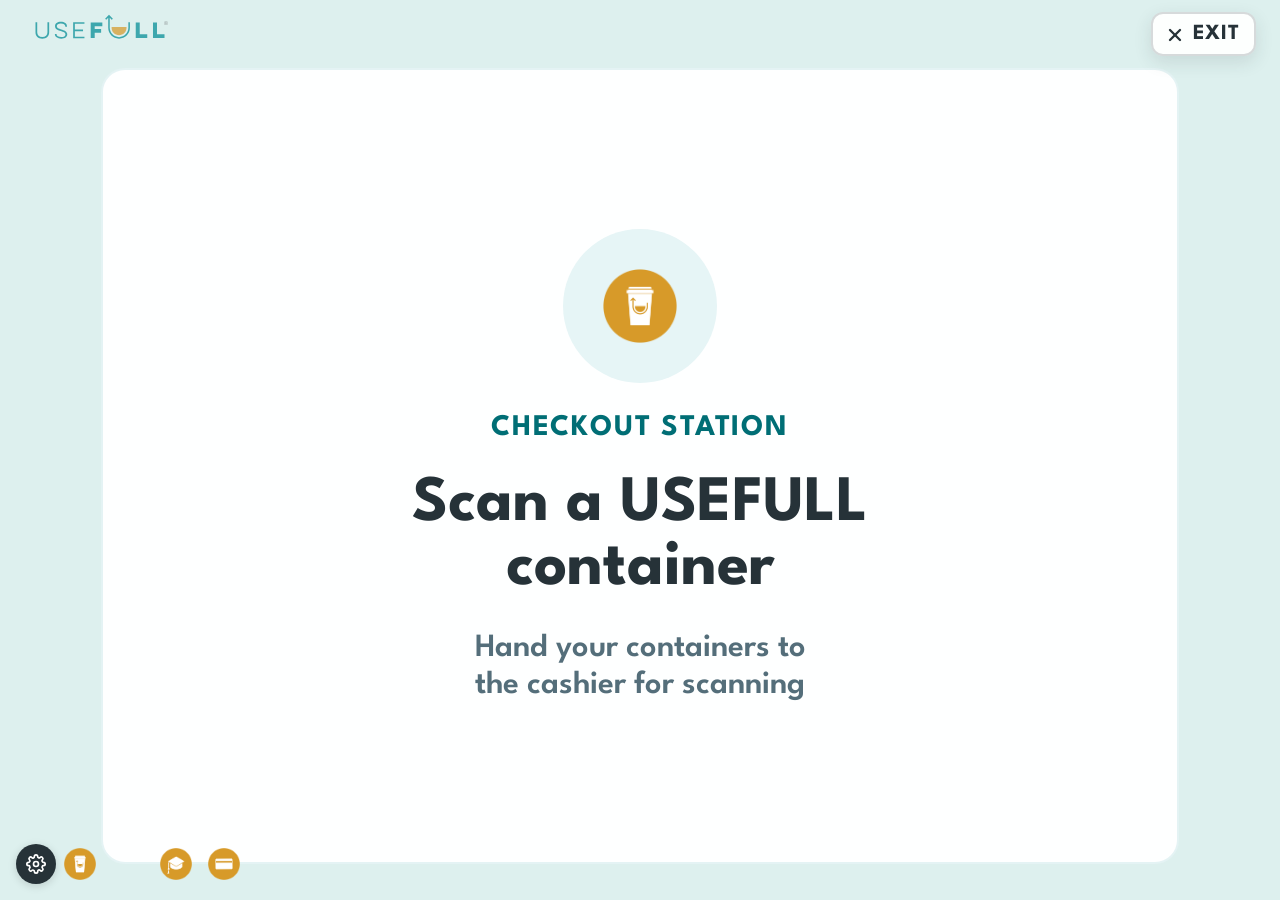
<file: index.html>
<!doctype html>
<html lang="en">
<head>
  <meta charset="utf-8" />
  <meta http-equiv="refresh" content="0;url=v4.html" />
  <title>Redirecting...</title>
  <script>
    window.location.replace('v4.html' + window.location.search + window.location.hash);
  </script>
</head>
<body>
  <a href="v4.html">Open V4</a>
  <a href="v3.html">Open V3</a>
</body>
</html>
</file>
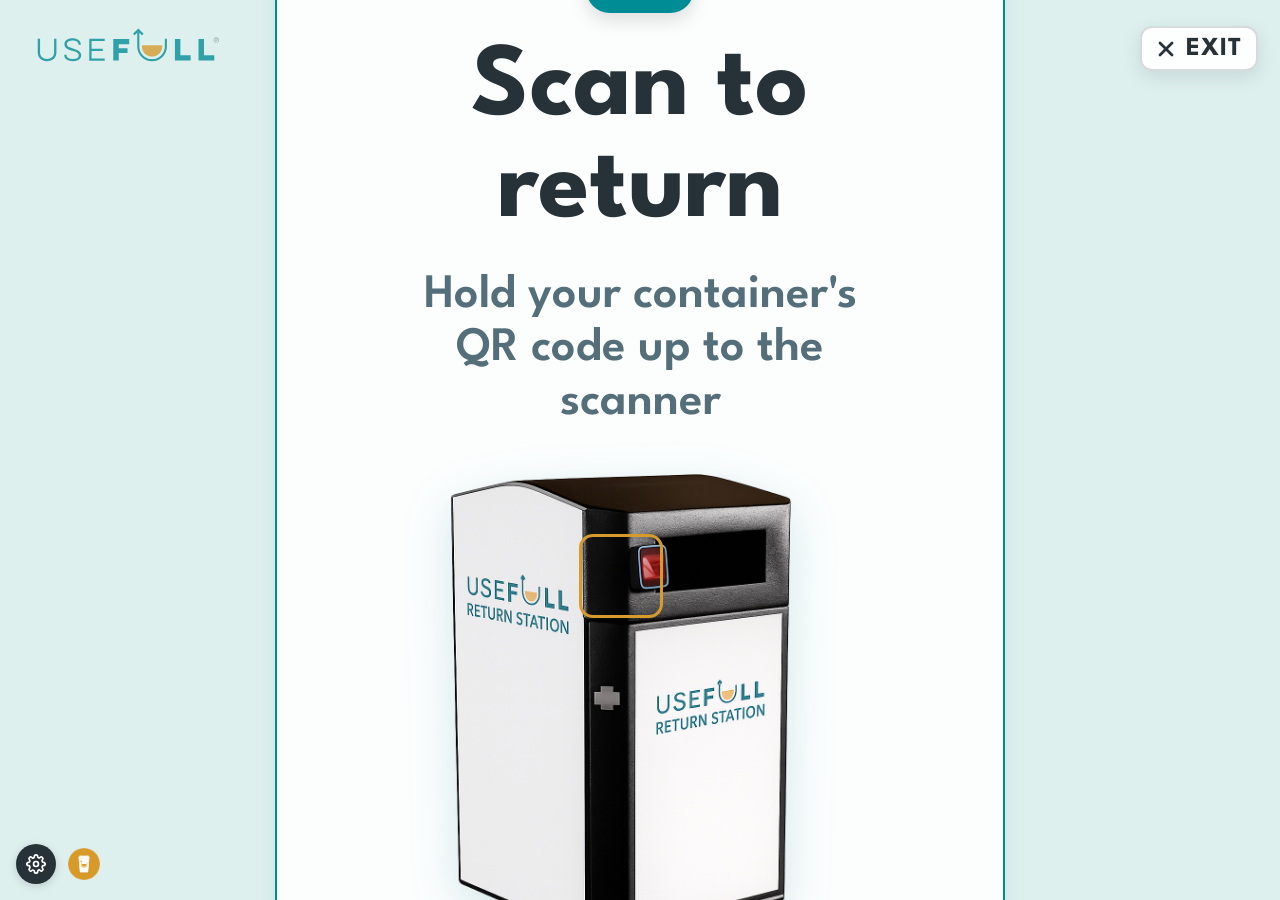
<file: return-station/index.html>
<!doctype html>
<html lang="en">
<head>
  <meta charset="utf-8" />
  <meta name="viewport" content="width=device-width, initial-scale=1, viewport-fit=cover, user-scalable=no" />
  <title>USEFULL Return Station</title>
  <meta name="theme-color" content="#DDF0EE" />
  <meta name="apple-mobile-web-app-capable" content="yes" />
  <meta name="mobile-web-app-capable" content="yes" />
  <meta name="apple-mobile-web-app-status-bar-style" content="black-translucent" />
  <meta name="apple-mobile-web-app-title" content="USEFULL Return" />
  <link rel="manifest" href="manifest.webmanifest" />
  <link rel="icon" type="image/png" href="../images/USEFULL-icons/icon-192.png" />
  <link rel="apple-touch-icon" href="../images/USEFULL-icons/icon-180.png" />
  <link rel="preconnect" href="https://fonts.googleapis.com" />
  <link rel="preconnect" href="https://fonts.gstatic.com" crossorigin />
  <link href="https://fonts.googleapis.com/css2?family=League+Spartan:wght@400;600;700&display=swap" rel="stylesheet" />
  <style>
    *, *::before, *::after { box-sizing: border-box; margin: 0; padding: 0; }

    /* Proxima Nova — body/UI font (replaces Roboto). Headings stay League Spartan. */
    @font-face {
      font-family: 'Proxima Nova';
      src: url('../fonts/Proxima-Nova-Font-Family/ProximaNova-Regular.ttf') format('truetype');
      font-weight: 400; font-style: normal; font-display: swap;
    }
    @font-face {
      font-family: 'Proxima Nova';
      src: url('../fonts/Proxima-Nova-Font-Family/ProximaNova-Medium.ttf') format('truetype');
      font-weight: 500; font-style: normal; font-display: swap;
    }
    @font-face {
      font-family: 'Proxima Nova';
      src: url('../fonts/Proxima-Nova-Font-Family/ProximaNova-Semibold.ttf') format('truetype');
      font-weight: 600; font-style: normal; font-display: swap;
    }
    @font-face {
      font-family: 'Proxima Nova';
      src: url('../fonts/Proxima-Nova-Font-Family/ProximaNova-Bold.ttf') format('truetype');
      font-weight: 700; font-style: normal; font-display: swap;
    }

    :root {
      --teal: #008C95;
      --golden: #D69A2D;
      --golden-light: #FBF1DC;
      --teal-dark: #006E75;
      --teal-light: #E6F5F6;
      --foam: #DDF0EE;
      --wave: #8FCCC8;
      --green: #2E7D32;
      --green-light: #E8F5E9;
      --slate: #263238;
      --slate-light: #546E7A;
      --gray-300: #D0D8DB;
      --white: #FFFFFF;
      --radius: 14px;
      --shadow-lg: 0 2px 12px rgba(0,0,0,0.10);
    }

    html, body {
      width: 100%;
      height: 100%;
      overflow: hidden;
      font-family: 'Proxima Nova', system-ui, sans-serif;
      color: var(--slate);
      -webkit-user-select: none;
      user-select: none;
      -webkit-tap-highlight-color: transparent;
    }

    /* ════════════════════════════════════════════════
       Portrait device frame (Galaxy Tab A9, 800×1340).
       Add ?bare=1 (or body.bare) to drop the frame and
       run edge-to-edge on the real tablet.
       ════════════════════════════════════════════════ */
    .device-mount {
      position: fixed;
      inset: 0;
      display: flex;
      align-items: center;
      justify-content: center;
      background: #c2ccd1;
      padding: 18px;
    }
    /* The frame is the tablet at TRUE design size (800×1340 screen + 16px
       bezel), then scaled down to fit the window via --frame-scale (set in
       JS). This makes the desktop preview a pixel-perfect miniature of the
       real tablet — identical wrapping/proportions to bare mode. */
    .device-frame {
      position: relative;
      width: 832px;   /* 800 screen + 16 bezel ×2 */
      height: 1372px; /* 1340 screen + 16 bezel ×2 */
      background: #0d0f10;
      border-radius: 46px;
      padding: 16px;
      box-shadow: 0 30px 70px rgba(0,0,0,0.45), inset 0 0 0 2px #303335;
      flex-shrink: 0;
      transform: scale(var(--frame-scale, 1));
      transform-origin: center center;
    }
    body.bare .device-mount { padding: 0; background: var(--foam); }
    body.bare .device-frame {
      width: 100%;
      height: 100%;
      border-radius: 0;
      padding: 0;
      box-shadow: none;
      background: transparent;
      transform: none;
    }

    /* ── App shell — fixed tablet resolution + size container ──
       container-type: size makes cqw/cqh/cqmin resolve against the app box
       (800×1340), so type/spacing scale to the tablet, not the browser. */
    .app {
      position: relative;
      display: flex;
      flex-direction: column;
      width: 800px;
      height: 1340px;
      container-type: size;
      background: var(--foam);
      border-radius: 32px;
      overflow: hidden;
    }
    body.bare .app { width: 100%; height: 100%; border-radius: 0; }

    .screen {
      flex: 1;
      display: flex;
      flex-direction: column;
      padding: 18px 22px 14px;
      overflow: hidden;
      min-height: 0;
    }

    /* ── Branding strip ────────────────────────────── */
    .brand-strip {
      display: grid;
      grid-template-columns: 1fr auto;
      align-items: center;
      padding: 4px 0 6px;
      flex-shrink: 0;
    }
    .brand-strip__logo {
      height: 52px;
      opacity: 0.78;
      justify-self: start;
      cursor: default;
    }
    .session-control { justify-self: end; min-height: 44px; display: flex; align-items: center; }
    .exit-btn {
      min-height: 44px;
      padding: 8px 14px 7px 12px;
      border: 2px solid rgba(38, 50, 56, 0.18);
      border-radius: 12px;
      background: rgba(255, 255, 255, 0.94);
      color: var(--slate);
      box-shadow: 0 6px 18px rgba(38, 50, 56, 0.12);
      display: inline-flex;
      align-items: center;
      gap: 8px;
      font-family: 'League Spartan', sans-serif;
      font-size: 26px;
      font-weight: 700;
      line-height: 1;
      cursor: pointer;
      text-transform: uppercase;
      letter-spacing: 0.04em;
    }
    .exit-btn svg { width: 24px; height: 24px; stroke-width: 2.8; flex-shrink: 0; }

    /* Auto-dismiss countdown pill (top-right on success) —
       pattern lifted from the v4 checkout session-countdown */
    .auto-countdown {
      min-width: 72px;
      height: 44px;
      padding: 8px 16px 6px;
      border-radius: 12px;
      background: rgba(255, 255, 255, 0.76);
      border: 1.5px solid rgba(0, 140, 149, 0.26);
      box-shadow: 0 3px 10px rgba(0, 140, 149, 0.10);
      display: inline-flex;
      align-items: baseline;
      justify-content: center;
      gap: 3px;
      backdrop-filter: blur(4px);
      -webkit-backdrop-filter: blur(4px);
    }
    .auto-countdown__value {
      font-size: 26px; line-height: 1; color: var(--teal);
      font-family: 'League Spartan', sans-serif; font-weight: 700;
    }
    .auto-countdown__unit {
      font-size: 15px; line-height: 1; color: rgba(0, 140, 149, 0.72);
      font-family: 'League Spartan', sans-serif; font-weight: 700; text-transform: uppercase;
    }

    /* ════════════════════════════════════════════════
       Shared white card + inset icon cap
       (templated from the checkout-station success card)
       ════════════════════════════════════════════════ */
    .card {
      position: relative;
      width: min(100%, 730px);
      display: flex;
      flex-direction: column;
      align-items: center;
      text-align: center;
      gap: 26px;
      padding: 80px 52px 48px;
      background: rgba(255, 255, 255, 0.92);
      border: 2px solid var(--teal);
      border-radius: var(--radius);
      box-shadow: 0 8px 24px rgba(0, 140, 149, 0.08);
    }
    .card-mark {
      position: absolute;
      top: -54px;
      left: 50%;
      transform: translateX(-50%);
      width: 108px;
      height: 108px;
      border-radius: 24px;
      display: flex;
      align-items: center;
      justify-content: center;
      box-shadow: 0 8px 18px rgba(0, 0, 0, 0.12);
      color: var(--white);
      z-index: 5;
    }
    .card-mark svg { width: 56%; height: 56%; display: block; }
    .card-mark--teal { background: var(--teal); }
    .card-mark--green { background: var(--green); box-shadow: 0 8px 18px rgba(46,125,50,0.22); }
    .card-mark--golden { background: var(--golden); box-shadow: 0 8px 18px rgba(214,154,45,0.24); }

    .card__title {
      font-family: 'League Spartan', sans-serif;
      font-weight: 700;
      line-height: 0.98;
      color: var(--slate);
    }
    .card__body {
      font-family: 'League Spartan', sans-serif;
      font-weight: 600;
      line-height: 1.12;
      color: var(--slate-light);
    }

    /* ── Idle card ─────────────────────────────────── */
    .center-wrap {
      flex: 1;
      min-height: 0;
      display: flex;
      flex-direction: column;
      align-items: center;
      justify-content: center; /* vertically center card + hint as a group */
      gap: 30px;
    }
    .idle-card__title { font-size: 104px; }
    .idle-card__sub { font-size: 48px; max-width: 18ch; }
    .idle-card__station {
      position: relative;
      width: 100%;
      margin-top: 18px;
      display: flex;
      align-items: center;
      justify-content: center;
      min-height: 0;
    }
    .idle-card__station img {
      max-height: 540px;
      max-width: 78%;
      width: auto;
      object-fit: contain;
      display: block;
      filter: drop-shadow(0 14px 24px rgba(0, 110, 117, 0.16));
    }
    /* Pulsing highlight over the QR reader on the rendering (tune to art) */
    .idle-card__pulse {
      position: absolute;
      top: 21%;
      left: 47%;
      width: 84px;
      height: 84px;
      transform: translate(-50%, -50%);
      border-radius: 14px;
      border: 3px solid var(--golden);
      animation: scanPulse 1.8s ease-out infinite;
      pointer-events: none;
    }
    @keyframes scanPulse {
      0%   { box-shadow: 0 0 0 0 rgba(214, 154, 45, 0.5); border-color: rgba(214,154,45,0.95); }
      70%  { box-shadow: 0 0 0 20px rgba(214, 154, 45, 0); border-color: rgba(214,154,45,0.55); }
      100% { box-shadow: 0 0 0 0 rgba(214, 154, 45, 0); border-color: rgba(214,154,45,0.95); }
    }

    /* ── Success card ──────────────────────────────── */
    /* Title is always slate — color comes from card color token, not success style */
    .success-card__title { font-size: 100px; letter-spacing: 0.01em; color: var(--slate); }
    .success-card__body { font-size: 46px; }

    /* Card color tokens — set by cardColor state, applied via data-card-color attr */
    [data-card-color="green"]  { border-color: var(--green); }
    [data-card-color="teal"]   { border-color: var(--teal); }
    [data-card-color="golden"] { border-color: var(--golden); }

    .tally-block {
      width: 100%;
      display: flex;
      flex-direction: column;
      align-items: center;
      gap: 4px;
      padding: 22px;
      border-radius: 12px;
      margin-top: 2px;
    }
    .tally-block__num { font-family: 'League Spartan', sans-serif; font-weight: 700; font-size: 84px; line-height: 1; }
    .tally-block__label { font-family: 'League Spartan', sans-serif; font-weight: 600; font-size: 34px; text-transform: uppercase; letter-spacing: 0.04em; color: var(--slate-light); text-wrap: balance; }
    /* Tally block colors by card color */
    [data-card-color="green"]  .tally-block { background: var(--green-light); }
    [data-card-color="green"]  .tally-block__num { color: var(--green); }
    [data-card-color="teal"]   .tally-block { background: var(--teal-light); }
    [data-card-color="teal"]   .tally-block__num { color: var(--teal-dark); }
    [data-card-color="golden"] .tally-block { background: var(--golden-light); }
    [data-card-color="golden"] .tally-block__num { color: #8C5A00; }

    /* Container name — confirms the specific container just counted.
       Sits below the counter card (its own line). */
    .container-name {
      font-family: 'League Spartan', sans-serif;
      font-weight: 700;
      font-size: 42px;
      line-height: 1.05;
    }
    [data-card-color="green"]  .container-name { color: var(--green); }
    [data-card-color="teal"]   .container-name { color: var(--teal-dark); }
    [data-card-color="golden"] .container-name { color: #8C5A00; }

    .success-note {
      font-family: 'Proxima Nova', sans-serif;
      font-weight: 500;
      font-size: 32px;
      line-height: 1.32;
      color: var(--slate-light);
      max-width: 26ch;
      text-wrap: balance;
    }
    .success-hint { font-family: 'League Spartan', sans-serif; font-weight: 600; font-size: 32px; color: var(--slate-light); opacity: 0.85; text-wrap: balance; }

    /* ── Scan "pop" feedback ───────────────────────────
       On each new scan: the tally box swells briefly and the
       number flashes larger so a 2nd/3rd scan is unmistakable. */
    .is-pop .tally-block { animation: tallyPop 0.45s cubic-bezier(.34,1.56,.64,1); }
    .is-pop .tally-block__num { animation: numPop 0.5s cubic-bezier(.34,1.56,.64,1); }
    .is-pop .container-name { animation: namePop 0.5s ease; }
    @keyframes tallyPop {
      0% { transform: scale(1); }
      35% { transform: scale(1.07); box-shadow: 0 8px 22px rgba(0,0,0,0.10); }
      100% { transform: scale(1); }
    }
    @keyframes numPop {
      0% { transform: scale(1); }
      30% { transform: scale(1.4); }
      100% { transform: scale(1); }
    }
    @keyframes namePop {
      0% { opacity: 0; transform: translateY(6px); }
      100% { opacity: 1; transform: translateY(0); }
    }

    /* ════════════════════════════════════════════════
       Exit access-code modal + toast (within frame)
       ════════════════════════════════════════════════ */
    .overlay {
      position: absolute; inset: 0; background: rgba(0,0,0,0.5);
      z-index: 200; display: flex; align-items: center; justify-content: center; padding: 24px;
      border-radius: inherit;
    }
    .overlay[hidden] { display: none; }
    .code-panel {
      background: var(--white); border-radius: var(--radius); padding: 28px 26px;
      width: min(420px, 92%); box-shadow: var(--shadow-lg); text-align: center;
    }
    .code-panel.is-error .code-input { border-color: #C62828; }
    .code-panel__title { font-family: 'League Spartan', sans-serif; font-size: 24px; font-weight: 700; color: var(--slate); margin-bottom: 18px; }
    .code-field { display: flex; gap: 8px; align-items: center; }
    .code-input { flex: 1; font-size: 24px; text-align: center; letter-spacing: 0.4em; padding: 12px; border: 2px solid var(--gray-300); border-radius: 10px; font-family: inherit; }
    .code-toggle { background: none; border: none; padding: 8px; cursor: pointer; color: var(--slate-light); }
    .code-toggle svg { width: 24px; height: 24px; }
    .code-error { color: #C62828; font-size: 14px; min-height: 18px; margin: 8px 0 0; }
    .code-actions { display: flex; gap: 10px; margin-top: 18px; }
    .code-action { flex: 1; padding: 12px; border-radius: 10px; font-family: 'League Spartan', sans-serif; font-size: 18px; font-weight: 700; cursor: pointer; border: 2px solid var(--gray-300); background: var(--white); color: var(--slate); }
    .code-action--submit { background: var(--teal); border-color: var(--teal); color: var(--white); }
    .code-action--submit:disabled { opacity: 0.45; cursor: default; }

    .toast {
      position: absolute; top: 20px; left: 50%; transform: translateX(-50%);
      background: var(--slate); color: var(--white); padding: 13px 20px; border-radius: 12px;
      font-size: 15px; z-index: 300; box-shadow: var(--shadow-lg); max-width: 88%; text-align: center;
    }
    .toast[hidden] { display: none; }

    /* ════════════════════════════════════════════════
       Settings wheel + popover (anchored inside frame)
       ════════════════════════════════════════════════ */
    /* Sim button sits right of the gear, same row */
    .sim-bar { position: absolute; bottom: 16px; left: 16px; z-index: 150; display: flex; align-items: center; gap: 8px; }
    .sim-btn {
      width: 40px; height: 40px; border-radius: 50%; border: none; background: none;
      cursor: pointer; display: flex; align-items: center; justify-content: center;
      transition: opacity 0.15s, transform 0.1s; padding: 0;
    }
    .sim-btn:active { transform: scale(0.92); }
    .sim-btn img { width: 32px; height: 32px; object-fit: contain; }
    body.controls-hidden .sim-bar { display: none; }
    .settings-wheel { position: relative; z-index: 150; }
    .settings-wheel__btn {
      width: 40px; height: 40px; border-radius: 50%; border: none; background: var(--slate);
      color: var(--white); cursor: pointer; display: flex; align-items: center; justify-content: center;
      box-shadow: 0 2px 8px rgba(0,0,0,0.15); transition: transform 0.3s ease;
    }
    .settings-wheel__btn:active { transform: scale(0.92); }
    .settings-wheel__btn svg { width: 20px; height: 20px; }
    .settings-wheel.is-open .settings-wheel__btn { transform: rotate(60deg); }
    .settings-popover {
      position: absolute; bottom: 50px; left: 0; background: var(--slate); color: var(--white);
      border-radius: 12px; padding: 18px 20px 20px; box-shadow: 0 4px 20px rgba(0,0,0,0.25);
      display: none; min-width: 280px;
    }
    .settings-wheel.is-open .settings-popover { display: block; }
    .settings-col { display: flex; flex-direction: column; gap: 12px; }
    .settings-col__heading { font-size: 11px; text-transform: uppercase; letter-spacing: 0.8px; color: rgba(255,255,255,0.45); font-weight: 700; padding-bottom: 4px; border-bottom: 1px solid rgba(255,255,255,0.1); }
    .settings-field { display: flex; flex-direction: column; gap: 4px; }
    .settings-label { font-size: 10px; text-transform: uppercase; letter-spacing: 0.5px; color: rgba(255,255,255,0.6); font-weight: 600; }
    .settings-select { background: rgba(255,255,255,0.12); border: 1px solid rgba(255,255,255,0.2); color: var(--white); padding: 6px 8px; border-radius: 6px; font-size: 13px; font-family: inherit; cursor: pointer; }
    .settings-select option { background: var(--slate); color: var(--white); }
    .settings-toggle { display: flex; border-radius: 8px; overflow: hidden; border: 1px solid rgba(255,255,255,0.2); }
    .settings-toggle__opt { flex: 1; padding: 8px 10px; font-size: 13px; font-weight: 600; font-family: inherit; text-align: center; cursor: pointer; border: none; background: transparent; color: rgba(255,255,255,0.5); transition: background 0.15s, color 0.15s; }
    .settings-toggle__opt.is-active { background: var(--teal); color: var(--white); }
    .settings-btn { padding: 9px 14px; border-radius: 8px; border: 1px solid var(--teal); background: var(--teal); color: var(--white); font-size: 14px; font-weight: 700; cursor: pointer; font-family: inherit; width: 100%; }
    .settings-btn:active { opacity: 0.85; }
    .settings-check { display: flex; align-items: center; gap: 8px; color: var(--white); font-size: 13px; cursor: pointer; }

    body.controls-hidden .settings-wheel { display: none; }
  </style>
</head>
<body>
  <div class="device-mount">
    <div class="device-frame">
      <div id="app" class="app">
        <main class="screen" id="screen"><!-- rendered by JS --></main>

        <!-- Exit access-code modal -->
        <div id="codeModal" class="overlay" hidden>
          <div class="code-panel" id="codePanel" role="dialog" aria-modal="true">
            <div class="code-panel__title">Enter the return station access code</div>
            <div class="code-field">
              <input class="code-input" id="codeInput" type="password" inputmode="numeric" pattern="[0-9]*" maxlength="4" autocomplete="off" placeholder="••••" />
              <button class="code-toggle" id="codeToggle" type="button" aria-label="Show code">
                <svg viewBox="0 0 24 24" fill="none" stroke="currentColor" stroke-width="2.1" stroke-linecap="round" stroke-linejoin="round"><path d="M1 12s4-8 11-8 11 8 11 8-4 8-11 8-11-8-11-8z"/><circle cx="12" cy="12" r="3"/></svg>
              </button>
            </div>
            <div class="code-error" id="codeError" aria-live="polite"></div>
            <div class="code-actions">
              <button class="code-action" id="codeCancel" type="button">Cancel</button>
              <button class="code-action code-action--submit" id="codeSubmit" type="button" disabled>Submit</button>
            </div>
          </div>
        </div>

        <div id="toast" class="toast" hidden>Success: you'd normally exit Return Station mode now</div>

        <!-- Controls bar: gear + container sim button -->
        <div class="sim-bar">
          <div id="settingsWheel" class="settings-wheel">
            <button id="settingsToggle" class="settings-wheel__btn" type="button" aria-label="Demo settings">
              <svg viewBox="0 0 24 24" fill="none" stroke="currentColor" stroke-width="2" stroke-linecap="round" stroke-linejoin="round">
                <circle cx="12" cy="12" r="3"/><path d="M19.4 15a1.65 1.65 0 0 0 .33 1.82l.06.06a2 2 0 0 1-2.83 2.83l-.06-.06a1.65 1.65 0 0 0-1.82-.33 1.65 1.65 0 0 0-1 1.51V21a2 2 0 0 1-4 0v-.09A1.65 1.65 0 0 0 9 19.4a1.65 1.65 0 0 0-1.82.33l-.06.06a2 2 0 0 1-2.83-2.83l.06-.06A1.65 1.65 0 0 0 4.68 15a1.65 1.65 0 0 0-1.51-1H3a2 2 0 0 1 0-4h.09A1.65 1.65 0 0 0 4.6 9a1.65 1.65 0 0 0-.33-1.82l-.06-.06a2 2 0 0 1 2.83-2.83l.06.06A1.65 1.65 0 0 0 9 4.68a1.65 1.65 0 0 0 1-1.51V3a2 2 0 0 1 4 0v.09a1.65 1.65 0 0 0 1 1.51 1.65 1.65 0 0 0 1.82-.33l.06-.06a2 2 0 0 1 2.83 2.83l-.06.06A1.65 1.65 0 0 0 19.4 9a1.65 1.65 0 0 0 1.51 1H21a2 2 0 0 1 0 4h-.09a1.65 1.65 0 0 0-1.51 1z"/>
              </svg>
            </button>
            <div class="settings-popover">
              <div class="settings-col">
                <div class="settings-col__heading">Return Station</div>

                <div class="settings-field">
                  <span class="settings-label">Wording preset</span>
                  <div class="settings-toggle" id="styleToggle">
                    <button class="settings-toggle__opt is-active" data-style="celebrate" type="button">Celebratory</button>
                    <button class="settings-toggle__opt" data-style="pending" type="button">Pending</button>
                  </div>
                </div>

                <div class="settings-field">
                  <span class="settings-label">Card color</span>
                  <div class="settings-toggle" id="cardColorToggle">
                    <button class="settings-toggle__opt" data-card="green" type="button">Green</button>
                    <button class="settings-toggle__opt is-active" data-card="teal" type="button">Teal</button>
                    <button class="settings-toggle__opt" data-card="golden" type="button">Golden</button>
                  </div>
                </div>

                <div class="settings-field">
                  <span class="settings-label">Auto-dismiss</span>
                  <select class="settings-select" id="dismissSelect">
                    <option value="0">Never ∞</option>
                    <option value="3" selected>3 seconds</option>
                    <option value="4">4 seconds</option>
                    <option value="5">5 seconds</option>
                    <option value="6">6 seconds</option>
                    <option value="8">8 seconds</option>
                    <option value="10">10 seconds</option>
                    <option value="15">15 seconds</option>
                  </select>
                </div>

                <label class="settings-check"><input type="checkbox" id="nameToggle" /> Show container name</label>
                <label class="settings-check"><input type="checkbox" id="popToggle" checked /> Pop effect on scan</label>
                <label class="settings-check"><input type="checkbox" id="soundToggle" checked /> Sound effects</label>
                <label class="settings-check"><input type="checkbox" id="frameToggle" /> Device frame (preview)</label>
              </div>
            </div>
          </div>
          <button class="sim-btn" id="simScanBtn" type="button" title="Simulate container scan">
            <img src="../images/interface-icons/Usefull-Icons-Golden_1_Cup.png" alt="Simulate container scan" />
          </button>
        </div>
      </div>
    </div>
  </div>

  <script>
    /* ═══════════════════════════════════════════════════════════════
       USEFULL Return Station — self-contained prototype
       Flow: IDLE → (scan) → SUCCESS → (auto-dismiss / Done) → IDLE
       The QR reader is hardware; scanning both initiates AND completes a
       return. No auth, no counter on idle. Each scan re-chimes, bumps the
       session tally, and restarts the auto-dismiss timer.
       ═══════════════════════════════════════════════════════════════ */
    const params = new URLSearchParams(location.search);
    /* Frame is OFF by default (fullscreen, as the PWA runs on the tablet).
       ?frame=1 starts with the preview frame on; the settings toggle flips it. */
    const startFramed = params.get('frame') === '1';
    document.body.classList.toggle('bare', !startFramed);

    const app = document.getElementById('app');
    const screen = document.getElementById('screen');

    /* ── State ─────────────────────────────────────── */
    let state = 'idle';            // 'idle' | 'success'
    let tally = 0;                 // containers returned this visit
    let successStyle = 'celebrate';// controls wording only
    let cardColor   = 'teal';      // 'green' | 'teal' | 'golden'
    let autoDismissSecs = 3;       // 0 = never
    let soundEnabled = true;
    let showName = false;          // show the scanned container's name
    let popEnabled = true;         // pop animation on each scan
    let dismissDeadline = 0;
    let dismissRaf = null;

    /* Whimsical container names (adjective · color · animal).
       Loops after the list is exhausted. */
    const CONTAINER_NAMES = [
      'Morose Indigo Albatross',
      'Plucky Crimson Otter',
      'Wistful Amber Heron',
      'Brisk Cobalt Marmot',
      'Sleepy Verdant Lynx',
      'Jolly Saffron Pelican',
      'Stoic Violet Badger',
      'Nimble Coral Ibis',
      'Gallant Teal Walrus',
      'Drowsy Scarlet Mongoose',
    ];
    function containerNameFor(n) {
      // n is 1-based tally; loop over the list
      return CONTAINER_NAMES[(n - 1) % CONTAINER_NAMES.length];
    }

    /* ── Sound (per-container scan chime from checkout station) ── */
    const SFX = { scan: new Audio('../sounds/successful-scan.m4a') };
    function playScanChime() {
      if (!soundEnabled) return;
      const s = SFX.scan;
      s.currentTime = 0;
      s.play().catch(() => {});
    }

    /* ── Icons (stroke inherits card-mark color) ───── */
    const ICON_BIN = `<svg viewBox="0 0 24 24" fill="none" stroke="currentColor" stroke-width="2" stroke-linecap="round" stroke-linejoin="round"><path d="M5 8h14l-1 12a2 2 0 0 1-2 2H8a2 2 0 0 1-2-2L5 8z"/><path d="M3.5 8h17"/><path d="M9 5a3 3 0 0 1 6 0"/><path d="M12 12.5v5"/><path d="M9.5 15l2.5-2.5 2.5 2.5"/></svg>`;
    const ICON_CHECK = `<svg viewBox="0 0 24 24" fill="none" stroke="currentColor" stroke-width="2.8" stroke-linecap="round" stroke-linejoin="round"><path d="M20 6 9 17l-5-5"/></svg>`;
    const ICON_RETURN = `<svg viewBox="0 0 24 24" fill="none" stroke="currentColor" stroke-width="2.2" stroke-linecap="round" stroke-linejoin="round"><path d="M3 12a9 9 0 1 0 3-6.7"/><path d="M3 4v5h5"/></svg>`;
    const ICON_EXIT = `<svg viewBox="0 0 24 24" fill="none" stroke="currentColor" stroke-linecap="round" stroke-linejoin="round"><path d="M18 6 6 18"/><path d="m6 6 12 12"/></svg>`;

    function brandStrip(rightHtml) {
      return `
        <div class="brand-strip">
          <img class="brand-strip__logo" id="brandLogo" src="../images/USEFULL-icons/USEFULL-Logo-Registered_Color.svg" alt="USEFULL" />
          <div class="session-control">${rightHtml || ''}</div>
        </div>`;
    }
    function exitControl() {
      return `<button class="exit-btn" id="exitBtn" type="button" aria-label="Exit Return Station mode">${ICON_EXIT}<span>Exit</span></button>`;
    }
    function countdownControl() {
      // Transparency timer — no Done button; the screen clears itself.
      if (autoDismissSecs === 0) return ''; // Never: nothing to count down
      return `
        <div class="auto-countdown" aria-label="Auto-dismiss countdown">
          <span class="auto-countdown__value" id="autoCountValue">${autoDismissSecs}</span>
          <span class="auto-countdown__unit">s</span>
        </div>`;
    }

    /* ── Renderers ─────────────────────────────────── */
    function renderIdle() {
      screen.innerHTML = `
        ${brandStrip(exitControl())}
        <div class="center-wrap">
          <section class="card idle-card">
            <div class="card-mark card-mark--teal">${ICON_BIN}</div>
            <h1 class="card__title idle-card__title">Scan to return</h1>
            <p class="card__body idle-card__sub">Hold your container's QR code up to the scanner</p>
            <div class="idle-card__station">
              <img src="returnstation-transparent.png" alt="USEFULL Return Station" />
              <div class="idle-card__pulse" aria-hidden="true"></div>
            </div>
          </section>
        </div>`;
      wireExit();
    }

    function renderSuccess(justScanned) {
      const isPending = successStyle === 'pending';
      const icon = isPending ? ICON_RETURN : ICON_CHECK;
      const title = isPending ? 'Return Pending' : 'Returned!';
      const body  = isPending ? 'Deposit your container in the bin below.' : 'Drop your container in the bin below.';
      const note  = isPending
        ? 'Your return will be validated when containers are collected.'
        : 'Your return will be confirmed once containers are collected.';
      const unit = tally === 1 ? 'container returned' : 'containers returned';
      const nameHtml = showName
        ? `<div class="container-name">${containerNameFor(tally)}</div>`
        : '';
      const popClass = (justScanned && popEnabled) ? ' is-pop' : '';

      screen.innerHTML = `
        ${brandStrip(countdownControl())}
        <div class="center-wrap${popClass}">
          <section class="card success-card" data-card-color="${cardColor}">
            <div class="card-mark card-mark--${cardColor}">${icon}</div>
            <h1 class="card__title success-card__title">${title}</h1>
            <p class="card__body success-card__body">${body}</p>
            <div class="tally-block">
              <span class="tally-block__num">${tally}</span>
              <span class="tally-block__label">${unit}</span>
            </div>
            ${nameHtml}
            <p class="success-note">${note}</p>
          </section>
          <span class="success-hint">Returning more containers? Just keep scanning.</span>
        </div>`;
      wireExit();
    }

    function render() { state === 'idle' ? renderIdle() : renderSuccess(false); }

    function goIdle() {
      stopDismissTimer();
      tally = 0;
      state = 'idle';
      render();
    }

    // A container was scanned at the hardware reader.
    function onScan() {
      tally += 1;
      playScanChime();
      state = 'success';
      renderSuccess(true);   // true → play the pop animation
      startDismissTimer();
    }

    /* ── Auto-dismiss countdown (drives the top-right pill) ── */
    function startDismissTimer() {
      stopDismissTimer();
      if (autoDismissSecs === 0) return; // Never mode — no timer
      dismissDeadline = Date.now() + autoDismissSecs * 1000;
      const tick = () => {
        const remaining = Math.max(0, dismissDeadline - Date.now());
        const secs = Math.ceil(remaining / 1000);
        const val = document.getElementById('autoCountValue');
        if (val) val.textContent = secs;
        if (remaining <= 0) { goIdle(); return; }
        dismissRaf = requestAnimationFrame(tick);
      };
      dismissRaf = requestAnimationFrame(tick);
    }
    function stopDismissTimer() {
      if (dismissRaf) cancelAnimationFrame(dismissRaf);
      dismissRaf = null;
    }

    /* Sync the card-color toggle to a given value */
    function syncCardColor(val) {
      cardColor = val;
      document.querySelectorAll('#cardColorToggle .settings-toggle__opt').forEach((o) => o.classList.toggle('is-active', o.dataset.card === val));
    }

    /* ── Exit access-code modal (matches checkout station) ── */
    const ACCESS_CODE = '1234';
    const codeModal = document.getElementById('codeModal');
    const codePanel = document.getElementById('codePanel');
    const codeInput = document.getElementById('codeInput');
    const codeToggle = document.getElementById('codeToggle');
    const codeError = document.getElementById('codeError');
    const codeSubmit = document.getElementById('codeSubmit');
    const codeCancel = document.getElementById('codeCancel');
    const toast = document.getElementById('toast');
    let toastTimer = null;

    function wireExit() {
      const btn = document.getElementById('exitBtn');
      if (btn) btn.onclick = openCodeModal;
    }
    function openCodeModal() {
      closeCodeModal();
      codeModal.hidden = false;
      setTimeout(() => codeInput.focus(), 80);
    }
    function closeCodeModal() {
      codeModal.hidden = true;
      codeInput.value = '';
      codeInput.type = 'password';
      codePanel.classList.remove('is-error');
      codeError.textContent = '';
      codeSubmit.disabled = true;
    }
    function submitCode() {
      if (codeInput.value.length !== 4) return;
      if (codeInput.value === ACCESS_CODE) { closeCodeModal(); showToast(); return; }
      codePanel.classList.add('is-error');
      codeError.textContent = 'Incorrect code, please try again.';
    }
    function showToast() {
      if (toastTimer) clearTimeout(toastTimer);
      toast.hidden = false;
      toastTimer = setTimeout(() => { toast.hidden = true; toastTimer = null; }, 2800);
    }
    codeInput.addEventListener('input', () => {
      codeInput.value = codeInput.value.replace(/\D/g, '').slice(0, 4);
      codeSubmit.disabled = codeInput.value.length !== 4;
      if (codeInput.value.length < 4) { codePanel.classList.remove('is-error'); codeError.textContent = ''; }
    });
    codeInput.addEventListener('keydown', (e) => { if (e.key === 'Enter') submitCode(); });
    codeToggle.onclick = () => { codeInput.type = codeInput.type === 'password' ? 'text' : 'password'; };
    codeSubmit.onclick = submitCode;
    codeCancel.onclick = closeCodeModal;
    codeModal.addEventListener('click', (e) => { if (e.target === codeModal) closeCodeModal(); });

    /* ── Settings wiring ───────────────────────────── */
    const settingsWheel = document.getElementById('settingsWheel');
    document.getElementById('settingsToggle').onclick = (e) => {
      e.stopPropagation();
      settingsWheel.classList.toggle('is-open');
    };
    document.addEventListener('click', (e) => {
      if (!settingsWheel.contains(e.target)) settingsWheel.classList.remove('is-open');
    });

    // Wording preset — presets a card color too, but doesn't lock it
    document.querySelectorAll('#styleToggle .settings-toggle__opt').forEach((opt) => {
      opt.onclick = () => {
        successStyle = opt.dataset.style;
        document.querySelectorAll('#styleToggle .settings-toggle__opt').forEach((o) => o.classList.toggle('is-active', o === opt));
        syncCardColor('teal'); // both presets default to teal; Bella can override
        if (state === 'success') { render(); startDismissTimer(); }
      };
    });

    // Card color
    document.querySelectorAll('#cardColorToggle .settings-toggle__opt').forEach((opt) => {
      opt.onclick = () => { syncCardColor(opt.dataset.card); if (state === 'success') render(); };
    });

    document.getElementById('dismissSelect').onchange = (e) => {
      autoDismissSecs = parseInt(e.target.value, 10);
      if (state === 'success') { render(); startDismissTimer(); }
    };
    document.getElementById('nameToggle').onchange = (e) => { showName = e.target.checked; if (state === 'success') render(); };
    document.getElementById('popToggle').onchange = (e) => { popEnabled = e.target.checked; };
    document.getElementById('soundToggle').onchange = (e) => { soundEnabled = e.target.checked; };
    document.getElementById('frameToggle').checked = startFramed;
    document.getElementById('frameToggle').onchange = (e) => {
      document.body.classList.toggle('bare', !e.target.checked);
      fitFrame();
    };
    document.getElementById('simScanBtn').onclick = () => { settingsWheel.classList.remove('is-open'); onScan(); };

    /* ── Screenshot mode: hide settings via "h" or logo tap; "s" scans ── */
    function toggleControls() { document.body.classList.toggle('controls-hidden'); }
    document.addEventListener('keydown', (e) => {
      if (codeInput.matches(':focus')) return;
      if (e.key === 'h') toggleControls();
      if (e.key === 's') onScan();
    });
    screen.addEventListener('click', (e) => { if (e.target.id === 'brandLogo') toggleControls(); });

    /* ── Device-frame scaling ──────────────────────────
       Shrink the true-size 832×1372 frame to fit the window so the desktop
       preview is a faithful miniature. No-op in bare mode (real tablet). */
    const FRAME_W = 832, FRAME_H = 1372;
    function fitFrame() {
      if (document.body.classList.contains('bare')) {
        document.documentElement.style.removeProperty('--frame-scale');
        return;
      }
      const mount = document.querySelector('.device-mount');
      const availW = mount.clientWidth - 36;  // 18px padding ×2
      const availH = mount.clientHeight - 36;
      const scale = Math.min(availW / FRAME_W, availH / FRAME_H, 1);
      document.documentElement.style.setProperty('--frame-scale', scale);
    }
    window.addEventListener('resize', fitFrame);
    fitFrame();

    /* ── Boot ──────────────────────────────────────── */
    render();
  </script>
</body>
</html>
</file>
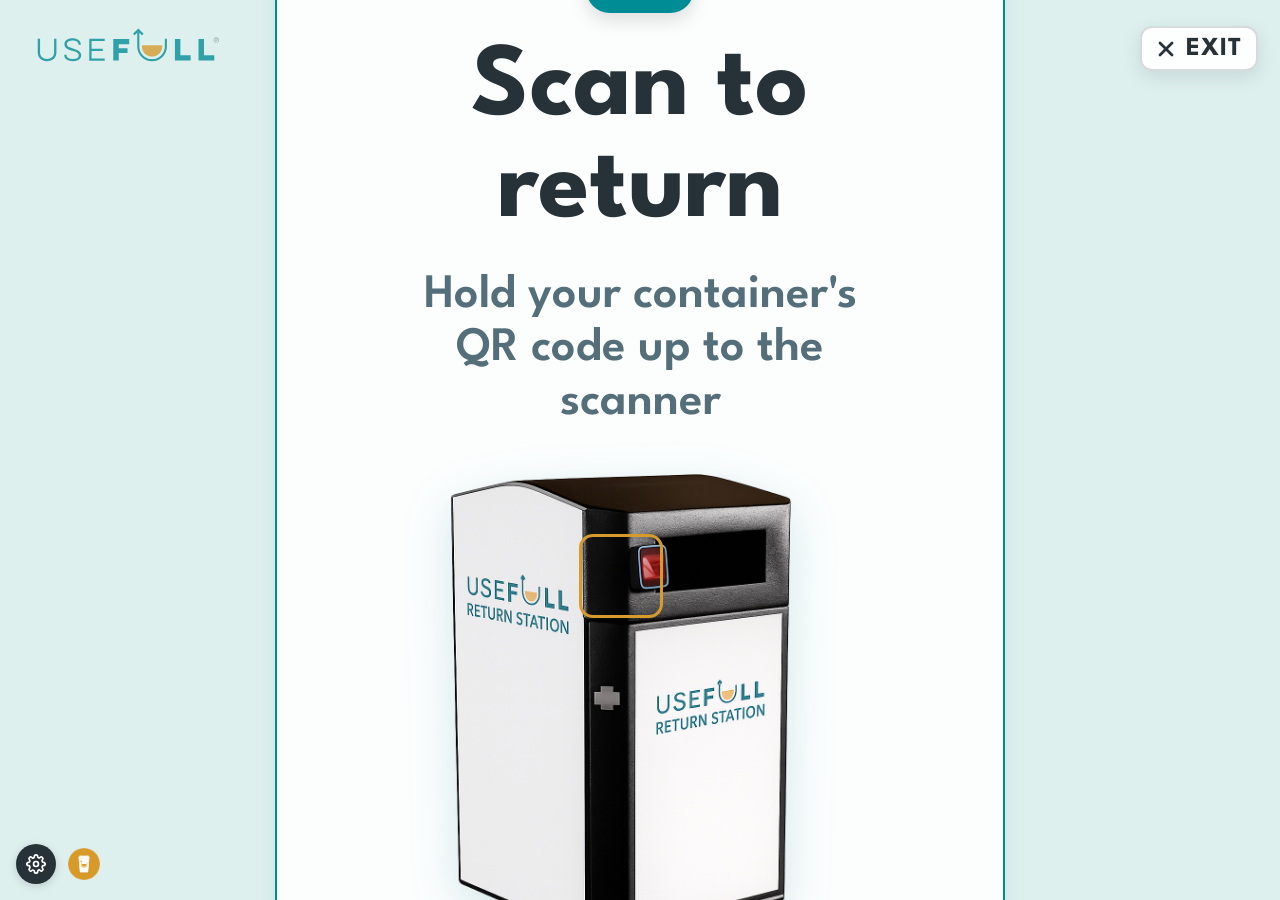
<file: handoff/jira-dev-handoff-return/prototype/index.html>
<!doctype html>
<html lang="en">
<head>
  <meta charset="utf-8" />
  <meta name="viewport" content="width=device-width, initial-scale=1, viewport-fit=cover, user-scalable=no" />
  <title>USEFULL Return Station</title>
  <meta name="theme-color" content="#DDF0EE" />
  <meta name="apple-mobile-web-app-capable" content="yes" />
  <meta name="mobile-web-app-capable" content="yes" />
  <meta name="apple-mobile-web-app-status-bar-style" content="black-translucent" />
  <meta name="apple-mobile-web-app-title" content="USEFULL Return" />
  <link rel="manifest" href="manifest.webmanifest" />
  <link rel="icon" type="image/png" href="../assets/images/USEFULL-icons/icon-192.png" />
  <link rel="apple-touch-icon" href="../assets/images/USEFULL-icons/icon-180.png" />
  <link rel="preconnect" href="https://fonts.googleapis.com" />
  <link rel="preconnect" href="https://fonts.gstatic.com" crossorigin />
  <link href="https://fonts.googleapis.com/css2?family=League+Spartan:wght@400;600;700&display=swap" rel="stylesheet" />
  <style>
    *, *::before, *::after { box-sizing: border-box; margin: 0; padding: 0; }

    /* Proxima Nova — body/UI font (replaces Roboto). Headings stay League Spartan. */
    @font-face {
      font-family: 'Proxima Nova';
      src: url('../assets/fonts/Proxima-Nova-Font-Family/ProximaNova-Regular.ttf') format('truetype');
      font-weight: 400; font-style: normal; font-display: swap;
    }
    @font-face {
      font-family: 'Proxima Nova';
      src: url('../assets/fonts/Proxima-Nova-Font-Family/ProximaNova-Medium.ttf') format('truetype');
      font-weight: 500; font-style: normal; font-display: swap;
    }
    @font-face {
      font-family: 'Proxima Nova';
      src: url('../assets/fonts/Proxima-Nova-Font-Family/ProximaNova-Semibold.ttf') format('truetype');
      font-weight: 600; font-style: normal; font-display: swap;
    }
    @font-face {
      font-family: 'Proxima Nova';
      src: url('../assets/fonts/Proxima-Nova-Font-Family/ProximaNova-Bold.ttf') format('truetype');
      font-weight: 700; font-style: normal; font-display: swap;
    }

    :root {
      --teal: #008C95;
      --golden: #D69A2D;
      --golden-light: #FBF1DC;
      --teal-dark: #006E75;
      --teal-light: #E6F5F6;
      --foam: #DDF0EE;
      --wave: #8FCCC8;
      --green: #2E7D32;
      --green-light: #E8F5E9;
      --slate: #263238;
      --slate-light: #546E7A;
      --gray-300: #D0D8DB;
      --white: #FFFFFF;
      --radius: 14px;
      --shadow-lg: 0 2px 12px rgba(0,0,0,0.10);
    }

    html, body {
      width: 100%;
      height: 100%;
      overflow: hidden;
      font-family: 'Proxima Nova', system-ui, sans-serif;
      color: var(--slate);
      -webkit-user-select: none;
      user-select: none;
      -webkit-tap-highlight-color: transparent;
    }

    /* ════════════════════════════════════════════════
       Portrait device frame (Galaxy Tab A9, 800×1340).
       Add ?bare=1 (or body.bare) to drop the frame and
       run edge-to-edge on the real tablet.
       ════════════════════════════════════════════════ */
    .device-mount {
      position: fixed;
      inset: 0;
      display: flex;
      align-items: center;
      justify-content: center;
      background: #c2ccd1;
      padding: 18px;
    }
    /* The frame is the tablet at TRUE design size (800×1340 screen + 16px
       bezel), then scaled down to fit the window via --frame-scale (set in
       JS). This makes the desktop preview a pixel-perfect miniature of the
       real tablet — identical wrapping/proportions to bare mode. */
    .device-frame {
      position: relative;
      width: 832px;   /* 800 screen + 16 bezel ×2 */
      height: 1372px; /* 1340 screen + 16 bezel ×2 */
      background: #0d0f10;
      border-radius: 46px;
      padding: 16px;
      box-shadow: 0 30px 70px rgba(0,0,0,0.45), inset 0 0 0 2px #303335;
      flex-shrink: 0;
      transform: scale(var(--frame-scale, 1));
      transform-origin: center center;
    }
    body.bare .device-mount { padding: 0; background: var(--foam); }
    body.bare .device-frame {
      width: 100%;
      height: 100%;
      border-radius: 0;
      padding: 0;
      box-shadow: none;
      background: transparent;
      transform: none;
    }

    /* ── App shell — fixed tablet resolution + size container ──
       container-type: size makes cqw/cqh/cqmin resolve against the app box
       (800×1340), so type/spacing scale to the tablet, not the browser. */
    .app {
      position: relative;
      display: flex;
      flex-direction: column;
      width: 800px;
      height: 1340px;
      container-type: size;
      background: var(--foam);
      border-radius: 32px;
      overflow: hidden;
    }
    body.bare .app { width: 100%; height: 100%; border-radius: 0; }

    .screen {
      flex: 1;
      display: flex;
      flex-direction: column;
      padding: 18px 22px 14px;
      overflow: hidden;
      min-height: 0;
    }

    /* ── Branding strip ────────────────────────────── */
    .brand-strip {
      display: grid;
      grid-template-columns: 1fr auto;
      align-items: center;
      padding: 4px 0 6px;
      flex-shrink: 0;
    }
    .brand-strip__logo {
      height: 52px;
      opacity: 0.78;
      justify-self: start;
      cursor: default;
    }
    .session-control { justify-self: end; min-height: 44px; display: flex; align-items: center; }
    .exit-btn {
      min-height: 44px;
      padding: 8px 14px 7px 12px;
      border: 2px solid rgba(38, 50, 56, 0.18);
      border-radius: 12px;
      background: rgba(255, 255, 255, 0.94);
      color: var(--slate);
      box-shadow: 0 6px 18px rgba(38, 50, 56, 0.12);
      display: inline-flex;
      align-items: center;
      gap: 8px;
      font-family: 'League Spartan', sans-serif;
      font-size: 26px;
      font-weight: 700;
      line-height: 1;
      cursor: pointer;
      text-transform: uppercase;
      letter-spacing: 0.04em;
    }
    .exit-btn svg { width: 24px; height: 24px; stroke-width: 2.8; flex-shrink: 0; }

    /* Auto-dismiss countdown pill (top-right on success) —
       pattern lifted from the v4 checkout session-countdown */
    .auto-countdown {
      min-width: 72px;
      height: 44px;
      padding: 8px 16px 6px;
      border-radius: 12px;
      background: rgba(255, 255, 255, 0.76);
      border: 1.5px solid rgba(0, 140, 149, 0.26);
      box-shadow: 0 3px 10px rgba(0, 140, 149, 0.10);
      display: inline-flex;
      align-items: baseline;
      justify-content: center;
      gap: 3px;
      backdrop-filter: blur(4px);
      -webkit-backdrop-filter: blur(4px);
    }
    .auto-countdown__value {
      font-size: 26px; line-height: 1; color: var(--teal);
      font-family: 'League Spartan', sans-serif; font-weight: 700;
    }
    .auto-countdown__unit {
      font-size: 15px; line-height: 1; color: rgba(0, 140, 149, 0.72);
      font-family: 'League Spartan', sans-serif; font-weight: 700; text-transform: uppercase;
    }

    /* ════════════════════════════════════════════════
       Shared white card + inset icon cap
       (templated from the checkout-station success card)
       ════════════════════════════════════════════════ */
    .card {
      position: relative;
      width: min(100%, 730px);
      display: flex;
      flex-direction: column;
      align-items: center;
      text-align: center;
      gap: 26px;
      padding: 80px 52px 48px;
      background: rgba(255, 255, 255, 0.92);
      border: 2px solid var(--teal);
      border-radius: var(--radius);
      box-shadow: 0 8px 24px rgba(0, 140, 149, 0.08);
    }
    .card-mark {
      position: absolute;
      top: -54px;
      left: 50%;
      transform: translateX(-50%);
      width: 108px;
      height: 108px;
      border-radius: 24px;
      display: flex;
      align-items: center;
      justify-content: center;
      box-shadow: 0 8px 18px rgba(0, 0, 0, 0.12);
      color: var(--white);
      z-index: 5;
    }
    .card-mark svg { width: 56%; height: 56%; display: block; }
    .card-mark--teal { background: var(--teal); }
    .card-mark--green { background: var(--green); box-shadow: 0 8px 18px rgba(46,125,50,0.22); }
    .card-mark--golden { background: var(--golden); box-shadow: 0 8px 18px rgba(214,154,45,0.24); }

    .card__title {
      font-family: 'League Spartan', sans-serif;
      font-weight: 700;
      line-height: 0.98;
      color: var(--slate);
    }
    .card__body {
      font-family: 'League Spartan', sans-serif;
      font-weight: 600;
      line-height: 1.12;
      color: var(--slate-light);
    }

    /* ── Idle card ─────────────────────────────────── */
    .center-wrap {
      flex: 1;
      min-height: 0;
      display: flex;
      flex-direction: column;
      align-items: center;
      justify-content: center; /* vertically center card + hint as a group */
      gap: 30px;
    }
    .idle-card__title { font-size: 104px; }
    .idle-card__sub { font-size: 48px; max-width: 18ch; }
    .idle-card__station {
      position: relative;
      width: 100%;
      margin-top: 18px;
      display: flex;
      align-items: center;
      justify-content: center;
      min-height: 0;
    }
    .idle-card__station img {
      max-height: 540px;
      max-width: 78%;
      width: auto;
      object-fit: contain;
      display: block;
      filter: drop-shadow(0 14px 24px rgba(0, 110, 117, 0.16));
    }
    /* Pulsing highlight over the QR reader on the rendering (tune to art) */
    .idle-card__pulse {
      position: absolute;
      top: 21%;
      left: 47%;
      width: 84px;
      height: 84px;
      transform: translate(-50%, -50%);
      border-radius: 14px;
      border: 3px solid var(--golden);
      animation: scanPulse 1.8s ease-out infinite;
      pointer-events: none;
    }
    @keyframes scanPulse {
      0%   { box-shadow: 0 0 0 0 rgba(214, 154, 45, 0.5); border-color: rgba(214,154,45,0.95); }
      70%  { box-shadow: 0 0 0 20px rgba(214, 154, 45, 0); border-color: rgba(214,154,45,0.55); }
      100% { box-shadow: 0 0 0 0 rgba(214, 154, 45, 0); border-color: rgba(214,154,45,0.95); }
    }

    /* ── Success card ──────────────────────────────── */
    /* Title is always slate — color comes from card color token, not success style */
    .success-card__title { font-size: 100px; letter-spacing: 0.01em; color: var(--slate); }
    .success-card__body { font-size: 46px; }

    /* Card color tokens — set by cardColor state, applied via data-card-color attr */
    [data-card-color="green"]  { border-color: var(--green); }
    [data-card-color="teal"]   { border-color: var(--teal); }
    [data-card-color="golden"] { border-color: var(--golden); }

    .tally-block {
      width: 100%;
      display: flex;
      flex-direction: column;
      align-items: center;
      gap: 4px;
      padding: 22px;
      border-radius: 12px;
      margin-top: 2px;
    }
    .tally-block__num { font-family: 'League Spartan', sans-serif; font-weight: 700; font-size: 84px; line-height: 1; }
    .tally-block__label { font-family: 'League Spartan', sans-serif; font-weight: 600; font-size: 34px; text-transform: uppercase; letter-spacing: 0.04em; color: var(--slate-light); text-wrap: balance; }
    /* Tally block colors by card color */
    [data-card-color="green"]  .tally-block { background: var(--green-light); }
    [data-card-color="green"]  .tally-block__num { color: var(--green); }
    [data-card-color="teal"]   .tally-block { background: var(--teal-light); }
    [data-card-color="teal"]   .tally-block__num { color: var(--teal-dark); }
    [data-card-color="golden"] .tally-block { background: var(--golden-light); }
    [data-card-color="golden"] .tally-block__num { color: #8C5A00; }

    /* Container name — confirms the specific container just counted.
       Sits below the counter card (its own line). */
    .container-name {
      font-family: 'League Spartan', sans-serif;
      font-weight: 700;
      font-size: 42px;
      line-height: 1.05;
    }
    [data-card-color="green"]  .container-name { color: var(--green); }
    [data-card-color="teal"]   .container-name { color: var(--teal-dark); }
    [data-card-color="golden"] .container-name { color: #8C5A00; }

    .success-note {
      font-family: 'Proxima Nova', sans-serif;
      font-weight: 500;
      font-size: 32px;
      line-height: 1.32;
      color: var(--slate-light);
      max-width: 26ch;
      text-wrap: balance;
    }
    .success-hint { font-family: 'League Spartan', sans-serif; font-weight: 600; font-size: 32px; color: var(--slate-light); opacity: 0.85; text-wrap: balance; }

    /* ── Scan "pop" feedback ───────────────────────────
       On each new scan: the tally box swells briefly and the
       number flashes larger so a 2nd/3rd scan is unmistakable. */
    .is-pop .tally-block { animation: tallyPop 0.45s cubic-bezier(.34,1.56,.64,1); }
    .is-pop .tally-block__num { animation: numPop 0.5s cubic-bezier(.34,1.56,.64,1); }
    .is-pop .container-name { animation: namePop 0.5s ease; }
    @keyframes tallyPop {
      0% { transform: scale(1); }
      35% { transform: scale(1.07); box-shadow: 0 8px 22px rgba(0,0,0,0.10); }
      100% { transform: scale(1); }
    }
    @keyframes numPop {
      0% { transform: scale(1); }
      30% { transform: scale(1.4); }
      100% { transform: scale(1); }
    }
    @keyframes namePop {
      0% { opacity: 0; transform: translateY(6px); }
      100% { opacity: 1; transform: translateY(0); }
    }

    /* ════════════════════════════════════════════════
       Exit access-code modal + toast (within frame)
       ════════════════════════════════════════════════ */
    .overlay {
      position: absolute; inset: 0; background: rgba(0,0,0,0.5);
      z-index: 200; display: flex; align-items: center; justify-content: center; padding: 24px;
      border-radius: inherit;
    }
    .overlay[hidden] { display: none; }
    .code-panel {
      background: var(--white); border-radius: var(--radius); padding: 28px 26px;
      width: min(420px, 92%); box-shadow: var(--shadow-lg); text-align: center;
    }
    .code-panel.is-error .code-input { border-color: #C62828; }
    .code-panel__title { font-family: 'League Spartan', sans-serif; font-size: 24px; font-weight: 700; color: var(--slate); margin-bottom: 18px; }
    .code-field { display: flex; gap: 8px; align-items: center; }
    .code-input { flex: 1; font-size: 24px; text-align: center; letter-spacing: 0.4em; padding: 12px; border: 2px solid var(--gray-300); border-radius: 10px; font-family: inherit; }
    .code-toggle { background: none; border: none; padding: 8px; cursor: pointer; color: var(--slate-light); }
    .code-toggle svg { width: 24px; height: 24px; }
    .code-error { color: #C62828; font-size: 14px; min-height: 18px; margin: 8px 0 0; }
    .code-actions { display: flex; gap: 10px; margin-top: 18px; }
    .code-action { flex: 1; padding: 12px; border-radius: 10px; font-family: 'League Spartan', sans-serif; font-size: 18px; font-weight: 700; cursor: pointer; border: 2px solid var(--gray-300); background: var(--white); color: var(--slate); }
    .code-action--submit { background: var(--teal); border-color: var(--teal); color: var(--white); }
    .code-action--submit:disabled { opacity: 0.45; cursor: default; }

    .toast {
      position: absolute; top: 20px; left: 50%; transform: translateX(-50%);
      background: var(--slate); color: var(--white); padding: 13px 20px; border-radius: 12px;
      font-size: 15px; z-index: 300; box-shadow: var(--shadow-lg); max-width: 88%; text-align: center;
    }
    .toast[hidden] { display: none; }

    /* ════════════════════════════════════════════════
       Settings wheel + popover (anchored inside frame)
       ════════════════════════════════════════════════ */
    /* Sim button sits right of the gear, same row */
    .sim-bar { position: absolute; bottom: 16px; left: 16px; z-index: 150; display: flex; align-items: center; gap: 8px; }
    .sim-btn {
      width: 40px; height: 40px; border-radius: 50%; border: none; background: none;
      cursor: pointer; display: flex; align-items: center; justify-content: center;
      transition: opacity 0.15s, transform 0.1s; padding: 0;
    }
    .sim-btn:active { transform: scale(0.92); }
    .sim-btn img { width: 32px; height: 32px; object-fit: contain; }
    body.controls-hidden .sim-bar { display: none; }
    .settings-wheel { position: relative; z-index: 150; }
    .settings-wheel__btn {
      width: 40px; height: 40px; border-radius: 50%; border: none; background: var(--slate);
      color: var(--white); cursor: pointer; display: flex; align-items: center; justify-content: center;
      box-shadow: 0 2px 8px rgba(0,0,0,0.15); transition: transform 0.3s ease;
    }
    .settings-wheel__btn:active { transform: scale(0.92); }
    .settings-wheel__btn svg { width: 20px; height: 20px; }
    .settings-wheel.is-open .settings-wheel__btn { transform: rotate(60deg); }
    .settings-popover {
      position: absolute; bottom: 50px; left: 0; background: var(--slate); color: var(--white);
      border-radius: 12px; padding: 18px 20px 20px; box-shadow: 0 4px 20px rgba(0,0,0,0.25);
      display: none; min-width: 280px;
    }
    .settings-wheel.is-open .settings-popover { display: block; }
    .settings-col { display: flex; flex-direction: column; gap: 12px; }
    .settings-col__heading { font-size: 11px; text-transform: uppercase; letter-spacing: 0.8px; color: rgba(255,255,255,0.45); font-weight: 700; padding-bottom: 4px; border-bottom: 1px solid rgba(255,255,255,0.1); }
    .settings-field { display: flex; flex-direction: column; gap: 4px; }
    .settings-label { font-size: 10px; text-transform: uppercase; letter-spacing: 0.5px; color: rgba(255,255,255,0.6); font-weight: 600; }
    .settings-select { background: rgba(255,255,255,0.12); border: 1px solid rgba(255,255,255,0.2); color: var(--white); padding: 6px 8px; border-radius: 6px; font-size: 13px; font-family: inherit; cursor: pointer; }
    .settings-select option { background: var(--slate); color: var(--white); }
    .settings-toggle { display: flex; border-radius: 8px; overflow: hidden; border: 1px solid rgba(255,255,255,0.2); }
    .settings-toggle__opt { flex: 1; padding: 8px 10px; font-size: 13px; font-weight: 600; font-family: inherit; text-align: center; cursor: pointer; border: none; background: transparent; color: rgba(255,255,255,0.5); transition: background 0.15s, color 0.15s; }
    .settings-toggle__opt.is-active { background: var(--teal); color: var(--white); }
    .settings-btn { padding: 9px 14px; border-radius: 8px; border: 1px solid var(--teal); background: var(--teal); color: var(--white); font-size: 14px; font-weight: 700; cursor: pointer; font-family: inherit; width: 100%; }
    .settings-btn:active { opacity: 0.85; }
    .settings-check { display: flex; align-items: center; gap: 8px; color: var(--white); font-size: 13px; cursor: pointer; }

    body.controls-hidden .settings-wheel { display: none; }
  </style>
</head>
<body>
  <div class="device-mount">
    <div class="device-frame">
      <div id="app" class="app">
        <main class="screen" id="screen"><!-- rendered by JS --></main>

        <!-- Exit access-code modal -->
        <div id="codeModal" class="overlay" hidden>
          <div class="code-panel" id="codePanel" role="dialog" aria-modal="true">
            <div class="code-panel__title">Enter the return station access code</div>
            <div class="code-field">
              <input class="code-input" id="codeInput" type="password" inputmode="numeric" pattern="[0-9]*" maxlength="4" autocomplete="off" placeholder="••••" />
              <button class="code-toggle" id="codeToggle" type="button" aria-label="Show code">
                <svg viewBox="0 0 24 24" fill="none" stroke="currentColor" stroke-width="2.1" stroke-linecap="round" stroke-linejoin="round"><path d="M1 12s4-8 11-8 11 8 11 8-4 8-11 8-11-8-11-8z"/><circle cx="12" cy="12" r="3"/></svg>
              </button>
            </div>
            <div class="code-error" id="codeError" aria-live="polite"></div>
            <div class="code-actions">
              <button class="code-action" id="codeCancel" type="button">Cancel</button>
              <button class="code-action code-action--submit" id="codeSubmit" type="button" disabled>Submit</button>
            </div>
          </div>
        </div>

        <div id="toast" class="toast" hidden>Success: you'd normally exit Return Station mode now</div>

        <!-- Controls bar: gear + container sim button -->
        <div class="sim-bar">
          <div id="settingsWheel" class="settings-wheel">
            <button id="settingsToggle" class="settings-wheel__btn" type="button" aria-label="Demo settings">
              <svg viewBox="0 0 24 24" fill="none" stroke="currentColor" stroke-width="2" stroke-linecap="round" stroke-linejoin="round">
                <circle cx="12" cy="12" r="3"/><path d="M19.4 15a1.65 1.65 0 0 0 .33 1.82l.06.06a2 2 0 0 1-2.83 2.83l-.06-.06a1.65 1.65 0 0 0-1.82-.33 1.65 1.65 0 0 0-1 1.51V21a2 2 0 0 1-4 0v-.09A1.65 1.65 0 0 0 9 19.4a1.65 1.65 0 0 0-1.82.33l-.06.06a2 2 0 0 1-2.83-2.83l.06-.06A1.65 1.65 0 0 0 4.68 15a1.65 1.65 0 0 0-1.51-1H3a2 2 0 0 1 0-4h.09A1.65 1.65 0 0 0 4.6 9a1.65 1.65 0 0 0-.33-1.82l-.06-.06a2 2 0 0 1 2.83-2.83l.06.06A1.65 1.65 0 0 0 9 4.68a1.65 1.65 0 0 0 1-1.51V3a2 2 0 0 1 4 0v.09a1.65 1.65 0 0 0 1 1.51 1.65 1.65 0 0 0 1.82-.33l.06-.06a2 2 0 0 1 2.83 2.83l-.06.06A1.65 1.65 0 0 0 19.4 9a1.65 1.65 0 0 0 1.51 1H21a2 2 0 0 1 0 4h-.09a1.65 1.65 0 0 0-1.51 1z"/>
              </svg>
            </button>
            <div class="settings-popover">
              <div class="settings-col">
                <div class="settings-col__heading">Return Station</div>

                <div class="settings-field">
                  <span class="settings-label">Wording preset</span>
                  <div class="settings-toggle" id="styleToggle">
                    <button class="settings-toggle__opt is-active" data-style="celebrate" type="button">Celebratory</button>
                    <button class="settings-toggle__opt" data-style="pending" type="button">Pending</button>
                  </div>
                </div>

                <div class="settings-field">
                  <span class="settings-label">Card color</span>
                  <div class="settings-toggle" id="cardColorToggle">
                    <button class="settings-toggle__opt" data-card="green" type="button">Green</button>
                    <button class="settings-toggle__opt is-active" data-card="teal" type="button">Teal</button>
                    <button class="settings-toggle__opt" data-card="golden" type="button">Golden</button>
                  </div>
                </div>

                <div class="settings-field">
                  <span class="settings-label">Auto-dismiss</span>
                  <select class="settings-select" id="dismissSelect">
                    <option value="0">Never ∞</option>
                    <option value="3" selected>3 seconds</option>
                    <option value="4">4 seconds</option>
                    <option value="5">5 seconds</option>
                    <option value="6">6 seconds</option>
                    <option value="8">8 seconds</option>
                    <option value="10">10 seconds</option>
                    <option value="15">15 seconds</option>
                  </select>
                </div>

                <label class="settings-check"><input type="checkbox" id="nameToggle" /> Show container name</label>
                <label class="settings-check"><input type="checkbox" id="popToggle" checked /> Pop effect on scan</label>
                <label class="settings-check"><input type="checkbox" id="soundToggle" checked /> Sound effects</label>
                <label class="settings-check"><input type="checkbox" id="frameToggle" /> Device frame (preview)</label>
              </div>
            </div>
          </div>
          <button class="sim-btn" id="simScanBtn" type="button" title="Simulate container scan">
            <img src="../assets/images/interface-icons/Usefull-Icons-Golden_1_Cup.png" alt="Simulate container scan" />
          </button>
        </div>
      </div>
    </div>
  </div>

  <script>
    /* ═══════════════════════════════════════════════════════════════
       USEFULL Return Station — self-contained prototype
       Flow: IDLE → (scan) → SUCCESS → (auto-dismiss / Done) → IDLE
       The QR reader is hardware; scanning both initiates AND completes a
       return. No auth, no counter on idle. Each scan re-chimes, bumps the
       session tally, and restarts the auto-dismiss timer.
       ═══════════════════════════════════════════════════════════════ */
    const params = new URLSearchParams(location.search);
    /* Frame is OFF by default (fullscreen, as the PWA runs on the tablet).
       ?frame=1 starts with the preview frame on; the settings toggle flips it. */
    const startFramed = params.get('frame') === '1';
    document.body.classList.toggle('bare', !startFramed);

    const app = document.getElementById('app');
    const screen = document.getElementById('screen');

    /* ── State ─────────────────────────────────────── */
    let state = 'idle';            // 'idle' | 'success'
    let tally = 0;                 // containers returned this visit
    let successStyle = 'celebrate';// controls wording only
    let cardColor   = 'teal';      // 'green' | 'teal' | 'golden'
    let autoDismissSecs = 3;       // 0 = never
    let soundEnabled = true;
    let showName = false;          // show the scanned container's name
    let popEnabled = true;         // pop animation on each scan
    let dismissDeadline = 0;
    let dismissRaf = null;

    /* Whimsical container names (adjective · color · animal).
       Loops after the list is exhausted. */
    const CONTAINER_NAMES = [
      'Morose Indigo Albatross',
      'Plucky Crimson Otter',
      'Wistful Amber Heron',
      'Brisk Cobalt Marmot',
      'Sleepy Verdant Lynx',
      'Jolly Saffron Pelican',
      'Stoic Violet Badger',
      'Nimble Coral Ibis',
      'Gallant Teal Walrus',
      'Drowsy Scarlet Mongoose',
    ];
    function containerNameFor(n) {
      // n is 1-based tally; loop over the list
      return CONTAINER_NAMES[(n - 1) % CONTAINER_NAMES.length];
    }

    /* ── Sound (per-container scan chime from checkout station) ── */
    const SFX = { scan: new Audio('../assets/sounds/successful-scan.m4a') };
    function playScanChime() {
      if (!soundEnabled) return;
      const s = SFX.scan;
      s.currentTime = 0;
      s.play().catch(() => {});
    }

    /* ── Icons (stroke inherits card-mark color) ───── */
    const ICON_BIN = `<svg viewBox="0 0 24 24" fill="none" stroke="currentColor" stroke-width="2" stroke-linecap="round" stroke-linejoin="round"><path d="M5 8h14l-1 12a2 2 0 0 1-2 2H8a2 2 0 0 1-2-2L5 8z"/><path d="M3.5 8h17"/><path d="M9 5a3 3 0 0 1 6 0"/><path d="M12 12.5v5"/><path d="M9.5 15l2.5-2.5 2.5 2.5"/></svg>`;
    const ICON_CHECK = `<svg viewBox="0 0 24 24" fill="none" stroke="currentColor" stroke-width="2.8" stroke-linecap="round" stroke-linejoin="round"><path d="M20 6 9 17l-5-5"/></svg>`;
    const ICON_RETURN = `<svg viewBox="0 0 24 24" fill="none" stroke="currentColor" stroke-width="2.2" stroke-linecap="round" stroke-linejoin="round"><path d="M3 12a9 9 0 1 0 3-6.7"/><path d="M3 4v5h5"/></svg>`;
    const ICON_EXIT = `<svg viewBox="0 0 24 24" fill="none" stroke="currentColor" stroke-linecap="round" stroke-linejoin="round"><path d="M18 6 6 18"/><path d="m6 6 12 12"/></svg>`;

    function brandStrip(rightHtml) {
      return `
        <div class="brand-strip">
          <img class="brand-strip__logo" id="brandLogo" src="../assets/images/USEFULL-icons/USEFULL-Logo-Registered_Color.svg" alt="USEFULL" />
          <div class="session-control">${rightHtml || ''}</div>
        </div>`;
    }
    function exitControl() {
      return `<button class="exit-btn" id="exitBtn" type="button" aria-label="Exit Return Station mode">${ICON_EXIT}<span>Exit</span></button>`;
    }
    function countdownControl() {
      // Transparency timer — no Done button; the screen clears itself.
      if (autoDismissSecs === 0) return ''; // Never: nothing to count down
      return `
        <div class="auto-countdown" aria-label="Auto-dismiss countdown">
          <span class="auto-countdown__value" id="autoCountValue">${autoDismissSecs}</span>
          <span class="auto-countdown__unit">s</span>
        </div>`;
    }

    /* ── Renderers ─────────────────────────────────── */
    function renderIdle() {
      screen.innerHTML = `
        ${brandStrip(exitControl())}
        <div class="center-wrap">
          <section class="card idle-card">
            <div class="card-mark card-mark--teal">${ICON_BIN}</div>
            <h1 class="card__title idle-card__title">Scan to return</h1>
            <p class="card__body idle-card__sub">Hold your container's QR code up to the scanner</p>
            <div class="idle-card__station">
              <img src="returnstation-transparent.png" alt="USEFULL Return Station" />
              <div class="idle-card__pulse" aria-hidden="true"></div>
            </div>
          </section>
        </div>`;
      wireExit();
    }

    function renderSuccess(justScanned) {
      const isPending = successStyle === 'pending';
      const icon = isPending ? ICON_RETURN : ICON_CHECK;
      const title = isPending ? 'Return Pending' : 'Returned!';
      const body  = isPending ? 'Deposit your container in the bin below.' : 'Drop your container in the bin below.';
      const note  = isPending
        ? 'Your return will be validated when containers are collected.'
        : 'Your return will be confirmed once containers are collected.';
      const unit = tally === 1 ? 'container returned' : 'containers returned';
      const nameHtml = showName
        ? `<div class="container-name">${containerNameFor(tally)}</div>`
        : '';
      const popClass = (justScanned && popEnabled) ? ' is-pop' : '';

      screen.innerHTML = `
        ${brandStrip(countdownControl())}
        <div class="center-wrap${popClass}">
          <section class="card success-card" data-card-color="${cardColor}">
            <div class="card-mark card-mark--${cardColor}">${icon}</div>
            <h1 class="card__title success-card__title">${title}</h1>
            <p class="card__body success-card__body">${body}</p>
            <div class="tally-block">
              <span class="tally-block__num">${tally}</span>
              <span class="tally-block__label">${unit}</span>
            </div>
            ${nameHtml}
            <p class="success-note">${note}</p>
          </section>
          <span class="success-hint">Returning more containers? Just keep scanning.</span>
        </div>`;
      wireExit();
    }

    function render() { state === 'idle' ? renderIdle() : renderSuccess(false); }

    function goIdle() {
      stopDismissTimer();
      tally = 0;
      state = 'idle';
      render();
    }

    // A container was scanned at the hardware reader.
    function onScan() {
      tally += 1;
      playScanChime();
      state = 'success';
      renderSuccess(true);   // true → play the pop animation
      startDismissTimer();
    }

    /* ── Auto-dismiss countdown (drives the top-right pill) ── */
    function startDismissTimer() {
      stopDismissTimer();
      if (autoDismissSecs === 0) return; // Never mode — no timer
      dismissDeadline = Date.now() + autoDismissSecs * 1000;
      const tick = () => {
        const remaining = Math.max(0, dismissDeadline - Date.now());
        const secs = Math.ceil(remaining / 1000);
        const val = document.getElementById('autoCountValue');
        if (val) val.textContent = secs;
        if (remaining <= 0) { goIdle(); return; }
        dismissRaf = requestAnimationFrame(tick);
      };
      dismissRaf = requestAnimationFrame(tick);
    }
    function stopDismissTimer() {
      if (dismissRaf) cancelAnimationFrame(dismissRaf);
      dismissRaf = null;
    }

    /* Sync the card-color toggle to a given value */
    function syncCardColor(val) {
      cardColor = val;
      document.querySelectorAll('#cardColorToggle .settings-toggle__opt').forEach((o) => o.classList.toggle('is-active', o.dataset.card === val));
    }

    /* ── Exit access-code modal (matches checkout station) ── */
    const ACCESS_CODE = '1234';
    const codeModal = document.getElementById('codeModal');
    const codePanel = document.getElementById('codePanel');
    const codeInput = document.getElementById('codeInput');
    const codeToggle = document.getElementById('codeToggle');
    const codeError = document.getElementById('codeError');
    const codeSubmit = document.getElementById('codeSubmit');
    const codeCancel = document.getElementById('codeCancel');
    const toast = document.getElementById('toast');
    let toastTimer = null;

    function wireExit() {
      const btn = document.getElementById('exitBtn');
      if (btn) btn.onclick = openCodeModal;
    }
    function openCodeModal() {
      closeCodeModal();
      codeModal.hidden = false;
      setTimeout(() => codeInput.focus(), 80);
    }
    function closeCodeModal() {
      codeModal.hidden = true;
      codeInput.value = '';
      codeInput.type = 'password';
      codePanel.classList.remove('is-error');
      codeError.textContent = '';
      codeSubmit.disabled = true;
    }
    function submitCode() {
      if (codeInput.value.length !== 4) return;
      if (codeInput.value === ACCESS_CODE) { closeCodeModal(); showToast(); return; }
      codePanel.classList.add('is-error');
      codeError.textContent = 'Incorrect code, please try again.';
    }
    function showToast() {
      if (toastTimer) clearTimeout(toastTimer);
      toast.hidden = false;
      toastTimer = setTimeout(() => { toast.hidden = true; toastTimer = null; }, 2800);
    }
    codeInput.addEventListener('input', () => {
      codeInput.value = codeInput.value.replace(/\D/g, '').slice(0, 4);
      codeSubmit.disabled = codeInput.value.length !== 4;
      if (codeInput.value.length < 4) { codePanel.classList.remove('is-error'); codeError.textContent = ''; }
    });
    codeInput.addEventListener('keydown', (e) => { if (e.key === 'Enter') submitCode(); });
    codeToggle.onclick = () => { codeInput.type = codeInput.type === 'password' ? 'text' : 'password'; };
    codeSubmit.onclick = submitCode;
    codeCancel.onclick = closeCodeModal;
    codeModal.addEventListener('click', (e) => { if (e.target === codeModal) closeCodeModal(); });

    /* ── Settings wiring ───────────────────────────── */
    const settingsWheel = document.getElementById('settingsWheel');
    document.getElementById('settingsToggle').onclick = (e) => {
      e.stopPropagation();
      settingsWheel.classList.toggle('is-open');
    };
    document.addEventListener('click', (e) => {
      if (!settingsWheel.contains(e.target)) settingsWheel.classList.remove('is-open');
    });

    // Wording preset — presets a card color too, but doesn't lock it
    document.querySelectorAll('#styleToggle .settings-toggle__opt').forEach((opt) => {
      opt.onclick = () => {
        successStyle = opt.dataset.style;
        document.querySelectorAll('#styleToggle .settings-toggle__opt').forEach((o) => o.classList.toggle('is-active', o === opt));
        syncCardColor('teal'); // both presets default to teal; Bella can override
        if (state === 'success') { render(); startDismissTimer(); }
      };
    });

    // Card color
    document.querySelectorAll('#cardColorToggle .settings-toggle__opt').forEach((opt) => {
      opt.onclick = () => { syncCardColor(opt.dataset.card); if (state === 'success') render(); };
    });

    document.getElementById('dismissSelect').onchange = (e) => {
      autoDismissSecs = parseInt(e.target.value, 10);
      if (state === 'success') { render(); startDismissTimer(); }
    };
    document.getElementById('nameToggle').onchange = (e) => { showName = e.target.checked; if (state === 'success') render(); };
    document.getElementById('popToggle').onchange = (e) => { popEnabled = e.target.checked; };
    document.getElementById('soundToggle').onchange = (e) => { soundEnabled = e.target.checked; };
    document.getElementById('frameToggle').checked = startFramed;
    document.getElementById('frameToggle').onchange = (e) => {
      document.body.classList.toggle('bare', !e.target.checked);
      fitFrame();
    };
    document.getElementById('simScanBtn').onclick = () => { settingsWheel.classList.remove('is-open'); onScan(); };

    /* ── Screenshot mode: hide settings via "h" or logo tap; "s" scans ── */
    function toggleControls() { document.body.classList.toggle('controls-hidden'); }
    document.addEventListener('keydown', (e) => {
      if (codeInput.matches(':focus')) return;
      if (e.key === 'h') toggleControls();
      if (e.key === 's') onScan();
    });
    screen.addEventListener('click', (e) => { if (e.target.id === 'brandLogo') toggleControls(); });

    /* ── Device-frame scaling ──────────────────────────
       Shrink the true-size 832×1372 frame to fit the window so the desktop
       preview is a faithful miniature. No-op in bare mode (real tablet). */
    const FRAME_W = 832, FRAME_H = 1372;
    function fitFrame() {
      if (document.body.classList.contains('bare')) {
        document.documentElement.style.removeProperty('--frame-scale');
        return;
      }
      const mount = document.querySelector('.device-mount');
      const availW = mount.clientWidth - 36;  // 18px padding ×2
      const availH = mount.clientHeight - 36;
      const scale = Math.min(availW / FRAME_W, availH / FRAME_H, 1);
      document.documentElement.style.setProperty('--frame-scale', scale);
    }
    window.addEventListener('resize', fitFrame);
    fitFrame();

    /* ── Boot ──────────────────────────────────────── */
    render();
  </script>
</body>
</html>
</file>
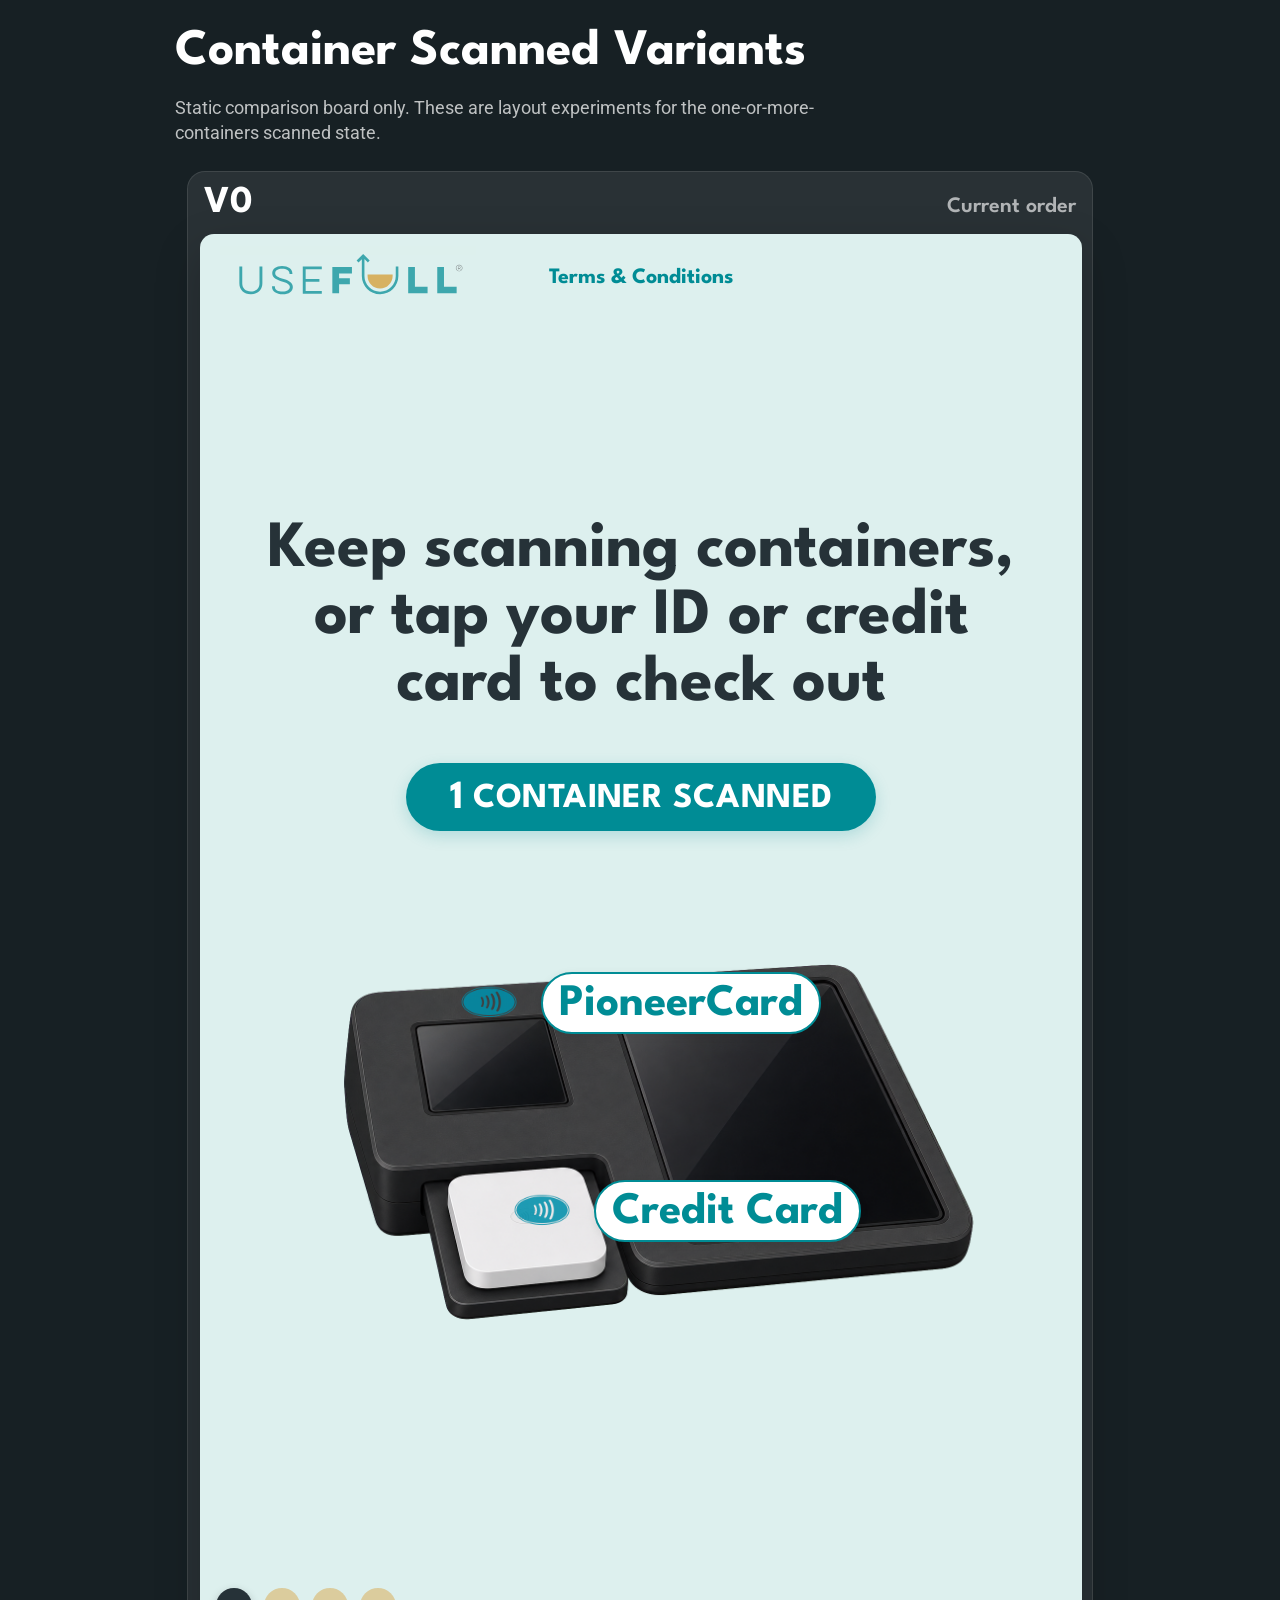
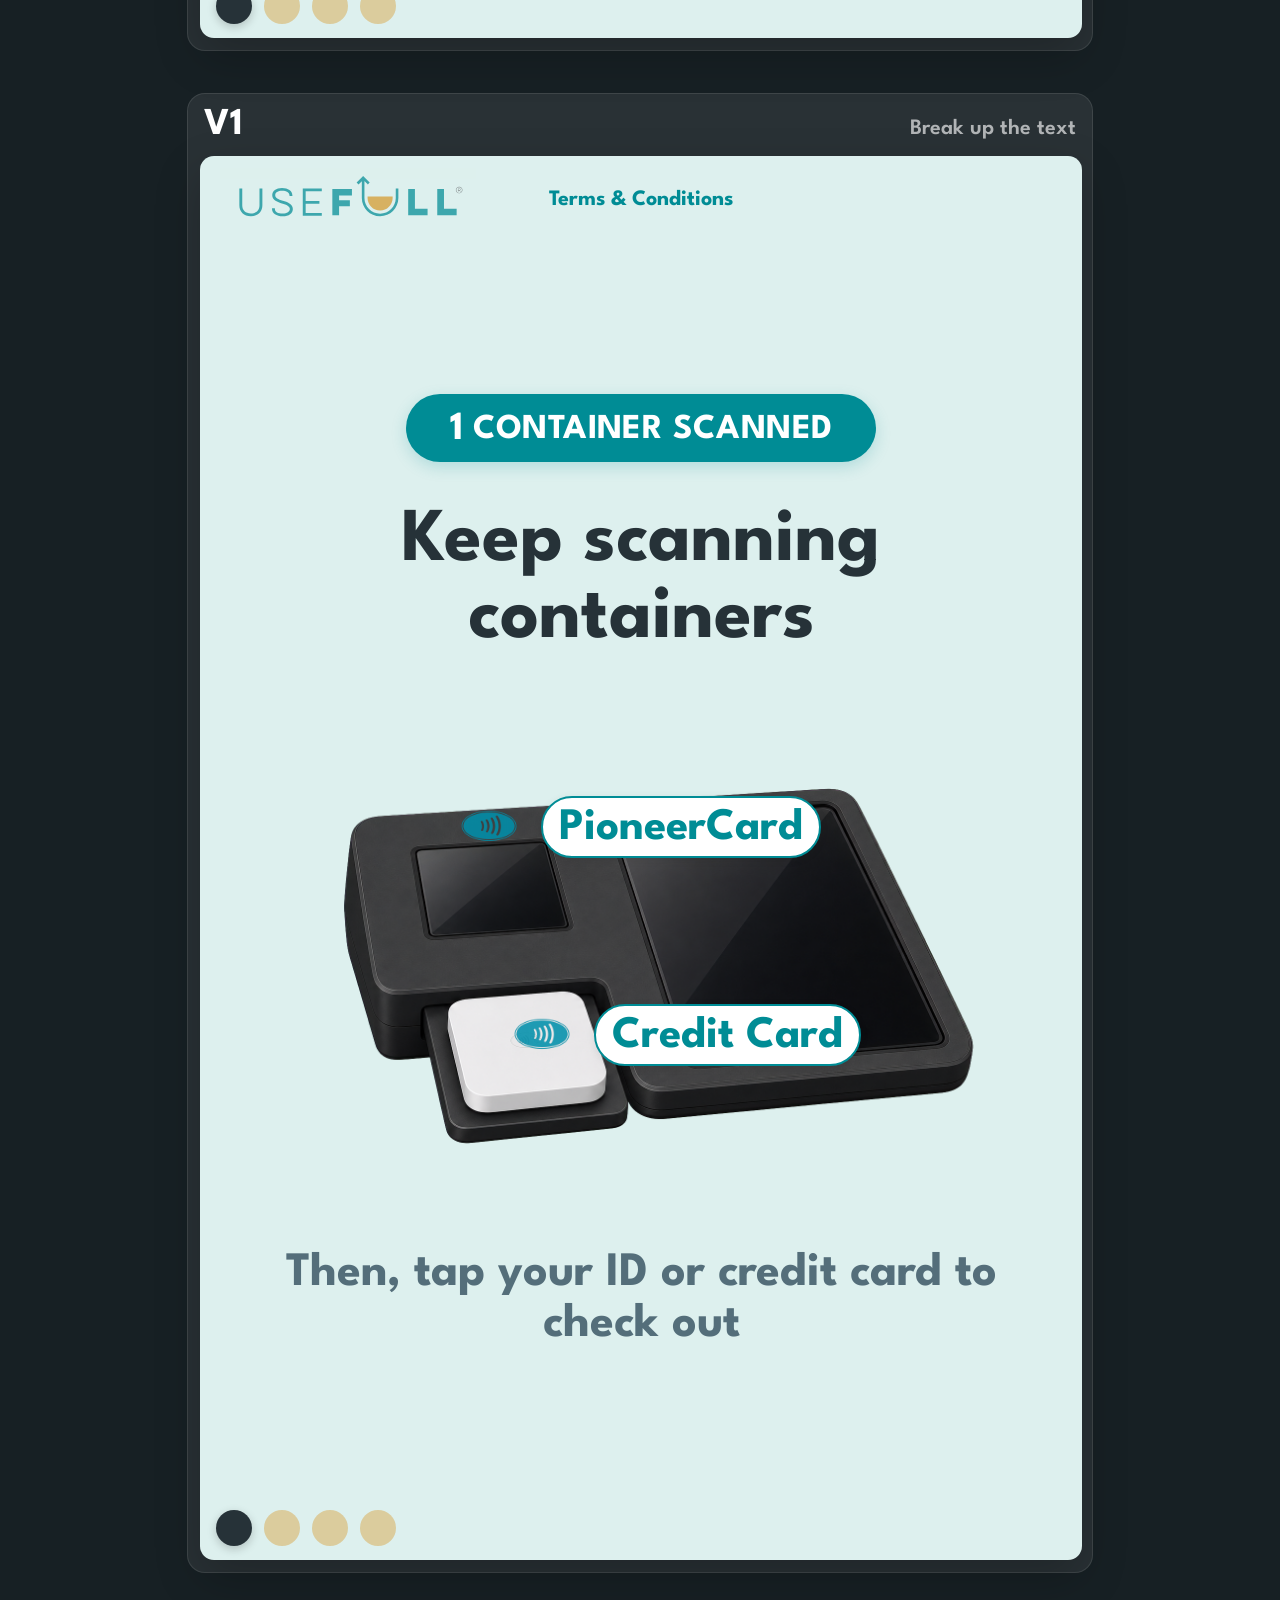
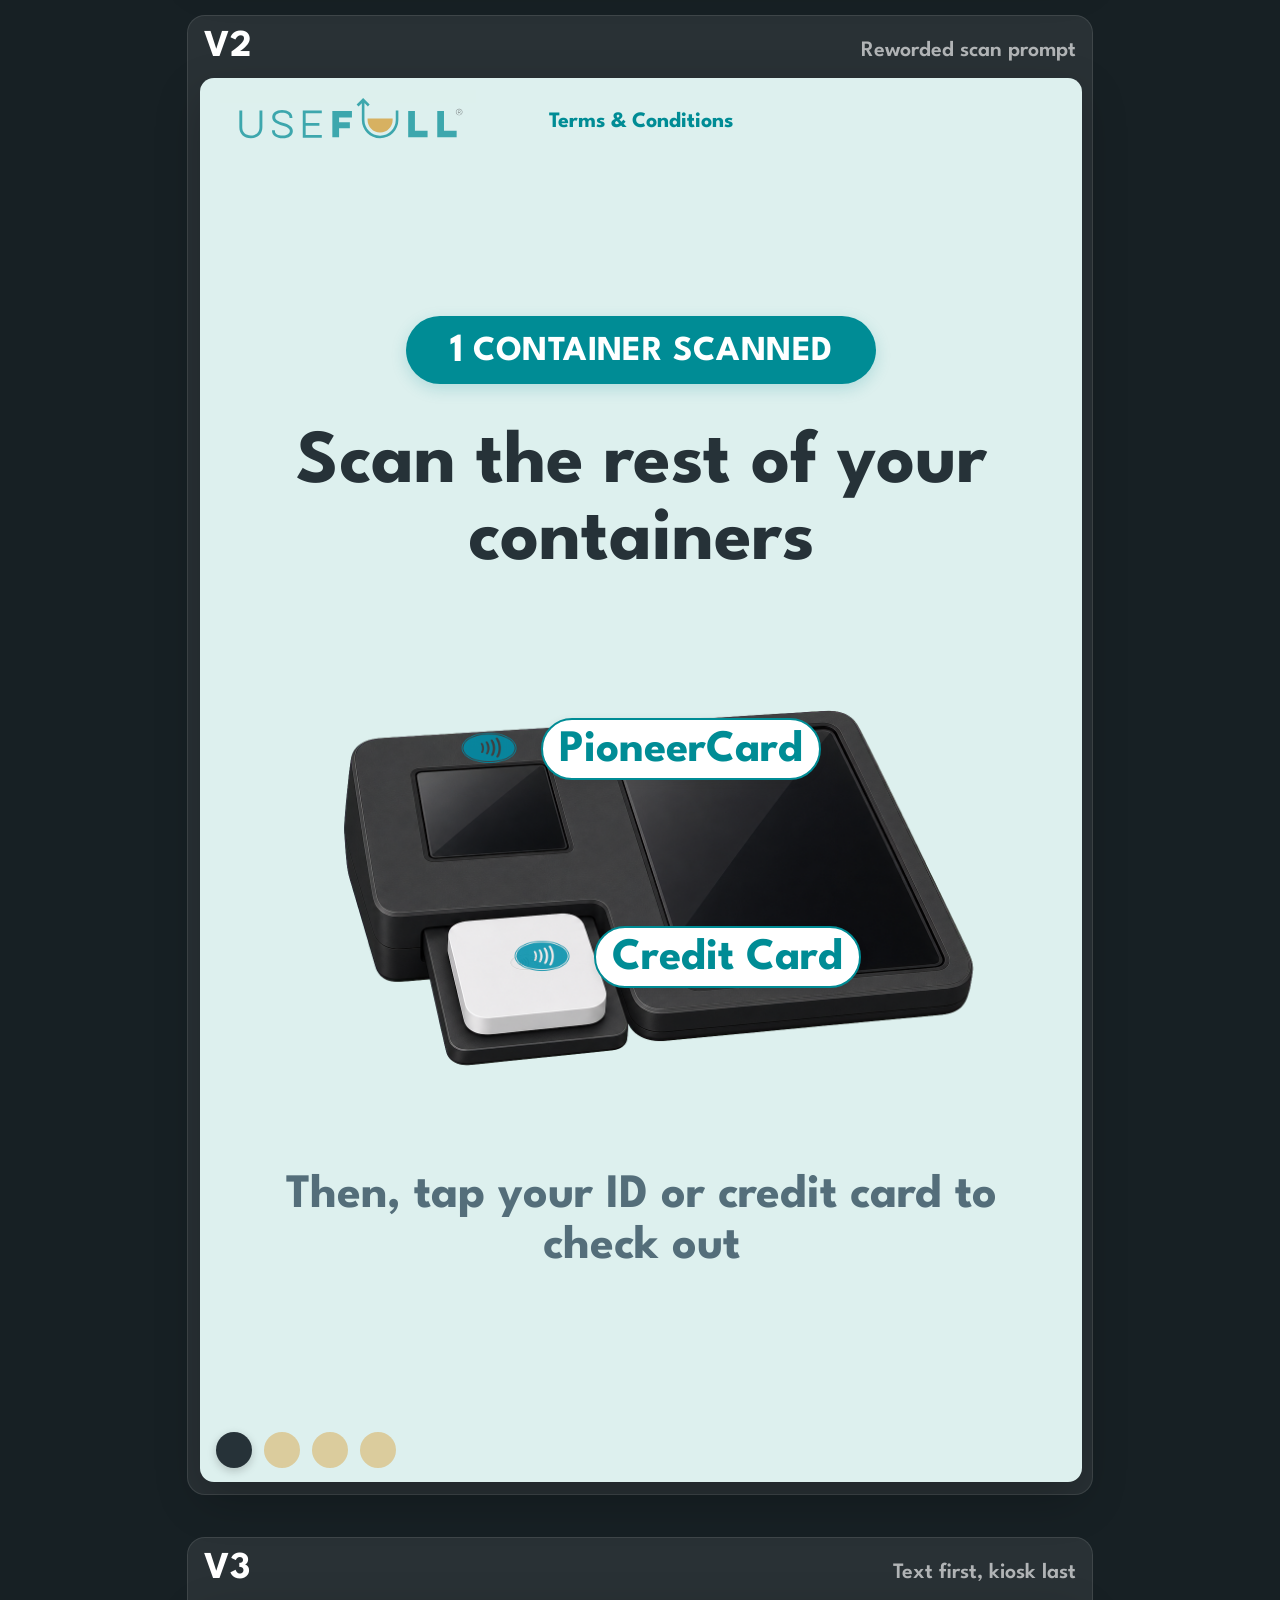
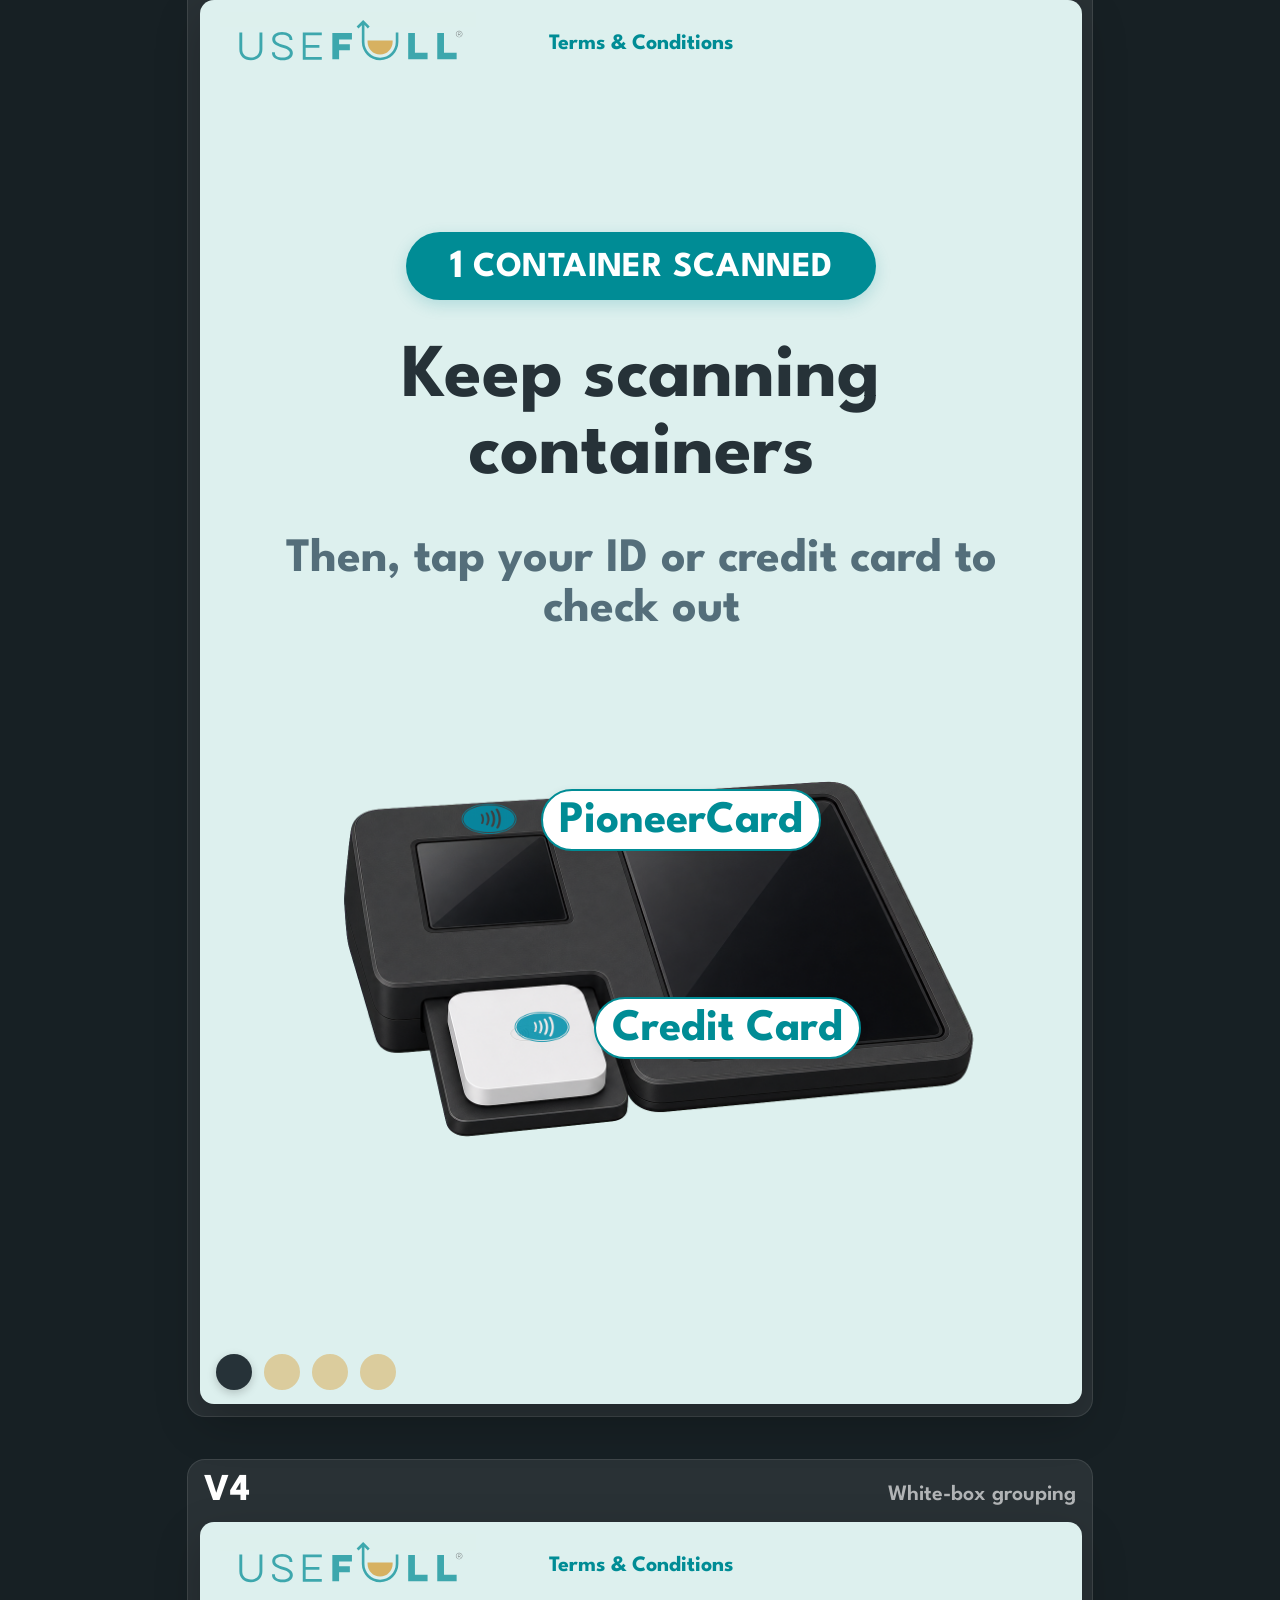
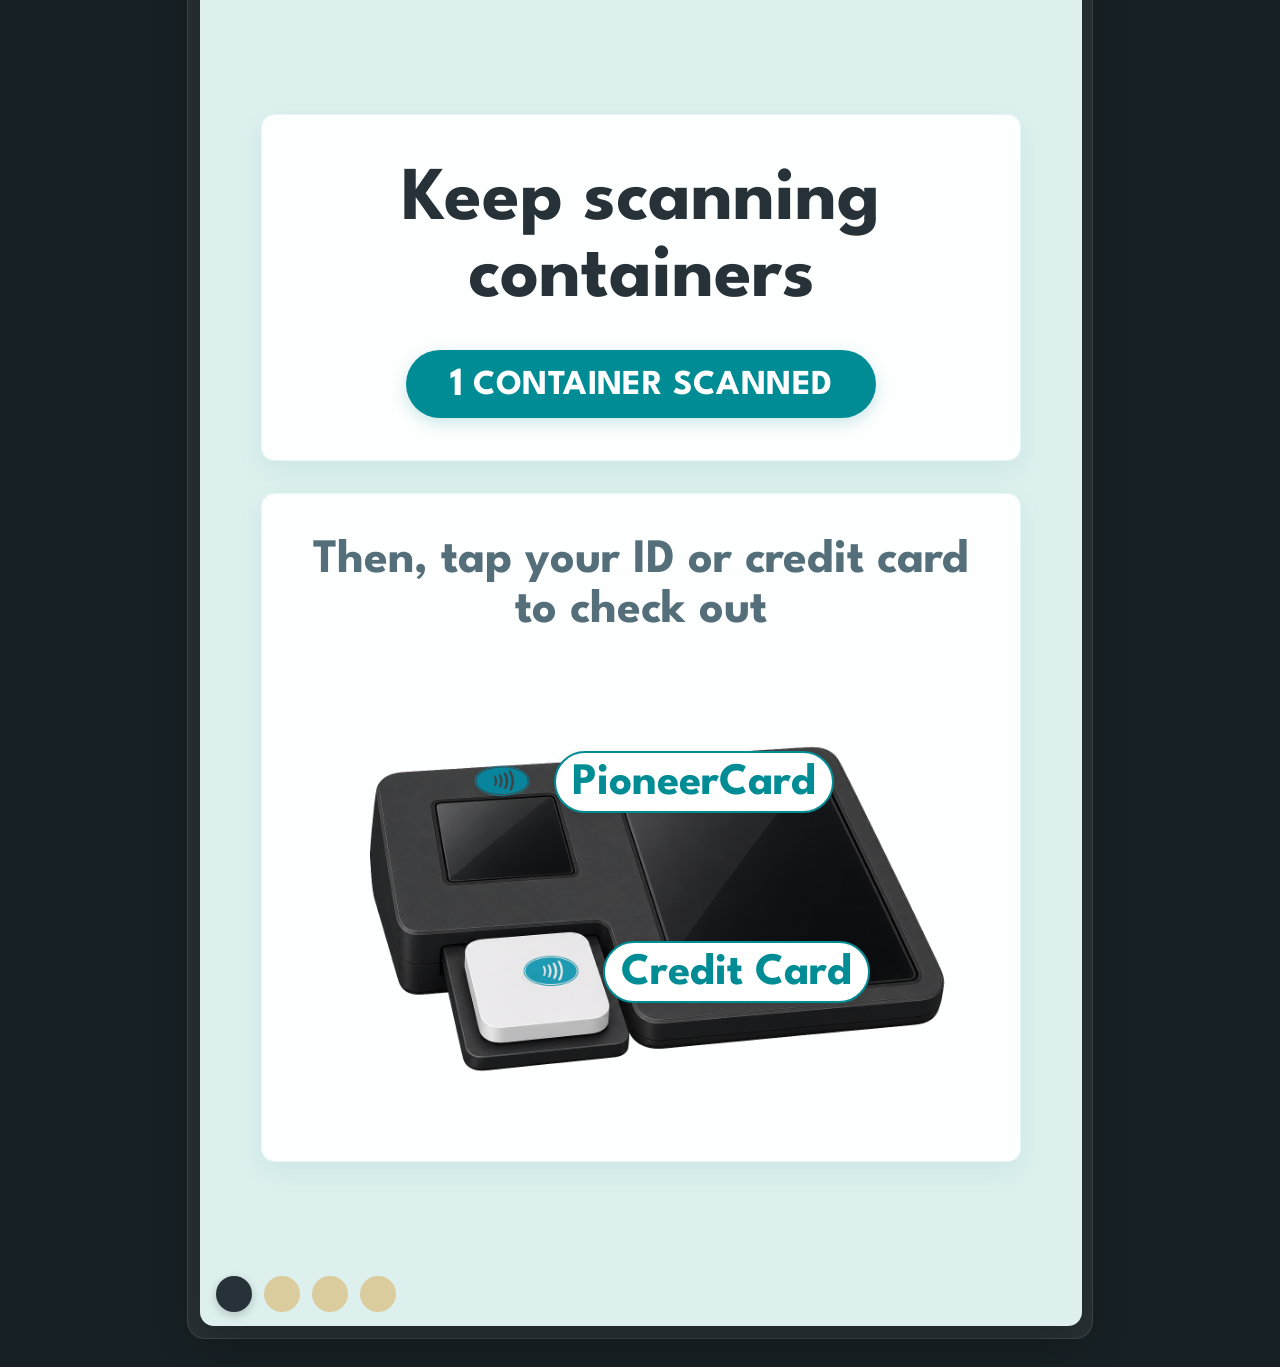
<file: container-scanned-variants.html>
<!doctype html>
<html lang="en">
<head>
  <meta charset="utf-8" />
  <meta name="viewport" content="width=device-width, initial-scale=1" />
  <title>Container Scanned Variants</title>
  <link rel="preconnect" href="https://fonts.googleapis.com" />
  <link rel="preconnect" href="https://fonts.gstatic.com" crossorigin />
  <link href="https://fonts.googleapis.com/css2?family=League+Spartan:wght@400;600;700&family=Roboto:wght@400;500;700&display=swap" rel="stylesheet" />
  <style>
    *, *::before, *::after { box-sizing: border-box; margin: 0; padding: 0; }

    :root {
      --teal: #008C95;
      --teal-dark: #006E75;
      --foam: #DDF0EE;
      --foam-page: #EAF5F4;
      --slate: #263238;
      --slate-light: #546E7A;
      --golden: #D69A2D;
      --white: #FFFFFF;
      --radius: 14px;
      --shadow: 0 10px 26px rgba(0, 140, 149, 0.08);
    }

    html,
    body {
      min-height: 100%;
      font-family: "Roboto", system-ui, sans-serif;
      background: #172024;
      color: var(--slate);
    }

    body {
      min-width: 946px;
      padding: 28px;
    }

    .board {
      max-width: 930px;
      margin: 0 auto;
    }

    .board-header {
      margin: 0 0 26px;
      color: var(--white);
      display: flex;
      align-items: flex-start;
      justify-content: flex-start;
      flex-direction: column;
      gap: 18px;
    }

    .board-header h1 {
      font-family: "League Spartan", sans-serif;
      font-size: clamp(34px, 4vw, 54px);
      line-height: 0.95;
      letter-spacing: 0;
    }

    .board-header p {
      max-width: 720px;
      color: rgba(255, 255, 255, 0.72);
      font-size: 18px;
      line-height: 1.4;
      text-align: left;
    }

    .variant-grid {
      display: flex;
      flex-direction: column;
      gap: 42px;
      align-items: center;
    }

    .variant {
      width: 906px;
      background: rgba(255, 255, 255, 0.08);
      border: 1px solid rgba(255, 255, 255, 0.10);
      border-radius: 18px;
      padding: 12px;
    }

    .variant-caption {
      display: flex;
      align-items: baseline;
      justify-content: space-between;
      gap: 12px;
      margin: 0 4px 12px;
      color: var(--white);
      font-family: "League Spartan", sans-serif;
    }

    .variant-caption strong {
      font-size: 38px;
      line-height: 1;
    }

    .variant-caption span {
      color: rgba(255, 255, 255, 0.64);
      font-size: 22px;
      font-weight: 600;
      line-height: 1;
      text-align: right;
    }

    .mock-screen {
      position: relative;
      width: 882px;
      height: 1404px;
      overflow: hidden;
      border-radius: 14px;
      background: var(--foam);
      box-shadow: 0 18px 46px rgba(0, 0, 0, 0.22);
      display: flex;
      flex-direction: column;
      padding: 12px 20px 18px;
    }

    .brand-strip {
      flex: 0 0 auto;
      display: grid;
      grid-template-columns: 1fr auto 1fr;
      align-items: center;
    }

    .brand-strip img {
      height: 64px;
      opacity: 0.72;
      justify-self: start;
    }

    .brand-strip button {
      border: none;
      background: none;
      color: var(--teal);
      font-family: "League Spartan", sans-serif;
      font-size: 22px;
      font-weight: 700;
      justify-self: center;
    }

    .mock-content {
      flex: 1;
      min-height: 0;
      display: flex;
      flex-direction: column;
      align-items: center;
      justify-content: center;
      gap: 42px;
      padding: 42px 8px 72px;
    }

    .instruction {
      width: 100%;
      max-width: 780px;
      text-align: center;
      font-family: "League Spartan", sans-serif;
      font-weight: 700;
      color: var(--slate);
      line-height: 1.02;
      letter-spacing: 0;
    }

    .instruction--hero {
      font-size: 66px;
    }

    .instruction--primary {
      font-size: 76px;
    }

    .instruction--secondary {
      max-width: 760px;
      font-size: 48px;
      color: var(--slate-light);
      line-height: 1.05;
    }

    .counter-pill {
      display: inline-flex;
      align-items: center;
      justify-content: center;
      gap: 10px;
      padding: 18px 44px 14px;
      min-width: 456px;
      border-radius: 999px;
      background: var(--teal);
      color: var(--white);
      font-family: "League Spartan", sans-serif;
      font-weight: 700;
      box-shadow: 0 5px 16px rgba(0, 140, 149, 0.20);
    }

    .counter-pill__count {
      font-size: 40px;
      line-height: 0.9;
    }

    .counter-pill__label {
      font-size: 35px;
      line-height: 0.9;
      text-transform: uppercase;
      letter-spacing: 0.4px;
    }

    .kiosk-zone {
      width: min(100%, 760px);
      aspect-ratio: 3 / 2;
      position: relative;
      flex: 0 0 auto;
    }

    .kiosk-zone img.kiosk {
      width: 100%;
      height: 100%;
      object-fit: contain;
      display: block;
    }

    .tap-dot {
      position: absolute;
      width: 78px;
      transform: translate(-50%, -50%);
      opacity: 0.88;
    }

    .tap-dot--campus { top: 25%; left: 30%; }
    .tap-dot--credit { top: 66%; left: 37%; }

    .tap-label {
      position: absolute;
      transform: translateY(-50%);
      border-radius: 999px;
      padding: 8px 16px 5px;
      background: var(--white);
      border: 2px solid var(--teal);
      color: var(--teal);
      box-shadow: 0 2px 8px rgba(0, 0, 0, 0.08);
      font-family: "League Spartan", sans-serif;
      font-size: 45px;
      font-weight: 700;
      line-height: 1;
      white-space: nowrap;
    }

    .tap-label--campus { top: 25%; left: calc(30% + 52px); }
    .tap-label--credit { top: 66%; left: calc(37% + 52px); }

    .white-panel {
      width: min(100%, 760px);
      background: rgba(255, 255, 255, 0.92);
      border: 1px solid rgba(0, 140, 149, 0.08);
      border-radius: var(--radius);
      box-shadow: var(--shadow);
      display: flex;
      flex-direction: column;
      align-items: center;
      justify-content: center;
      text-align: center;
      gap: 32px;
      padding: 48px 36px 42px;
    }

    .white-panel--media {
      padding: 42px 32px 32px;
      gap: 30px;
    }

    .white-panel .instruction {
      max-width: 700px;
    }

    .v0 .mock-content {
      gap: 44px;
    }

    .v0 .kiosk-zone {
      width: min(100%, 760px);
      margin-top: 2px;
    }

    .v1 .mock-content,
    .v2 .mock-content {
      gap: 42px;
    }

    .v1 .kiosk-zone,
    .v2 .kiosk-zone {
      width: min(100%, 760px);
    }

    .v3 .mock-content {
      gap: 40px;
    }

    .v3 .kiosk-zone {
      width: min(100%, 760px);
      margin-top: 18px;
    }

    .v4 .mock-content {
      gap: 32px;
    }

    .v4 .kiosk-zone {
      width: min(100%, 700px);
    }

    .debug-dots {
      position: absolute;
      left: 16px;
      bottom: 14px;
      display: flex;
      gap: 12px;
    }

    .debug-dot {
      width: 36px;
      height: 36px;
      border-radius: 999px;
      background: rgba(214, 154, 45, 0.42);
    }

    .debug-dot:first-child {
      background: var(--slate);
      box-shadow: 0 3px 10px rgba(0, 0, 0, 0.20);
    }

    @media (max-width: 946px) {
      .board {
        margin: 0;
      }
    }
  </style>
</head>
<body>
  <main class="board">
    <header class="board-header">
      <h1>Container Scanned Variants</h1>
      <p>Static comparison board only. These are layout experiments for the one-or-more-containers scanned state.</p>
    </header>

    <section class="variant-grid" aria-label="Container scanned layout variants">
      <article class="variant">
        <div class="variant-caption">
          <strong>V0</strong>
          <span>Current order</span>
        </div>
        <div class="mock-screen v0">
          <div class="brand-strip">
            <img src="images/USEFULL-icons/USEFULL-Logo-Registered_Color.svg" alt="USEFULL" />
            <button type="button">Terms &amp; Conditions</button>
            <div></div>
          </div>
          <div class="mock-content">
            <div class="instruction instruction--hero">Keep scanning containers, or tap your ID or credit card to check out</div>
            <div class="counter-pill" aria-label="1 container scanned">
              <span class="counter-pill__count">1</span>
              <span class="counter-pill__label">Container scanned</span>
            </div>
            <div class="kiosk-zone" aria-label="Checkout station tap targets">
              <img class="kiosk" src="images/illustrations/checkout-station-kiosk.png" alt="USEFULL checkout station" />
              <img class="tap-dot tap-dot--campus" src="images/illustrations/nfc-tap.png" alt="" />
              <span class="tap-label tap-label--campus">PioneerCard</span>
              <img class="tap-dot tap-dot--credit" src="images/illustrations/nfc-tap.png" alt="" />
              <span class="tap-label tap-label--credit">Credit Card</span>
            </div>
          </div>
          <div class="debug-dots"><span class="debug-dot"></span><span class="debug-dot"></span><span class="debug-dot"></span><span class="debug-dot"></span></div>
        </div>
      </article>

      <article class="variant">
        <div class="variant-caption">
          <strong>V1</strong>
          <span>Break up the text</span>
        </div>
        <div class="mock-screen v1">
          <div class="brand-strip">
            <img src="images/USEFULL-icons/USEFULL-Logo-Registered_Color.svg" alt="USEFULL" />
            <button type="button">Terms &amp; Conditions</button>
            <div></div>
          </div>
          <div class="mock-content">
            <div class="counter-pill" aria-label="1 container scanned">
              <span class="counter-pill__count">1</span>
              <span class="counter-pill__label">Container scanned</span>
            </div>
            <div class="instruction instruction--primary">Keep scanning containers</div>
            <div class="kiosk-zone" aria-label="Checkout station tap targets">
              <img class="kiosk" src="images/illustrations/checkout-station-kiosk.png" alt="USEFULL checkout station" />
              <img class="tap-dot tap-dot--campus" src="images/illustrations/nfc-tap.png" alt="" />
              <span class="tap-label tap-label--campus">PioneerCard</span>
              <img class="tap-dot tap-dot--credit" src="images/illustrations/nfc-tap.png" alt="" />
              <span class="tap-label tap-label--credit">Credit Card</span>
            </div>
            <div class="instruction instruction--secondary">Then, tap your ID or credit card to check out</div>
          </div>
          <div class="debug-dots"><span class="debug-dot"></span><span class="debug-dot"></span><span class="debug-dot"></span><span class="debug-dot"></span></div>
        </div>
      </article>

      <article class="variant">
        <div class="variant-caption">
          <strong>V2</strong>
          <span>Reworded scan prompt</span>
        </div>
        <div class="mock-screen v2">
          <div class="brand-strip">
            <img src="images/USEFULL-icons/USEFULL-Logo-Registered_Color.svg" alt="USEFULL" />
            <button type="button">Terms &amp; Conditions</button>
            <div></div>
          </div>
          <div class="mock-content">
            <div class="counter-pill" aria-label="1 container scanned">
              <span class="counter-pill__count">1</span>
              <span class="counter-pill__label">Container scanned</span>
            </div>
            <div class="instruction instruction--primary">Scan the rest of your containers</div>
            <div class="kiosk-zone" aria-label="Checkout station tap targets">
              <img class="kiosk" src="images/illustrations/checkout-station-kiosk.png" alt="USEFULL checkout station" />
              <img class="tap-dot tap-dot--campus" src="images/illustrations/nfc-tap.png" alt="" />
              <span class="tap-label tap-label--campus">PioneerCard</span>
              <img class="tap-dot tap-dot--credit" src="images/illustrations/nfc-tap.png" alt="" />
              <span class="tap-label tap-label--credit">Credit Card</span>
            </div>
            <div class="instruction instruction--secondary">Then, tap your ID or credit card to check out</div>
          </div>
          <div class="debug-dots"><span class="debug-dot"></span><span class="debug-dot"></span><span class="debug-dot"></span><span class="debug-dot"></span></div>
        </div>
      </article>

      <article class="variant">
        <div class="variant-caption">
          <strong>V3</strong>
          <span>Text first, kiosk last</span>
        </div>
        <div class="mock-screen v3">
          <div class="brand-strip">
            <img src="images/USEFULL-icons/USEFULL-Logo-Registered_Color.svg" alt="USEFULL" />
            <button type="button">Terms &amp; Conditions</button>
            <div></div>
          </div>
          <div class="mock-content">
            <div class="counter-pill" aria-label="1 container scanned">
              <span class="counter-pill__count">1</span>
              <span class="counter-pill__label">Container scanned</span>
            </div>
            <div class="instruction instruction--primary">Keep scanning containers</div>
            <div class="instruction instruction--secondary">Then, tap your ID or credit card to check out</div>
            <div class="kiosk-zone" aria-label="Checkout station tap targets">
              <img class="kiosk" src="images/illustrations/checkout-station-kiosk.png" alt="USEFULL checkout station" />
              <img class="tap-dot tap-dot--campus" src="images/illustrations/nfc-tap.png" alt="" />
              <span class="tap-label tap-label--campus">PioneerCard</span>
              <img class="tap-dot tap-dot--credit" src="images/illustrations/nfc-tap.png" alt="" />
              <span class="tap-label tap-label--credit">Credit Card</span>
            </div>
          </div>
          <div class="debug-dots"><span class="debug-dot"></span><span class="debug-dot"></span><span class="debug-dot"></span><span class="debug-dot"></span></div>
        </div>
      </article>

      <article class="variant">
        <div class="variant-caption">
          <strong>V4</strong>
          <span>White-box grouping</span>
        </div>
        <div class="mock-screen v4">
          <div class="brand-strip">
            <img src="images/USEFULL-icons/USEFULL-Logo-Registered_Color.svg" alt="USEFULL" />
            <button type="button">Terms &amp; Conditions</button>
            <div></div>
          </div>
          <div class="mock-content">
            <div class="white-panel">
              <div class="instruction instruction--primary">Keep scanning containers</div>
              <div class="counter-pill" aria-label="1 container scanned">
                <span class="counter-pill__count">1</span>
                <span class="counter-pill__label">Container scanned</span>
              </div>
            </div>
            <div class="white-panel white-panel--media">
              <div class="instruction instruction--secondary">Then, tap your ID or credit card to check out</div>
              <div class="kiosk-zone" aria-label="Checkout station tap targets">
                <img class="kiosk" src="images/illustrations/checkout-station-kiosk.png" alt="USEFULL checkout station" />
                <img class="tap-dot tap-dot--campus" src="images/illustrations/nfc-tap.png" alt="" />
                <span class="tap-label tap-label--campus">PioneerCard</span>
                <img class="tap-dot tap-dot--credit" src="images/illustrations/nfc-tap.png" alt="" />
                <span class="tap-label tap-label--credit">Credit Card</span>
              </div>
            </div>
          </div>
          <div class="debug-dots"><span class="debug-dot"></span><span class="debug-dot"></span><span class="debug-dot"></span><span class="debug-dot"></span></div>
        </div>
      </article>
    </section>
  </main>
</body>
</html>
</file>
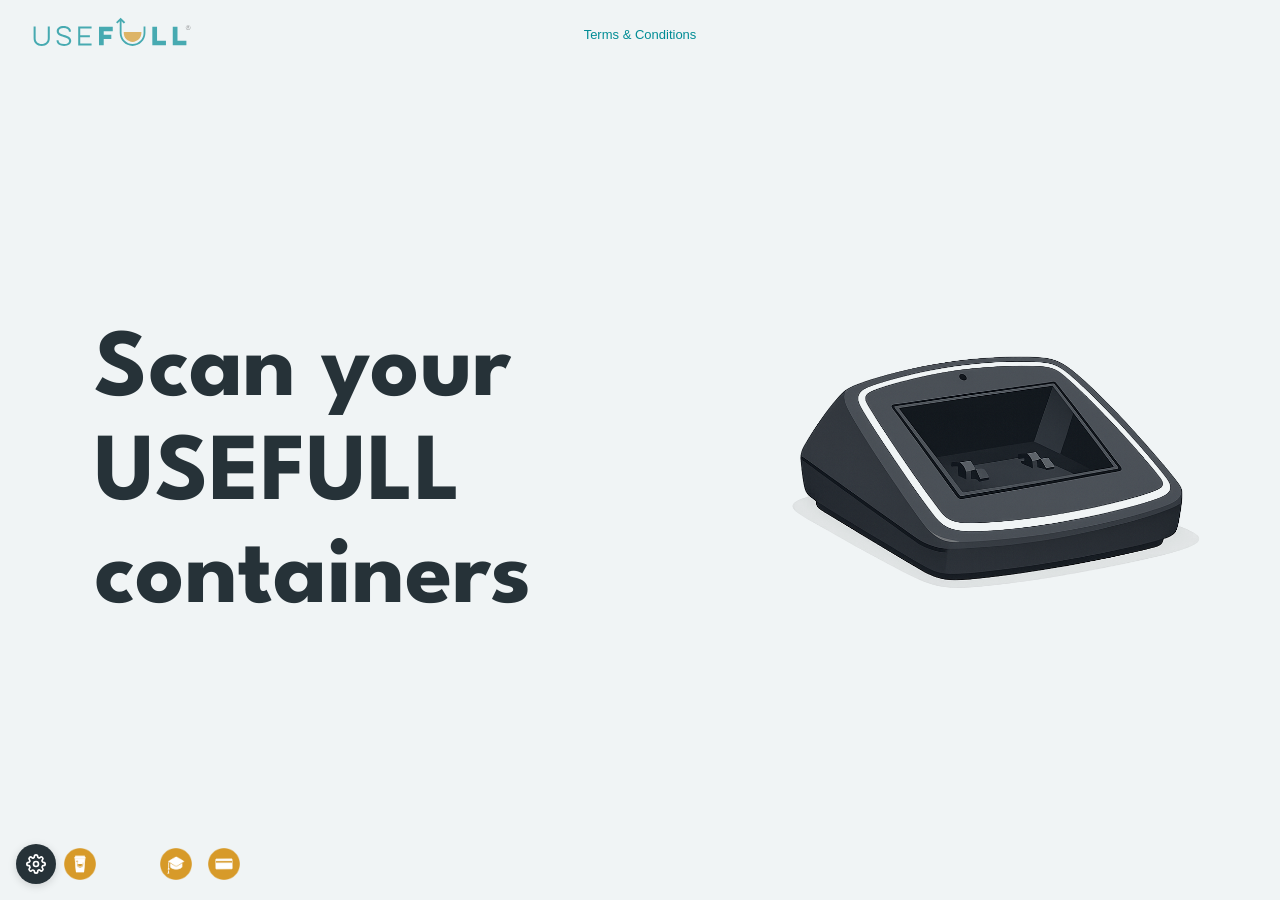
<file: two-buttons.html>
<!doctype html>
<html lang="en">
<head>
  <meta charset="utf-8" />
  <meta name="viewport" content="width=device-width, initial-scale=1, viewport-fit=cover, user-scalable=no" />
  <title>USEFULL Checkout — Two Buttons</title>
  <meta name="theme-color" content="#008C95" />
  <meta name="apple-mobile-web-app-capable" content="yes" />
  <meta name="mobile-web-app-capable" content="yes" />
  <meta name="apple-mobile-web-app-status-bar-style" content="black-translucent" />
  <meta name="apple-mobile-web-app-title" content="USEFULL Kiosk" />
  <link rel="manifest" href="manifest.webmanifest" />
  <link rel="icon" type="image/png" href="images/interface-icons/app-icon.png" />
  <link rel="apple-touch-icon" href="images/interface-icons/app-icon.png" />
  <link rel="preconnect" href="https://fonts.googleapis.com" />
  <link rel="preconnect" href="https://fonts.gstatic.com" crossorigin />
  <link href="https://fonts.googleapis.com/css2?family=League+Spartan:wght@700&family=Roboto:wght@400;500;600;700&display=swap" rel="stylesheet" />
  <style>
    *, *::before, *::after { box-sizing: border-box; margin: 0; padding: 0; }

    :root {
      --teal: #008C95;
      --golden: #D69A2D;
      --teal-dark: #006E75;
      --teal-glow: rgba(0, 140, 149, 0.25);
      --teal-light: #E6F5F6;
      --kiosk-dark: #1B2A30;
      --green: #2E7D32;
      --green-light: #E8F5E9;
      --slate: #263238;
      --slate-light: #546E7A;
      --surface: #F0F4F5;
      --gray-100: #F5F5F5;
      --gray-200: #E8ECEE;
      --gray-300: #D0D8DB;
      --gray-500: #8A9BA2;
      --gray-700: #4F6068;
      --white: #FFFFFF;
      --radius: 14px;
      --radius-sm: 8px;
      --shadow: 0 1px 4px rgba(0,0,0,0.06);
      --shadow-lg: 0 2px 12px rgba(0,0,0,0.10);
    }

    html, body {
      height: 100%;
      overflow: hidden;
      font-family: 'Roboto', system-ui, sans-serif;
      background: var(--surface);
      color: var(--slate);
      -webkit-user-select: none;
      user-select: none;
      -webkit-tap-highlight-color: transparent;
    }

    /* ── App shell ─────────────────────────────────── */
    .app {
      display: flex;
      flex-direction: column;
      height: 100%;
      height: 100dvh;
      position: relative;
    }

    .screen {
      flex: 1;
      display: flex;
      flex-direction: column;
      padding: 12px 20px 8px;
      overflow: hidden;
    }

    /* ── Branding strip ────────────────────────────── */
    .brand-strip {
      display: grid;
      grid-template-columns: 1fr auto 1fr;
      align-items: center;
      padding: 0 0 4px;
      flex-shrink: 0;
    }
    .brand-strip__logo {
      height: clamp(32px, 5vmin, 48px);
      opacity: 0.7;
      justify-self: start;
    }
    .brand-strip__terms {
      font-size: 13px;
      color: var(--teal);
      background: none;
      border: none;
      cursor: pointer;
      text-decoration: none;
      font-weight: 500;
      padding: 4px 10px;
      border-radius: 6px;
      transition: background 0.15s;
      justify-self: center;
    }
    .brand-strip__terms:active {
      background: var(--teal-light);
    }
    .brand-strip__right {
      display: flex;
      align-items: center;
      gap: 8px;
      justify-self: end;
    }
    .brand-strip__reset-btn {
      background: var(--teal);
      color: var(--white);
      border: none;
      border-radius: 6px;
      font-size: 12px;
      font-weight: 600;
      padding: 4px 10px;
      cursor: pointer;
      font-family: inherit;
      transition: opacity 0.15s;
    }
    .brand-strip__reset-btn:active {
      opacity: 0.8;
    }

    /* Countdown ring — compact circle in the brand strip */
    .countdown-ring {
      position: relative;
      width: 28px;
      height: 28px;
      flex-shrink: 0;
    }
    .countdown-ring__svg {
      width: 100%;
      height: 100%;
      transform: rotate(-90deg);
    }
    .countdown-ring__track {
      fill: none;
      stroke: var(--gray-300);
      stroke-width: 3;
    }
    .countdown-ring__fill {
      fill: none;
      stroke: var(--teal);
      stroke-width: 3;
      stroke-linecap: round;
      transition: stroke-dashoffset 0.25s linear;
    }
    .countdown-ring__text {
      position: absolute;
      inset: 0;
      display: flex;
      align-items: center;
      justify-content: center;
      font-size: 9px;
      font-weight: 700;
      color: var(--slate-light);
      line-height: 1;
    }

    /* ── Idle state ─────────────────────────────────── */
    .idle-hero {
      flex: 1;
      display: flex;
      flex-direction: row;
      align-items: center;
      justify-content: center;
      gap: 0;
      padding: 0 0 0 6%;
    }
    .idle-hero__left {
      flex: 0 0 55%;
      display: flex;
      flex-direction: column;
      justify-content: center;
    }
    .idle-hero__title {
      font-family: 'League Spartan', sans-serif;
      font-size: clamp(56px, 11vmin, 96px);
      font-weight: 700;
      line-height: 1.08;
      color: var(--slate);
      padding-right: 20px;
    }
    .idle-hero__right {
      flex: 0 0 45%;
      display: flex;
      align-items: center;
      justify-content: center;
      position: relative;
      overflow: hidden;
    }
    .idle-hero__scanner-wrap {
      position: relative;
      max-height: clamp(380px, 60vmin, 520px);
      width: auto;
    }
    .idle-hero__scanner {
      max-height: clamp(380px, 60vmin, 520px);
      width: auto;
      object-fit: contain;
      display: block;
    }
    .idle-hero__scanner-blue {
      position: absolute;
      inset: 0;
      width: 100%;
      height: 100%;
      object-fit: contain;
      opacity: 0;
      mix-blend-mode: screen;
      animation: scanner-glow 7s ease-in-out infinite;
    }
    .idle-hero__hand {
      position: absolute;
      height: 65%;
      width: auto;
      object-fit: contain;
      right: -10%;
      top: -10%;
      transform: translateX(110%);
      animation: slide-hand 7s ease-in-out infinite;
    }
    @keyframes slide-hand {
      0%, 3%    { transform: translateX(110%); }
      22%       { transform: translateX(0%); }
      55%       { transform: translateX(0%); }
      75%, 100% { transform: translateX(110%); }
    }
    @keyframes scanner-glow {
      0%, 20%   { opacity: 0; }
      27%       { opacity: 1; }
      55%       { opacity: 1; }
      65%, 100% { opacity: 0; }
    }

    /* ── Scanning state ────────────────────────────── */
    .scan-layout {
      flex: 1;
      display: flex;
      flex-direction: column;
      gap: 4px;
      padding-bottom: 8px;
    }

    @keyframes pop {
      0% { transform: scale(1); }
      40% { transform: scale(1.2); }
      100% { transform: scale(1); }
    }

    /* Scan notice (error/warning) */
    .scan-notice {
      text-align: center;
      font-size: 17px;
      font-weight: 600;
      color: #C62828;
      min-height: 20px;
      opacity: 0;
      transition: opacity 0.2s;
      flex-shrink: 0;
    }
    .scan-notice.is-visible { opacity: 1; }

    /* Continue scanning hint — in dialog with the heading */
    .keep-scanning {
      text-align: center;
      font-family: 'League Spartan', sans-serif;
      font-size: clamp(36px, 6.8vmin, 58px);
      font-weight: 700;
      color: var(--slate);
      flex-shrink: 0;
      padding: 3.5vh 0 1.2vh;
    }

    /* Counter pill — oval with white text */
    .counter-pill {
      display: flex;
      align-items: center;
      justify-content: center;
      gap: 10px;
      flex-shrink: 0;
      padding: 14px 0 10px;
    }
    .counter-pill__inner {
      display: inline-flex;
      align-items: center;
      gap: 10px;
      background: var(--teal);
      border-radius: 999px;
      padding: 10px 28px;
    }
    .counter-pill__count {
      font-family: 'League Spartan', sans-serif;
      font-size: 26px;
      font-weight: 700;
      color: var(--white);
      line-height: 1;
    }
    .counter-pill__count.is-pop {
      animation: pop 0.3s ease;
    }
    .counter-pill__label {
      font-family: 'League Spartan', sans-serif;
      font-size: 22px;
      font-weight: 700;
      color: var(--white);
      text-transform: uppercase;
      letter-spacing: 0.5px;
      line-height: 1;
    }

    /* ── Shared heading above zones ────────────────── */
    .zones-heading {
      text-align: center;
      font-family: 'League Spartan', sans-serif;
      font-size: clamp(36px, 6.8vmin, 58px);
      font-weight: 700;
      color: var(--slate);
      flex-shrink: 0;
      line-height: 1;
      padding: 10px 0 12px;
    }

    /* ── Payment zone areas ────────────────────────── */
    .payment-zones {
      display: grid;
      grid-template-columns: 1fr 1fr;
      gap: 28px;
      flex: 1;
      min-height: 0;
      padding: 0 20px;
    }

    .pay-zone {
      display: flex;
      flex-direction: column;
      align-items: center;
      justify-content: center;
      gap: 0;
      background: transparent;
      border-radius: var(--radius);
      border: none;
      padding: 1.5vh 8px 2vh;
      text-align: center;
      position: relative;
      overflow: hidden;
    }

    /* Campus zone: subtle teal tint — not a button */
    .pay-zone--campus {
      background: var(--teal-light);
      border-radius: var(--radius);
    }

    /* Credit zone: just a faint surface shift */
    .pay-zone--credit {
      background: rgba(0, 0, 0, 0.025);
      border-radius: var(--radius);
    }

    .payment-zones {
      position: relative;
    }
    .zones-or {
      position: absolute;
      left: 50%;
      top: 50%;
      transform: translate(-50%, -50%);
      font-family: 'League Spartan', sans-serif;
      font-size: clamp(16px, 2.5vmin, 22px);
      font-weight: 600;
      color: var(--slate-light);
      background: var(--gray-100);
      padding: 6px 12px;
      border-radius: 999px;
      z-index: 1;
    }

    /* Device sketch + NFC overlay wrapper — fills remaining space */
    .pay-zone__device {
      position: relative;
      flex: 1 1 0;
      display: flex;
      align-items: center;
      justify-content: center;
      width: 100%;
      min-height: 0;
      margin: 0;
      overflow: visible;
      padding: 0;
    }
    .pay-zone__device-img {
      position: absolute;
      inset: 0;
      width: 100%;
      height: 100%;
      object-fit: contain;
      transform: scale(0.95);
    }
    .pay-zone--credit .pay-zone__device-img {
      transform: scale(1.5);
    }
    .pay-zone__nfc {
      position: absolute;
      width: 48px;
      height: auto;
      animation: nfc-blink 2.4s ease-in-out infinite;
      filter: none;
    }
    /* NFC on HID reader: centered over the tap target area */
    .pay-zone--campus .pay-zone__nfc {
      top: 28%;
      left: 50%;
      transform: translate(-50%, -50%);
    }
    /* NFC on stripe reader: centered over the contactless zone */
    .pay-zone--credit .pay-zone__nfc {
      top: 38%;
      left: 50%;
      transform: translate(-50%, -50%);
    }
    @keyframes nfc-blink {
      0%, 100% { opacity: 1; }
      50% { opacity: 0.08; }
    }

    .pay-zone__text {
      flex: 0 0 auto;
      display: flex;
      flex-direction: column;
      gap: 0.6vh;
      padding: 2vh 12px 0;
    }

    .pay-zone__title {
      font-family: 'League Spartan', sans-serif;
      font-size: clamp(38px, 7vmin, 68px);
      font-weight: 700;
      color: var(--slate);
      line-height: 1.05;
    }

    .pay-zone__location {
      font-size: clamp(28px, 5vmin, 48px);
      font-weight: 500;
      color: var(--teal-dark);
      line-height: 1.3;
    }
    .pay-zone--credit .pay-zone__location {
      color: var(--slate-light);
    }

    /* Subtle glow on campus zone — draws the eye without looking clickable */
    .pay-zone--campus.is-ready {
      animation: pulse-glow 2.8s ease-in-out infinite;
    }
    @keyframes pulse-glow {
      0%, 100% { background: var(--teal-light); }
      50% { background: rgba(0, 140, 149, 0.08); }
    }

    /* old countdown strip removed — using ring now */

    /* ── Settings wheel + popover ─────────────────── */
    .settings-wheel {
      position: fixed;
      bottom: 16px;
      left: 16px;
      z-index: 100;
    }
    .settings-wheel__btn {
      width: 40px;
      height: 40px;
      border-radius: 50%;
      border: none;
      background: var(--slate);
      color: var(--white);
      cursor: pointer;
      display: flex;
      align-items: center;
      justify-content: center;
      box-shadow: 0 2px 8px rgba(0,0,0,0.15);
      transition: transform 0.3s ease;
    }
    .settings-wheel__btn:active {
      transform: scale(0.92);
    }
    .settings-wheel__btn svg {
      width: 20px;
      height: 20px;
    }
    .settings-wheel.is-open .settings-wheel__btn {
      transform: rotate(60deg);
    }
    .settings-wheel.is-open .settings-wheel__btn:active {
      transform: rotate(60deg) scale(0.92);
    }

    .settings-popover {
      position: absolute;
      bottom: 50px;
      left: 0;
      background: var(--slate);
      color: var(--white);
      border-radius: 12px;
      padding: 18px 20px 20px;
      box-shadow: 0 4px 20px rgba(0,0,0,0.25);
      display: none;
      min-width: 520px;
    }
    .settings-wheel.is-open .settings-popover {
      display: block;
    }

    .settings-columns {
      display: grid;
      grid-template-columns: 1fr 1fr;
      gap: 0 24px;
    }

    .settings-col {
      display: flex;
      flex-direction: column;
      gap: 10px;
    }

    .settings-col__heading {
      font-size: 11px;
      text-transform: uppercase;
      letter-spacing: 0.8px;
      color: rgba(255,255,255,0.45);
      font-weight: 700;
      padding-bottom: 4px;
      border-bottom: 1px solid rgba(255,255,255,0.1);
      margin-bottom: 2px;
    }

    .settings-section-label {
      font-size: 10px;
      text-transform: uppercase;
      letter-spacing: 0.5px;
      color: rgba(255,255,255,0.35);
      font-weight: 600;
      margin-top: 6px;
    }

    /* Toggle switch */
    .settings-toggle {
      display: flex;
      border-radius: 8px;
      overflow: hidden;
      border: 1px solid rgba(255,255,255,0.2);
    }
    .settings-toggle__opt {
      flex: 1;
      padding: 8px 12px;
      font-size: 13px;
      font-weight: 600;
      font-family: inherit;
      text-align: center;
      cursor: pointer;
      border: none;
      background: transparent;
      color: rgba(255,255,255,0.5);
      transition: background 0.15s, color 0.15s;
    }
    .settings-toggle__opt.is-active {
      background: var(--teal);
      color: var(--white);
    }

    .settings-popover__field {
      display: flex;
      flex-direction: column;
      gap: 3px;
    }
    .settings-popover__label {
      font-size: 10px;
      text-transform: uppercase;
      letter-spacing: 0.5px;
      color: rgba(255,255,255,0.6);
      font-weight: 600;
    }
    .settings-popover__select {
      background: rgba(255,255,255,0.12);
      border: 1px solid rgba(255,255,255,0.2);
      color: var(--white);
      padding: 5px 8px;
      border-radius: 6px;
      font-size: 13px;
      font-family: inherit;
      cursor: pointer;
    }
    .settings-popover__select option {
      background: var(--slate);
      color: var(--white);
    }

    .settings-sim-row {
      display: flex;
      gap: 8px;
      align-items: end;
    }
    .settings-sim-row .settings-popover__field {
      flex: 1;
      min-width: 0;
    }

    .settings-popover__btn {
      padding: 6px 14px;
      border-radius: 6px;
      border: 1px solid rgba(255,255,255,0.3);
      background: rgba(255,255,255,0.1);
      color: var(--white);
      font-size: 13px;
      font-weight: 600;
      cursor: pointer;
      font-family: inherit;
      transition: background 0.15s;
      width: 100%;
    }
    .settings-popover__btn:active {
      background: rgba(255,255,255,0.2);
    }
    .settings-popover__btn--sim {
      background: var(--teal);
      border-color: var(--teal);
    }
    .settings-btn-row {
      display: flex;
      gap: 8px;
      margin-top: 2px;
    }
    .settings-btn-row .settings-popover__btn {
      flex: 1;
    }

    /* ── Terms overlay (reused from main) ──────────── */
    .terms-overlay {
      position: fixed;
      inset: 0;
      background: rgba(0,0,0,0.5);
      z-index: 200;
      display: flex;
      align-items: center;
      justify-content: center;
      padding: 24px;
    }
    .terms-overlay[hidden] {
      display: none;
    }
    .terms-panel {
      background: var(--white);
      border-radius: var(--radius);
      max-width: 600px;
      width: 100%;
      max-height: 80vh;
      display: flex;
      flex-direction: column;
      box-shadow: var(--shadow-lg);
    }
    .terms-panel__header {
      display: flex;
      justify-content: space-between;
      align-items: center;
      padding: 16px 20px;
      border-bottom: 1px solid var(--gray-200);
    }
    .terms-panel__header h2 {
      font-size: 18px;
      font-weight: 700;
    }
    .terms-close {
      width: 32px;
      height: 32px;
      border-radius: 50%;
      border: none;
      background: var(--gray-200);
      font-size: 20px;
      cursor: pointer;
      display: flex;
      align-items: center;
      justify-content: center;
    }
    .terms-panel__body {
      padding: 20px;
      overflow-y: auto;
      font-size: 14px;
      line-height: 1.6;
      color: var(--gray-700);
    }
    .terms-panel__body p {
      margin-bottom: 12px;
    }

    /* ── Success / error cards ─────────────────────── */
    .result-card {
      flex: 1;
      display: flex;
      flex-direction: column;
      align-items: center;
      justify-content: center;
      text-align: center;
      gap: 12px;
    }
    .result-card__icon {
      width: clamp(56px, 10vmin, 88px);
      height: clamp(56px, 10vmin, 88px);
      border-radius: 50%;
      display: flex;
      align-items: center;
      justify-content: center;
    }
    .result-card__icon--success {
      background: var(--teal);
      color: var(--white);
    }
    .result-card__icon--error {
      background: #FFEBEE;
      color: #C62828;
    }
    .result-card__icon svg {
      width: clamp(32px, 6vmin, 48px);
      height: clamp(32px, 6vmin, 48px);
    }
    .result-card__title {
      font-family: 'League Spartan', sans-serif;
      font-size: clamp(34px, 7vmin, 58px);
      font-weight: 700;
    }
    .result-card__body {
      font-size: clamp(20px, 4vmin, 32px);
      color: var(--slate-light);
      max-width: 700px;
      line-height: 1.35;
    }
    .result-card__due {
      background: var(--green-light);
      border-radius: var(--radius-sm);
      padding: clamp(10px, 2vmin, 18px) clamp(24px, 5vmin, 44px);
      text-align: center;
      display: flex;
      flex-direction: column;
      gap: clamp(4px, 1vmin, 10px);
    }
    .result-card__due-label {
      font-size: clamp(13px, 2.5vmin, 20px);
      font-weight: 700;
      text-transform: uppercase;
      letter-spacing: 1px;
      color: var(--green);
    }
    .result-card__due-date {
      font-family: 'League Spartan', sans-serif;
      font-size: clamp(28px, 5.5vmin, 44px);
      font-weight: 700;
      color: var(--green);
    }

    /* ── Auth card (centered card for flow screens) ─── */
    .auth-card {
      flex: 1;
      display: flex;
      flex-direction: column;
      align-items: center;
      justify-content: center;
      text-align: center;
      gap: clamp(10px, 2.2vh, 24px);
      padding: 1vh 24px;
    }
    /* Dense screens (keypad) need tighter gaps */
    .auth-card--dense {
      gap: clamp(4px, 1vh, 12px);
    }
    .auth-card__chip {
      display: inline-flex;
      align-items: center;
      gap: 6px;
      background: var(--teal-light);
      color: var(--teal-dark);
      font-size: clamp(15px, 2.8vmin, 22px);
      font-weight: 600;
      padding: 8px 22px;
      border-radius: 999px;
      letter-spacing: 0.3px;
    }
    .auth-card__title {
      font-family: 'League Spartan', sans-serif;
      font-size: clamp(36px, 7.5vmin, 68px);
      font-weight: 700;
      color: var(--slate);
      line-height: 1.08;
    }
    .auth-card__body {
      font-size: clamp(20px, 3.5vmin, 34px);
      color: var(--slate-light);
      max-width: 780px;
      line-height: 1.3;
      padding:20px 0px 0px 0px;
    }
    .auth-card__initial {
      width: clamp(68px, 14vmin, 120px);
      height: clamp(68px, 14vmin, 120px);
      border-radius: 50%;
      background: var(--teal);
      color: var(--white);
      font-family: 'League Spartan', sans-serif;
      font-size: clamp(34px, 7vmin, 60px);
      font-weight: 700;
      display: flex;
      align-items: center;
      justify-content: center;
      line-height: 1;
    }
    .auth-card__detail-row {
      display: flex;
      gap: clamp(20px, 4vmin, 44px);
      align-items: center;
      font-size: clamp(18px, 3.5vmin, 28px);
      color: var(--slate-light);
    }
    .auth-card__detail-row strong {
      color: var(--slate);
      font-weight: 600;
    }
    .auth-card__card-display {
      font-family: 'League Spartan', sans-serif;
      font-size: clamp(28px, 6.5vmin, 52px);
      font-weight: 700;
      color: var(--slate);
      letter-spacing: 0.5px;
    }

    /* Phone number display */
    .phone-display {
      font-family: 'League Spartan', sans-serif;
      font-size: clamp(34px, 7vmin, 58px);
      font-weight: 700;
      color: var(--teal);
      letter-spacing: 2px;
      padding: 20px 0px 20px 0px;
    }

    /* OTP digit boxes */
    .otp-boxes {
      display: flex;
      gap: clamp(6px, 1.5vmin, 12px);
      justify-content: center;
      padding: 4px 0;
    }
    .otp-box {
      width: clamp(42px, 8vmin, 64px);
      height: clamp(50px, 9.5vmin, 72px);
      border-radius: var(--radius-sm);
      background: var(--gray-100);
      border: 2px solid var(--gray-300);
      display: flex;
      align-items: center;
      justify-content: center;
      font-family: 'League Spartan', sans-serif;
      font-size: clamp(24px, 5vmin, 38px);
      font-weight: 700;
      color: var(--slate);
      transition: border-color 0.15s;
    }
    .otp-box.is-active {
      border-color: var(--teal);
      background: var(--white);
    }
    .otp-box.is-filled {
      border-color: var(--teal);
      background: var(--teal-light);
    }

    /* ── Numeric keypad ───────────────────────────────── */
    .keypad {
      display: grid;
      grid-template-columns: repeat(3, 1fr);
      gap: clamp(4px, 1vmin, 8px);
      width: 100%;
      max-width: 320px;
      margin: 0 auto;
    }
    .keypad__key {
      height: clamp(46px, 8vmin, 62px);
      border: none;
      border-radius: var(--radius-sm);
      background: var(--white);
      color: var(--slate);
      font-family: 'League Spartan', sans-serif;
      font-size: clamp(20px, 4vmin, 30px);
      font-weight: 700;
      cursor: pointer;
      transition: background 0.1s;
      -webkit-tap-highlight-color: transparent;
      box-shadow: 0 1px 2px rgba(0,0,0,0.06);
    }
    .keypad__key:active {
      background: var(--teal-light);
    }
    .keypad__key--utility {
      background: var(--gray-100);
      font-size: clamp(12px, 2.2vmin, 16px);
      font-weight: 600;
      color: var(--slate-light);
      font-family: 'Roboto', sans-serif;
      text-transform: uppercase;
      letter-spacing: 0.5px;
    }
    .keypad__key--utility:active {
      background: var(--gray-200);
    }

    /* ── Button row for flow screens ──────────────────── */
    .btn-row {
      display: flex;
      gap: clamp(10px, 2vmin, 18px);
      justify-content: center;
      padding: 1vh 0 0;
      flex-shrink: 0;
    }
    .btn {
      padding: clamp(10px, 2.4vmin, 20px) clamp(30px, 6.5vmin, 60px);
      border-radius: var(--radius);
      border: none;
      font-family: 'Roboto', sans-serif;
      font-size: clamp(18px, 3.8vmin, 30px);
      font-weight: 600;
      cursor: pointer;
      transition: background 0.15s, opacity 0.15s;
      -webkit-tap-highlight-color: transparent;
    }
    .btn--primary {
      background: var(--teal);
      color: var(--white);
    }
    .btn--primary:active {
      background: var(--teal-dark);
    }
    .btn--primary:disabled {
      opacity: 0.4;
      cursor: default;
    }
    .btn--secondary {
      background: var(--gray-100);
      color: var(--slate-light);
    }
    .btn--secondary:active {
      background: var(--gray-200);
    }
    .btn--link {
      background: none;
      border: none;
      color: var(--teal);
      font-size: clamp(16px, 3.2vmin, 26px);
      font-weight: 500;
      cursor: pointer;
      padding: 8px 12px;
    }
    .btn--link:active {
      opacity: 0.6;
    }

    /* ── Info row (program overview summary cards) ────── */
    .info-row {
      display: grid;
      grid-template-columns: repeat(4, 1fr);
      gap: clamp(12px, 2.5vmin, 24px);
      width: 100%;
      padding: 1.5vh 0;
    }
    .info-card {
      display: flex;
      flex-direction: column;
      align-items: center;
      text-align: center;
      gap: clamp(8px, 1.5vmin, 14px);
      padding: clamp(16px, 3vmin, 32px) 14px;
      background: var(--white);
      border: 2px solid var(--teal);
      border-radius: var(--radius);
    }
    .info-card__icon {
      width: clamp(36px, 7vmin, 60px);
      height: clamp(36px, 7vmin, 60px);
      object-fit: contain;
    }
    .info-card__headline {
      font-family: 'League Spartan', sans-serif;
      font-size: clamp(14px, 2.8vmin, 22px);
      font-weight: 700;
      color: var(--slate);
      line-height: 1.15;
    }
    .info-card__sub {
      font-size: clamp(12px, 2.2vmin, 18px);
      color: var(--slate-light);
      line-height: 1.25;
    }

    /* ── Success screen two-column layout ────────────── */
    .success-layout {
      flex: 1;
      display: grid;
      grid-template-columns: 1.1fr 1fr;
      gap: clamp(16px, 3vmin, 32px);
      align-items: stretch;
      padding: clamp(8px, 1.5vh, 16px) 24px clamp(12px, 2vh, 24px);
      width: 100%;
      min-height: 0;
    }
    .success-left {
      display: flex;
      flex-direction: column;
      align-items: center;
      justify-content: center;
      text-align: center;
      gap: clamp(12px, 2.5vmin, 24px);
      padding: clamp(24px, 5vmin, 48px) 24px;
      background: var(--white);
      border-radius: var(--radius);
      box-shadow: var(--shadow-lg);
    }
    .success-left .result-card__icon {
      width: clamp(72px, 14vmin, 120px);
      height: clamp(72px, 14vmin, 120px);
    }
    .success-left .result-card__icon svg {
      width: clamp(40px, 8vmin, 64px);
      height: clamp(40px, 8vmin, 64px);
    }
    .success-left .auth-card__title {
      font-size: clamp(40px, 8.5vmin, 72px);
    }
    .success-left .auth-card__body {
      font-size: clamp(22px, 4.5vmin, 36px);
    }
    .success-left .result-card__due-label {
      font-size: clamp(15px, 3vmin, 24px);
    }
    .success-left .result-card__due-date {
      font-size: clamp(32px, 7vmin, 56px);
    }
    .success-left .result-card__due {
      padding: clamp(20px, 4vmin, 36px) clamp(36px, 8vmin, 72px);
    }
    .success-sent {
      font-size: clamp(18px, 3.5vmin, 28px);
      color: var(--slate-light);
      margin-top: auto;
    }
    .success-right {
      display: flex;
      flex-direction: column;
      gap: clamp(10px, 2vmin, 20px);
    }
    .success-right__section:first-child {
      flex: 1;
    }
    .success-right__section {
      background: var(--white);
      border-radius: var(--radius);
      box-shadow: var(--shadow);
      padding: clamp(16px, 3vmin, 28px);
    }
    .success-right__heading {
      font-family: 'League Spartan', sans-serif;
      font-size: clamp(16px, 3vmin, 24px);
      font-weight: 700;
      color: var(--slate);
      text-transform: uppercase;
      letter-spacing: 0.5px;
      margin-bottom: clamp(8px, 1.5vmin, 14px);
    }

    /* ── Container list (success screen) ──────────────── */
    .container-list {
      width: 100%;
      max-height: clamp(100px, 28vh, 280px);
      overflow-y: auto;
      -webkit-overflow-scrolling: touch;
      display: flex;
      flex-direction: column;
      gap: 4px;
    }
    .container-item {
      display: flex;
      align-items: center;
      gap: 12px;
      padding: clamp(8px, 1.5vmin, 14px) 14px;
      border-radius: 6px;
      border-bottom: 1px solid var(--gray-200);
    }
    .container-item:last-child {
      border-bottom: none;
    }
    .container-item__icon {
      width: clamp(32px, 5.5vmin, 44px);
      height: clamp(32px, 5.5vmin, 44px);
      object-fit: contain;
      flex-shrink: 0;
    }
    .container-item__name {
      font-size: clamp(18px, 3.5vmin, 26px);
      font-weight: 600;
      color: var(--slate);
      line-height: 1.2;
    }
    .container-item__type {
      font-size: clamp(15px, 2.8vmin, 22px);
      color: var(--slate-light);
    }

    /* Payment method line (success screen) */
    .payment-line {
      font-size: clamp(18px, 3.5vmin, 28px);
      color: var(--slate-light);
    }
    .payment-line strong {
      color: var(--slate);
      font-weight: 600;
    }

    /* App promo (success screen) */
    .app-promo {
      display: flex;
      align-items: center;
      gap: clamp(12px, 2.5vmin, 20px);
      padding: clamp(12px, 2.2vmin, 20px) clamp(16px, 3vmin, 28px);
      background: var(--teal-light);
      border-radius: var(--radius-sm);
    }
    .app-promo__qr {
      width: clamp(56px, 10vmin, 80px);
      height: clamp(56px, 10vmin, 80px);
      flex-shrink: 0;
      border-radius: 6px;
    }
    .app-promo__text {
      font-size: clamp(16px, 3vmin, 22px);
      color: var(--slate);
      line-height: 1.35;
      text-align: left;
    }
    .app-promo__text strong {
      font-weight: 600;
    }
    .app-promo__link {
      color: var(--teal);
      font-weight: 600;
      text-decoration: none;
    }

    /* ── Loading spinner ──────────────────────────────── */
    .spinner {
      width: clamp(40px, 8vmin, 64px);
      height: clamp(40px, 8vmin, 64px);
      border: 4px solid var(--gray-200);
      border-top-color: var(--teal);
      border-radius: 50%;
      animation: spin 0.8s linear infinite;
    }
    @keyframes spin {
      to { transform: rotate(360deg); }
    }

    /* ── Consent text ─────────────────────────────────── */
    .consent-text {
      font-size: clamp(14px, 2.5vmin, 20px);
      color: var(--gray-500);
      max-width: 600px;
      line-height: 1.4;
    }
    .consent-text .brand-strip__terms {
      font-size: inherit;
      padding: 0;
      display: inline;
    }

    /* ── Debug badge ──────────────────────────────────── */
    .debug-badge {
      position: fixed;
      bottom: 8px;
      right: 8px;
      background: #FF6B00;
      color: var(--white);
      font-size: 10px;
      font-weight: 700;
      padding: 3px 8px;
      border-radius: 4px;
      z-index: 300;
      letter-spacing: 1px;
      text-transform: uppercase;
    }

    /* ── Action buttons (bottom bar) ────────────────── */
    .action-bar {
      position: fixed;
      bottom: 16px;
      left: 60px;
      z-index: 100;
      display: flex;
      align-items: center;
      gap: 8px;
    }
    .action-bar__gap {
      width: 40px;
    }
    .action-btn {
      width: 40px;
      height: 40px;
      border-radius: 50%;
      border: none;
      background: none;
      cursor: pointer;
      display: flex;
      align-items: center;
      justify-content: center;
      transition: opacity 0.15s, transform 0.1s;
      padding: 0;
    }
    .action-btn:active {
      transform: scale(0.92);
    }
    .action-btn img {
      width: 32px;
      height: 32px;
      object-fit: contain;
    }
    .action-btn:disabled {
      opacity: 0.35;
      cursor: default;
      pointer-events: none;
    }

  </style>
</head>
<body>
  <div id="app" class="app">
    <main class="screen" id="screen">
      <!-- Rendered by JS -->
    </main>

    <!-- Action buttons -->
    <div class="action-bar">
      <button class="action-btn" id="btnScanContainer" type="button" title="Scan a container">
        <img src="images/interface-icons/Usefull-Icons-Golden_1_Cup.png" alt="Scan container" />
      </button>
      <div class="action-bar__gap"></div>
      <button class="action-btn" id="btnTapHID" type="button" title="Tap campus card (HID)">
        <img src="images/interface-icons/Usefull-Icons-Golden_1_College.png" alt="Campus card tap" />
      </button>
      <button class="action-btn" id="btnTapStripe" type="button" title="Tap credit card (Stripe)">
        <img src="images/interface-icons/Usefull-Icons-Golden_1_CreditCard.png" alt="Credit card tap" />
      </button>
    </div>

    <!-- Terms modal -->
    <div id="termsModal" class="terms-overlay" hidden>
      <div class="terms-panel">
        <div class="terms-panel__header">
          <h2>USEFULL Terms & Conditions</h2>
          <button id="termsClose" class="terms-close" type="button" aria-label="Close">&times;</button>
        </div>
        <div class="terms-panel__body">
          <p><strong>Service & rental:</strong> USEFULL provides reusable cups and bowls through a sharing program. You rent containers and ownership stays with USEFULL.</p>
          <p><strong>Eligibility & payment:</strong> A valid credit/debit card, Apple Pay, Google Pay, or campus account is required. Users must be 18+; ages 13-17 may participate with parent/guardian supervision.</p>
          <p><strong>Rental period:</strong> Short-term use; a single checkout should not exceed a continuous 14-day rental period.</p>
          <p><strong>Fees & billing:</strong> Late fees apply after the free period ($1/day up to day 14). If not returned by day 14, loss fees apply; total late + loss fees are $17 per cup and $25 per bowl.</p>
          <p><strong>Returns & care:</strong> You are responsible for care, inspection, and returning containers.</p>
          <p><strong>Liability & arbitration:</strong> The agreement includes assumption of risk, release of liability, and binding arbitration with a waiver of class actions.</p>
        </div>
      </div>
    </div>

    <!-- Settings wheel -->
    <div id="settingsWheel" class="settings-wheel">
      <button id="settingsToggle" class="settings-wheel__btn" type="button" aria-label="Demo settings">
        <svg viewBox="0 0 24 24" fill="none" stroke="currentColor" stroke-width="2" stroke-linecap="round" stroke-linejoin="round">
          <circle cx="12" cy="12" r="3"/><path d="M19.4 15a1.65 1.65 0 0 0 .33 1.82l.06.06a2 2 0 0 1-2.83 2.83l-.06-.06a1.65 1.65 0 0 0-1.82-.33 1.65 1.65 0 0 0-1 1.51V21a2 2 0 0 1-4 0v-.09A1.65 1.65 0 0 0 9 19.4a1.65 1.65 0 0 0-1.82.33l-.06.06a2 2 0 0 1-2.83-2.83l.06-.06A1.65 1.65 0 0 0 4.68 15a1.65 1.65 0 0 0-1.51-1H3a2 2 0 0 1 0-4h.09A1.65 1.65 0 0 0 4.6 9a1.65 1.65 0 0 0-.33-1.82l-.06-.06a2 2 0 0 1 2.83-2.83l.06.06A1.65 1.65 0 0 0 9 4.68a1.65 1.65 0 0 0 1-1.51V3a2 2 0 0 1 4 0v.09a1.65 1.65 0 0 0 1 1.51 1.65 1.65 0 0 0 1.82-.33l.06-.06a2 2 0 0 1 2.83 2.83l-.06.06A1.65 1.65 0 0 0 19.4 9a1.65 1.65 0 0 0 1.51 1H21a2 2 0 0 1 0 4h-.09a1.65 1.65 0 0 0-1.51 1z"/>
        </svg>
      </button>
      <div class="settings-popover">
        <div class="settings-columns">
          <!-- LEFT COLUMN: Payment Settings + Debug + Reset -->
          <div class="settings-col">
            <div class="settings-col__heading">Payment Settings</div>
            <div class="settings-popover__field">
              <span class="settings-popover__label">Campus ID Scenario</span>
              <select class="settings-popover__select" id="campusScenarioSelect">
                <option value="new_user">New User</option>
                <option value="returning_user">Returning User</option>
                <option value="campus_user_not_found">User Not Found</option>
                <option value="account_frozen">Account Frozen</option>
              </select>
            </div>
            <div class="settings-popover__field">
              <span class="settings-popover__label">Credit Card Scenario</span>
              <select class="settings-popover__select" id="creditScenarioSelect">
                <option value="new_user">New User</option>
                <option value="return_same_exact">Return - Same Exact Card</option>
                <option value="return_same_underlying">Return - Same Underlying Card</option>
                <option value="return_different_card">Return - Different Card</option>
              </select>
            </div>
            <div class="settings-section-label">Debug</div>
            <div class="settings-popover__field">
              <label style="display:flex;align-items:center;gap:6px;color:var(--white);font-size:13px;cursor:pointer">
                <input type="checkbox" id="debugToggle" /> Enable debug mode
              </label>
            </div>
            <div class="settings-popover__field" id="jumpToField" style="display:none">
              <span class="settings-popover__label">Jump to</span>
              <select class="settings-popover__select" id="jumpToSelect">
                <option value="">-- select --</option>
                <option value="scan">Idle (SCAN)</option>
                <option value="program_overview">Program Overview</option>
                <option value="identifier_entry">Identifier Entry</option>
                <option value="account_lookup">Account Lookup</option>
                <option value="account_found">Account Found</option>
                <option value="sms_confirm_method">SMS Confirm</option>
                <option value="otp_verify">OTP Verify</option>
                <option value="success_new">Success (New)</option>
                <option value="success_returning">Success (Returning)</option>
                <option value="error_campus">Error (Campus)</option>
                <option value="error_frozen">Error (Frozen)</option>
              </select>
            </div>
            <div class="settings-section-label">Reset</div>
            <button class="settings-popover__btn" id="resetBtn" type="button">Reset Session</button>
          </div>
          <!-- RIGHT COLUMN: Other Settings -->
          <div class="settings-col">
            <div class="settings-col__heading">Other Settings</div>
            <div class="settings-popover__field">
              <span class="settings-popover__label">College</span>
              <select class="settings-popover__select" id="collegeSelect">
                <option value="pioneer">Pioneer State University</option>
                <option value="nau">Northern Arizona University</option>
              </select>
            </div>
            <div class="settings-section-label">Simulation</div>
            <div class="settings-popover__field">
              <span class="settings-popover__label">Containers</span>
              <select class="settings-popover__select" id="simCountSelect">
                <option value="1">1</option>
                <option value="2" selected>2</option>
                <option value="3">3</option>
                <option value="4">4</option>
                <option value="5">5</option>
              </select>
            </div>
            <div class="settings-sim-row">
              <div class="settings-popover__field">
                <span class="settings-popover__label">First</span>
                <select class="settings-popover__select" id="simFirstDelay">
                  <option value="1">1s</option>
                  <option value="2">2s</option>
                  <option value="3" selected>3s</option>
                  <option value="5">5s</option>
                </select>
              </div>
              <div class="settings-popover__field">
                <span class="settings-popover__label">Between</span>
                <select class="settings-popover__select" id="simBetweenDelay">
                  <option value="1">1s</option>
                  <option value="2">2s</option>
                  <option value="3" selected>3s</option>
                  <option value="5">5s</option>
                </select>
              </div>
              <div class="settings-popover__field">
                <span class="settings-popover__label">Before ID</span>
                <select class="settings-popover__select" id="simIdDelay">
                  <option value="1">1s</option>
                  <option value="2">2s</option>
                  <option value="3" selected>3s</option>
                  <option value="5">5s</option>
                </select>
              </div>
            </div>
            <button class="settings-popover__btn settings-popover__btn--sim" id="simBtn" type="button">Simulate</button>
          </div>
        </div>
      </div>
    </div>
  </div>

  <script src="core.js"></script>
  <script>
    /* ═══════════════════════════════════════════════════════════════
       Two-Buttons Variant — Render + Event Wiring
       Uses core.js for state machine, timers, simulation, etc.
       ═══════════════════════════════════════════════════════════════ */

    const screen = document.getElementById('screen');
    const appRoot = document.getElementById('app');
    const termsModal = document.getElementById('termsModal');
    const DEDUPE_MS = 450;
    let lastScanTap = 0;
    let lastIdTap = 0;

    /* ── Variant helpers ───────────────────────────── */
    function openTerms() {
      termsModal.hidden = false;
      setTermsOpen(true);
    }
    function closeTerms() {
      termsModal.hidden = true;
      setTermsOpen(false);
    }

    function canUseHotspots() {
      return appState === STATE.SCAN && !termsModalOpen && !checkoutLocked && !simulationActive;
    }

    /* ── Countdown display (called by core.js) ─────── */
    window.updateCountdownDisplay = function () {
      const textEl = document.getElementById('countdownText');
      const arcEl = document.getElementById('countdownArc');
      if (!textEl || !idleDeadline) return;
      const remaining = Math.max(0, idleDeadline - Date.now());
      const secs = Math.ceil(remaining / 1000);
      textEl.textContent = secs;
      if (arcEl) {
        const circumference = 75.4; // 2 * PI * 12
        const progress = Math.max(0, Math.min(1, remaining / IDLE_TIMEOUT_MS));
        arcEl.style.strokeDashoffset = circumference * (1 - progress);
      }
    };

    /* ── Simulation state callback ─────────────────── */
    window.onSimulationStateChange = function () {
      // two-buttons doesn't show a countdown badge on the sim button,
      // so nothing extra needed here
    };

    /* ── Render (called by core.js on every state change) ── */
    window.render = function () {
      const b = getBrandingProfile();
      const containerUnit = containerCount === 1 ? 'CONTAINER' : 'CONTAINERS';
      const countLabel = `${containerCount} container${containerCount === 1 ? '' : 's'}`;

      switch (appState) {
        case STATE.SCAN:
          if (containerCount === 0) {
            screen.innerHTML = `
              <div class="brand-strip">
                <img class="brand-strip__logo" src="images/USEFULL-icons/USEFULL-Logo-Registered_Color.svg" alt="USEFULL" />
                <button class="brand-strip__terms" id="termsBtn" type="button">Terms & Conditions</button>
                <div class="brand-strip__right"></div>
              </div>
              <div class="idle-hero">
                <div class="idle-hero__left">
                  <h1 class="idle-hero__title">Scan your USEFULL containers</h1>
                </div>
                <div class="idle-hero__right">
                  <div class="idle-hero__scanner-wrap">
                    <img class="idle-hero__scanner" src="images/illustrations/qr-scanner.png" alt="Scanner" />
                    <img class="idle-hero__scanner-blue" src="images/illustrations/qr-scanner-blue.png" alt="Scanner active" />
                  </div>
                  <img class="idle-hero__hand" src="images/illustrations/hand-holding-cup.png" alt="Scanning a container" />
                </div>
              </div>
            `;
          } else {
            screen.innerHTML = `
              <div class="brand-strip">
                <img class="brand-strip__logo" src="images/USEFULL-icons/USEFULL-Logo-Registered_Color.svg" alt="USEFULL" />
                <button class="brand-strip__terms" id="termsBtn" type="button">Terms & Conditions</button>
                <div class="brand-strip__right">
                  <button class="brand-strip__reset-btn" id="countdownResetBtn" type="button">Reset</button>
                  <div class="countdown-ring" id="countdownRing">
                    <svg class="countdown-ring__svg" viewBox="0 0 28 28">
                      <circle class="countdown-ring__track" cx="14" cy="14" r="12" />
                      <circle class="countdown-ring__fill" id="countdownArc" cx="14" cy="14" r="12" stroke-dasharray="75.4" stroke-dashoffset="0" />
                    </svg>
                    <div class="countdown-ring__text" id="countdownText">15</div>
                  </div>
                </div>
              </div>
              <div class="scan-layout">
                <div class="scan-notice ${scanNoticeMessage ? 'is-visible' : ''}">${scanNoticeMessage || ''}</div>
                <div class="zones-heading">Now finish checking out with...</div>
                <div class="payment-zones">
                  <div class="pay-zone pay-zone--campus is-ready">
                    <div class="pay-zone__device">
                      <img class="pay-zone__device-img" src="images/illustrations/HID-reader-sketch.png" alt="Campus card reader" />
                      <img class="pay-zone__nfc" src="images/illustrations/nfc-tap.png" alt="Tap here" />
                    </div>
                    <div class="pay-zone__text">
                      <div class="pay-zone__title">${b.campusCard}</div>
                      <div class="pay-zone__location">Tap your card or mobile ID</div>
                    </div>
                  </div>
                  <div class="zones-or">or</div>
                  <div class="pay-zone pay-zone--credit">
                    <div class="pay-zone__device">
                      <img class="pay-zone__device-img" src="images/illustrations/stripe-reader-sketch.png" alt="Credit card reader" />
                      <img class="pay-zone__nfc" src="images/illustrations/nfc-tap.png" alt="Tap here" />
                    </div>
                    <div class="pay-zone__text">
                      <div class="pay-zone__title">Credit Card</div>
                      <div class="pay-zone__location">Tap or insert at the card slot</div>
                    </div>
                  </div>
                </div>
                <div class="keep-scanning">or keep scanning containers</div>
                <div class="counter-pill">
                  <div class="counter-pill__inner">
                    <div class="counter-pill__count is-pop">${containerCount}</div>
                    <div class="counter-pill__label">${containerUnit} scanned</div>
                  </div>
                </div>
              </div>
            `;
            window.updateCountdownDisplay();
          }
          break;

        case STATE.PROGRAM_OVERVIEW: {
          const isCreditFlow = currentFlow?.paymentMode === PAYMENT_MODE.CREDIT;
          const billingLabel = isCreditFlow ? 'CREDIT CARD BILLING' : `${b.campusCard.toUpperCase()} BILLING`;
          const billingSub = isCreditFlow
            ? `Late or lost fees bill to ${cardBrand} ***${cardLast4}`
            : 'All fees charged automatically';
          const welcomeName = activeUserName ? `, ${activeUserName}` : '';
          screen.innerHTML = `
            <div class="brand-strip">
              <img class="brand-strip__logo" src="images/USEFULL-icons/USEFULL-Logo-Registered_Color.svg" alt="USEFULL" />
            </div>
            <div class="auth-card">
              <div class="auth-card__title">Welcome to USEFULL${welcomeName}!</div>
              <div class="auth-card__body">Here's how reuse works at ${b.name}.</div>
              <div class="info-row">
                <div class="info-card">
                  <img class="info-card__icon" src="images/interface-icons/icon-duedate.png" alt="" />
                  <div class="info-card__headline">2 DAYS FREE</div>
                  <div class="info-card__sub">No charge if returned on time</div>
                </div>
                <div class="info-card">
                  <img class="info-card__icon" src="images/interface-icons/icon-fee.png" alt="" />
                  <div class="info-card__headline">$1 / DAY LATE FEE</div>
                  <div class="info-card__sub">Applies after day 2</div>
                </div>
                <div class="info-card">
                  <img class="info-card__icon" src="images/interface-icons/icon-lost.png" alt="" />
                  <div class="info-card__headline">LOST AFTER 15 DAYS</div>
                  <div class="info-card__sub">$17 cup / $25 bowl max</div>
                </div>
                <div class="info-card">
                  <img class="info-card__icon" src="images/interface-icons/icon-card.png" alt="" />
                  <div class="info-card__headline">${billingLabel}</div>
                  <div class="info-card__sub">${billingSub}</div>
                </div>
              </div>
              <div class="btn-row">
                <button class="btn btn--primary" id="acceptBtn" type="button">Accept & Continue</button>
                <button class="btn btn--secondary" id="cancelBtn" type="button">Cancel</button>
              </div>
              <div class="consent-text">
                By tapping "Accept & Continue," you agree to the <button class="brand-strip__terms" id="termsBtn" type="button">Terms & Conditions</button>.
              </div>
            </div>
          `;
          document.getElementById('acceptBtn').onclick = () => advanceFromProgramOverview();
          document.getElementById('cancelBtn').onclick = resetSession;
          break;
        }

        case STATE.IDENTIFIER_ENTRY: {
          const scenario = currentFlow?.scenario;
          let idTitle = 'What is your phone number?';
          let idBody = 'We will create or link your USEFULL account';
          if (scenario === CREDIT_SCENARIO.RETURN_SAME_UNDERLYING) {
            idTitle = 'What is your phone number?';
            idBody = 'We will create or link your USEFULL account.';
          } else if (scenario === CREDIT_SCENARIO.RETURN_DIFFERENT_CARD) {
            idTitle = 'What is your phone number?';
            idBody = 'We will create or link your USEFULL account.';
          }
          const phoneFmt = formatPhoneNumber(identifierValue);
          const canContinue = identifierValue.length === 10;
          screen.innerHTML = `
            <div class="brand-strip">
              <img class="brand-strip__logo" src="images/USEFULL-icons/USEFULL-Logo-Registered_Color.svg" alt="USEFULL" />
            </div>
            <div class="auth-card auth-card--dense">
              <div class="auth-card__title">${idTitle}</div>
              <div class="phone-display">${phoneFmt}</div>
              ${renderKeypad('identifier')}
              <div class="btn-row">
                <button class="btn btn--primary" id="continueIdBtn" type="button" ${canContinue ? '' : 'disabled'}>Continue</button>
                <button class="btn btn--secondary" id="cancelBtn" type="button">Cancel</button>
              </div>
            <div class="auth-card__body">${idBody}</div>
            </div>
          `;
          document.getElementById('continueIdBtn').onclick = () => { if (identifierValue.length === 10) advanceFromIdentifierEntry(); };
          document.getElementById('cancelBtn').onclick = resetSession;
          break;
        }

        case STATE.ACCOUNT_LOOKUP: {
          const phoneFmt = formatPhoneNumber(identifierValue);
          screen.innerHTML = `
            <div class="brand-strip">
              <img class="brand-strip__logo" src="images/USEFULL-icons/USEFULL-Logo-Registered_Color.svg" alt="USEFULL" />
            </div>
            <div class="auth-card">
              <div class="spinner"></div>
              <div class="auth-card__title">Looking up ${phoneFmt}...</div>
              <button class="btn--link" id="cancelBtn" type="button">Cancel</button>
            </div>
          `;
          document.getElementById('cancelBtn').onclick = resetSession;
          break;
        }

        case STATE.ACCOUNT_FOUND: {
          const phoneLast4 = identifierValue ? identifierValue.slice(-4) : '3456';
          screen.innerHTML = `
            <div class="brand-strip">
              <img class="brand-strip__logo" src="images/USEFULL-icons/USEFULL-Logo-Registered_Color.svg" alt="USEFULL" />
            </div>
            <div class="auth-card">
              <div class="auth-card__title">We found your account!</div>
              <div class="auth-card__detail-row">
                <span><strong>Phone:</strong> ***${phoneLast4}</span>
                <span><strong>Member since</strong> 2024</span>
              </div>
              <div class="btn-row">
                <button class="btn btn--primary" id="continueFoundBtn" type="button">Continue</button>
                <button class="btn btn--secondary" id="cancelBtn" type="button">Cancel</button>
              </div>
              <button class="btn--link" id="notYouBtn" type="button">Not you? Try a different number</button>
            </div>
          `;
          document.getElementById('continueFoundBtn').onclick = () => advanceFromAccountFound();
          document.getElementById('cancelBtn').onclick = resetSession;
          document.getElementById('notYouBtn').onclick = () => { identifierValue = ''; setState(STATE.IDENTIFIER_ENTRY); };
          break;
        }

        case STATE.SMS_CONFIRM_METHOD: {
          const phoneLast4 = identifierValue ? identifierValue.slice(-4) : '3456';
          const cardDisplay = `${cardBrand} ***${cardLast4}`;
          screen.innerHTML = `
            <div class="brand-strip">
              <img class="brand-strip__logo" src="images/USEFULL-icons/USEFULL-Logo-Registered_Color.svg" alt="USEFULL" />
            </div>
            <div class="auth-card">
              <div class="auth-card__title">Add this payment method?</div>
              <div class="auth-card__card-display">${cardDisplay}</div>
              <div class="auth-card__body">We'll send a confirmation code to ***${phoneLast4}</div>
              <div class="btn-row">
                <button class="btn btn--primary" id="sendCodeBtn" type="button">Send Code</button>
                <button class="btn btn--secondary" id="cancelBtn" type="button">Cancel</button>
              </div>
            </div>
          `;
          document.getElementById('sendCodeBtn').onclick = () => advanceFromSmsConfirm();
          document.getElementById('cancelBtn').onclick = resetSession;
          break;
        }

        case STATE.OTP_VERIFY: {
          const canVerify = otpValue.length === 6;
          const otpBoxes = Array.from({ length: 6 }, (_, i) => {
            const digit = otpValue[i] || '';
            const cls = digit ? 'otp-box is-filled' : (i === otpValue.length ? 'otp-box is-active' : 'otp-box');
            return `<div class="${cls}">${digit}</div>`;
          }).join('');
          screen.innerHTML = `
            <div class="brand-strip">
              <img class="brand-strip__logo" src="images/USEFULL-icons/USEFULL-Logo-Registered_Color.svg" alt="USEFULL" />
            </div>
            <div class="auth-card auth-card--dense">
              <div class="auth-card__title">Add new card to account?</div>
              <div class="auth-card__body">This number is associated with a different card. Add this card to your account by entering the code we sent to your phone.</div>
              <div class="otp-boxes">${otpBoxes}</div>
              ${renderKeypad('otp')}
              <div class="btn-row">
                <button class="btn btn--primary" id="verifyBtn" type="button" ${canVerify ? '' : 'disabled'}>Verify</button>
                <button class="btn btn--secondary" id="cancelBtn" type="button">Cancel</button>
              </div>
            </div>
          `;
          document.getElementById('verifyBtn').onclick = () => { if (otpValue.length === 6) advanceFromOtpVerify(); };
          document.getElementById('cancelBtn').onclick = resetSession;
          break;
        }

        case STATE.SUCCESS_NEW:
        case STATE.SUCCESS_RETURNING: {
          const dueDate = getDueDateString();
          const isNew = appState === STATE.SUCCESS_NEW;
          const title = "You're all set";
          const items = getScannedContainerItems(containerCount);
          const containerListHtml = items.map((item) => `
            <div class="container-item">
              <img class="container-item__icon" src="${item.icon}" alt="" />
              <div>
                <div class="container-item__name">${item.name}</div>
                <div class="container-item__type">${item.type}</div>
              </div>
            </div>
          `).join('');
          screen.innerHTML = `
            <div class="brand-strip">
              <img class="brand-strip__logo" src="images/USEFULL-icons/USEFULL-Logo-Registered_Color.svg" alt="USEFULL" />
            </div>
            <div class="success-layout">
              <div class="success-left">
                <div class="result-card__icon result-card__icon--success">
                  <svg viewBox="0 0 24 24"><path d="M9.5 16.2 5.8 12.5l1.4-1.4 2.3 2.3 6.3-6.3 1.4 1.4-7.7 7.7z" fill="currentColor"/></svg>
                </div>
                <div class="auth-card__title" style="color:var(--teal)">${title}</div>
                <div class="auth-card__body">You checked out ${containerCount} container${containerCount === 1 ? '' : 's'}.</div>
                <div class="result-card__due">
                  <div class="result-card__due-label">Return by</div>
                  <div class="result-card__due-date">${dueDate}</div>
                  <div style="font-size:clamp(13px,2.2vmin,18px);color:var(--slate-light);margin-top:4px">To avoid late fees</div>
                </div>
                <div class="success-sent">We sent your checkout details.</div>
              </div>
              <div class="success-right">
                <div class="success-right__section">
                  <div class="success-right__heading">Your Containers (${containerCount})</div>
                  <div class="container-list" data-allow-scroll>
                    ${containerListHtml}
                  </div>
                </div>
                <div class="success-right__section">
                  <div class="app-promo">
                    <div class="app-promo__text">
                      Want reminders and impact stats?<br>
                      <span class="app-promo__link">Get the USEFULL app</span>
                    </div>
                    <img class="app-promo__qr" src="images/interface-icons/usefull-qr-code.png" alt="QR code" />
                  </div>
                </div>
              </div>
            </div>
          `;
          break;
        }

        case STATE.ERROR_CAMPUS:
          screen.innerHTML = `
            <div class="auth-card">
              <div class="result-card__icon result-card__icon--error">
                <svg viewBox="0 0 24 24"><path d="M12 2C6.48 2 2 6.48 2 12s4.48 10 10 10 10-4.48 10-10S17.52 2 12 2zm1 15h-2v-2h2v2zm0-4h-2V7h2v6z" fill="currentColor"/></svg>
              </div>
              <div class="auth-card__title">We couldn't find your campus account</div>
              <div class="auth-card__body">Please contact support@usefull.us for help.</div>
              <div class="btn-row">
                <button class="btn btn--primary" id="tryAgainBtn" type="button">Try Again</button>
              </div>
            </div>
          `;
          document.getElementById('tryAgainBtn').onclick = resetSession;
          break;

        case STATE.ERROR_FROZEN:
          screen.innerHTML = `
            <div class="auth-card">
              <div class="result-card__icon result-card__icon--error">
                <svg viewBox="0 0 24 24"><path d="M12 2C6.48 2 2 6.48 2 12s4.48 10 10 10 10-4.48 10-10S17.52 2 12 2zm1 15h-2v-2h2v2zm0-4h-2V7h2v6z" fill="currentColor"/></svg>
              </div>
              <div class="auth-card__title">Account on hold</div>
              <div class="auth-card__body">Please pay outstanding fees to continue.<br>Questions? support@usefull.us</div>
              <div class="btn-row">
                <button class="btn btn--primary" id="doneBtn" type="button">Done</button>
              </div>
            </div>
          `;
          document.getElementById('doneBtn').onclick = resetSession;
          break;
      }

      // Update action button states
      const btnScan = document.getElementById('btnScanContainer');
      const btnHID = document.getElementById('btnTapHID');
      const btnStripe = document.getElementById('btnTapStripe');
      if (btnScan) btnScan.disabled = checkoutLocked || appState !== STATE.SCAN;
      if (btnHID) btnHID.disabled = checkoutLocked || appState !== STATE.SCAN;
      if (btnStripe) btnStripe.disabled = checkoutLocked || appState !== STATE.SCAN;

      // Bind countdown reset button if present
      const countdownResetBtn = document.getElementById('countdownResetBtn');
      if (countdownResetBtn) countdownResetBtn.onclick = resetSession;

      // Bind terms button wherever it appears
      const termsBtn = document.getElementById('termsBtn');
      if (termsBtn) termsBtn.onclick = openTerms;
    };

    /* ── onCoreReady — wire up event listeners ─────── */
    window.onCoreReady = function () {
      core.setScreenElement(screen);

      // Action buttons
      document.getElementById('btnScanContainer').addEventListener('click', () => {
        const now = Date.now();
        if (now - lastScanTap < DEDUPE_MS) return;
        lastScanTap = now;
        if (canUseHotspots()) handleScan();
      });
      document.getElementById('btnTapHID').addEventListener('click', () => {
        const now = Date.now();
        if (now - lastIdTap < DEDUPE_MS) return;
        lastIdTap = now;
        if (!canUseHotspots()) return;
        paymentMode = PAYMENT_MODE.CAMPUS;
        demoIdOutcome = document.getElementById('campusScenarioSelect').value;
        handleIdTap({ type: demoIdOutcome, firstName: 'Cody' });
      });
      document.getElementById('btnTapStripe').addEventListener('click', () => {
        const now = Date.now();
        if (now - lastIdTap < DEDUPE_MS) return;
        lastIdTap = now;
        if (!canUseHotspots()) return;
        paymentMode = PAYMENT_MODE.CREDIT;
        creditScenario = document.getElementById('creditScenarioSelect').value;
        handleIdTap({ type: 'credit' });
      });

      // Keypad delegation — catches clicks on any keypad key in any screen
      screen.addEventListener('click', (e) => {
        const keyEl = e.target.closest('[data-keypad-value]');
        if (!keyEl) return;
        const target = keyEl.dataset.keypadTarget;
        const value = keyEl.dataset.keypadValue;
        handleKeypadInput(target, value);
      });

      // Terms
      document.getElementById('termsClose').onclick = closeTerms;
      termsModal.addEventListener('click', (e) => { if (e.target === termsModal) closeTerms(); });

      // Settings wheel
      document.getElementById('settingsToggle').onclick = () => {
        document.getElementById('settingsWheel').classList.toggle('is-open');
      };
      document.getElementById('collegeSelect').onchange = (e) => {
        selectedCollege = e.target.value;
        window.render();
      };

      // Payment scenario dropdowns
      document.getElementById('campusScenarioSelect').onchange = (e) => {
        demoIdOutcome = e.target.value;
      };
      document.getElementById('creditScenarioSelect').onchange = (e) => {
        creditScenario = e.target.value;
      };

      // Debug toggle
      const debugToggle = document.getElementById('debugToggle');
      const jumpToField = document.getElementById('jumpToField');
      debugToggle.checked = debugEnabled;
      jumpToField.style.display = debugEnabled ? '' : 'none';
      if (debugEnabled) {
        addDebugBadge();
      }
      debugToggle.onchange = (e) => {
        setDebugEnabled(e.target.checked);
        jumpToField.style.display = e.target.checked ? '' : 'none';
        if (e.target.checked) {
          addDebugBadge();
        } else {
          removeDebugBadge();
        }
      };
      document.getElementById('jumpToSelect').onchange = (e) => {
        if (e.target.value) {
          jumpTo(e.target.value);
          e.target.value = '';
        }
      };

      // Simulation
      document.getElementById('simBtn').onclick = () => {
        simContainerCount = parseInt(document.getElementById('simCountSelect').value, 10) || 2;
        simDelayFirstSec = parseInt(document.getElementById('simFirstDelay').value, 10) || 3;
        simDelayBetweenSec = parseInt(document.getElementById('simBetweenDelay').value, 10) || 3;
        simDelayBeforeIdSec = parseInt(document.getElementById('simIdDelay').value, 10) || 3;
        startSimulation();
      };
      document.getElementById('resetBtn').onclick = resetSession;
    };

    /* ── Debug badge helpers ──────────────────────────── */
    function addDebugBadge() {
      if (document.getElementById('debugBadge')) return;
      const badge = document.createElement('div');
      badge.id = 'debugBadge';
      badge.className = 'debug-badge';
      badge.textContent = 'DEBUG';
      document.body.appendChild(badge);
    }
    function removeDebugBadge() {
      const badge = document.getElementById('debugBadge');
      if (badge) badge.remove();
    }

    /* ── Boot ──────────────────────────────────────── */
    core.boot();
  </script>
</body>
</html>
</file>
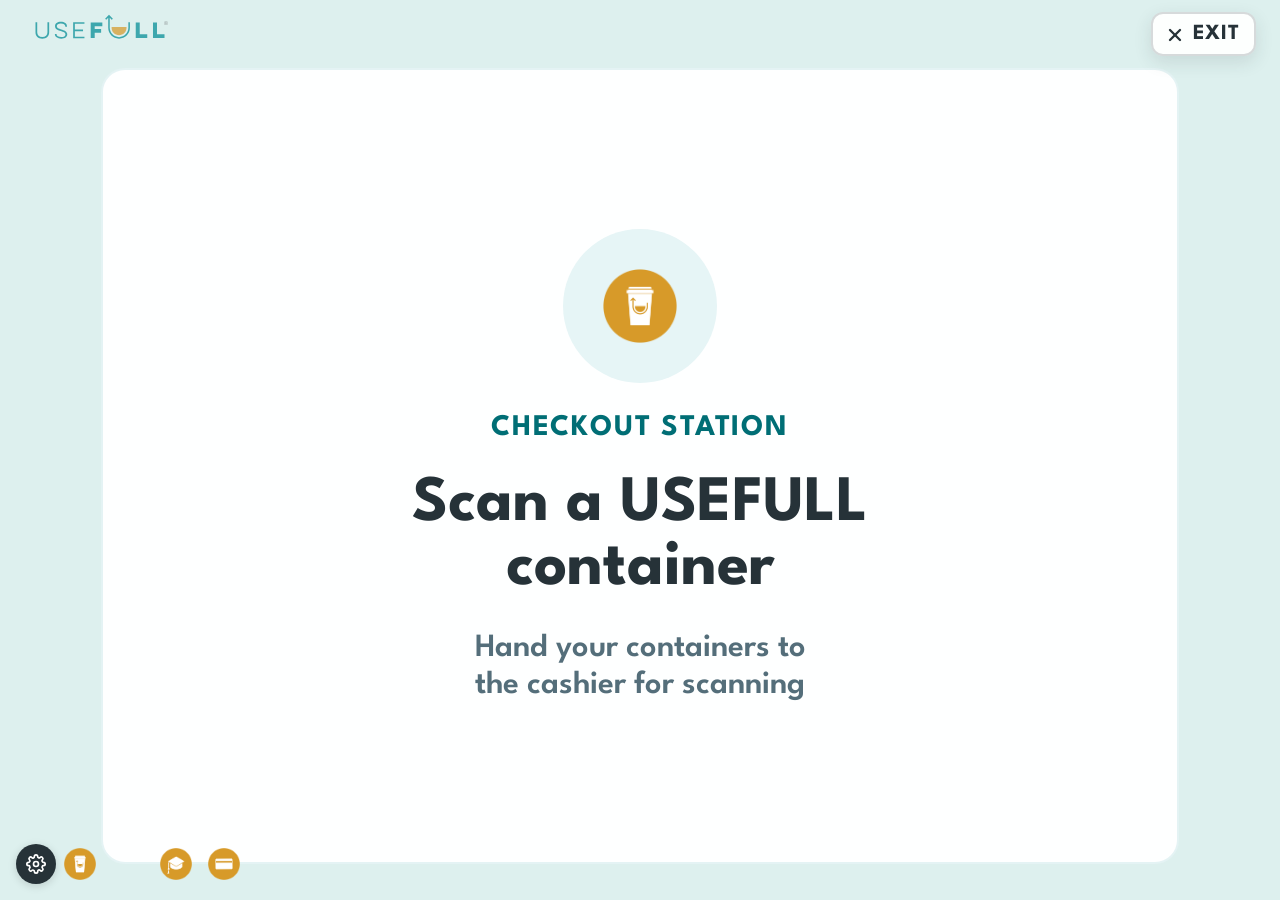
<file: v4.html>
<!doctype html>
<html lang="en">
<head>
  <meta charset="utf-8" />
  <meta name="viewport" content="width=device-width, initial-scale=1, viewport-fit=cover, user-scalable=no" />
  <title>USEFULL Checkout — V4</title>
  <meta name="theme-color" content="#DDF0EE" />
  <meta name="apple-mobile-web-app-capable" content="yes" />
  <meta name="mobile-web-app-capable" content="yes" />
  <meta name="apple-mobile-web-app-status-bar-style" content="black-translucent" />
  <meta name="apple-mobile-web-app-title" content="USEFULL Kiosk" />
  <link rel="manifest" href="manifest-v4.webmanifest" />
  <link rel="icon" type="image/png" href="images/illustrations/concept-art/checkout-station-kiosk-usefull-icon.png" />
  <link rel="apple-touch-icon" href="images/USEFULL-icons/icon-180.png" />
  <style>
    *, *::before, *::after { box-sizing: border-box; margin: 0; padding: 0; }

    /* League Spartan — headings, labels, buttons, all kiosk-distance text */
    @font-face {
      font-family: 'League Spartan';
      src: url('fonts/League_Spartan/LeagueSpartan-VariableFont_wght.ttf') format('truetype');
      font-weight: 100 900; font-style: normal; font-display: swap;
    }

    /* Proxima Nova — body/UI font. Fine print, inputs, a few specific overrides. */
    @font-face {
      font-family: 'Proxima Nova';
      src: url('fonts/Proxima-Nova-Font-Family/ProximaNova-Regular.ttf') format('truetype');
      font-weight: 400; font-style: normal; font-display: swap;
    }
    @font-face {
      font-family: 'Proxima Nova';
      src: url('fonts/Proxima-Nova-Font-Family/ProximaNova-Medium.ttf') format('truetype');
      font-weight: 500; font-style: normal; font-display: swap;
    }
    @font-face {
      font-family: 'Proxima Nova';
      src: url('fonts/Proxima-Nova-Font-Family/ProximaNova-Semibold.ttf') format('truetype');
      font-weight: 600; font-style: normal; font-display: swap;
    }
    @font-face {
      font-family: 'Proxima Nova';
      src: url('fonts/Proxima-Nova-Font-Family/ProximaNova-Bold.ttf') format('truetype');
      font-weight: 700; font-style: normal; font-display: swap;
    }

    :root {
      --teal: #008C95;
      --golden: #D69A2D;
      --teal-dark: #006E75;
      --teal-glow: rgba(0, 140, 149, 0.25);
      --teal-light: #E6F5F6;
      /* Brand secondary palette — see USEFULL_BrandGuide.md */
      --foam: #DDF0EE;
      --wave: #8FCCC8;
      --sunny: #E07E3C;
      --sky: #238DC1;
      --fog: #EDECE8;
      --earth: #9AADA4;
      --kiosk-dark: #1B2A30;
      --green: #2E7D32;
      --green-light: #E8F5E9;
      --slate: #263238;
      --slate-light: #546E7A;
      --surface: #F0F4F5;
      --gray-100: #F5F5F5;
      --gray-200: #E8ECEE;
      --gray-300: #D0D8DB;
      --gray-500: #8A9BA2;
      --gray-700: #4F6068;
      --white: #FFFFFF;
      --radius: 14px;
      --radius-sm: 8px;
      --shadow: 0 1px 4px rgba(0,0,0,0.06);
      --shadow-lg: 0 2px 12px rgba(0,0,0,0.10);
    }

    html, body {
      width: 100%;
      height: 100%;
      overflow: hidden;
      font-family: 'Proxima Nova', system-ui, sans-serif;
      background: var(--foam);
      color: var(--slate);
      -webkit-user-select: none;
      user-select: none;
      -webkit-tap-highlight-color: transparent;
    }

    /* ── App shell ─────────────────────────────────── */
    .app {
      display: flex;
      flex-direction: column;
      width: 100%;
      height: 100%;
      height: 100dvh;
      position: relative;
    }

    .screen {
      flex: 1;
      display: flex;
      flex-direction: column;
      padding: 12px 20px 8px;
      overflow: hidden;
    }

    /* ── Branding strip ────────────────────────────── */
    .brand-strip {
      display: grid;
      grid-template-columns: 1fr auto 1fr;
      align-items: center;
      padding: 0 0 4px;
      flex-shrink: 0;
    }
    .brand-strip__logo {
      height: clamp(32px, 5vmin, 48px);
      opacity: 0.7;
      justify-self: start;
    }
    .brand-strip__terms {
      font-size: 13px;
      color: var(--teal);
      background: none;
      border: none;
      cursor: pointer;
      text-decoration: none;
      font-weight: 700;
      padding: 4px 10px;
      border-radius: 6px;
      transition: background 0.15s;
      justify-self: center;
    }
    .brand-strip__terms:active {
      background: var(--teal-light);
    }
    .brand-strip__right {
      display: flex;
      align-items: center;
      gap: 8px;
      justify-self: end;
    }
    /* Countdown ring — compact circle in the brand strip */
    .countdown-ring {
      position: relative;
      width: 28px;
      height: 28px;
      flex-shrink: 0;
    }
    .countdown-ring__svg {
      width: 100%;
      height: 100%;
      transform: rotate(-90deg);
    }
    .countdown-ring__track {
      fill: none;
      stroke: var(--gray-300);
      stroke-width: 3;
    }
    .countdown-ring__fill {
      fill: none;
      stroke: var(--teal);
      stroke-width: 3;
      stroke-linecap: round;
      transition: stroke-dashoffset 0.25s linear;
    }
    .countdown-ring__text {
      position: absolute;
      inset: 0;
      display: flex;
      align-items: center;
      justify-content: center;
      font-size: 9px;
      font-weight: 700;
      color: var(--slate-light);
      line-height: 1;
    }
    .session-control {
      position: absolute;
      top: calc(env(safe-area-inset-top) + 12px);
      right: calc(env(safe-area-inset-right) + 24px);
      z-index: 60;
      min-width: 70px;
      min-height: 44px;
      display: flex;
      align-items: center;
      justify-content: flex-end;
      pointer-events: none;
    }
    .session-control[hidden] {
      display: none;
    }
    .session-control > * {
      pointer-events: auto;
    }
    .session-exit-btn {
      min-height: 44px;
      padding: 8px 14px 7px 12px;
      border: 2px solid rgba(38, 50, 56, 0.18);
      border-radius: 12px;
      background: rgba(255, 255, 255, 0.94);
      color: var(--slate);
      box-shadow: 0 6px 18px rgba(38, 50, 56, 0.12);
      display: inline-flex;
      align-items: center;
      gap: 8px;
      font-family: 'League Spartan', sans-serif;
      font-size: clamp(18px, 2.4vmin, 23px);
      font-weight: 700;
      line-height: 1;
      cursor: pointer;
      text-transform: uppercase;
      letter-spacing: 0.04em;
    }
    .session-exit-btn svg {
      width: 20px;
      height: 20px;
      stroke-width: 2.8;
      flex-shrink: 0;
    }
    .session-countdown {
      min-width: 72px;
      height: 40px;
      padding: 8px 14px 6px;
      border-radius: 12px;
      background: rgba(255, 255, 255, 0.76);
      border: 1.5px solid rgba(0, 140, 149, 0.26);
      box-shadow: 0 3px 10px rgba(0, 140, 149, 0.10);
      display: inline-flex;
      align-items: baseline;
      justify-content: center;
      gap: 2px;
      backdrop-filter: blur(4px);
      -webkit-backdrop-filter: blur(4px);
    }
    .session-countdown__value {
      font-size: 24px;
      line-height: 1;
      color: var(--teal);
      font-family: 'League Spartan', sans-serif;
      font-weight: 700;
    }
    .session-countdown__unit {
      font-size: 15px;
      line-height: 1;
      color: rgba(0, 140, 149, 0.72);
      font-family: 'League Spartan', sans-serif;
      font-weight: 700;
      text-transform: uppercase;
    }

    /* ── Idle state ─────────────────────────────────── */
    /* ── Idle hero — landscape (default) ──────────── */
    .idle-hero {
      flex: 1;
      display: flex;
      flex-direction: row;
      align-items: center;
      justify-content: center;
      gap: 0;
      padding: 0 0 0 6%;
    }
    .idle-hero__left {
      flex: 0 0 55%;
      display: flex;
      flex-direction: column;
      justify-content: center;
    }
    .idle-hero__title {
      font-family: 'League Spartan', sans-serif;
      font-size: clamp(56px, 11vmin, 96px);
      font-weight: 700;
      line-height: 1.08;
      color: var(--slate);
      padding-right: 20px;
    }
    .idle-hero__right {
      flex: 0 0 45%;
      display: flex;
      align-items: center;
      justify-content: center;
      overflow: hidden;
      min-width: 0;
    }
    .idle-hero__kiosk {
      max-height: clamp(300px, 56vmin, 500px);
      max-width: 100%;
      width: auto;
      object-fit: contain;
      display: block;
    }

    /* ── Idle hero — landscape tablet preset ─────────── */
    .app.is-landscape .idle-hero__title {
      font-size: 64px;
    }
    .app.is-landscape .idle-hero__kiosk {
      max-height: 420px;
    }

    /* ── Idle hero — portrait ──────────────────────── */
    .app.is-portrait .idle-hero {
      flex-direction: column;
      align-items: center;
      justify-content: center;
      text-align: center;
      padding: 0 24px;
      gap: 32px;
    }
    .app.is-portrait .idle-hero__left {
      flex: 0 0 auto;
      align-items: center;
    }
    .app.is-portrait .idle-hero__title {
      font-size: clamp(52px, 10vw, 80px);
      padding-right: 0;
      text-align: center;
    }
    .app.is-portrait .idle-hero__right {
      flex: 0 0 auto;
    }
    .app.is-portrait .idle-hero__kiosk {
      max-height: clamp(220px, 38vh, 380px);
      width: auto;
    }

    /* ── Brand scan screens (v3) ─────────────────────── */
    .app.is-scan-mode {
      background: var(--foam) !important;
    }
    .app.is-scan-mode .screen {
      background: var(--foam);
    }
    .app.is-scan-mode .brand-strip__logo {
      opacity: 0.72;
    }
    .app.is-scan-mode .brand-strip__terms {
      font-family: 'League Spartan', sans-serif;
      font-size: 22px;
      font-weight: 700;
      color: var(--teal);
      padding: 7px 10px 4px;
    }
    .app.is-success-mode {
      background: var(--foam) !important;
    }
    .app.is-success-mode .screen {
      background: var(--foam);
    }
    .app.is-success-mode .brand-strip__logo {
      opacity: 0.72;
    }
    .app.is-auth-mode {
      background: var(--foam) !important;
    }
    .app.is-auth-mode .screen {
      background: var(--foam);
    }
    .app.is-auth-mode .brand-strip__logo {
      opacity: 0.72;
    }
    .app.is-auth-mode .brand-strip__terms {
      font-family: 'League Spartan', sans-serif;
      font-size: 22px;
      font-weight: 700;
      color: var(--teal);
      padding: 7px 10px 4px;
    }
    .scan-shell-v3 {
      flex: 1;
      min-height: 0;
      display: flex;
      flex-direction: column;
      align-items: center;
      color: var(--slate);
    }
    .scan-hero-v3 {
      text-align: center;
      flex: 0 0 auto;
    }
    .scan-hero-v3__title {
      font-family: 'League Spartan', sans-serif;
      font-size: clamp(54px, 8.6vmin, 78px);
      font-weight: 700;
      color: var(--slate);
      line-height: 0.94;
      letter-spacing: 0;
    }
    .scan-hero-v3__subtitle {
      margin: 28px auto 0;
      font-family: 'League Spartan', sans-serif;
      font-size: clamp(25px, 3.4vmin, 34px);
      font-weight: 700;
      line-height: 1.18;
      max-width: 670px;
      color: var(--slate);
    }
    .scan-card-v3 {
      position: relative;
      background: var(--white);
      border: 1px solid rgba(20, 40, 50, 0.05);
      border-radius: 14px;
      box-shadow: 0 2px 11px rgba(20, 40, 50, 0.06);
    }
    .scan-icon-cap {
      position: absolute;
      top: -36px;
      left: 50%;
      transform: translateX(-50%);
      width: 72px;
      height: 72px;
      border-radius: 18px;
      display: flex;
      align-items: center;
      justify-content: center;
      box-shadow: 0 3px 12px rgba(20, 40, 50, 0.14);
      z-index: 1;
    }
    .scan-icon-cap--wave { background: var(--wave); }
    .scan-icon-cap--golden { background: var(--golden); }
    .scan-icon-cap--sky { background: var(--sky); }
    .scan-icon-cap__img {
      width: 56%;
      height: 56%;
      object-fit: contain;
      filter: brightness(0) invert(1);
    }
    .idle-scan-card {
      width: 100%;
      max-width: 720px;
      aspect-ratio: 3 / 2;
      margin-top: 118px;
      padding: 0;
      display: flex;
      flex-direction: column;
      align-items: center;
      justify-content: center;
      text-align: center;
      background: var(--white);
      border: 1px solid rgba(0, 140, 149, 0.08);
      border-radius: var(--radius);
      box-shadow: 0 10px 26px rgba(0, 140, 149, 0.08);
      overflow: hidden;
    }
    .idle-scan-card__image-wrap {
      flex: 1;
      min-height: 0;
      display: flex;
      align-items: center;
      justify-content: center;
      width: 100%;
      height: 100%;
      overflow: hidden;
    }
    .idle-scan-card__image {
      width: 100%;
      height: 100%;
      max-width: none;
      object-fit: contain;
      object-position: center;
      display: block;
    }
    .idle-scan-card__headline {
      font-family: 'League Spartan', sans-serif;
      font-size: 39px;
      font-weight: 700;
      line-height: 1.06;
      color: var(--slate);
    }
    .idle-scan-card__sub {
      margin-top: 16px;
      font-family: 'League Spartan', sans-serif;
      font-size: 30px;
      font-weight: 400;
      line-height: 1.18;
      color: var(--slate-light);
    }
    .checkout-v3 {
      width: 100%;
      display: flex;
      flex-direction: column;
      align-items: center;
      min-height: 0;
    }
    .checkout-status {
      display: grid;
      grid-template-columns: 1fr auto 1fr;
      align-items: center;
      width: 100%;
      max-width: 780px;
      margin: 36px 0 44px;
      gap: 18px;
    }
    .checkout-status__card {
      grid-column: 2;
      min-width: 360px;
      padding: 30px 38px 24px;
      text-align: center;
      background: var(--teal);
      color: var(--white);
      border-radius: 14px;
      box-shadow: 0 4px 14px rgba(0, 140, 149, 0.22);
    }
    .checkout-status__count {
      font-family: 'League Spartan', sans-serif;
      font-size: 58px;
      font-weight: 700;
      line-height: 0.9;
    }
    .checkout-status__label {
      margin-top: 10px;
      font-family: 'League Spartan', sans-serif;
      font-size: 29px;
      font-weight: 700;
      line-height: 1;
    }
    .checkout-status__reset {
      justify-self: end;
      display: inline-flex;
      align-items: center;
      justify-content: center;
      background: rgba(255, 255, 255, 0.72);
      color: var(--slate-light);
      border: 1px solid rgba(20, 40, 50, 0.05);
      border-radius: 999px;
      font-family: 'League Spartan', sans-serif;
      font-size: 20px;
      font-weight: 700;
      line-height: 1;
      padding: 13px 19px 10px;
      cursor: pointer;
      box-shadow: 0 1px 5px rgba(20, 40, 50, 0.05);
    }
    .checkout-status__timer {
      justify-self: start;
      display: flex;
      align-items: center;
      gap: 9px;
      font-family: 'League Spartan', sans-serif;
      font-size: 22px;
      font-weight: 700;
      color: var(--slate-light);
    }
    .checkout-status__timer .countdown-ring {
      width: 36px;
      height: 36px;
    }
    .checkout-status__timer .countdown-ring__text {
      font-size: 12px;
      color: var(--teal-dark);
    }
    .checkout-options {
      width: 100%;
      display: grid;
      grid-template-columns: 1fr 1fr;
      gap: 27px;
      margin-bottom: 28px;
    }
    .checkout-option {
      min-height: 326px;
      padding: 58px 24px 28px;
      text-align: center;
      display: flex;
      flex-direction: column;
      align-items: center;
      justify-content: space-between;
    }
    .checkout-option__media {
      height: 122px;
      display: flex;
      align-items: center;
      justify-content: center;
      margin-bottom: 6px;
    }
    .checkout-option__media img {
      max-width: 190px;
      max-height: 122px;
      object-fit: contain;
      display: block;
    }
    .checkout-option__title {
      font-family: 'League Spartan', sans-serif;
      font-size: 39px;
      font-weight: 700;
      line-height: 1.06;
      color: var(--slate);
    }
    .checkout-option__sub {
      margin-top: 15px;
      font-family: 'League Spartan', sans-serif;
      font-size: 29px;
      font-weight: 400;
      line-height: 1.17;
      color: var(--slate-light);
    }
    .checkout-or {
      margin: 0 0 18px;
      font-family: 'League Spartan', sans-serif;
      font-size: 27px;
      font-weight: 700;
      color: var(--slate-light);
      text-align: center;
    }
    .scan-notice-v3 {
      min-height: 26px;
      margin: 14px 0 0;
      font-family: 'League Spartan', sans-serif;
      font-size: 24px;
      font-weight: 700;
      color: #B33A2B;
      text-align: center;
      opacity: 0;
      transition: opacity 0.2s;
    }
    .scan-notice-v3.is-visible {
      opacity: 1;
    }

    .app.is-portrait.is-scan-mode .screen {
      padding: 10px 20px 18px;
    }
    .app.is-portrait.is-scan-mode .brand-strip {
      padding-bottom: 0;
    }
    .app.is-portrait.is-scan-mode .brand-strip__logo {
      height: 58px;
    }
    .app.is-portrait .scan-shell-v3--idle {
      padding: 88px 27px 0;
    }
    .app.is-portrait .scan-shell-v3--idle .scan-hero-v3__title {
      font-size: 84px;
      line-height: 1;
    }
    .app.is-portrait .idle-scan-card {
      max-width: 680px;
      margin-top: 96px;
    }
    .app.is-portrait .scan-shell-v3--checkout {
      padding: 54px 27px 0;
    }
    .app.is-portrait .checkout-v3 {
      max-width: 760px;
    }
    .app.is-portrait .scan-layout--v4 {
      justify-content: flex-start;
      gap: 24px;
      padding: 78px 27px 92px;
    }
    .app.is-portrait .scan-panel {
      width: min(100%, 706px);
    }
    .app.is-portrait .scan-panel--summary {
      min-height: 238px;
      gap: 26px;
      padding: 36px 32px 32px;
    }
    .app.is-portrait .scan-panel--checkout {
      min-height: 590px;
      gap: 24px;
      padding: 36px 28px 32px;
    }
    .app.is-portrait .scan-panel__text {
      font-size: 42px;
      line-height: 1.06;
    }
    .app.is-portrait .scan-panel .kiosk-zone__stage {
      width: min(100%, 620px);
    }
    .app.is-portrait .scan-panel .tap-dot {
      width: 62px;
    }
    .app.is-portrait .scan-panel .tap-label {
      font-size: 38px;
      border-width: 2px;
    }
    .app.is-portrait .scan-panel .tap-label--campus { left: calc(30% + 42px); }
    .app.is-portrait .scan-panel .tap-label--credit { left: calc(37% + 42px); }
    .app.is-landscape.is-scan-mode .screen {
      padding: 10px 24px 14px;
    }
    .app.is-landscape.is-scan-mode .brand-strip__logo {
      height: 38px;
    }
    .app.is-landscape .scan-shell-v3--idle {
      padding: 22px 32px 0;
    }
    .app.is-landscape .scan-shell-v3--idle .scan-hero-v3__title {
      font-size: 54px;
    }
    .app.is-landscape .scan-shell-v3--idle .scan-hero-v3__subtitle {
      font-size: 24px;
      margin-top: 16px;
    }
    .app.is-landscape .idle-scan-card {
      width: 100%;
      max-width: 560px;
      margin-top: 44px;
      padding: 0;
    }
    .app.is-landscape .idle-scan-card__image {
      width: 100%;
      height: 100%;
    }
    .app.is-landscape .idle-scan-card__headline {
      font-size: 31px;
    }
    .app.is-landscape .idle-scan-card__sub {
      font-size: 23px;
    }
    .app.is-landscape .scan-shell-v3--checkout {
      padding: 18px 28px 0;
    }
    .app.is-landscape .scan-shell-v3--checkout .scan-hero-v3__title {
      font-size: 42px;
    }
    .app.is-landscape .scan-shell-v3--checkout .scan-hero-v3__subtitle {
      font-size: 22px;
      margin-top: 12px;
    }
    .app.is-landscape .checkout-v3 {
      max-width: 820px;
    }
    .app.is-landscape .checkout-status {
      margin: 22px 0 34px;
    }
    .app.is-landscape .checkout-status__card {
      min-width: 300px;
      padding: 22px 32px 18px;
    }
    .app.is-landscape .checkout-status__count {
      font-size: 46px;
    }
    .app.is-landscape .checkout-status__label {
      font-size: 23px;
    }
    .app.is-landscape .checkout-options {
      gap: 18px;
    }
    .app.is-landscape .checkout-option {
      min-height: 230px;
      padding: 46px 18px 20px;
    }
    .app.is-landscape .checkout-option__media {
      height: 74px;
    }
    .app.is-landscape .checkout-option__media img {
      max-height: 74px;
      max-width: 128px;
    }
    .app.is-landscape .checkout-option__title {
      font-size: 30px;
    }
    .app.is-landscape .checkout-option__sub {
      font-size: 21px;
      margin-top: 8px;
    }
    .app.is-landscape .scan-layout--v4 {
      gap: 18px;
      padding: 8px 32px 36px;
    }
    .app.is-landscape .scan-panel {
      width: min(100%, 690px);
    }
    .app.is-landscape .scan-panel--summary {
      min-height: 142px;
      gap: 16px;
      padding: 24px 28px 20px;
    }
    .app.is-landscape .scan-panel--checkout {
      min-height: 320px;
      gap: 14px;
      padding: 24px 28px 20px;
    }
    .app.is-landscape .scan-panel__text {
      font-size: 34px;
    }
    .app.is-landscape .scan-panel .kiosk-zone__stage {
      width: min(100%, 500px);
    }

    /* ── Scanning state ────────────────────────────── */
    .scan-layout {
      flex: 1;
      display: flex;
      flex-direction: column;
      gap: 4px;
      padding-bottom: 8px;
    }

    /* v2 layout: instructions + pill + kiosk clustered centered on page */
    .scan-layout--v2 {
      gap: 0;
      padding-bottom: 12px;
      justify-content: center;
    }
    .scan-layout--v4 {
      align-items: center;
      justify-content: center;
      gap: 34px;
      padding: 16px 27px 44px;
    }
    .scan-panel {
      width: min(100%, 760px);
      background: rgba(255, 255, 255, 0.94);
      border: 1px solid rgba(0, 140, 149, 0.08);        /* base; student .scan-panel--checkout overrides to 2px golden below */
      border-radius: 14px;
      box-shadow: 0 8px 24px rgba(0, 140, 149, 0.08);   /* §6 harmonization: 10px 26px → 8px 24px */
      display: flex;
      flex-direction: column;
      align-items: center;
      justify-content: center;
      text-align: center;
    }
    .scan-panel--summary {
      min-height: 252px;
      gap: 30px;
      padding: 44px 38px 36px;
    }
    .scan-panel--checkout {
      min-height: 560px;
      gap: 32px;
      padding: 42px 32px 34px;
      border: 2px solid var(--golden);   /* §7 harmonization: student checkout card matches student icon */
    }
    .scan-panel__text {
      font-family: 'League Spartan', sans-serif;
      font-size: 48px;
      font-weight: 700;
      color: var(--slate);
      line-height: 1.05;
      letter-spacing: 0;
      max-width: 690px;
    }
    .scan-panel .counter-pill--v2 {
      padding: 0;
    }
    .scan-panel .kiosk-zone {
      padding: 0;
    }
    .scan-panel .kiosk-zone__stage {
      width: min(100%, 700px);
      max-width: none;
    }
    .scan-instructions {
      text-align: center;
      font-family: 'League Spartan', sans-serif;
      font-size: 56px;
      font-weight: 700;
      color: var(--slate);
      line-height: 1.05;
      flex-shrink: 0;
      padding: 1.2vh 24px 0;
    }
    .app.is-portrait .scan-instructions {
      font-size: 60px;
    }
    .app.is-landscape .scan-instructions {
      font-size: 44px;
    }
    .counter-pill--v2 {
      padding: 2vh 0 1.8vh;
    }
    .counter-pill--v2 .counter-pill__inner {
      padding: 14px 40px;
    }
    .counter-pill--v2 .counter-pill__count {
      font-size: 34px;
    }
    .counter-pill--v2 .counter-pill__label {
      font-size: 30px;
      letter-spacing: 0.6px;
    }

    @keyframes pop {
      0% { transform: scale(1); }
      40% { transform: scale(1.2); }
      100% { transform: scale(1); }
    }

    /* Scan notice (error/warning) */
    .scan-notice {
      text-align: center;
      font-size: 17px;
      font-weight: 600;
      color: #C62828;
      min-height: 20px;
      opacity: 0;
      transition: opacity 0.2s;
      flex-shrink: 0;
    }
    .scan-notice.is-visible { opacity: 1; }

    /* Continue scanning hint — in dialog with the heading */
    .keep-scanning {
      text-align: center;
      font-family: 'League Spartan', sans-serif;
      font-size: clamp(36px, 6.8vmin, 58px);
      font-weight: 700;
      color: var(--slate);
      flex-shrink: 0;
      padding: 3.5vh 0 1.2vh;
    }

    /* Counter pill — oval with white text */
    .counter-pill {
      display: flex;
      align-items: center;
      justify-content: center;
      gap: 10px;
      flex-shrink: 0;
      padding: 14px 0 10px;
    }
    .counter-pill__inner {
      display: inline-flex;
      align-items: center;
      gap: 10px;
      background: var(--teal);
      border-radius: 999px;
      padding: 10px 28px;
    }
    .counter-pill__count {
      font-family: 'League Spartan', sans-serif;
      font-size: 26px;
      font-weight: 700;
      color: var(--white);
      line-height: 1;
    }
    .counter-pill__count.is-pop {
      animation: pop 0.3s ease;
    }
    .counter-pill__label {
      font-family: 'League Spartan', sans-serif;
      font-size: 22px;
      font-weight: 700;
      color: var(--white);
      text-transform: uppercase;
      letter-spacing: 0.5px;
      line-height: 1;
    }

    /* ── Shared heading above zones ────────────────── */
    .zones-heading {
      text-align: center;
      font-family: 'League Spartan', sans-serif;
      font-size: clamp(36px, 6.8vmin, 58px);
      font-weight: 700;
      color: var(--slate);
      flex-shrink: 0;
      line-height: 1;
      padding: 10px 0 12px;
    }

    /* ── Kiosk zone (Container Scanned screen) ─────── */
    .kiosk-zone {
      flex: 0 1 auto;
      display: flex;
      flex-direction: column;
      align-items: center;
      justify-content: center;
      padding: 16px 12px 0;
      min-height: 0;
    }
    .kiosk-zone__stage {
      position: relative;
      aspect-ratio: 3 / 2;
      flex-shrink: 1;
      min-height: 0;
      width: 56vw;
      max-width: 648px;
    }
    .kiosk-zone__img {
      width: 100%;
      height: 100%;
      object-fit: contain;
      display: block;
    }

    /* Tap dot — sits exactly on the tap zone */
    .tap-dot {
      position: absolute;
      width: 64px;
      height: auto;
      transform: translate(-50%, -50%);
      animation: nfc-blink 2.4s ease-in-out infinite;
      pointer-events: none;
    }
    .tap-dot--campus { top: 34%; left: 30%; }
    .tap-dot--credit { top: 66%; left: 37%; }

    /* Tap label — helper pill, positioned just right of its dot */
    .tap-label {
      position: absolute;
      font-family: 'League Spartan', sans-serif;
      font-weight: 600;
      font-size: var(--tap-label-size, 45px);
      letter-spacing: 0.2px;
      white-space: nowrap;
      border-radius: 999px;
      padding: 0.22em 0.44em 0.18em;
      box-shadow: 0 2px 8px rgba(0, 0, 0, 0.08);
      transform: translateY(-50%);
      pointer-events: none;
      /* Default style — overridden by [data-pill-style] */
      background: rgba(255, 255, 255, 0.96);
      color: var(--slate);
      border: 1px solid rgba(20, 40, 50, 0.08);
    }
    .tap-label--campus { top: 34%; left: calc(30% + 44px); }
    .tap-label--credit { top: 66%; left: calc(37% + 44px); }

    /* ── Pill style variants ─────────────────────────── */
    .app[data-pill-style="white-black"] .tap-label {
      background: rgba(255, 255, 255, 0.96);
      color: var(--slate);
      border: 1px solid rgba(20, 40, 50, 0.08);
    }
    .app[data-pill-style="white-teal"] .tap-label {
      background: rgba(255, 255, 255, 0.96);
      color: var(--teal);
      border: 1px solid rgba(20, 40, 50, 0.08);
    }
    .app[data-pill-style="teal-white"] .tap-label {
      background: var(--teal);
      color: var(--white);
      border: 1px solid var(--teal);
    }
    .app[data-pill-style="golden-white"] .tap-label {
      background: var(--golden);
      color: var(--white);
      border: 1px solid var(--golden);
    }
    .app[data-pill-style="white-teal-border-black"] .tap-label {
      background: var(--white);
      color: var(--slate);
      border: 2px solid var(--teal);
    }
    .app[data-pill-style="white-teal-border-teal"] .tap-label {
      background: var(--white);
      color: var(--teal);
      border: 2px solid var(--teal);
    }

    @keyframes nfc-blink {
      0%, 100% { opacity: 1; }
      50% { opacity: 0.15; }
    }

    /* Portrait preset (800 × 1280) — maximize image size */
    .app.is-portrait .kiosk-zone__stage {
      width: 760px;
      max-width: 100%;
    }
    .app.is-portrait .tap-dot {
      width: 78px;
    }
    .app.is-portrait .tap-label {
      font-size: var(--tap-label-size, 45px);
    }
    .app.is-portrait .tap-label--campus { left: calc(30% + 52px); }
    .app.is-portrait .tap-label--credit { left: calc(37% + 52px); }

    /* Landscape preset (1280 × 800) — maximize image height */
    .app.is-landscape .kiosk-zone__stage {
      width: 720px;
      max-width: 100%;
    }
    .app.is-landscape .tap-dot {
      width: 64px;
    }
    .app.is-landscape .tap-label {
      font-size: var(--tap-label-size, 45px);
    }
    .app.is-landscape .tap-label--campus { left: calc(30% + 44px); }
    .app.is-landscape .tap-label--credit { left: calc(37% + 44px); }

    .pay-zone__text {
      flex: 0 0 auto;
      display: flex;
      flex-direction: column;
      gap: 0.6vh;
      padding: 0.8vh 12px 0;
    }

    .pay-zone__title {
      font-family: 'League Spartan', sans-serif;
      font-size: clamp(38px, 7vmin, 68px);
      font-weight: 700;
      color: var(--slate);
      line-height: 1.05;
    }

    .pay-zone__location {
      font-size: clamp(28px, 5vmin, 48px);
      font-weight: 500;
      color: var(--teal-dark);
      line-height: 1.3;
    }
    .pay-zone--credit .pay-zone__location {
      color: var(--slate-light);
    }

    /* Subtle glow on campus zone — draws the eye without looking clickable */
    .pay-zone--campus.is-ready {
      animation: pulse-glow 2.8s ease-in-out infinite;
    }
    @keyframes pulse-glow {
      0%, 100% { background: var(--teal-light); }
      50% { background: rgba(0, 140, 149, 0.08); }
    }

    /* old countdown strip removed — using ring now */

    /* ── Settings wheel + popover ─────────────────── */
    .settings-wheel {
      position: fixed;
      bottom: 16px;
      left: 16px;
      z-index: 100;
    }
    .settings-wheel__btn {
      width: 40px;
      height: 40px;
      border-radius: 50%;
      border: none;
      background: var(--slate);
      color: var(--white);
      cursor: pointer;
      display: flex;
      align-items: center;
      justify-content: center;
      box-shadow: 0 2px 8px rgba(0,0,0,0.15);
      transition: transform 0.3s ease;
    }
    .settings-wheel__btn:active {
      transform: scale(0.92);
    }
    .settings-wheel__btn svg {
      width: 20px;
      height: 20px;
    }
    .settings-wheel.is-open .settings-wheel__btn {
      transform: rotate(60deg);
    }
    .settings-wheel.is-open .settings-wheel__btn:active {
      transform: rotate(60deg) scale(0.92);
    }

    .settings-popover {
      position: absolute;
      bottom: 50px;
      left: 0;
      background: var(--slate);
      color: var(--white);
      border-radius: 12px;
      padding: 18px 20px 20px;
      box-shadow: 0 4px 20px rgba(0,0,0,0.25);
      display: none;
      min-width: 520px;
    }
    .settings-wheel.is-open .settings-popover {
      display: block;
    }

    .settings-columns {
      display: grid;
      grid-template-columns: 1fr 1fr;
      gap: 0 24px;
    }

    .settings-col {
      display: flex;
      flex-direction: column;
      gap: 10px;
    }

    .settings-col__heading {
      font-size: 11px;
      text-transform: uppercase;
      letter-spacing: 0.8px;
      color: rgba(255,255,255,0.45);
      font-weight: 700;
      padding-bottom: 4px;
      border-bottom: 1px solid rgba(255,255,255,0.1);
      margin-bottom: 2px;
    }

    .settings-section-label {
      font-size: 10px;
      text-transform: uppercase;
      letter-spacing: 0.5px;
      color: rgba(255,255,255,0.35);
      font-weight: 600;
      margin-top: 6px;
    }

    /* Toggle switch */
    .settings-toggle {
      display: flex;
      border-radius: 8px;
      overflow: hidden;
      border: 1px solid rgba(255,255,255,0.2);
    }
    .settings-toggle__opt {
      flex: 1;
      padding: 8px 12px;
      font-size: 13px;
      font-weight: 600;
      font-family: inherit;
      text-align: center;
      cursor: pointer;
      border: none;
      background: transparent;
      color: rgba(255,255,255,0.5);
      transition: background 0.15s, color 0.15s;
    }
    .settings-toggle__opt.is-active {
      background: var(--teal);
      color: var(--white);
    }

    .settings-popover__field {
      display: flex;
      flex-direction: column;
      gap: 3px;
    }
    #guidedHeaderField[hidden] { display: none; }
    .settings-popover__label {
      font-size: 10px;
      text-transform: uppercase;
      letter-spacing: 0.5px;
      color: rgba(255,255,255,0.6);
      font-weight: 600;
    }
    .settings-popover__select {
      background: rgba(255,255,255,0.12);
      border: 1px solid rgba(255,255,255,0.2);
      color: var(--white);
      padding: 5px 8px;
      border-radius: 6px;
      font-size: 13px;
      font-family: inherit;
      cursor: pointer;
    }
    .settings-popover__range {
      width: 100%;
      accent-color: var(--teal);
      cursor: pointer;
    }
    .settings-popover__select option {
      background: var(--slate);
      color: var(--white);
    }

    .settings-sim-row {
      display: flex;
      gap: 8px;
      align-items: end;
    }
    .settings-sim-row .settings-popover__field {
      flex: 1;
      min-width: 0;
    }

    .settings-popover__btn {
      padding: 6px 14px;
      border-radius: 6px;
      border: 1px solid rgba(255,255,255,0.3);
      background: rgba(255,255,255,0.1);
      color: var(--white);
      font-size: 13px;
      font-weight: 600;
      cursor: pointer;
      font-family: inherit;
      transition: background 0.15s;
      width: 100%;
    }
    .settings-popover__btn:active {
      background: rgba(255,255,255,0.2);
    }
    .settings-popover__btn--sim {
      background: var(--teal);
      border-color: var(--teal);
    }
    .settings-popover__btn.is-active {
      background: var(--teal);
      border-color: var(--teal);
    }
    .settings-btn-row {
      display: flex;
      gap: 8px;
      margin-top: 2px;
    }
    .settings-btn-row .settings-popover__btn {
      flex: 1;
    }

    /* ── Terms overlay (reused from main) ──────────── */
    .terms-overlay {
      position: fixed;
      inset: 0;
      background: rgba(0,0,0,0.5);
      z-index: 200;
      display: flex;
      align-items: center;
      justify-content: center;
      padding: 24px;
    }
    .terms-overlay[hidden] {
      display: none;
    }
    .terms-panel {
      background: var(--white);
      border-radius: var(--radius);
      max-width: 600px;
      width: 100%;
      max-height: 80vh;
      display: flex;
      flex-direction: column;
      box-shadow: var(--shadow-lg);
    }
    .terms-panel__header {
      display: flex;
      justify-content: space-between;
      align-items: center;
      padding: 16px 20px;
      border-bottom: 1px solid var(--gray-200);
    }
    .terms-panel__header h2 {
      font-size: 18px;
      font-weight: 700;
    }
    .terms-close {
      width: 32px;
      height: 32px;
      border-radius: 50%;
      border: none;
      background: var(--gray-200);
      font-size: 20px;
      cursor: pointer;
      display: flex;
      align-items: center;
      justify-content: center;
    }
    .terms-panel__body {
      padding: 20px;
      overflow-y: auto;
      font-size: 14px;
      line-height: 1.6;
      color: var(--gray-700);
    }
    .terms-panel__body p {
      margin-bottom: 12px;
    }

    /* ── Success / error cards ─────────────────────── */
    .result-card {
      flex: 1;
      display: flex;
      flex-direction: column;
      align-items: center;
      justify-content: center;
      text-align: center;
      gap: 12px;
    }
    .result-card__icon {
      width: clamp(56px, 10vmin, 88px);
      height: clamp(56px, 10vmin, 88px);
      border-radius: 50%;
      display: flex;
      align-items: center;
      justify-content: center;
    }
    .result-card__icon--success {
      background: var(--teal);
      color: var(--white);
    }
    .result-card__icon--error {
      background: #FFEBEE;
      color: #C62828;
    }
    .result-card__icon svg {
      width: clamp(32px, 6vmin, 48px);
      height: clamp(32px, 6vmin, 48px);
    }
    .result-card__title {
      font-family: 'League Spartan', sans-serif;
      font-size: clamp(34px, 7vmin, 58px);
      font-weight: 700;
    }
    .result-card__body {
      font-size: clamp(20px, 4vmin, 32px);
      color: var(--slate-light);
      max-width: 700px;
      line-height: 1.35;
    }
    .result-card__due {
      background: var(--green-light);
      border-radius: var(--radius-sm);
      padding: clamp(10px, 2vmin, 18px) clamp(24px, 5vmin, 44px);
      text-align: center;
      display: flex;
      flex-direction: column;
      gap: clamp(4px, 1vmin, 10px);
    }
    .result-card__due-label {
      font-size: clamp(13px, 2.5vmin, 20px);
      font-weight: 700;
      text-transform: uppercase;
      letter-spacing: 1px;
      color: var(--green);
    }
    .result-card__due-date {
      font-family: 'League Spartan', sans-serif;
      font-size: clamp(28px, 5.5vmin, 44px);
      font-weight: 700;
      color: var(--green);
    }

    /* ── Auth card (centered card for flow screens) ─── */
    .auth-card {
      flex: 1;
      display: flex;
      flex-direction: column;
      align-items: center;
      justify-content: center;
      text-align: center;
      gap: clamp(10px, 2.2vh, 24px);
      padding: 1vh 24px;
    }
    .app.is-auth-mode .auth-card {
      flex: 0 1 auto;
      width: min(100%, 760px);     /* §1 harmonization: 720 → 760 */
      min-height: min(560px, calc(100% - 64px));
      margin: auto;
      padding: clamp(28px, 4.8vmin, 48px);
      background: rgba(255, 255, 255, 0.82);
      border: 2px solid var(--sky);                     /* §7 harmonization: 1px subtle → 2px sky (phone icon default) */
      border-radius: var(--radius);
      box-shadow: 0 8px 22px rgba(0, 140, 149, 0.08);
    }
    /* §7 harmonization: auth-flow-card with the credit-card icon gets the golden treatment */
    .app.is-auth-mode .auth-flow-card:has(.auth-role-icon--card) {
      border-color: var(--golden);
    }
    /* Dense screens (keypad) need tighter gaps */
    .auth-card--dense {
      gap: clamp(4px, 1vh, 12px);
    }
    .app.is-auth-mode .auth-card--dense {
      min-height: min(850px, calc(100% - 64px));
      gap: clamp(10px, 1.5vh, 18px);
      justify-content: center;
    }
    .app.is-auth-mode .auth-card--lookup {
      width: min(100%, 680px);
      min-height: min(520px, calc(100% - 64px));
      border-color: var(--teal);
      gap: clamp(18px, 2.4vh, 28px);
    }
    .app.is-auth-mode .auth-card--found,
    .app.is-auth-mode .auth-card--method {
      min-height: min(600px, calc(100% - 64px));
      gap: clamp(18px, 2.8vh, 32px);
    }
    .auth-card__chip {
      display: inline-flex;
      align-items: center;
      gap: 6px;
      background: var(--teal-light);
      color: var(--teal-dark);
      font-size: clamp(15px, 2.8vmin, 22px);
      font-weight: 600;
      padding: 8px 22px;
      border-radius: 999px;
      letter-spacing: 0.3px;
    }
    .auth-card__title {
      font-family: 'League Spartan', sans-serif;
      font-size: clamp(36px, 7.5vmin, 68px);
      font-weight: 700;
      color: var(--slate);
      line-height: 1.08;
    }
    .app.is-auth-mode .auth-card__title {
      color: var(--teal);
      font-size: clamp(44px, 7.8vmin, 72px);
      line-height: 0.96;
      max-width: 620px;
    }
    .app.is-auth-mode .auth-card--lookup .auth-card__title {
      color: var(--slate);
      font-size: clamp(28px, 4.8vmin, 44px);
      line-height: 1;
      white-space: nowrap;
    }
    .auth-card__body {
      font-size: clamp(20px, 3.5vmin, 34px);
      color: var(--slate-light);
      max-width: 780px;
      line-height: 1.3;
      padding:20px 0px 0px 0px;
    }
    .app.is-auth-mode .auth-card__body {
      font-family: 'League Spartan', sans-serif;
      font-size: clamp(22px, 3.5vmin, 32px);
      font-weight: 600;
      line-height: 1.16;
      max-width: 560px;
      padding: 6px 0 0;
    }
    .auth-card__subtitle {
      font-size: clamp(16px, 2.6vmin, 24px);
      font-weight: 400;
      color: var(--slate-light);
      line-height: 1.3;
      text-align: center;
      max-width: 480px;
    }
    .id-entry-layout {
      flex: 1;
      display: flex;
      flex-direction: column;
      align-items: center;
      justify-content: center;
      gap: clamp(18px, 3vh, 32px);
      padding: 0 24px clamp(16px, 3vh, 40px);
    }
    .id-entry-header {
      display: flex;
      flex-direction: column;
      align-items: center;
      gap: 12px;
      text-align: center;
    }
    .app.is-auth-mode .id-entry-header .auth-card__title {
      font-size: clamp(36px, 5.8vmin, 56px);
      white-space: nowrap;
    }
    /* Override generic auth-card sizing when inside id-entry-layout —
       let the card hug its content rather than forcing 850px min-height */
    .app.is-auth-mode .id-entry-layout .auth-card {
      flex: 0 0 auto;
      width: min(100%, 540px);
      min-height: 0;
      margin: 0;
      padding: clamp(20px, 3.5vmin, 32px) clamp(20px, 3.5vmin, 32px) clamp(20px, 3vmin, 28px);
      gap: clamp(12px, 1.8vh, 20px);
      justify-content: flex-start;
    }
    .app.is-auth-mode .id-entry-layout .auth-card.auth-wide-card {
      width: min(100%, 760px);
      padding: clamp(32px, 4.6vmin, 48px) clamp(32px, 5vmin, 56px) clamp(28px, 4vmin, 42px);
      gap: clamp(16px, 2.3vh, 28px);
    }
    .app.is-auth-mode .id-entry-layout .auth-card.account-found-card {
      width: min(100%, 680px);
    }
    .id-entry-layout .phone-display {
      width: 100%;
    }
    .id-entry-layout .keypad,
    .app.is-auth-mode .id-entry-layout .keypad {
      width: 100%;
      max-width: none;
    }
    .id-entry-layout .btn-row {
      width: 100%;
      gap: 12px;
      padding-top: 4px;
    }
    .id-entry-layout .btn-row .btn {
      flex: 1;
    }
    .id-entry-layout .sms-confirm-btns {
      width: 100%;
      margin-top: 4px;
    }
    .id-entry-layout .sms-confirm-btns .btn {
      white-space: nowrap;
    }
    .app.is-auth-mode .id-entry-layout .otp-card {
      width: min(100%, 760px);
    }
    .id-entry-layout .otp-card .keypad,
    .app.is-auth-mode .id-entry-layout .otp-card .keypad {
      max-width: none;
      width: 100%;
      gap: 14px;
    }
    .app.is-auth-mode .id-entry-layout .otp-card .keypad__key {
      height: clamp(60px, 9vmin, 80px);
      font-size: clamp(26px, 5vmin, 38px);
    }
    .id-entry-layout .otp-card .btn-row {
      width: 100%;
    }
    .id-entry-layout .otp-card .otp-boxes {
      width: 100%;
      padding: 16px 0 20px;
      gap: clamp(6px, 1.5vmin, 10px);
    }
    .id-entry-layout .otp-card .otp-box {
      flex: 1;
      width: auto;
      aspect-ratio: 1;
      height: auto;
      font-size: clamp(24px, 5vmin, 40px);
    }
    .app.is-auth-mode .id-entry-layout .id-entry-card {
      width: min(100%, 760px);
      min-height: min(100%, 940px);
      padding: clamp(72px, 8vmin, 92px) clamp(36px, 5.6vmin, 58px) clamp(30px, 4.2vmin, 44px);
      gap: clamp(16px, 2.1vmin, 24px);
      justify-content: center;
      position: relative;
      overflow: visible;
    }
    .id-entry-card .auth-role-icon {
      position: absolute;
      top: -44px;
      left: 50%;
      transform: translateX(-50%);
      margin: 0;
    }
    .app.is-auth-mode .id-entry-card .auth-card__title {
      color: var(--slate);
      font-size: clamp(44px, 7vmin, 68px);
      line-height: 0.96;
      max-width: 640px;
    }
    .app.is-auth-mode .id-entry-card .auth-card__subtitle {
      font-size: clamp(21px, 3.2vmin, 30px);
      line-height: 1.22;
      max-width: 620px;
      color: var(--slate-light);
    }
    .app.is-auth-mode .id-entry-card .phone-display {
      width: 100%;
      max-width: 620px;
      padding: clamp(18px, 2.8vmin, 24px) clamp(18px, 3.4vmin, 28px) clamp(12px, 2.2vmin, 18px);
      background: rgba(0, 140, 149, 0.06);
      border: 2px solid rgba(0, 140, 149, 0.18);
      border-radius: 12px;
      box-shadow: none;
      font-size: clamp(46px, 7.8vmin, 68px);
    }
    .app.is-auth-mode .id-entry-card .keypad {
      width: 100%;
      max-width: 620px;
      gap: clamp(10px, 1.7vmin, 14px);
    }
    .app.is-auth-mode .id-entry-card .keypad__key {
      height: clamp(64px, 8.8vmin, 86px);
      border-radius: 10px;
      font-size: clamp(30px, 5.2vmin, 44px);
    }
    .app.is-auth-mode .id-entry-card .keypad__key--utility {
      font-family: 'League Spartan', sans-serif;
      font-size: clamp(24px, 4.2vmin, 36px);
      font-weight: 600;
    }
    .app.is-auth-mode .id-entry-card .btn-row {
      max-width: 620px;
      gap: clamp(12px, 2vmin, 16px);
      padding-top: clamp(4px, 1vmin, 10px);
    }
    .auth-action-stack {
      width: min(100%, 620px);
      display: grid;
      gap: clamp(10px, 1.6vmin, 14px);
      justify-items: center;
      padding-top: clamp(4px, 1vmin, 10px);
    }
    .auth-action-stack .btn {
      width: 100%;
      flex: none;
      white-space: nowrap;
    }
    .app.is-auth-mode .auth-action-stack .btn:focus {
      outline: none;
    }
    .app.is-auth-mode .auth-action-stack .btn--primary {
      min-height: clamp(66px, 8.4vmin, 84px);
      font-size: clamp(30px, 4.8vmin, 42px);
    }
    .app.is-auth-mode .auth-action-stack .btn--secondary {
      min-height: clamp(58px, 7vmin, 72px);
      font-size: clamp(25px, 4vmin, 34px);
    }
    .app.is-auth-mode .auth-action-stack .btn--cancel {
      width: min(100%, 340px);
    }
    .app.is-auth-mode .id-entry-card .btn {
      min-height: clamp(62px, 8vmin, 78px);
      font-family: 'League Spartan', sans-serif;
      font-size: clamp(28px, 4.8vmin, 40px);
      font-weight: 700;
    }
    .app.is-auth-mode .id-entry-card .auth-action-stack .btn--primary {
      min-height: clamp(66px, 8.4vmin, 84px);
      font-size: clamp(30px, 4.8vmin, 42px);
    }
    .app.is-portrait .id-entry-layout {
      padding: 20px 27px 72px;
    }
    .app.is-portrait .id-entry-layout .id-entry-card {
      width: min(100%, 724px);
      min-height: min(100%, 1010px);
      padding: 88px 42px 36px;
      gap: 24px;
    }
    .app.is-landscape .id-entry-layout {
      padding: 10px 24px 42px;
    }
    .app.is-landscape .id-entry-layout .id-entry-card {
      width: min(100%, 1040px);
      min-height: min(100%, 600px);
      padding: 72px 36px 30px;
      gap: 14px;
    }
    .app.is-landscape .id-entry-card .auth-card__title {
      font-size: 54px;
    }
    .app.is-landscape .id-entry-card .auth-card__subtitle {
      font-size: 22px;
    }
    .app.is-landscape .id-entry-card .phone-display {
      font-size: 48px;
      padding: 14px 20px 10px;
    }
    .app.is-landscape .id-entry-card .keypad__key {
      height: 56px;
      font-size: 31px;
    }
    .app.is-landscape .id-entry-card .btn {
      min-height: 56px;
      font-size: 29px;
    }
    /* Landscape: widen the auth flow cards (sms confirm, otp verify, update
       default card). Portrait defaults (540 / 600) leave huge dead space in
       a 1280px landscape viewport and force the subtitle copy to wrap. */
    .app.is-auth-mode.is-landscape .id-entry-layout .auth-card {
      width: min(80%, 900px);
    }
    .app.is-auth-mode.is-landscape .id-entry-layout .auth-card.auth-wide-card {
      width: min(88%, 960px);
    }
    .app.is-auth-mode.is-landscape .id-entry-layout .auth-card.account-found-card {
      width: min(74%, 760px);
    }
    .app.is-auth-mode.is-landscape .id-entry-layout .otp-card {
      width: min(88%, 960px);
    }
    /* Title + subtitle max-widths assume a narrow card; relax them in
       landscape so wider cards actually use their width.                */
    .app.is-auth-mode.is-landscape .auth-card__title {
      max-width: 820px;
    }
    .app.is-auth-mode.is-landscape .auth-card__subtitle {
      max-width: 760px;
    }
    /* OTP card vertical fit in landscape (800px viewport):
       Defaults push the card to ~782 tall, clipping the Verify/Cancel row.
       Drop the dense min-height, shrink keypad + OTP boxes, tighten gap. */
    .app.is-auth-mode.is-landscape .otp-card.auth-card--dense {
      min-height: 0;
      padding: 22px 30px;
      gap: 10px;
    }
    .app.is-auth-mode.is-landscape .otp-card .auth-card__title {
      font-size: 44px;
    }
    .app.is-auth-mode.is-landscape .otp-card .auth-card__subtitle {
      font-size: 20px;
    }
    .app.is-auth-mode.is-landscape .otp-card .otp-boxes {
      padding: 6px 0 8px;
      gap: 10px;
      justify-content: center;
    }
    .app.is-auth-mode.is-landscape .otp-card .otp-box {
      flex: 0 0 auto;
      width: 88px;
      height: 88px;
      font-size: 36px;
    }
    .app.is-auth-mode.is-landscape .otp-card .keypad,
    .id-entry-layout .otp-card.app.is-auth-mode.is-landscape .keypad {
      gap: 10px;
    }
    .app.is-auth-mode.is-landscape .otp-card .keypad__key {
      height: 56px;
      font-size: 28px;
    }
    .app.is-auth-mode.is-landscape .otp-card .btn {
      min-height: 56px;
      font-size: 26px;
    }
    .sms-confirm-body {
      font-size: clamp(16px, 2.6vmin, 22px);
      color: var(--slate-light);
      text-align: center;
      line-height: 1.4;
    }
    .notification-settings-card {
      border-color: var(--sky);
    }
    .app.is-auth-mode .notification-settings-card.notification-settings-card--sms-disabled {
      border-color: #C62828;
    }
    .notification-settings-card--sms-disabled .auth-role-icon {
      background: #C62828;
    }
    .notification-settings-card .auth-card__subtitle {
      max-width: 600px;
    }
    .notification-subheader {
      display: grid;
      gap: 6px;
      max-width: 680px;
      text-align: center;
    }
    .notification-subheader__alert {
      color: #C62828;
      font-size: clamp(22px, 3.5vmin, 30px);
      font-weight: 700;
      line-height: 1.12;
      margin-top: 10px;
      margin-bottom: 15px;
    }
    .notification-subheader__body {
      color: var(--slate);
      font-size: clamp(19px, 3vmin, 26px);
      font-weight: 600;
      line-height: 1.22;
      margin-bottom: 10px;
    }
    .notification-phone-row {
      width: min(100%, 620px);
      display: grid;
      grid-template-columns: 1fr auto;
      align-items: center;
      gap: 14px;
      padding: 14px 16px 12px 20px;
      border-radius: 14px;
      background: rgba(35, 141, 193, 0.08);
      border: 2px solid rgba(35, 141, 193, 0.18);
      text-align: left;
    }
    .notification-phone-row__eyebrow {
      font-family: 'League Spartan', sans-serif;
      font-size: clamp(15px, 2.4vmin, 20px);
      font-weight: 700;
      letter-spacing: 0.06em;
      text-transform: uppercase;
      color: var(--sky);
      line-height: 1;
    }
    .notification-phone-row__number {
      margin-top: 3px;
      font-family: 'League Spartan', sans-serif;
      font-size: clamp(30px, 5.2vmin, 46px);
      font-weight: 700;
      color: var(--slate);
      line-height: 1;
    }
    .notification-phone-row__edit {
      border: 2px solid rgba(35, 141, 193, 0.28);
      background: var(--white);
      color: var(--teal);
      border-radius: 999px;
      padding: 9px 18px 7px;
      font-family: 'League Spartan', sans-serif;
      font-size: clamp(18px, 3vmin, 24px);
      font-weight: 700;
      cursor: pointer;
    }
    .notification-channel-toggle {
      width: min(100%, 620px);
      display: grid;
      grid-template-columns: 1fr 1fr;
      gap: 0;
      padding: 0;
      border-radius: 14px;
      background: var(--white);
      border: none;
      overflow: hidden;
      box-shadow: 0 0 0 2px rgba(35, 141, 193, 0.25);
    }
    .notification-channel-option {
      min-height: clamp(62px, 8vmin, 78px);
      border: none;
      background: var(--white);
      border-radius: 0;
      color: var(--sky);
      cursor: pointer;
      font-family: 'League Spartan', sans-serif;
      display: flex;
      flex-direction: column;
      align-items: center;
      justify-content: center;
      gap: 3px;
      box-shadow: none;
    }
    .notification-channel-option__label {
      font-size: clamp(28px, 4.5vmin, 40px);
      font-weight: 700;
      line-height: 1;
    }
    .notification-channel-option__sub {
      display: none;
    }
    .notification-channel-option.is-selected {
      background: var(--sky);
      color: var(--white);
      box-shadow: none;
    }
    .notification-channel-option.is-selected .notification-channel-option__sub {
      color: rgba(255, 255, 255, 0.86);
    }
    .notification-email-field {
      width: min(100%, 620px);
      display: grid;
      gap: 8px;
      text-align: left;
    }
    .notification-email-field[hidden] {
      display: none;
    }
    .notification-email-label {
      font-family: 'League Spartan', sans-serif;
      font-size: clamp(18px, 3vmin, 24px);
      font-weight: 700;
      color: var(--slate);
    }
    .notification-email-input {
      width: 100%;
      min-height: clamp(62px, 8vmin, 76px);
      padding: 10px 18px 8px;
      border: 2px solid rgba(0, 140, 149, 0.18);
      border-radius: 12px;
      background: rgba(0, 140, 149, 0.06);
      color: var(--slate);
      font-family: 'Proxima Nova', system-ui, sans-serif;
      font-size: clamp(22px, 3.6vmin, 32px);
      font-weight: 600;
      text-align: center;
    }
    .notification-email-input:focus {
      outline: 3px solid rgba(0, 140, 149, 0.18);
      border-color: var(--teal);
      background: var(--white);
    }
    .notification-settings-card--sms-disabled .notification-email-input {
      border-color: rgba(198, 40, 40, 0.2);
      background: rgba(198, 40, 40, 0.08);
    }
    .notification-settings-card--sms-disabled .notification-email-input:focus {
      outline-color: rgba(198, 40, 40, 0.16);
      border-color: #C62828;
      background: var(--white);
    }
    .notification-consent-copy {
      max-width: 680px;
      font-size: clamp(18px, 2.8vmin, 24px);
      line-height: 1.28;
      color: var(--slate-light);
      text-align: center;
    }
    .notification-consent-copy strong {
      color: var(--slate);
      font-weight: 700;
    }
    .app.is-landscape .notification-settings-card {
      padding-top: 46px;
      gap: 12px;
    }
    .app.is-landscape .notification-settings-card .auth-card__title {
      font-size: 48px;
    }
    .app.is-landscape .notification-phone-row__number {
      font-size: 36px;
    }
    .auth-role-icon {
      width: 82px;
      height: 82px;
      border-radius: 18px;
      display: flex;
      align-items: center;
      justify-content: center;
      color: var(--white);
      background: var(--teal);
      box-shadow: 0 4px 12px rgba(0,0,0,0.10);
      margin: -66px auto 18px;
    }
    .auth-role-icon--phone {
      background: var(--sky);
    }
    .auth-role-icon--card {
      background: var(--golden);
    }
    .auth-role-icon--error {
      background: #C62828;       /* error red — matches the existing result-card error palette */
    }
    /* Error auth-flow-card: red border to match the inset icon */
    .app.is-auth-mode .auth-flow-card.auth-card--error {
      border-color: #C62828;
    }
    .app.is-auth-mode .auth-flow-card.auth-card--error .auth-card__title {
      color: #C62828;            /* tint title in error red for stronger affordance */
    }
    .auth-role-icon svg {
      width: 46px;
      height: 46px;
      display: block;
    }
    .app.is-auth-mode .auth-flow-card {
      position: relative;
      overflow: visible;
      padding-top: clamp(52px, 7vmin, 68px);
      gap: clamp(14px, 2.2vmin, 22px);
    }
    .app.is-auth-mode .auth-flow-card .auth-card__title {
      color: var(--slate);
      font-size: clamp(40px, 7vmin, 64px);   /* kiosk-distance bump (was 34/5.6/54) */
      line-height: 1;
      text-align: center;
      text-wrap: balance;                    /* even line lengths when title wraps */
    }
    .app.is-auth-mode .auth-flow-card .auth-card__subtitle {
      font-size: clamp(20px, 3.4vmin, 30px); /* kiosk-distance bump (was 16/2.6/24) */
      padding: 0;
      max-width: 680px;                      /* was 520; bumped to match wider card + bigger font */
      text-wrap: balance;                    /* even line lengths when subtitle wraps */
    }
    .auth-flow-card .sms-confirm-body {
      max-width: 640px;
    }
    .auth-card__initial {
      width: clamp(68px, 14vmin, 120px);
      height: clamp(68px, 14vmin, 120px);
      border-radius: 50%;
      background: var(--teal);
      color: var(--white);
      font-family: 'League Spartan', sans-serif;
      font-size: clamp(34px, 7vmin, 60px);
      font-weight: 700;
      display: flex;
      align-items: center;
      justify-content: center;
      line-height: 1;
    }
    .auth-card__detail-row {
      display: flex;
      gap: clamp(20px, 4vmin, 44px);
      align-items: center;
      font-size: clamp(18px, 3.5vmin, 28px);
      color: var(--slate-light);
    }
    .app.is-auth-mode .auth-card__detail-row {
      width: min(100%, 540px);
      justify-content: center;
      gap: 12px;
      flex-wrap: wrap;
    }
    .app.is-auth-mode .auth-card__detail-row span {
      background: var(--white);
      border: 1px solid rgba(0, 140, 149, 0.12);
      border-radius: 8px;
      padding: 14px 18px 10px;
      box-shadow: var(--shadow);
    }
    .app.is-auth-mode .auth-card__detail-row strong {
      color: var(--teal);
    }
    .auth-card__detail-row strong {
      color: var(--slate);
      font-weight: 600;
    }
    .account-found-card .auth-card__title {
      color: var(--slate);
    }
    .account-found-card .auth-card__subtitle {
      max-width: 560px;
    }
    .account-found-chips {
      width: min(100%, 620px);
      display: grid;
      grid-template-columns: repeat(2, minmax(0, 1fr));
      gap: clamp(10px, 1.8vmin, 14px);
    }
    .account-found-chip {
      display: grid;
      gap: 5px;
      align-content: center;
      min-height: clamp(82px, 10vmin, 102px);
      padding: 16px 18px 12px;
      background: var(--white);
      border: 2px solid var(--teal);
      border-radius: 10px;
      box-shadow: 0 3px 12px rgba(20, 40, 50, 0.06);
      text-align: left;
    }
    .account-found-chip__label {
      font-family: 'Proxima Nova', sans-serif;
      font-size: clamp(12px, 1.8vmin, 15px);
      font-weight: 700;
      color: var(--teal);
      text-transform: uppercase;
      letter-spacing: 0.6px;
    }
    .account-found-chip__value {
      font-family: 'League Spartan', sans-serif;
      font-size: clamp(23px, 3.7vmin, 32px);
      font-weight: 700;
      color: var(--slate);
      line-height: 1;
    }
    .account-found-countdown {
      font-size: 0.78em;
      font-weight: 700;
    }
    .app.is-auth-mode .account-found-card .auth-action-stack .btn--cancel {
      width: min(100%, 560px);
      font-size: clamp(25px, 4vmin, 34px);
    }
    .app.is-auth-mode .update-card-actions .btn--cancel {
      margin-top: clamp(20px, 3.2vmin, 30px);
    }
    .app.is-portrait.is-auth-mode .update-default-card {
      width: min(100%, 724px);
      min-height: 680px;
      padding: 100px 48px 44px;
      gap: 24px;
      border-radius: 24px;
    }
    .app.is-portrait.is-auth-mode .update-default-card .auth-card__icon {
      top: -44px;
      width: 96px;
      height: 96px;
      border-radius: 18px;
    }
    .app.is-portrait.is-auth-mode .update-default-card .auth-card__title {
      max-width: 660px;
      font-size: 60px;
      line-height: 1.02;
    }
    .app.is-portrait.is-auth-mode .update-default-card .auth-card__subtitle {
      max-width: 640px;
      font-size: 32px;
      line-height: 1.22;
    }
    .app.is-portrait.is-auth-mode .update-default-card .sms-confirm-body {
      max-width: 640px;
      font-size: 31px;
      line-height: 1.28;
    }
    .app.is-portrait.is-auth-mode .update-default-card .auth-action-stack {
      width: 100%;
      max-width: 640px;
      gap: 12px;
    }
    .app.is-portrait.is-auth-mode .update-default-card .auth-action-stack .btn {
      min-height: 76px;
      padding: 12px 24px;
      border-radius: 8px;
      font-size: 40px;
      line-height: 1;
    }
    .app.is-portrait.is-auth-mode .update-default-card .auth-action-stack .btn--cancel {
      min-height: 68px;
      font-size: 38px;
    }
    .card-present-visual {
      width: min(100%, 430px);
      color: var(--teal);
    }
    .card-present-visual svg {
      display: block;
      width: 100%;
      height: auto;
      overflow: visible;
    }
    .card-present-visual__reader-shadow {
      fill: rgba(35, 49, 56, 0.12);
    }
    .card-present-visual__reader {
      cursor: pointer;
      pointer-events: all;
    }
    .card-present-visual__reader-base {
      fill: #d8dee1;
      stroke: rgba(0, 140, 149, 0.38);
      stroke-width: 2;
    }
    .card-present-visual__reader-lip {
      fill: none;
      stroke: #b5bec3;
      stroke-linecap: round;
      stroke-width: 4;
    }
    .card-present-visual__reader-top {
      fill: #f7f8f8;
      stroke: var(--teal);
      stroke-width: 2.5;
    }
    .card-present-visual__tap-mark {
      fill: none;
      stroke: #969da6;
      stroke-linecap: round;
      stroke-linejoin: round;
      stroke-width: 2.2;
    }
    .card-present-visual__tap-hand {
      fill: #f7f8f8;
    }
    .card-present-visual__card {
      transform-origin: center;
      animation: present-card 1.8s cubic-bezier(0.22, 1, 0.36, 1) infinite;
    }
    .card-present-visual__card-body {
      fill: var(--golden);
    }
    .card-present-visual__card-detail {
      fill: rgba(255, 255, 255, 0.86);
    }
    .card-present-visual__signal {
      fill: none;
      stroke: currentColor;
      stroke-linecap: round;
      stroke-width: 5;
      animation: reader-signal 1.8s ease-out infinite;
    }
    .card-present-visual__signal--two {
      animation-delay: 0.16s;
    }
    .card-present-visual__signal--three {
      animation-delay: 0.32s;
    }
    .update-card-actions--waiting {
      padding-top: 0;
    }
    .app.is-auth-mode .update-card-actions--waiting .btn--cancel {
      margin-top: 0;
    }
    @keyframes present-card {
      0%, 18% { transform: translateX(-10px); }
      46%, 72% { transform: translateX(12px); }
      100% { transform: translateX(-10px); }
    }
    @keyframes reader-signal {
      0%, 28% { opacity: 0.18; }
      52%, 72% { opacity: 1; }
      100% { opacity: 0.18; }
    }
    @media (prefers-reduced-motion: reduce) {
      .card-present-visual__card,
      .card-present-visual__signal {
        animation: none;
      }
    }
    .auth-card__card-display {
      font-family: 'League Spartan', sans-serif;
      font-size: clamp(28px, 6.5vmin, 52px);
      font-weight: 700;
      color: var(--slate);
      letter-spacing: 0.5px;
    }
    .app.is-auth-mode .auth-card__card-display {
      min-width: min(100%, 420px);
      padding: 16px 24px 12px;
      background: var(--white);
      border: 2px solid var(--teal);
      border-radius: 999px;
      color: var(--teal);
      box-shadow: 0 4px 12px rgba(0, 140, 149, 0.08);
    }

    /* Phone number display */
    .phone-display {
      font-family: 'League Spartan', sans-serif;
      font-size: clamp(34px, 7vmin, 58px);
      font-weight: 700;
      color: var(--teal);
      letter-spacing: 2px;
      padding: 20px 0px 20px 0px;
    }
    .app.is-auth-mode .phone-display {
      width: min(100%, 520px);
      padding: 18px 22px 12px;
      background: var(--white);
      border: 1px solid rgba(0, 140, 149, 0.18);
      border-radius: 10px;
      box-shadow: 0 4px 12px rgba(0, 140, 149, 0.08);
      font-size: clamp(38px, 8vmin, 64px);
    }

    /* OTP digit boxes */
    .otp-boxes {
      display: flex;
      gap: clamp(6px, 1.5vmin, 12px);
      justify-content: center;
      padding: 4px 0;
    }
    .otp-box {
      width: clamp(42px, 8vmin, 64px);
      height: clamp(50px, 9.5vmin, 72px);
      border-radius: var(--radius-sm);
      background: var(--gray-100);
      border: 2px solid var(--gray-300);
      display: flex;
      align-items: center;
      justify-content: center;
      font-family: 'League Spartan', sans-serif;
      font-size: clamp(24px, 5vmin, 38px);
      font-weight: 700;
      color: var(--slate);
      transition: border-color 0.15s;
    }
    .otp-box.is-active {
      border-color: var(--teal);
      background: var(--white);
    }
    .otp-box.is-filled {
      border-color: var(--teal);
      background: var(--teal-light);
    }
    .app.is-auth-mode .otp-box {
      background: var(--white);
      border-color: rgba(0, 140, 149, 0.22);
      box-shadow: var(--shadow);
    }
    .app.is-auth-mode .otp-box.is-active,
    .app.is-auth-mode .otp-box.is-filled {
      border-color: var(--teal);
      background: var(--teal-light);
    }

    /* ── Numeric keypad ───────────────────────────────── */
    .keypad {
      display: grid;
      grid-template-columns: repeat(3, 1fr);
      gap: clamp(4px, 1vmin, 8px);
      width: 100%;
      max-width: 320px;
      margin: 0 auto;
    }
    .app.is-auth-mode .keypad {
      max-width: 380px;
      gap: 10px;
    }
    .keypad__key {
      height: clamp(46px, 8vmin, 62px);
      border: none;
      border-radius: var(--radius-sm);
      background: var(--white);
      color: var(--slate);
      font-family: 'League Spartan', sans-serif;
      font-size: clamp(20px, 4vmin, 30px);
      font-weight: 700;
      cursor: pointer;
      transition: background 0.1s;
      -webkit-tap-highlight-color: transparent;
      box-shadow: 0 1px 2px rgba(0,0,0,0.06);
    }
    .app.is-auth-mode .keypad__key {
      height: clamp(52px, 8vmin, 70px);
      border: 1px solid rgba(0, 140, 149, 0.10);
      box-shadow: 0 2px 8px rgba(0, 140, 149, 0.06);
    }
    .keypad__key:active {
      background: var(--teal-light);
    }
    .keypad__key--utility {
      background: var(--gray-100);
      font-size: clamp(13px, 2.2vmin, 17px);
      font-weight: 500;
      color: var(--slate-light);
      font-family: 'Proxima Nova', sans-serif;
      letter-spacing: 0;
    }
    .keypad__key--utility:active {
      background: var(--gray-200);
    }

    /* ── Button row for flow screens ──────────────────── */
    .btn-row {
      display: flex;
      gap: clamp(10px, 2vmin, 18px);
      justify-content: center;
      padding: 1vh 0 0;
      flex-shrink: 0;
    }
    .btn {
      padding: clamp(10px, 2.4vmin, 20px) clamp(30px, 6.5vmin, 60px);
      border-radius: var(--radius);
      border: none;
      font-family: 'Proxima Nova', sans-serif;
      font-size: clamp(18px, 3.8vmin, 30px);
      font-weight: 600;
      cursor: pointer;
      transition: background 0.15s, opacity 0.15s;
      -webkit-tap-highlight-color: transparent;
    }
    .app.is-auth-mode .btn {
      min-height: 56px;
      border-radius: 10px;
      font-family: 'League Spartan', sans-serif;
      font-size: clamp(22px, 3.6vmin, 32px);
      font-weight: 700;
      padding: 12px 36px 8px;
    }
    .btn--cancel,
    .btn--dismiss {
      min-width: clamp(180px, 28vmin, 240px);
      min-height: 56px;
      border: 2px solid var(--golden);
      border-radius: 10px;
      background: var(--white);
      color: var(--golden);
      font-family: 'League Spartan', sans-serif;
      font-size: clamp(22px, 3.4vmin, 30px);
      font-weight: 700;
      padding: 12px 34px 8px;
    }
    .btn--cancel:active,
    .btn--dismiss:active {
      background: rgba(214, 154, 45, 0.10);
    }
    .btn--cancel-orange {
      background: var(--white);
      border-color: var(--golden);
      color: var(--golden);
    }
    .btn--cancel-orange:active {
      background: rgba(214, 154, 45, 0.10);
    }
    .app.is-auth-mode .btn--secondary {
      background: rgba(255, 255, 255, 0.64);
      border: 2px solid rgba(0, 140, 149, 0.20);
      color: var(--slate-light);
    }
    .app.is-auth-mode .btn--cancel,
    .app.is-auth-mode .btn--dismiss {
      background: var(--white);
      border: 2px solid var(--golden);
      color: var(--golden);
    }
    .app.is-auth-mode .btn--cancel-orange {
      background: var(--white);
      border-color: var(--golden);
      color: var(--golden);
    }
    .app.is-auth-mode .btn--link {
      font-family: 'League Spartan', sans-serif;
      font-size: clamp(20px, 3.4vmin, 28px);
      font-weight: 600;
    }
    .btn--primary {
      background: var(--teal);
      color: var(--white);
    }
    .btn--primary:active {
      background: var(--teal-dark);
    }
    .btn--primary:disabled {
      opacity: 0.4;
      cursor: default;
    }
    .notification-settings-card .btn--primary:not(:disabled) {
      opacity: 1;
    }
    .btn--secondary {
      background: var(--gray-100);
      color: var(--slate-light);
    }
    .btn--secondary:active {
      background: var(--gray-200);
    }
    .btn-row--stacked {
      flex-wrap: wrap;
    }
    .btn-row--solo {
      padding-top: 0;
    }
    .btn--link {
      background: none;
      border: none;
      color: var(--teal);
      font-size: clamp(16px, 3.2vmin, 26px);
      font-weight: 500;
      cursor: pointer;
      padding: 8px 12px;
    }
    .btn--link:active {
      opacity: 0.6;
    }

    /* ── Info row (program overview summary cards) ────── */
    .info-row {
      display: grid;
      grid-template-columns: repeat(4, 1fr);
      gap: clamp(12px, 2.5vmin, 24px);
      width: 100%;
      padding: 1.5vh 0;
    }
    .info-card {
      display: flex;
      flex-direction: column;
      align-items: center;
      text-align: center;
      gap: clamp(8px, 1.5vmin, 14px);
      padding: clamp(16px, 3vmin, 32px) 14px;
      background: var(--white);
      border: 2px solid var(--teal);
      border-radius: var(--radius);
    }
    .info-card__icon {
      width: clamp(36px, 7vmin, 60px);
      height: clamp(36px, 7vmin, 60px);
      object-fit: contain;
    }
    .info-card__headline {
      font-family: 'League Spartan', sans-serif;
      font-size: clamp(14px, 2.8vmin, 22px);
      font-weight: 700;
      color: var(--slate);
      line-height: 1.15;
    }
    .info-card__sub {
      font-size: clamp(12px, 2.2vmin, 18px);
      color: var(--slate-light);
      line-height: 1.25;
    }

    /* ── Program Overview — foam takes the whole page ──── */
    .app.is-welcome-mode {
      background: var(--foam) !important;
    }
    .app.is-welcome-mode .screen {
      background: var(--foam);
    }
    .app.is-welcome-mode .brand-strip__logo {
      opacity: 0.72;
    }
    .welcome-canvas {
      flex: 1;
      display: flex;
      flex-direction: column;
      align-items: center;
      justify-content: center;
      padding: 12px 20px 72px;
      gap: 0;
      min-height: 0;
    }
    .welcome-card {
      width: min(100%, 780px);
      display: flex;
      flex-direction: column;
      align-items: stretch;
      gap: 28px;
      padding: 86px 54px 42px;
      background: rgba(255, 255, 255, 0.92);
      border: 2px solid var(--golden);                  /* §7 harmonization: 1px subtle → 2px golden (matches icon) */
      border-radius: 14px;                              /* §5 harmonization: 18 → 14 */
      box-shadow: 0 8px 24px rgba(0, 140, 149, 0.08);   /* §6 harmonization: shadow color → teal */
      position: relative;
      overflow: visible;
    }
    .welcome-card > .role-icon {
      display: flex;
    }
    .welcome-hero {
      flex: 0 0 auto;
      display: flex;
      flex-direction: column;
      align-items: center;
      text-align: center;
      gap: 14px;
      padding-top: 0;
    }
    .welcome-hero__title {
      font-family: 'League Spartan', sans-serif;
      font-size: clamp(40px, 6.4vmin, 64px);
      font-weight: 700;
      color: var(--slate);
      line-height: 1;
      letter-spacing: -0.5px;
    }
    .welcome-hero__subtitle {
      font-family: 'League Spartan', sans-serif;
      font-size: clamp(22px, 3.2vmin, 30px);
      font-weight: 600;
      color: var(--slate-light);
      line-height: 1.2;
      max-width: 28ch;
      text-wrap: balance;
    }

    /* ── Terms grid — fills available height; cards scale with it ── */
    .terms-grid {
      flex: 1;
      min-height: 0;
      display: grid;
      grid-template-columns: 1fr;
      gap: 14px;
      padding-top: 0;
    }
    .terms-card {
      position: relative;
      display: flex;
      flex-direction: row;
      align-items: center;
      justify-content: flex-start;
      text-align: left;
      gap: 18px;
      min-height: 106px;
      padding: 17px 22px 17px 18px;
      background: rgba(255, 255, 255, 0.9);
      border-radius: 14px;
      border: 0;
      box-shadow: 0 2px 10px rgba(20, 40, 50, 0.07);
      container-type: size;
    }
    .terms-card__icon-wrap {
      position: static;
      flex: 0 0 auto;
      transform: none;
      width: 64px;
      height: 64px;
      border-radius: 16px;
      display: flex;
      align-items: center;
      justify-content: center;
      box-shadow: 0 3px 12px rgba(20, 40, 50, 0.14);
    }
    .terms-card__icon {
      width: 56%;
      height: 56%;
      object-fit: contain;
      filter: brightness(0) invert(1);
    }
    .terms-card__copy {
      min-width: 0;
      display: flex;
      flex-direction: column;
      gap: 6px;
    }
    .terms-card__headline {
      font-family: 'League Spartan', sans-serif;
      font-size: clamp(28px, 5.8cqh, 38px);
      font-weight: 700;
      color: var(--slate);
      line-height: 1;
    }
    .terms-card__sub {
      font-family: 'League Spartan', sans-serif;
      font-size: clamp(21px, 4cqh, 28px);
      font-weight: 400;
      color: var(--slate-light);
      line-height: 1.12;
      text-wrap: balance;
    }

    /* Per-card accent — color-coded by meaning */
    .terms-card--wave .terms-card__icon-wrap   { background: var(--wave); }
    .terms-card--golden .terms-card__icon-wrap { background: var(--golden); }
    .terms-card--sunny .terms-card__icon-wrap  { background: var(--sunny); }
    .terms-card--sky .terms-card__icon-wrap    { background: var(--sky); }

    /* ── Welcome actions ────────────────────────────────── */
    .welcome-actions {
      flex: 0 0 auto;
      display: flex;
      flex-direction: column;
      align-items: center;
      gap: 10px;
    }
    .welcome-actions .btn--primary.btn--xl {
      width: 100%;
      max-width: 520px;
      font-size: clamp(22px, 3.4vmin, 30px);
      font-family: 'League Spartan', sans-serif;
      font-weight: 700;
      padding: 18px 32px;
      border-radius: 14px;
      letter-spacing: 0.2px;
      box-shadow: 0 4px 14px rgba(0, 140, 149, 0.22);
    }
    .welcome-cancel {
      background: none;
      border: none;
      cursor: pointer;
      font-family: 'League Spartan', sans-serif;
      font-size: clamp(15px, 2.2vmin, 19px);
      font-weight: 600;
      color: var(--slate-light);
      padding: 6px 14px;
      border-radius: 8px;
      transition: color 0.15s;
    }
    .welcome-cancel:active {
      color: var(--slate);
    }
    .welcome-fineprint {
      flex: 0 0 auto;
      text-align: center;
      font-size: clamp(13px, 1.9vmin, 17px);
      font-family: 'Proxima Nova', system-ui, sans-serif;
      font-weight: 500;
      color: var(--slate-light);
      line-height: 1.4;
      max-width: 520px;
      margin: 0 auto;
      text-wrap: balance;
    }
    .welcome-fineprint .brand-strip__terms {
      font-size: inherit;
      font-family: inherit;
      font-weight: 600;
      padding: 0 2px;
    }

    /* Portrait preset (800 × 1280) — full width works fine */
    .app.is-portrait.is-welcome-mode .screen {
      padding: 10px 20px 18px;
    }
    .app.is-portrait.is-welcome-mode .brand-strip {
      padding-bottom: 0;
    }
    .app.is-portrait.is-welcome-mode .brand-strip__logo {
      height: 50px;
    }
    .app.is-portrait .welcome-canvas {
      padding: 22px 27px 0;
    }
    .app.is-portrait .welcome-card {
      width: min(100%, 724px);
      gap: 22px;
      padding: 88px 42px 30px;
      border-radius: 18px;
    }
    .app.is-portrait .welcome-hero {
      gap: 16px;
      padding-top: 0;
      margin-bottom: 0;
    }
    .app.is-portrait .welcome-hero__title {
      font-size: 60px;
      line-height: 0.98;
      letter-spacing: 0;
    }
    .app.is-portrait .welcome-hero__subtitle {
      font-size: 29px;
      line-height: 1.12;
      max-width: 26ch;
      letter-spacing: 0;
    }
    .app.is-portrait .terms-grid {
      flex: 0 0 auto;
      grid-template-rows: repeat(4, 110px);
      gap: 14px;
      padding-top: 0;
      margin-bottom: 0;
    }
    .app.is-portrait .terms-card {
      border-radius: 14px;
      gap: 18px;
      padding: 16px 20px 16px 18px;
      box-shadow: 0 2px 10px rgba(20, 40, 50, 0.07);
    }
    .app.is-portrait .terms-card__icon-wrap {
      width: 64px;
      height: 64px;
      border-radius: 16px;
    }
    .app.is-portrait .terms-card__headline {
      font-size: 36px;
      line-height: 1;
      letter-spacing: 0;
    }
    .app.is-portrait .terms-card__sub {
      font-size: 25px;
      line-height: 1.12;
      letter-spacing: 0;
    }
    .app.is-portrait .terms-card--sky .terms-card__sub {
      white-space: nowrap;
    }
    .app.is-portrait .welcome-actions .btn--primary.btn--xl {
      font-size: 31px;
      line-height: 1;
      padding: 18px 32px 16px;
      max-width: 100%;
      border-radius: 12px;
    }
    .app.is-portrait .welcome-actions {
      gap: 14px;
      margin-bottom: 0;
    }
    .app.is-portrait .welcome-cancel {
      font-size: 23px;
      line-height: 1;
      padding: 0 14px;
    }
    .app.is-portrait .welcome-fineprint {
      font-size: 19px;
      line-height: 1.22;
      max-width: 460px;
    }

    /* Landscape preset (1280 × 800) — cap width so it doesn't sprawl */
    .app.is-landscape .welcome-canvas {
      max-width: 1060px;
      margin: 0 auto;
      width: 100%;
      padding: 10px 24px 34px;
      gap: 0;
    }
    .app.is-landscape .welcome-card {
      width: min(100%, 1040px);
      display: grid;
      grid-template-columns: minmax(300px, 0.8fr) minmax(520px, 1.2fr);
      column-gap: 28px;
      row-gap: 16px;
      align-items: center;
      padding: 72px 36px 30px;
    }
    .app.is-landscape .welcome-hero__title {
      font-size: 44px;
    }
    .app.is-landscape .welcome-hero__subtitle {
      font-size: 22px;
    }
    .app.is-landscape .welcome-hero,
    .app.is-landscape .welcome-actions,
    .app.is-landscape .welcome-fineprint {
      grid-column: 1;
    }
    .app.is-landscape .terms-grid {
      grid-column: 2;
      grid-row: 1 / span 3;
      gap: 12px;
      padding-top: 0;
    }
    .app.is-landscape .terms-grid {
      grid-template-rows: repeat(4, minmax(92px, auto));
    }
    .app.is-landscape .terms-card__icon-wrap {
      width: 56px;
      height: 56px;
    }
    .app.is-landscape .terms-card__headline {
      font-size: 30px;
    }
    .app.is-landscape .terms-card__sub {
      font-size: 21px;
    }

    /* ── Success screen receipt layout ───────────────── */
    .success-layout {
      flex: 1;
      display: flex;
      flex-direction: column;
      justify-content: center;
      align-items: center;
      padding: clamp(18px, 3vh, 34px) clamp(20px, 4vmin, 38px) clamp(66px, 7vh, 86px);
      width: 100%;
      min-height: 0;
    }
    .success-dismiss-btn {
      margin-top: clamp(14px, 2.4vmin, 22px);
      flex-shrink: 0;
    }
    .success-card {
      width: min(100%, 760px);
      min-height: min(100%, 980px);
      display: flex;
      flex-direction: column;
      align-items: stretch;
      justify-content: flex-start;
      gap: clamp(16px, 2.2vmin, 24px);
      padding: clamp(72px, 8vmin, 92px) clamp(36px, 5.6vmin, 58px) clamp(30px, 4.2vmin, 44px);
      background: rgba(255, 255, 255, 0.92);
      border: 2px solid var(--teal);                    /* §7 harmonization: 1px subtle → 2px teal (matches icon) */
      border-radius: 14px;                              /* §5 harmonization: 18 → 14 */
      box-shadow: 0 8px 24px rgba(0, 140, 149, 0.08);   /* §6 harmonization: shadow color → teal */
      position: relative;
      overflow: visible;
    }
    .success-hero {
      display: flex;
      flex-direction: column;
      align-items: center;
      text-align: center;
      gap: clamp(10px, 1.8vmin, 16px);
      position: static;
      padding: 0;
      background: transparent;
      border-radius: 0;
      box-shadow: none;
    }
    .success-hero__mark {
      width: clamp(82px, 12vmin, 118px);
      height: clamp(82px, 12vmin, 118px);
      border-radius: 22px;
      display: flex;
      align-items: center;
      justify-content: center;
      position: absolute;
      top: -44px;
      left: 50%;
      transform: translateX(-50%);
      margin: 0;
      background: var(--teal);
      box-shadow: 0 8px 18px rgba(0, 140, 149, 0.18);
      color: var(--white);
      z-index: 5;
    }
    .success-hero__mark svg {
      width: 58%;
      height: 58%;
      display: block;
    }
    .success-hero__title {
      font-family: 'League Spartan', sans-serif;
      font-size: clamp(66px, 9.6vmin, 92px);
      line-height: 0.96;
      font-weight: 700;
      color: var(--slate);
      letter-spacing: 0;
    }
    .success-hero__body {
      font-family: 'League Spartan', sans-serif;
      font-size: clamp(25px, 3.9vmin, 36px);
      line-height: 1.08;
      font-weight: 600;
      color: var(--slate-light);
      max-width: 560px;
    }
    .success-due {
      display: flex;
      flex-direction: column;
      align-items: center;
      justify-content: center;
      gap: 6px;
      width: 100%;
      min-height: clamp(140px, 18vmin, 178px);
      padding: clamp(20px, 3vmin, 30px) clamp(24px, 4vmin, 36px);
      margin-top: clamp(8px, 1.4vmin, 14px);
      background: var(--teal);
      border: 0;
      border-radius: 14px;
      text-align: center;
      box-shadow: 0 10px 24px rgba(0, 140, 149, 0.16);
    }
    .success-email-note {
      font-family: 'Proxima Nova', system-ui, sans-serif;
      font-size: clamp(15px, 2.4vmin, 20px);
      font-weight: 600;
      color: var(--slate-light);
      line-height: 1.22;
      max-width: 520px;
      margin-top: clamp(8px, 1.6vmin, 14px);
    }
    .success-due__label {
      font-family: 'League Spartan', sans-serif;
      font-size: clamp(24px, 3.7vmin, 34px);
      line-height: 1;
      font-weight: 700;
      text-transform: uppercase;
      color: rgba(255, 255, 255, 0.9);
      letter-spacing: 0.8px;
    }
    .success-due__date {
      font-family: 'League Spartan', sans-serif;
      font-size: clamp(58px, 9vmin, 86px);
      line-height: 0.9;
      font-weight: 700;
      color: var(--white);
      margin-top: clamp(8px, 1.4vmin, 12px);
    }
    .success-due__hint {
      font-size: clamp(19px, 3vmin, 27px);
      color: rgba(255, 255, 255, 0.82);
      margin-top: 2px;
    }
    .success-receipt {
      width: 100%;
      flex: 1;
      display: flex;
      flex-direction: column;
      margin: clamp(18px, 3.2vmin, 34px) 0 0;
      background: transparent;
      border: 0;
      border-radius: 0;
      box-shadow: none;
      padding: 0;
    }
    .success-receipt__header {
      display: flex;
      align-items: center;
      justify-content: center;
      gap: 0;
      margin-bottom: clamp(12px, 1.8vmin, 16px);
      text-align: center;
    }
    .success-receipt__eyebrow {
      font-family: 'League Spartan', sans-serif;
      font-size: clamp(20px, 3vmin, 28px);
      line-height: 1;
      font-weight: 700;
      text-transform: uppercase;
      letter-spacing: 0.7px;
      color: var(--teal);
    }
    .success-receipt__count {
      display: none;
      font-family: 'League Spartan', sans-serif;
      font-size: clamp(30px, 4.6vmin, 44px);
      line-height: 1;
      font-weight: 700;
      color: var(--slate);
      margin-top: 4px;
    }
    .success-app-row {
      display: flex;
      align-items: center;
      justify-content: space-between;
      gap: 16px;
      padding: clamp(14px, 2.2vmin, 18px) 0 0;
      margin-top: auto;
      border-top: 1px solid rgba(0, 140, 149, 0.10);
      background: transparent;
      border-radius: 0;
      color: var(--slate-light);
      font-size: clamp(16px, 2.7vmin, 22px);
      line-height: 1.2;
    }
    .success-app-button {
      min-height: 48px;
      padding: 7px 18px 4px;
      border-radius: 999px;
      border: 2px solid var(--teal);
      background: rgba(255, 255, 255, 0.85);
      color: var(--teal);
      font-family: 'League Spartan', sans-serif;
      font-size: clamp(20px, 3vmin, 26px);
      font-weight: 700;
      display: flex;
      align-items: center;
      justify-content: center;
      flex-shrink: 0;
      cursor: pointer;
    }
    .success-sent {
      display: none;
      font-size: clamp(17px, 2.8vmin, 24px);
      color: var(--slate-light);
      text-align: center;
      margin-top: 0;
    }

    /* ── Container list (success screen) ──────────────── */
    .container-list {
      width: 100%;
      max-height: clamp(210px, 24vh, 300px);
      overflow-y: auto;
      -webkit-overflow-scrolling: touch;
      display: flex;
      flex-direction: column;
      gap: 0;
    }
    .container-item {
      display: grid;
      grid-template-columns: clamp(44px, 7vmin, 58px) 1fr;
      align-items: center;
      gap: clamp(12px, 2.4vmin, 18px);
      padding: clamp(12px, 2vmin, 16px) clamp(14px, 2.4vmin, 18px);
      background: transparent;
      border-top: 1px solid rgba(0, 140, 149, 0.10);
      border-radius: 0;
      box-shadow: none;
    }
    .container-item:first-child {
      border-top: 0;
    }
    .container-item__icon {
      width: clamp(40px, 6.6vmin, 54px);
      height: clamp(40px, 6.6vmin, 54px);
      object-fit: contain;
      justify-self: center;
    }
    .container-item__name {
      font-family: 'League Spartan', sans-serif;
      font-size: clamp(25px, 4.2vmin, 36px);
      font-weight: 600;
      color: var(--slate);
      line-height: 0.98;
    }
    .container-item__type {
      font-size: clamp(17px, 2.9vmin, 24px);
      color: var(--slate-light);
      margin-top: 3px;
    }
    .app.is-portrait .success-layout {
      padding: 20px 27px 72px;
    }
    .app.is-portrait .success-card {
      width: min(100%, 724px);
      min-height: min(100%, 1010px);
      gap: 24px;
      padding: 88px 42px 36px;
    }
    .app.is-portrait .success-hero {
      padding-top: 0;
    }
    .app.is-portrait .success-hero__title {
      font-size: 88px;
    }
    .app.is-portrait .success-hero__body {
      font-size: 35px;
    }
    .app.is-portrait .success-due {
      min-height: 176px;
    }
    .app.is-portrait .success-due__label {
      font-size: 33px;
    }
    .app.is-portrait .success-due__date {
      font-size: 82px;
    }
    .app.is-portrait .success-due__hint {
      font-size: 29px;
    }
    .app.is-portrait .success-email-note {
      font-size: 20px;
    }
    .app.is-portrait .success-receipt__eyebrow {
      font-size: 28px;
    }
    .app.is-portrait .container-list {
      max-height: 300px;
    }
    .app.is-portrait .container-item__name {
      font-size: 36px;
    }
    .app.is-portrait .container-item__type {
      font-size: 24px;
    }
    .app.is-landscape .success-layout {
      padding: 10px 24px 42px;
    }
    .app.is-landscape .success-card {
      width: min(100%, 1040px);
      min-height: min(100%, 600px);
      display: grid;
      grid-template-columns: minmax(360px, 0.9fr) minmax(460px, 1.1fr);
      column-gap: 28px;
      row-gap: 18px;
      align-items: stretch;
      padding: 72px 36px 30px;
    }
    .app.is-landscape .success-hero {
      justify-content: center;
      padding-top: 0;
    }
    .app.is-landscape .success-receipt {
      display: flex;
      flex-direction: column;
      justify-content: center;
    }
    .app.is-landscape .success-hero__title {
      font-size: 64px;
    }
    .app.is-landscape .success-due__date {
      font-size: 60px;
    }

    /* App promo (success screen) */
    .app-download-overlay {
      position: fixed;
      inset: 0;
      background: rgba(27, 42, 48, 0.36);
      display: flex;
      align-items: center;
      justify-content: center;
      z-index: 240;
      padding: 24px;
    }
    .app-download-overlay[hidden] {
      display: none;
    }
    .updated-terms-qr {
      display: flex;
      flex-direction: column;
      align-items: center;
      gap: 12px;
      margin: 6px 0 2px;
    }
    .updated-terms-qr__img {
      width: clamp(170px, 26vmin, 220px);
      height: clamp(170px, 26vmin, 220px);
      border-radius: 12px;
      border: 1px solid rgba(0, 140, 149, 0.16);
      background: var(--white);
      padding: 8px;
    }
    .updated-terms-qr__caption {
      font-family: 'League Spartan', sans-serif;
      font-weight: 700;
      font-size: clamp(18px, 2.6vmin, 24px);
      color: var(--slate);
    }
    /* ── Review Terms modal (tap screen) — friendly QR overlay ──
       Reuses the .auth-card / notification-card styling, re-declared here
       because the overlay is NOT inside .app.is-auth-mode. */
    .review-terms-overlay {
      position: fixed;
      inset: 0;
      background: rgba(27, 42, 48, 0.42);
      backdrop-filter: blur(6px);
      -webkit-backdrop-filter: blur(6px);
      display: flex;
      align-items: center;
      justify-content: center;
      z-index: 240;
      padding: 32px;
    }
    .review-terms-overlay[hidden] {
      display: none;
    }
    .review-terms-overlay .review-terms-card {
      flex: 0 1 auto;
      width: min(100%, 620px);
      margin: auto;
      position: relative;
      overflow: visible;
      display: flex;
      flex-direction: column;
      align-items: center;
      text-align: center;
      gap: clamp(14px, 2.2vmin, 22px);
      background: rgba(255, 255, 255, 0.97);
      border: 2px solid var(--teal);              /* pairs with the teal icon, per the app's icon↔border convention */
      border-radius: var(--radius);
      box-shadow: 0 20px 60px rgba(0, 0, 0, 0.28);
      padding: clamp(60px, 8vmin, 76px) clamp(28px, 4.8vmin, 48px) clamp(28px, 4.8vmin, 40px);
    }
    /* Badge sits centered on the top border (half above / half below) */
    .review-terms-overlay .review-terms-card .auth-role-icon {
      position: absolute;
      top: 0;
      left: 50%;
      transform: translate(-50%, -50%);
      margin: 0;
    }
    .app.is-auth-mode .updated-terms-card .auth-role-icon {
      position: absolute;
      top: 0;
      left: 50%;
      transform: translate(-50%, -50%);
      margin: 0;
    }
    .app.is-portrait.is-auth-mode .id-entry-layout .auth-card.updated-terms-card {
      min-height: min(860px, calc(100% - 64px));
      justify-content: center;
      gap: 24px;
      padding: 64px 48px 42px;
    }
    .app.is-portrait.is-auth-mode .updated-terms-card .auth-card__title {
      font-size: 64px;
      max-width: 660px;
    }
    .app.is-portrait.is-auth-mode .updated-terms-card .auth-card__subtitle {
      max-width: 620px;
      font-size: 32px;
      line-height: 1.25;
    }
    .app.is-portrait.is-auth-mode .updated-terms-card .updated-terms-qr__img {
      width: 220px;
      height: 220px;
    }
    .app.is-portrait.is-auth-mode .updated-terms-card .updated-terms-qr__caption {
      font-size: 24px;
    }
    .app.is-portrait.is-auth-mode .updated-terms-card .btn {
      min-height: 72px;
      font-size: 35px;
    }
    .review-terms-overlay .review-terms-card .auth-card__title {
      font-family: 'League Spartan', sans-serif;
      font-weight: 700;
      color: var(--slate);
      font-size: clamp(40px, 7vmin, 64px);
      line-height: 1;
      text-align: center;
      text-wrap: balance;
    }
    .review-terms-overlay .review-terms-card .auth-card__subtitle {
      font-size: clamp(20px, 3.4vmin, 30px);
      font-weight: 400;
      color: var(--slate-light);
      line-height: 1.3;
      max-width: 520px;
      text-wrap: balance;
    }
    .review-terms-overlay .review-terms-card .auth-action-stack {
      width: 100%;
      display: flex;
      flex-direction: column;
      align-items: center;
      margin-top: 6px;
    }
    .app.is-portrait .review-terms-overlay .review-terms-card {
      min-height: 700px;
      justify-content: space-between;
      gap: 0;
      padding: 96px clamp(28px, 4.8vmin, 48px) 40px;
    }
    .app.is-portrait .review-terms-overlay .review-terms-card .updated-terms-qr__img {
      width: 220px;
      height: 220px;
    }
    .app.is-portrait .review-terms-overlay .review-terms-card .auth-card__title {
      font-size: 56px;
    }
    .app.is-portrait .review-terms-overlay .review-terms-card .auth-card__subtitle {
      font-size: 29px;
      max-width: 430px;
    }
    .review-terms-overlay .review-terms-close {
      min-width: 320px;
      min-height: 68px;
      font-family: 'League Spartan', sans-serif;
      font-weight: 700;
      font-size: 30px;
      border-radius: 14px;
    }
    .app-download-panel {
      width: min(100%, 660px);
      background: var(--white);
      border-radius: var(--radius);
      box-shadow: var(--shadow-lg);
      padding: clamp(22px, 4vmin, 34px);
      text-align: center;
      display: flex;
      flex-direction: column;
      align-items: center;
      gap: clamp(10px, 2vmin, 18px);
      position: relative;
    }
    .app-download-panel__icon {
      width: clamp(82px, 12vmin, 118px);
      height: auto;
    }
    .app-download-panel__title {
      font-family: 'League Spartan', sans-serif;
      font-size: clamp(32px, 5.2vmin, 46px);
      line-height: 0.98;
      font-weight: 700;
      color: var(--teal);
    }
    .app-download-panel__body {
      font-size: clamp(18px, 2.8vmin, 24px);
      line-height: 1.35;
      color: var(--slate);
    }
    .app-download-qr-grid {
      display: grid;
      grid-template-columns: 1fr 1px 1fr;
      align-items: start;
      gap: clamp(18px, 4vmin, 34px);
      width: 100%;
      margin: 4px 0 0;
    }
    .app-download-qr-divider {
      width: 1px;
      height: 100%;
      min-height: 170px;
      background: rgba(38, 50, 56, 0.12);
    }
    .app-download-qr-card {
      display: flex;
      flex-direction: column;
      align-items: center;
      gap: 12px;
      min-width: 0;
    }
    .app-download-panel__qr {
      width: min(100%, clamp(150px, 25vmin, 210px));
      aspect-ratio: 1;
      height: auto;
      border-radius: 10px;
      border: 1px solid rgba(0, 140, 149, 0.16);
      background: var(--white);
      padding: 8px;
    }
    .app-download-qr-card__label {
      display: flex;
      align-items: center;
      justify-content: center;
      gap: 8px;
      font-family: 'League Spartan', sans-serif;
      font-size: clamp(21px, 3.2vmin, 30px);
      font-weight: 700;
      color: var(--slate);
    }
    .app-download-qr-card__icon {
      width: 24px;
      height: 24px;
      color: currentColor;
    }
    .app-download-panel__note {
      font-size: clamp(14px, 2.1vmin, 18px);
      line-height: 1.35;
      color: var(--gray-500);
      max-width: 520px;
      margin-top: 2px;
    }
    .app-download-panel__close {
      position: absolute;
      top: 18px;
      right: 18px;
      width: 48px;
      height: 48px;
      min-height: 48px;
      padding: 0;
      border: none;
      border-radius: 50%;
      background: var(--teal);
      color: var(--white);
      font-family: 'League Spartan', sans-serif;
      font-size: 0;
      font-weight: 700;
      cursor: pointer;
      display: flex;
      align-items: center;
      justify-content: center;
      box-shadow: 0 5px 14px rgba(0, 140, 149, 0.18);
    }
    .app-download-panel__close::before,
    .app-download-panel__close::after {
      content: '';
      position: absolute;
      width: 22px;
      height: 4px;
      border-radius: 999px;
      background: var(--white);
    }
    .app-download-panel__close::before {
      transform: rotate(45deg);
    }
    .app-download-panel__close::after {
      transform: rotate(-45deg);
    }

    /* ── Access code exit modal ───────────────────────── */
    .access-code-overlay {
      position: absolute;
      inset: 0;
      z-index: 220;
      display: flex;
      align-items: center;
      justify-content: center;
      padding: 24px;
      background: rgba(0, 0, 0, 0.45);
      backdrop-filter: blur(8px);
      -webkit-backdrop-filter: blur(8px);
    }
    .access-code-overlay[hidden] {
      display: none;
    }
    .access-code-panel {
      width: min(100%, 620px);
      overflow: hidden;
      border-radius: 3px;
      background: var(--white);
      box-shadow: 0 18px 44px rgba(0, 0, 0, 0.24);
    }
    .access-code-panel__title {
      padding: 28px 32px 24px;
      border-bottom: 1px solid #eef2f3;
      text-align: center;
      font-family: 'League Spartan', sans-serif;
      font-size: clamp(24px, 3.6vmin, 34px);
      font-weight: 700;
      line-height: 1.12;
      color: var(--slate);
    }
    .access-code-panel__body {
      padding: 28px 40px 30px;
    }
    .access-code-field {
      position: relative;
    }
    .access-code-input {
      width: 100%;
      min-height: 78px;
      padding: 18px 64px 16px 24px;
      border: 2px solid #cbd5d8;
      border-radius: 2px;
      outline: none;
      color: var(--slate);
      font-family: 'Proxima Nova', system-ui, sans-serif;
      font-size: clamp(24px, 3.4vmin, 34px);
      letter-spacing: 0.36em;
      transition: border-color 0.16s, color 0.16s;
    }
    .access-code-input::placeholder {
      color: #9aa8ad;
      letter-spacing: normal;
    }
    .access-code-input.is-visible {
      letter-spacing: 0.16em;
    }
    .access-code-panel.is-error .access-code-input {
      border-color: #E14D42;
      color: #E14D42;
    }
    .access-code-toggle {
      position: absolute;
      top: 50%;
      right: 18px;
      width: 38px;
      height: 38px;
      padding: 0;
      border: none;
      background: transparent;
      color: var(--slate);
      transform: translateY(-50%);
      cursor: pointer;
      display: grid;
      place-items: center;
    }
    .access-code-toggle svg {
      width: 24px;
      height: 24px;
    }
    .access-code-error {
      min-height: 24px;
      margin-top: 8px;
      font-size: clamp(15px, 2vmin, 19px);
      font-weight: 600;
      color: #E14D42;
    }
    .access-code-actions {
      display: grid;
      grid-template-columns: 1fr 1fr;
      border-top: 1px solid #eef2f3;
    }
    .access-code-action {
      min-height: 76px;
      border: none;
      background: var(--white);
      color: #98A3AA;
      font-family: 'League Spartan', sans-serif;
      font-size: clamp(20px, 2.8vmin, 28px);
      font-weight: 700;
      text-transform: uppercase;
      letter-spacing: 0.08em;
      cursor: pointer;
    }
    .access-code-action + .access-code-action {
      border-left: 1px solid #eef2f3;
    }
    .access-code-action--submit {
      color: var(--teal);
    }
    .access-code-action--submit:disabled {
      color: #cbd5d8;
      cursor: default;
    }
    .access-code-toast {
      position: absolute;
      top: calc(env(safe-area-inset-top) + 68px);
      left: 50%;
      transform: translateX(-50%);
      z-index: 230;
      max-width: min(92%, 640px);
      padding: 12px 18px 10px;
      border-radius: 12px;
      background: var(--teal);
      color: var(--white);
      box-shadow: 0 10px 26px rgba(0, 140, 149, 0.24);
      font-family: 'League Spartan', sans-serif;
      font-size: clamp(18px, 2.4vmin, 24px);
      font-weight: 700;
      text-align: center;
    }
    .access-code-toast[hidden] {
      display: none;
    }

    /* ── Loading spinner ──────────────────────────────── */
    .spinner-button {
      width: clamp(56px, 9vmin, 80px);
      height: clamp(56px, 9vmin, 80px);
      padding: 0;
      border: none;
      background: transparent;
      display: grid;
      place-items: center;
      cursor: default;
    }
    .spinner-button .spinner {
      width: 100%;
      height: 100%;
    }
    .spinner {
      width: clamp(40px, 8vmin, 64px);
      height: clamp(40px, 8vmin, 64px);
      border: 4px solid var(--gray-200);
      border-top-color: var(--teal);
      border-radius: 50%;
      animation: spin 0.8s linear infinite;
    }
    .app.is-auth-mode .spinner {
      width: clamp(56px, 9vmin, 80px);
      height: clamp(56px, 9vmin, 80px);
      border-color: rgba(0, 140, 149, 0.12);
      border-top-color: var(--teal);
    }
    @keyframes spin {
      to { transform: rotate(360deg); }
    }

    /* ── Consent text ─────────────────────────────────── */
    .consent-text {
      font-size: clamp(14px, 2.5vmin, 20px);
      color: var(--gray-500);
      max-width: 600px;
      line-height: 1.4;
    }
    .consent-text .brand-strip__terms {
      font-size: inherit;
      padding: 0;
      display: inline;
    }

    /* ── Debug badge ──────────────────────────────────── */
    .debug-badge {
      position: fixed;
      bottom: 8px;
      right: 8px;
      background: #FF6B00;
      color: var(--white);
      font-size: 10px;
      font-weight: 700;
      padding: 3px 8px;
      border-radius: 4px;
      z-index: 300;
      letter-spacing: 1px;
      text-transform: uppercase;
    }

    /* ── Action buttons (bottom bar) ────────────────── */
    .action-bar {
      position: fixed;
      bottom: 16px;
      left: 60px;
      z-index: 100;
      display: flex;
      align-items: center;
      gap: 8px;
    }
    .action-bar__gap {
      width: 40px;
    }
    .action-btn {
      width: 40px;
      height: 40px;
      border-radius: 50%;
      border: none;
      background: none;
      cursor: pointer;
      display: flex;
      align-items: center;
      justify-content: center;
      transition: opacity 0.15s, transform 0.1s;
      padding: 0;
    }
    .action-btn:active {
      transform: scale(0.92);
    }
    .action-btn img {
      width: 32px;
      height: 32px;
      object-fit: contain;
    }
    .action-btn:disabled {
      opacity: 0.35;
      cursor: default;
      pointer-events: none;
    }

    /* ── Clean mode: hide UI chrome for mockup mode ───── */
    body.clean-mode .action-bar,
    body.clean-mode .settings-wheel,
    body.clean-mode .debug-badge,
    /* Screenshot mode: temporary toggle via `h` or tapping the USEFULL logo */
    body.screenshot-controls-hidden .action-bar,
    body.screenshot-controls-hidden .settings-wheel,
    body.screenshot-controls-hidden .debug-badge {
      display: none !important;
    }

    /* ── Role icons (chef / student) ───────────────────── */
    .role-icon {
      display: none;
      position: absolute;
      top: -44px;
      left: 50%;
      transform: translateX(-50%);
      width: 82px;
      height: 82px;
      border-radius: 18px;
      align-items: center;
      justify-content: center;
      color: var(--white);
      box-shadow: 0 4px 12px rgba(0,0,0,0.10);
      z-index: 5;
    }
    .role-icon--chef {
      background: var(--teal);
    }
    .role-icon--student {
      background: var(--golden);
    }
    .role-icon svg {
      width: 46px;
      height: 46px;
    }
    /* When ANY variant is active, show role icons */
    .app[class*="variant-v"] .role-icon {
      display: flex;
    }
    .role-kicker {
      font-family: 'League Spartan', sans-serif;
      font-size: 18px;
      font-weight: 700;
      line-height: 1;
      letter-spacing: 0.16em;
      text-transform: uppercase;
    }
    .role-kicker--cashier {
      color: var(--sky);
    }
    .role-kicker--student {
      color: var(--golden);
    }

    /* Chef-text card: wraps the idle title with a chef icon overlap */
    .chef-text-card {
      position: relative;
      background: var(--white);
      border-radius: 14px;
      padding: 82px 28px 48px;   /* extra top padding so title clears icon */
      margin: 0 24px;
      text-align: center;
      box-shadow: 0 8px 22px rgba(0, 140, 149, 0.08);
      overflow: visible;
    }
    .chef-text-card .scan-hero-v3__title {
      margin: 0;
      color: var(--slate);
    }
    /* In variant context, match the chef-text-card title size to scan-panel size */
    .app.is-portrait[class*="variant-v"] .chef-text-card .scan-hero-v3__title {
      font-size: 42px;
      line-height: 1.06;
    }

    /* Combined card (V6/V7): text + image inside one card */
    .chef-combined-card {
      position: relative;
      background: var(--white);
      border-radius: 14px;
      padding: 82px 28px 36px;
      margin: 0 24px;
      text-align: center;
      box-shadow: 0 8px 22px rgba(0, 140, 149, 0.08);
      overflow: visible;
      display: flex;
      flex-direction: column;
      align-items: center;
      gap: 28px;
    }
    .chef-combined-card__title {
      font-family: 'League Spartan', sans-serif;
      font-weight: 700;
      color: var(--slate);
      margin: 0;
      line-height: 1.06;
    }
    .app.is-portrait .chef-combined-card__title {
      font-size: 42px;
    }
    .chef-combined-card__image {
      max-width: 100%;
      height: auto;
      display: block;
      border-radius: 10px;
    }
    .app.is-portrait .chef-combined-card__image {
      max-width: 560px;
    }

    /* Variant scan-panels: more top padding so content breathes below icon */
    .app[class*="variant-v"] .scan-layout--v4 {
      gap: 72px;
      padding-top: 76px;
      justify-content: center;
    }
    .app[class*="variant-v"] .scan-panel {
      position: relative;
      overflow: visible;
      padding-top: 56px;
    }
    .app[class*="variant-v"] .idle-scan-card {
      position: relative;
      overflow: visible;
    }
    /* Vertically center the variant idle shell content */
    .app[class*="variant-v"] .scan-shell-v3--idle {
      padding: 0 24px;
      gap: 48px;
      justify-content: center;
      flex: 1;
      display: flex;
      flex-direction: column;
    }
    .app[class*="variant-v"] .scan-shell-v3--idle .idle-scan-card {
      margin-top: 0;
    }
    /* Match scan-panel title size for the chef summary text */
    .app.is-portrait[class*="variant-v"] .scan-panel--summary .scan-panel__text {
      font-size: 42px;
    }

    /* Variant V2: standard white cards with icons (default visual) */
    /* No extra CSS needed beyond role-icon rules above */

    /* Variant V3: idle kiosk card transparent, leaving only the chef-text card */
    .app.variant-v3 .idle-scan-card {
      background: transparent;
      box-shadow: none;
      border: none;
    }

    /* Variant V4: chef-icon cards get soft mint background, student stays white.
       Mint #C8E5E0 reads cooler than Fog and sits well against foam app bg. */
    .app.variant-v4 .scan-panel--summary,
    .app.variant-v4 .chef-text-card,
    .app.variant-v4 .chef-combined-card {
      background: #C8E5E0;
    }

    /* Variant V6: combined idle card (text + image together). Same colors as V2 */
    /* No extra CSS needed — V6 uses .chef-combined-card defined above */

    /* Variant V7: V6 with colored borders matching the icon color */
    .app.variant-v7 .chef-combined-card,
    .app.variant-v7 .chef-text-card,
    .app.variant-v7 .scan-panel--summary {
      border: 2px solid var(--teal);
    }
    .app.variant-v7 .scan-panel--checkout,
    .app.variant-v7 .idle-scan-card {
      border: 2px solid var(--golden);
    }

    /* Variant V8: V7 structure with explicit role labels and sky cashier color */
    .app.variant-v8 .role-icon--chef,
    .app.variant-v9 .role-icon--chef {
      background: var(--sky);
    }
    .app.variant-v8 .chef-combined-card,
    .app.variant-v8 .chef-text-card,
    .app.variant-v8 .scan-panel--summary,
    .app.variant-v9 .chef-combined-card,
    .app.variant-v9 .chef-text-card,
    .app.variant-v9 .scan-panel--summary {
      border: 2px solid var(--sky);
    }
    .app.variant-v8 .scan-panel--checkout,
    .app.variant-v8 .idle-scan-card,
    .app.variant-v9 .scan-panel--checkout,
    .app.variant-v9 .idle-scan-card {
      border: 2px solid var(--golden);
    }
    .app.variant-v8 .chef-combined-card {
      gap: 18px;
    }
    .app.variant-v8 .chef-combined-card__title {
      margin-top: 2px;
    }
    .app.variant-v8 .scan-panel--summary .scan-panel__text {
      max-width: none;
      white-space: nowrap;
    }
    .app.is-portrait.variant-v8 .scan-panel--summary .scan-panel__text {
      font-size: 42px;
    }
    .app.variant-v8 .counter-pill__inner,
    .app.variant-v9 .counter-pill__inner {
      background: rgba(35, 141, 193, 0.1);
      border: 2px solid rgba(35, 141, 193, 0.42);
      border-radius: 16px;
      box-shadow: none;
      padding: 12px 28px 10px;
    }
    .app.variant-v8 .counter-pill__count,
    .app.variant-v8 .counter-pill__label,
    .app.variant-v9 .counter-pill__count,
    .app.variant-v9 .counter-pill__label {
      color: var(--sky);
    }

    /* Variant V9: cashier scan becomes one stable, top-aligned page */
    .scan-shell-v3--v9-cashier,
    .scan-shell-v3--v9-student {
      flex: 1;
      min-height: 0;
      padding: 58px 18px 18px;
      justify-content: flex-start;
    }
    .v9-cashier-stage {
      width: min(100%, 760px);     /* §1 harmonization: 720 → 760 */
      height: 100%;
      margin: 0 auto;
      display: grid;
      justify-items: center;
      gap: 14px;
    }
    .v9-student-stage {
      width: min(100%, 760px);     /* §1 harmonization: 720 → 760 */
      height: 100%;
      margin: 0 auto;
      display: grid;
      justify-items: center;
      gap: 14px;
    }
    .v9-cashier-card {
      position: relative;
      width: 100%;
      height: 100%;
      min-height: 0;
      padding: 48px 34px 24px;
      background: var(--white);
      border: 2px solid var(--sky);
      border-radius: 14px;
      box-shadow: 0 8px 22px rgba(0, 140, 149, 0.08);
      display: grid;
      grid-template-rows: auto auto auto minmax(0, 1fr) auto;
      align-items: center;
      justify-items: center;
      text-align: center;
      overflow: visible;
    }
    .v9-cashier-title {
      margin: 12px 0 4px;
      font-family: 'League Spartan', sans-serif;
      font-size: clamp(56px, 12vmin, 108px);  /* portrait target ~96px (allowed to wrap 2 lines); landscape overrides at 60px */
      font-weight: 700;
      line-height: 1.02;
      color: var(--slate);
      letter-spacing: 0;
      text-wrap: balance;                     /* even line lengths on 2-line wrap */
    }
    .v9-cashier-image {
      width: min(100%, 620px);
      max-height: 100%;
      object-fit: contain;
      border-radius: 10px;
      align-self: center;
    }
    .v9-card-counter {
      width: 100%;
      min-height: 78px;
      display: flex;
      justify-items: center;
      align-items: center;
      justify-content: center;
      padding-top: 12px;
      visibility: hidden;
    }
    .v9-cashier-actions {
      width: 100%;
      display: grid;
      justify-items: center;
      gap: 12px;
      align-self: end;
      padding-top: 10px;
    }
    .v9-cashier-actions .v9-card-counter {
      padding-top: 0;
    }
    .v9-card-counter.is-visible {
      visibility: visible;
    }
    .v9-card-counter.is-muted .counter-pill__inner {
      background: rgba(35, 141, 193, 0.04);
      border-color: rgba(35, 141, 193, 0.16);
    }
    .v9-card-counter.is-muted .counter-pill__count,
    .v9-card-counter.is-muted .counter-pill__label {
      color: rgba(35, 141, 193, 0.32);
    }
    .app.variant-v9 .scan-panel--checkout {
      min-height: 0;
      height: 100%;
      width: min(100%, 720px);
    }
    .app.variant-v9 .scan-shell-v3--v9-student .scan-panel--checkout {
      justify-content: flex-start;
      gap: 12px;
      padding-top: 58px;     /* §2/§4 harmonization: 48 → 58 (matches cashier card) */
      padding-bottom: 24px;
    }
    .app.variant-v9 .scan-shell-v3--v9-student .role-kicker--student {
      margin-top: 14px;      /* §2 harmonization: 8 → 14 (unify with cashier) */
    }
    .app.variant-v9 .scan-shell-v3--v9-cashier .role-kicker--cashier {
      margin-top: 14px;      /* §2 harmonization: 18 → 14 */
    }
    .app.variant-v9 .role-kicker {
      font-size: 32px;                       /* kiosk-distance bump (was 26) */
      letter-spacing: 0.18em;
    }
    .app.variant-v9 .scan-shell-v3--v9-student .scan-panel__text {
      margin: 0;
      font-size: clamp(48px, 8.5vmin, 76px);
      line-height: 1.06;
      max-width: 640px;
      text-wrap: balance;
    }
    .v9-student-heading {
      display: grid;
      justify-items: center;
      gap: 14px;
      text-align: center;
    }
    .scan-panel__subtext {
      max-width: 620px;
      font-family: 'League Spartan', sans-serif;
      font-size: clamp(34px, 5.4vmin, 46px);
      font-weight: 700;
      line-height: 1.12;
      color: var(--slate-light);
      text-wrap: balance;
    }
    .app.variant-v9 .scan-shell-v3--v9-student .kiosk-zone {
      flex: 0 0 auto;
      width: 100%;
      padding-top: 10px;
    }
    .v9-student-actions {
      display: grid;
      justify-items: center;
      gap: 12px;
      margin-top: 0;
    }
    .tap-id-fineprint {
      max-width: 620px;
      text-align: center;
      font-family: 'Proxima Nova', system-ui, sans-serif;
      font-size: 26px;
      font-weight: 500;
      line-height: 1.35;
      color: var(--slate-light);
    }
    .tap-id-fineprint .brand-strip__terms {
      font-size: inherit;
      font-weight: 700;
    }
    .app.variant-v9 .scan-shell-v3--v9-student .tap-dot--campus {
      top: 47%;
    }
    .app.variant-v9 .scan-shell-v3--v9-student .tap-label--campus {
      top: 47%;
    }
    .app.variant-v9 .scan-shell-v3--v9-student .tap-dot--credit,
    .app.variant-v9 .scan-shell-v3--v9-student .tap-label--credit {
      top: 75%;
    }
    .tap-qr {
      position: absolute;
      top: 31%;
      left: 30%;
      width: 54px;
      aspect-ratio: 1;
      overflow: hidden;
      border: 3px solid var(--white);
      border-radius: 9px;
      background: var(--golden);
      transform: translate(-50%, -50%);
      pointer-events: none;
    }
    .tap-qr__mark {
      display: block;
      width: 100%;
      height: 100%;
      object-fit: contain;
      border-radius: 5px;
      filter: grayscale(1) brightness(0.72) contrast(100);
      mix-blend-mode: screen;
    }
    .tap-label--qr {
      top: 31%;
      left: calc(30% + 44px);
    }
    .app.variant-v9 .scan-shell-v3--v9-student .tap-qr,
    .app.variant-v9 .scan-shell-v3--v9-student .tap-dot--campus,
    .app.variant-v9 .scan-shell-v3--v9-student .tap-dot--credit {
      animation: tap-sequence-pulse 3.6s ease-in-out infinite;
    }
    .app.variant-v9 .scan-shell-v3--v9-student .tap-qr {
      animation-delay: 0s;
    }
    .app.variant-v9 .scan-shell-v3--v9-student .tap-dot--campus {
      animation-delay: 1.2s;
    }
    .app.variant-v9 .scan-shell-v3--v9-student .tap-dot--credit {
      animation-delay: 2.4s;
    }
    @keyframes tap-sequence-pulse {
      0%, 28%, 100% { opacity: 1; }
      12% { opacity: 0.15; }
    }
    @media (prefers-reduced-motion: reduce) {
      .app.variant-v9 .scan-shell-v3--v9-student .tap-qr,
      .app.variant-v9 .scan-shell-v3--v9-student .tap-dot--campus,
      .app.variant-v9 .scan-shell-v3--v9-student .tap-dot--credit {
        animation: none;
        opacity: 1;
      }
    }
    .app.variant-v9 .counter-pill--gold .counter-pill__inner {
      background: rgba(214, 154, 45, 0.12);
      border-color: rgba(214, 154, 45, 0.48);
    }
    .app.variant-v9 .counter-pill--gold .counter-pill__count,
    .app.variant-v9 .counter-pill--gold .counter-pill__label {
      color: var(--golden);
    }
    .app.variant-v9 .counter-pill__inner {
      padding: 16px 34px 12px;
      gap: 12px;
    }
    .app.variant-v9 .counter-pill__count {
      font-size: 68px;                       /* kiosk-distance bump (was 50) */
    }
    .app.variant-v9 .counter-pill__label {
      font-size: 54px;                       /* kiosk-distance bump (was 42) */
    }
    .app.variant-v9 .counter-pill__label {
      text-transform: none;
    }
    .v9-cancel-btn {
      min-width: 410px;
      min-height: 64px;
      padding: 0 34px;
      border-radius: 14px;
      border: 2px solid var(--golden);
      background: var(--white);
      color: var(--golden);
      font-family: 'League Spartan', sans-serif;
      font-size: 38px;
      font-weight: 700;
      cursor: pointer;
      box-shadow: none;
    }
    .v9-cancel-btn:disabled {
      border-color: rgba(214, 154, 45, 0.28);
      color: rgba(214, 154, 45, 0.34);
      background: rgba(255, 255, 255, 0.74);
      cursor: default;
    }
    /* §7 harmonization: toggle now covers every harmonized card */
    [data-card-borders="off"] .v9-cashier-card,
    [data-card-borders="off"] .scan-panel--checkout,
    [data-card-borders="off"] .welcome-card,
    [data-card-borders="off"] .success-card,
    [data-card-borders="off"] .auth-card {
      border-color: transparent;
    }

    /* ── V9 Landscape ─────────────────────────────────────────────
       Layout:
         Row 1 (full width, centered): role label
         Row 2 (full width, centered): instruction title
         Row 3 (two cols): kiosk illustration LEFT / square counter RIGHT
         Row 4 (full width, centered): action buttons stacked
       Same structure on cashier + student for continuity.       */
    .app.is-landscape.variant-v9 .scan-shell-v3--v9-cashier,
    .app.is-landscape.variant-v9 .scan-shell-v3--v9-student {
      padding: 34px 24px 14px;
    }
    .app.is-landscape.variant-v9 .v9-cashier-stage,
    .app.is-landscape.variant-v9 .v9-student-stage {
      width: min(94%, 1180px);
      gap: 0;
    }

    /* --- Cashier card: header / body / footer grid in landscape ---
       Rows are pinned to EXPLICIT heights so the layout is identical between
       cashier and student regardless of title line count.
       Math (card content height ≈ 602px after 56+24 padding + 4 border):
         row1 26 + gap 10 + row2 70 + gap 10 + row3 314 + gap 10 + row4 162 = 602  */
    .app.is-landscape.variant-v9 .v9-cashier-card {
      grid-template-columns: minmax(0, 1fr) minmax(0, 1fr);
      grid-template-rows: 26px 70px 314px 162px;
      column-gap: 36px;
      row-gap: 10px;
      padding: 56px 44px 24px;     /* extra top pad so CASHIER label clears the chef icon */
      align-items: center;
      justify-items: center;
      text-align: center;
    }
    .app.is-landscape.variant-v9 .v9-cashier-card .role-kicker--cashier {
      grid-column: 1 / -1; grid-row: 1;
      justify-self: center; align-self: end;
      margin-top: 0;
    }
    .app.is-landscape.variant-v9 .v9-cashier-title {
      grid-column: 1 / -1; grid-row: 2;
      justify-self: center; align-self: start;
      text-align: center;
      font-size: 60px;
      line-height: 1.02;
      margin: 4px 0 0;
      max-width: 100%;
    }
    .app.is-landscape.variant-v9 .v9-cashier-image {
      grid-column: 1; grid-row: 3;        /* kiosk on the LEFT */
      width: auto;                        /* sized by height + aspect */
      max-width: 100%;
      height: 100%;
      max-height: 100%;                   /* never overflow the 314px row */
      align-self: center;
      justify-self: center;
      object-fit: contain;
    }
    .app.is-landscape.variant-v9 .v9-cashier-card .v9-card-counter {
      grid-column: 2; grid-row: 3;        /* counter on the RIGHT */
      justify-self: center; align-self: center;
      width: 300px;
      height: 300px;
      aspect-ratio: 1 / 1;                /* belt-and-suspenders */
      min-height: 0;
      padding: 0;
    }
    /* Cashier counter has a wrapper (.v9-card-counter) holding (.counter-pill > .counter-pill__inner).
       Default pill is content-sized inside the wrapper, so the visible bg/border
       (which lives on __inner) would be smaller than the 300×300 wrapper.
       Force the pill to fill the wrapper so __inner ends up 300×300 too —
       matching the student's flat structure exactly. */
    .app.is-landscape.variant-v9 .v9-card-counter > .counter-pill {
      width: 100%;
      height: 100%;
    }
    .app.is-landscape.variant-v9 .v9-cashier-actions {
      grid-column: 1 / -1; grid-row: 4;   /* buttons span the bottom */
      justify-self: center; align-self: end;
      width: 100%;
      padding-top: 10px;
      gap: 10px;
    }

    /* --- Student card: same two-column structure, with a taller heading row
       for the QR-first instruction and its fallback subheader. --- */
    .app.is-landscape.variant-v9 .scan-shell-v3--v9-student .scan-panel--checkout {
      display: grid;
      width: 100%;                  /* override .app.variant-v9 .scan-panel--checkout { width: min(100%, 720px) } so card fills the stage like the cashier card does */
      max-width: 100%;
      grid-template-columns: minmax(0, 1fr) minmax(0, 1fr);
      grid-template-rows: 26px 130px 254px 162px;  /* taller heading row accommodates the QR title + slate subheader */
      column-gap: 36px;
      row-gap: 10px;
      padding: 56px 44px 24px;     /* extra top pad so STUDENT label clears the student icon */
      /* NOTE: do NOT set `gap: 0` here — it would override column-gap and row-gap above */
      align-items: center;
      justify-items: center;
      text-align: center;
    }
    .app.is-landscape.variant-v9 .scan-shell-v3--v9-student .role-kicker--student {
      grid-column: 1 / -1; grid-row: 1;
      justify-self: center; align-self: end;
      margin-top: 0;
    }
    .app.is-landscape.variant-v9 .scan-shell-v3--v9-student .v9-student-heading {
      grid-column: 1 / -1; grid-row: 2;
      justify-self: center; align-self: start;
      text-align: center;
      max-width: 100%;
      margin: 4px 0 0;
      gap: 2px;
    }
    .app.is-landscape.variant-v9 .scan-shell-v3--v9-student .scan-panel__text {
      font-size: 43px;
      line-height: 1;
    }
    .app.is-landscape.variant-v9 .scan-shell-v3--v9-student .scan-panel__subtext {
      font-size: 24px;
      line-height: 1;
    }
    .app.is-landscape.variant-v9 .scan-shell-v3--v9-student .kiosk-zone {
      grid-column: 1; grid-row: 3;        /* kiosk on the LEFT */
      width: 100%;
      height: 100%;                       /* fills the 314px row so the stage's height:100% resolves correctly */
      padding: 0;
      align-self: stretch;                /* stretch instead of center so the wrapper itself is 314 tall */
      justify-self: center;
      display: flex;
      align-items: center;
      justify-content: center;
    }
    .app.is-landscape.variant-v9 .scan-shell-v3--v9-student .kiosk-zone__stage {
      width: auto;                        /* let height drive sizing via aspect-ratio 3/2 */
      height: 100%;
      max-width: 100%;
      max-height: 100%;
    }
    /* Tap labels at 45px overflow the narrower landscape stage and crash into
       the counter. Shrink labels + dots so they stay inside the left column. */
    .app.is-landscape.variant-v9 .scan-shell-v3--v9-student .tap-label {
      font-size: 30px;
      padding: 0.22em 0.5em 0.18em;
    }
    .app.is-landscape.variant-v9 .scan-shell-v3--v9-student .tap-dot {
      width: 46px;
    }
    .app.is-landscape.variant-v9 .scan-shell-v3--v9-student .tap-qr {
      width: 40px;
      border-width: 2px;
      border-radius: 7px;
    }
    /* Student template now has the counter-pill as a direct child of
       .scan-panel--checkout (sibling of kiosk-zone) so it sits above the
       kiosk illustration in portrait. In landscape we move it to row 3 col 2
       via grid placement. v9-student-actions wraps only the cancel button. */
    .app.is-landscape.variant-v9 .scan-shell-v3--v9-student .scan-panel--checkout > .counter-pill {
      grid-column: 2; grid-row: 3;
      justify-self: center; align-self: center;
      width: 254px;
      height: 254px;
      aspect-ratio: 1 / 1;
      padding: 0;
    }
    .app.is-landscape.variant-v9 .scan-shell-v3--v9-student .v9-student-actions {
      display: contents;          /* let the cancel button be a grid child of the card */
    }
    .app.is-landscape.variant-v9 .scan-shell-v3--v9-student .v9-student-actions > .v9-cancel-btn {
      grid-column: 1 / -1; grid-row: 4;
      justify-self: center; align-self: end;
      margin-top: 98px;
    }

    /* (Student card border + toggle override moved to base rules during
        spec-harmonization §7 pass — see .scan-panel--checkout and the
        [data-card-borders="off"] toggle block above.)                    */

    /* --- Landscape counter as a SQUARE BOX (cashier + student) ----------
       The square layout is landscape-only. Portrait keeps the natural pill
       shape from the base counter-pill--v2 rules.                        */
    .app.is-landscape.variant-v9 .v9-card-counter .counter-pill,
    .app.is-landscape.variant-v9 .scan-shell-v3--v9-student .scan-panel--checkout > .counter-pill {
      padding: 0;
    }
    .app.is-landscape.variant-v9 .v9-card-counter .counter-pill__inner,
    .app.is-landscape.variant-v9 .scan-shell-v3--v9-student .scan-panel--checkout > .counter-pill .counter-pill__inner {
      width: 100%;
      height: 100%;
      border-radius: 22px;
      flex-direction: column;
      justify-content: center;
      align-items: center;
      gap: 6px;
      padding: 18px 22px;
    }
    .app.is-landscape.variant-v9 .v9-card-counter .counter-pill__count,
    .app.is-landscape.variant-v9 .scan-shell-v3--v9-student .scan-panel--checkout > .counter-pill .counter-pill__count {
      font-size: 144px;            /* scaled down to fit the 300×300 box */
      line-height: 0.9;
    }
    .app.is-landscape.variant-v9 .v9-card-counter .counter-pill__label,
    .app.is-landscape.variant-v9 .scan-shell-v3--v9-student .scan-panel--checkout > .counter-pill .counter-pill__label {
      font-size: 32px;
      letter-spacing: 0.2px;
      text-align: center;
      line-height: 1.05;
      white-space: normal;        /* allow "containers / scanned" to wrap */
      max-width: 100%;
    }

    /* --- Counter color: light-teal background + teal text on BOTH orientations
           and BOTH screens (cashier + student), regardless of muted/active.
           Override the legacy sky-muted and golden-student treatments.    */
    .app.variant-v9 .v9-card-counter .counter-pill__inner,
    .app.variant-v9 .v9-card-counter.is-muted .counter-pill__inner,
    .app.variant-v9 .scan-shell-v3--v9-student .scan-panel--checkout > .counter-pill .counter-pill__inner {
      background: var(--teal-light);
      border: 2px solid rgba(0, 140, 149, 0.22);
    }
    .app.variant-v9 .v9-card-counter .counter-pill__count,
    .app.variant-v9 .v9-card-counter .counter-pill__label,
    .app.variant-v9 .v9-card-counter.is-muted .counter-pill__count,
    .app.variant-v9 .v9-card-counter.is-muted .counter-pill__label,
    .app.variant-v9 .scan-shell-v3--v9-student .scan-panel--checkout > .counter-pill .counter-pill__count,
    .app.variant-v9 .scan-shell-v3--v9-student .scan-panel--checkout > .counter-pill .counter-pill__label {
      color: var(--teal);
    }

    /* --- Buttons centered, wider, across the bottom --- */
    .app.is-landscape.variant-v9 .v9-cashier-actions {
      display: flex;
      flex-direction: column;
      align-items: center;
    }
    .app.is-landscape.variant-v9 .v9-cancel-btn {
      width: min(720px, 92%);
      min-width: 0;
      min-height: 64px;
      font-size: 36px;
    }

    /* ═══════════════════════════════════════════════════════════════
       Scan → authenticate concepts (July 2026)

       Intent: a cashier in a noisy dining hall must begin a checkout
       immediately, while the customer can authenticate after scan one.
       Palette: foam, teal, and golden come directly from the reuse system.
       Depth: quiet surface shifts and one soft shadow level.
       Surfaces: foam canvas → tinted scan area → white action surface.
       Typography: League Spartan at kiosk distance; 8px spacing rhythm.
       ═══════════════════════════════════════════════════════════════ */
    .scan-design {
      --scan-ink: var(--slate);
      --scan-muted: var(--slate-light);
      --scan-line: rgba(0, 140, 149, 0.18);
      --scan-status-blue: var(--sky);
      --scan-status-surface: rgba(35, 141, 193, 0.08);
      --scan-status-line: rgba(35, 141, 193, 0.18);
      --scan-status-ink: var(--slate);
      --scan-confirm-ink: #865d0b;
      --scan-register-surface: #f4faf9;
      flex: 1;
      min-height: 0;
      width: 100%;
      display: flex;
      align-items: stretch;
      justify-content: center;
      padding: 16px 28px 22px;
      font-family: 'League Spartan', sans-serif;
      animation: scan-design-enter 260ms cubic-bezier(.2,.75,.25,1) both;
    }
    @keyframes scan-design-enter {
      from { opacity: .72; transform: translateY(5px); }
      to { opacity: 1; transform: translateY(0); }
    }
    .scan-design h1,
    .scan-design h2,
    .scan-design p { margin: 0; }
    .scan-design__surface {
      position: relative;
      width: min(100%, 1160px);
      min-height: 0;
      overflow: hidden;
      border-radius: 24px;
      background: rgba(255,255,255,.96);
      box-shadow: 0 10px 28px rgba(0, 110, 117, .09);
    }
    .scan-design__eyebrow {
      color: var(--teal-dark);
      font-size: 24px;
      font-weight: 700;
      letter-spacing: .08em;
      line-height: 1;
      text-transform: uppercase;
    }
    .scan-design__title {
      color: var(--scan-ink);
      font-size: clamp(52px, 6.2vmin, 72px);
      font-weight: 700;
      line-height: .98;
      text-wrap: balance;
    }
    .scan-design__support {
      color: var(--scan-muted);
      font-size: clamp(26px, 3vmin, 34px);
      font-weight: 600;
      line-height: 1.12;
      text-wrap: balance;
    }
    .scan-design__animation {
      display: block;
      width: 100%;
      height: 100%;
      min-height: 0;
      object-fit: contain;
    }
    .scan-design__cancel {
      min-width: 220px;
      min-height: 64px;
      padding: 10px 32px 7px;
      border: 2px solid var(--teal);
      border-radius: 14px;
      background: var(--white);
      color: var(--teal-dark);
      font: 700 32px/1 'League Spartan', sans-serif;
      cursor: pointer;
    }
    .scan-design__cancel:active { background: var(--teal-light); }
    .scan-design__cancel:focus-visible {
      outline: 5px solid rgba(0, 140, 149, .24);
      outline-offset: 4px;
    }
    .scan-design__count {
      display: inline-flex;
      align-items: center;
      gap: 14px;
      min-height: 92px;
      padding: 12px 26px 8px;
      border: 2px solid var(--scan-line);
      border-radius: 18px;
      background: var(--teal-light);
      color: var(--teal-dark);
      white-space: nowrap;
    }
    .scan-design__count-number {
      font-size: 68px;
      font-weight: 700;
      line-height: .85;
      font-variant-numeric: tabular-nums;
    }
    .scan-design__count-label {
      max-width: 220px;
      font-size: 31px;
      font-weight: 700;
      line-height: .94;
      white-space: normal;
    }
    .scan-design__auth-title {
      color: var(--scan-ink);
      font-size: clamp(42px, 5vmin, 60px);
      font-weight: 700;
      line-height: .98;
      text-wrap: balance;
    }
    .scan-design__auth-title strong { color: var(--teal); }
    .scan-design__auth-fallback {
      color: var(--scan-muted);
      font-size: clamp(25px, 2.8vmin, 33px);
      font-weight: 700;
      line-height: 1.08;
      text-wrap: balance;
    }
    .scan-design__qr-mark {
      display: grid;
      place-items: center;
      width: 88px;
      aspect-ratio: 1;
      flex: 0 0 auto;
      border-radius: 20px;
      background: var(--golden);
    }
    .scan-design__qr-mark img {
      width: 72%;
      height: 72%;
      object-fit: contain;
      filter: grayscale(1) brightness(0) invert(1);
    }
    .scan-design__notice {
      position: absolute;
      left: 50%;
      bottom: 10px;
      z-index: 5;
      max-width: calc(100% - 40px);
      padding: 9px 16px 6px;
      border-radius: 999px;
      background: #fff4f1;
      color: #a43428;
      font-size: 22px;
      font-weight: 700;
      text-align: center;
      transform: translateX(-50%);
    }

    /* A — Guided Station: real hardware image and sequenced tap bubbles. */
    .scan-design--guided .scan-design__surface.is-idle {
      display: grid;
      grid-template-columns: minmax(0, .88fr) minmax(360px, 1.12fr);
      align-items: center;
      gap: 36px;
      padding: 48px 60px;
    }
    .scan-design--guided .guided-idle__copy {
      display: grid;
      justify-items: start;
      gap: 48px;
    }
    .guided-idle__station-mark {
      display: grid;
      justify-items: center;
      width: 180px;
    }
    .guided-idle__station-icon {
      display: block;
      width: 180px;
      height: 180px;
    }
    .guided-idle__station-words {
      display: grid;
      width: 180px;
      margin-top: 10px;
      color: var(--teal-dark);
      text-transform: uppercase;
    }
    .guided-idle__station-word {
      display: block;
      width: 100%;
      font-size: 30px;
      font-weight: 750;
      letter-spacing: .11em;
      line-height: .94;
      text-align: center;
    }
    .guided-idle__station-word:last-child {
      letter-spacing: .29em;
    }
    .scan-design--guided .scan-design__surface.is-idle .scan-design__title {
      font-size: 80px;
    }
    .scan-design--guided .guided-idle__media {
      height: min(52vh, 470px);
      min-height: 310px;
    }
    .guided-active {
      display: grid;
      grid-template-columns: minmax(300px, .78fr) minmax(500px, 1.22fr);
      min-height: 100%;
    }
    .guided-active__status {
      display: flex;
      flex-direction: column;
      align-items: center;
      justify-content: center;
      gap: 26px;
      padding: 38px;
      background: rgba(247, 250, 250, .96);
      border-right: 1px solid rgba(0, 140, 149, .12);
    }
    .guided-header {
      position: relative;
      width: 100%;
      min-height: 138px;
      overflow: hidden;
      color: var(--slate);
      isolation: isolate;
    }
    .guided-header__readout {
      position: relative;
      z-index: 2;
      display: flex;
      align-items: baseline;
      gap: 15px;
      min-width: 0;
      white-space: nowrap;
    }
    .guided-header__number {
      color: var(--teal-dark);
      font-size: 78px;
      font-weight: 700;
      line-height: .82;
      letter-spacing: -.045em;
      font-variant-numeric: tabular-nums;
    }
    .guided-header__unit {
      color: var(--slate);
      font-size: 30px;
      font-weight: 700;
      line-height: 1;
    }
    .guided-header__context {
      position: relative;
      z-index: 2;
      color: var(--scan-muted);
      font-size: 22px;
      font-weight: 600;
      line-height: 1;
      white-space: nowrap;
    }
    .guided-header__confirmation {
      position: relative;
      z-index: 3;
      display: inline-flex;
      align-items: center;
      gap: 8px;
      color: var(--scan-confirm-ink);
      font-size: 21px;
      font-weight: 700;
      line-height: 1;
      animation: guided-confirm-settle 1800ms cubic-bezier(.2,.75,.25,1) 280ms forwards;
    }
    .guided-header__confirmation span {
      display: grid;
      place-items: center;
      width: 28px;
      aspect-ratio: 1;
      border-radius: 50%;
      background: var(--golden);
      color: var(--white);
      font-size: 18px;
      line-height: 1;
    }
    .guided-header__echo {
      position: absolute;
      z-index: 1;
      pointer-events: none;
    }
    @keyframes guided-confirm-settle {
      0%, 62% { opacity: 1; transform: translateY(0); }
      100% { opacity: 0; transform: translateY(-4px); }
    }
    @keyframes guided-scan-sweep {
      0% { opacity: 0; transform: translateX(-140%); }
      18% { opacity: 1; }
      78% { opacity: 1; }
      100% { opacity: 0; transform: translateX(760%); }
    }
    @keyframes guided-rim-echo {
      0% { opacity: 0; transform: translate(-50%, 8px) scaleX(.86); }
      24%, 65% { opacity: 1; transform: translate(-50%, 0) scaleX(1); }
      100% { opacity: 0; transform: translate(-50%, -3px) scaleX(1.03); }
    }

    /* 1 — Scanner Seam: one continuous registration surface, never a KPI tile. */
    .guided-header--seam {
      display: grid;
      grid-template-columns: auto 1fr auto;
      grid-template-areas: 'readout context confirm';
      align-items: center;
      column-gap: 24px;
      padding: 24px 30px 21px;
      border-bottom: 2px solid rgba(0, 140, 149, .18);
      background: rgba(221, 240, 238, .64);
    }
    .guided-header--seam .guided-header__readout { grid-area: readout; }
    .guided-header--seam .guided-header__context {
      grid-area: context;
      padding-left: 24px;
      border-left: 2px solid rgba(0, 112, 119, .20);
    }
    .guided-header--seam .guided-header__confirmation { grid-area: confirm; }
    .guided-header--seam .guided-header__echo {
      left: 0;
      bottom: 0;
      width: 82px;
      height: 5px;
      background: var(--golden);
      animation: guided-scan-sweep 1100ms cubic-bezier(.2,.7,.25,1) both;
    }

    /* 2 — Reusable Rim: a single vessel rim, not one object per scan. */
    .guided-header--rim {
      display: grid;
      grid-template-columns: 1fr auto 1fr;
      grid-template-areas: 'context readout confirm';
      align-items: center;
      column-gap: 28px;
      padding: 18px 32px 27px;
      background: var(--white);
    }
    .guided-header--rim::after {
      content: '';
      position: absolute;
      left: 50%;
      bottom: -86px;
      z-index: 0;
      width: 72%;
      height: 120px;
      border: 2px solid rgba(0, 140, 149, .20);
      border-radius: 50%;
      transform: translateX(-50%);
    }
    .guided-header--rim .guided-header__readout { grid-area: readout; }
    .guided-header--rim .guided-header__context {
      grid-area: context;
      justify-self: end;
      color: var(--teal-dark);
    }
    .guided-header--rim .guided-header__confirmation {
      grid-area: confirm;
      justify-self: start;
    }
    .guided-header--rim .guided-header__echo {
      left: 50%;
      bottom: 8px;
      width: 96px;
      height: 5px;
      border-radius: 50%;
      background: var(--golden);
      transform: translateX(-50%);
      animation: guided-rim-echo 1350ms cubic-bezier(.2,.75,.25,1) both;
    }

    /* 3 — Side Register: the running total is docked to the surface edge. */
    .guided-header--register {
      display: grid;
      grid-template-columns: minmax(118px, auto) 1fr auto;
      grid-template-areas: 'readout context confirm';
      align-items: center;
      column-gap: 24px;
      padding: 21px 30px 21px 36px;
      border-left: 10px solid var(--teal);
      background: var(--scan-register-surface);
    }
    .guided-header--register::before {
      content: '';
      position: absolute;
      inset: 0 auto 0 0;
      width: 10px;
      background: var(--golden);
      opacity: 0;
      animation: guided-register-flash 1500ms ease-out both;
    }
    @keyframes guided-register-flash {
      0%, 46% { opacity: 1; }
      100% { opacity: 0; }
    }
    .guided-header--register .guided-header__readout {
      grid-area: readout;
      padding-right: 25px;
      border-right: 1px solid rgba(0, 140, 149, .20);
    }
    .guided-header--register .guided-header__context {
      grid-area: context;
      color: var(--teal-dark);
    }
    .guided-header--register .guided-header__confirmation { grid-area: confirm; }
    .guided-header--register .guided-header__echo { display: none; }

    /* 4 — Handoff Shelf: total and instruction share a boundary, not a hierarchy. */
    .guided-header--shelf {
      display: grid;
      grid-template-columns: 1fr auto;
      grid-template-areas: 'context confirm' 'readout readout';
      align-items: center;
      column-gap: 24px;
      row-gap: 13px;
      padding: 21px 30px 24px;
      background: rgba(221, 240, 238, .72);
    }
    .guided-header--shelf::before {
      content: '';
      position: absolute;
      inset: 0 0 0 auto;
      z-index: 0;
      width: 32%;
      background: rgba(255,255,255,.98);
    }
    .guided-header--shelf::after {
      content: '';
      position: absolute;
      left: 30px;
      right: 30px;
      bottom: 18px;
      z-index: 0;
      height: 1px;
      background: rgba(0, 140, 149, .18);
    }
    .guided-header--shelf .guided-header__readout {
      grid-area: readout;
      align-self: end;
      padding-right: 28px;
      width: max-content;
    }
    .guided-header--shelf .guided-header__context {
      grid-area: context;
      color: var(--teal-dark);
      font-weight: 700;
    }
    .guided-header--shelf .guided-header__confirmation {
      grid-area: confirm;
      justify-self: end;
    }
    .guided-header--shelf .guided-header__echo {
      right: 30px;
      bottom: 16px;
      width: 92px;
      height: 5px;
      background: var(--golden);
      animation: guided-confirm-settle 1650ms cubic-bezier(.2,.75,.25,1) 180ms forwards;
    }
    .guided-active__animation { width: 100%; height: 200px; }
    .guided-active__auth {
      display: flex;
      flex-direction: column;
      align-items: center;
      justify-content: flex-start;
      gap: 12px;
      padding: 38px 38px 30px;
      text-align: center;
    }
    .guided-active__auth .scan-design__auth-title {
      font-size: clamp(42px, 5vmin, 58px);
      font-weight: 700;
      line-height: 1.02;
    }
    .guided-active__auth .scan-design__auth-title strong {
      font-weight: 650;
    }
    .guided-active__auth .scan-design__auth-title-tail {
      display: block;
      color: var(--slate);
    }
    .guided-active__auth .scan-design__auth-fallback {
      font-weight: 700;
    }
    .guided-active__auth .scan-design__cancel {
      min-width: 300px;
      min-height: 66px;
      margin-top: auto;
      border: 2px solid var(--golden);
      border-radius: 10px;
      background: var(--white);
      color: var(--golden);
      font-size: 32px;
    }
    .guided-active__auth .scan-design__cancel:active {
      background: rgba(214, 154, 45, .10);
    }
    .guided-station {
      position: relative;
      width: min(100%, 590px);
      aspect-ratio: 3 / 2;
      margin: 2px auto -6px;
    }
    .guided-station__image { width: 100%; height: 100%; object-fit: contain; }
    .guided-station__zone {
      position: absolute;
      display: flex;
      align-items: center;
      gap: 8px;
      transform: translate(-12px, -50%);
      animation: guided-zone-pulse 3.9s ease-in-out infinite;
    }
    .guided-station__zone--qr { top: 30%; left: 22%; animation-delay: 0s; }
    .guided-station__zone--id { top: 48%; left: 25%; animation-delay: 1.3s; }
    .guided-station__zone--card { top: 73%; left: 32%; animation-delay: 2.6s; }
    .guided-station__dot {
      display: grid;
      place-items: center;
      width: 42px;
      aspect-ratio: 1;
      border: 3px solid var(--white);
      border-radius: 12px;
      background: var(--golden);
      box-shadow: 0 2px 10px rgba(0,0,0,.16);
    }
    .guided-station__dot img { width: 72%; height: 72%; object-fit: contain; filter: brightness(0) invert(1); }
    .guided-station__bubble {
      padding: 8px 14px 5px;
      border-radius: 999px;
      background: var(--golden);
      color: var(--white);
      box-shadow: 0 2px 10px rgba(0,0,0,.12);
      font-size: 22px;
      font-weight: 700;
      line-height: 1;
      white-space: nowrap;
    }
    @keyframes guided-zone-pulse {
      0%, 24%, 100% { opacity: 1; }
      10% { opacity: .28; }
    }

    /* B — Stacked Handoff: two durable top/bottom zones. */
    .scan-design--stacked .scan-design__surface { display: flex; flex-direction: column; }
    .stacked-idle {
      flex: 1;
      display: grid;
      grid-template-columns: minmax(0, 1fr) minmax(360px, 1fr);
      align-items: center;
      gap: 40px;
      padding: 44px 64px;
      background: var(--teal-light);
    }
    .stacked-idle__copy { display: grid; gap: 22px; }
    .stacked-idle__media { height: min(50vh, 430px); }
    .scan-design--stacked .scan-design__surface.stacked-active {
      display: grid;
      grid-template-rows: minmax(230px, .86fr) minmax(300px, 1.14fr);
      min-height: 100%;
    }
    .stacked-active__scan {
      display: grid;
      grid-template-columns: minmax(0, 1fr) auto auto;
      align-items: center;
      gap: 26px;
      padding: 28px 44px;
      background: var(--teal-light);
      border-bottom: 2px solid rgba(214,154,45,.35);
    }
    .stacked-active__scan-copy { display: grid; gap: 9px; }
    .stacked-active__scan-title { color: var(--scan-ink); font-size: 44px; font-weight: 700; line-height: 1; }
    .stacked-active__scan-sub { color: var(--teal-dark); font-size: 27px; font-weight: 700; line-height: 1; }
    .stacked-active__animation { width: 230px; height: 160px; }
    .stacked-active__controls { display: grid; justify-items: center; gap: 10px; }
    .stacked-active__controls .scan-design__cancel { width: 100%; min-height: 58px; font-size: 29px; }
    .stacked-active__auth {
      display: grid;
      grid-template-columns: auto minmax(0, 1fr);
      align-content: center;
      align-items: center;
      gap: 18px 26px;
      padding: 34px 70px;
      background: var(--white);
    }
    .stacked-active__auth-copy { display: grid; gap: 14px; }

    /* C — Quiet White: Stacked Handoff structure with a quieter phone cue. */
    .scan-design--minimal { padding-inline: clamp(20px, 6vw, 92px); }
    .scan-design--minimal .scan-design__surface { box-shadow: none; border: 2px solid rgba(0,140,149,.10); }
    .minimal-idle {
      min-height: 100%;
      display: flex;
      flex-direction: column;
      align-items: center;
      justify-content: center;
      text-align: center;
    }
    .minimal-idle { gap: 30px; padding: 72px; }
    .minimal-idle__symbol {
      display: grid;
      place-items: center;
      width: 154px;
      aspect-ratio: 1;
      border-radius: 50%;
      background: var(--teal-light);
    }
    .minimal-idle__symbol img {
      width: 74px;
      height: 74px;
      object-fit: contain;
    }
    .minimal-idle .scan-design__eyebrow {
      font-size: 30px;
      letter-spacing: .06em;
    }
    .minimal-idle .scan-design__title {
      max-width: 680px;
      font-size: clamp(64px, 7.2vmin, 80px);
    }
    .minimal-idle .scan-design__title span,
    .minimal-idle .scan-design__support span { display: block; }
    .minimal-idle .scan-design__support {
      max-width: 650px;
      font-size: clamp(32px, 3.6vmin, 40px);
    }
    .scan-design--minimal .scan-design__surface.quiet-active {
      display: grid;
      grid-template-rows: minmax(230px, .86fr) minmax(300px, 1.14fr);
      min-height: 100%;
      box-shadow: 0 10px 28px rgba(0, 110, 117, .09);
    }
    .quiet-active__scan {
      display: grid;
      grid-template-columns: minmax(0, 1fr) auto;
      align-items: stretch;
      gap: 18px;
      padding: 28px 44px;
      background: var(--teal-light);
    }
    .quiet-active__scan-copy {
      display: grid;
      place-items: center;
      min-width: 0;
      padding-inline: 16px;
      text-align: center;
    }
    .quiet-active__scan-title {
      color: var(--scan-ink);
      font-size: 44px;
      font-weight: 700;
      line-height: 1;
      text-wrap: balance;
    }
    .quiet-active__scan-title span { display: block; }
    .quiet-active__controls {
      display: grid;
      justify-items: center;
      align-content: center;
      gap: 10px;
      width: 344px;
    }
    .quiet-active__controls .scan-design__count {
      width: 100%;
      border-color: transparent;
      background: var(--teal);
      color: var(--white);
    }
    .quiet-active__controls .scan-design__cancel {
      width: 100%;
      min-height: 58px;
      font-size: 29px;
    }
    .quiet-active__auth {
      display: grid;
      place-items: center;
      padding: 34px 70px;
      background: var(--white);
      text-align: center;
    }
    .quiet-active__auth-copy {
      display: grid;
      justify-items: center;
      gap: 30px;
      width: 100%;
    }
    .quiet-active__auth-title {
      max-width: 760px;
      font-weight: 650;
      line-height: .98;
    }
    .quiet-active__auth-title span,
    .quiet-active__auth-title strong {
      display: block;
    }
    .quiet-active__auth-title strong {
      font-weight: 700;
    }
    .quiet-active__auth .scan-design__auth-fallback {
      max-width: 720px;
      font-weight: 650;
    }

    /* D — Continuous Flow: scan context and authentication stay side-by-side. */
    .scan-design--flow .scan-design__surface { background: transparent; box-shadow: none; overflow: visible; }
    .flow-idle {
      width: min(100%, 900px);
      min-height: 100%;
      margin: auto;
      display: grid;
      grid-template-columns: minmax(320px, .9fr) minmax(0, 1.1fr);
      align-items: center;
      gap: 32px;
      padding: 44px 58px;
      border-radius: 32px;
      background: rgba(255,255,255,.96);
      box-shadow: 0 10px 28px rgba(0,110,117,.09);
    }
    .flow-idle__copy { display: grid; gap: 22px; }
    .flow-idle__media { height: min(52vh, 430px); }
    .flow-active {
      position: relative;
      min-height: 100%;
      display: grid;
      grid-template-columns: minmax(0, .88fr) minmax(0, 1.12fr);
      gap: 28px;
    }
    .flow-active__scan,
    .flow-active__auth {
      min-width: 0;
      border-radius: 28px;
      box-shadow: 0 10px 28px rgba(0,110,117,.09);
    }
    .flow-active__scan {
      display: flex;
      flex-direction: column;
      align-items: center;
      justify-content: center;
      gap: 20px;
      padding: 36px;
      background: var(--teal-light);
      text-align: center;
    }
    .flow-active__scan .scan-design__title { font-size: 46px; }
    .flow-active__animation { width: 100%; height: 220px; }
    .flow-active__auth {
      display: flex;
      flex-direction: column;
      align-items: center;
      justify-content: center;
      gap: 24px;
      padding: 48px;
      background: var(--white);
      text-align: center;
    }
    .flow-active__arrow {
      position: absolute;
      top: 50%;
      left: calc(44% + 14px);
      z-index: 2;
      display: grid;
      place-items: center;
      width: 58px;
      aspect-ratio: 1;
      border: 5px solid var(--foam);
      border-radius: 50%;
      background: var(--golden);
      color: var(--white);
      font-size: 40px;
      font-weight: 700;
      line-height: 1;
      transform: translate(-50%, -50%);
    }

    @media (prefers-reduced-motion: reduce) {
      .scan-design,
      .guided-station__zone,
      .minimal-idle__symbol::after { animation: none; }
    }

    /* Portrait keeps the same concepts, but stacks every wide composition. */
    .app.is-portrait .scan-design { padding: 34px 24px 50px; }
    .app.is-portrait .scan-design__surface { width: min(100%, 720px); }
    .app.is-portrait .scan-design__title { font-size: 68px; }
    .app.is-portrait .scan-design__support { font-size: 34px; }
    .app.is-portrait .scan-design__auth-title { font-size: 56px; }
    .app.is-portrait .scan-design__auth-fallback { font-size: 34px; }
    .app.is-portrait .scan-design--guided .scan-design__surface.is-idle,
    .app.is-portrait .stacked-idle,
    .app.is-portrait .flow-idle {
      grid-template-columns: 1fr;
      align-content: center;
      text-align: center;
    }
    .app.is-portrait .scan-design--guided .scan-design__surface.is-idle { padding: 64px 54px; }
    .app.is-portrait .scan-design--guided .scan-design__surface.is-idle {
      grid-template-rows: minmax(0, 1fr) auto minmax(0, 1fr);
      align-content: stretch;
      align-items: stretch;
      gap: 0;
    }
    .app.is-portrait .scan-design--guided .guided-idle__copy {
      display: contents;
    }
    .app.is-portrait .scan-design--guided .guided-idle__station-mark {
      grid-row: 1;
      place-self: center;
      transform: translateY(-16px);
    }
    .app.is-portrait .scan-design--guided .guided-idle__copy .scan-design__title {
      grid-row: 2;
      align-self: center;
      justify-self: stretch;
    }
    .app.is-portrait .scan-design--guided .guided-idle__media {
      grid-row: 3;
      align-self: center;
      justify-self: stretch;
      max-height: 100%;
    }
    .app.is-portrait .scan-design--guided .guided-idle__copy,
    .app.is-portrait .stacked-idle__copy,
    .app.is-portrait .flow-idle__copy { justify-items: center; }
    .app.is-portrait .guided-idle__media,
    .app.is-portrait .stacked-idle__media,
    .app.is-portrait .flow-idle__media { height: 390px; min-height: 0; }
    .app.is-portrait .guided-active { grid-template-columns: 1fr; grid-template-rows: auto 1fr; }
    .app.is-portrait .guided-active__status {
      display: flex;
      gap: 0;
      padding: 25px 34px 27px;
      border-right: 0;
      border-bottom: 1px solid rgba(0, 140, 149, .12);
    }
    .app.is-portrait .guided-header { min-height: 124px; }
    .app.is-portrait .guided-header__number { font-size: 74px; }
    .app.is-portrait .guided-header__unit { font-size: 30px; }
    .app.is-portrait .guided-header__context { font-size: 21px; }
    .app.is-portrait .guided-header__confirmation { font-size: 20px; }
    .app.is-portrait .guided-header--seam {
      grid-template-columns: auto 1fr auto;
      padding: 21px 28px 18px;
    }
    .app.is-portrait .guided-header--seam .guided-header__context {
      padding-left: 20px;
    }
    .app.is-portrait .guided-header--rim {
      grid-template-columns: 1fr auto 1fr;
      padding: 16px 28px 25px;
    }
    .app.is-portrait .guided-header--register {
      grid-template-columns: minmax(110px, auto) 1fr auto;
      padding: 18px 28px 18px 32px;
    }
    .app.is-portrait .guided-header--register .guided-header__readout {
      padding-right: 21px;
    }
    .app.is-portrait .guided-header--shelf {
      padding: 18px 28px 21px;
    }
    .app.is-landscape .guided-header--seam,
    .app.is-landscape .guided-header--rim,
    .app.is-landscape .guided-header--register {
      grid-template-columns: 1fr auto;
      grid-template-areas: 'context confirm' 'readout readout';
      align-content: center;
      column-gap: 16px;
      row-gap: 15px;
      min-height: 150px;
      padding: 22px 24px;
    }
    .app.is-landscape .guided-header--seam .guided-header__readout,
    .app.is-landscape .guided-header--rim .guided-header__readout,
    .app.is-landscape .guided-header--register .guided-header__readout {
      grid-area: readout;
      padding-right: 0;
      border-right: 0;
    }
    .app.is-landscape .guided-header--seam .guided-header__context,
    .app.is-landscape .guided-header--rim .guided-header__context,
    .app.is-landscape .guided-header--register .guided-header__context {
      grid-area: context;
      justify-self: start;
      padding-left: 0;
      border-left: 0;
    }
    .app.is-landscape .guided-header--seam .guided-header__confirmation,
    .app.is-landscape .guided-header--rim .guided-header__confirmation,
    .app.is-landscape .guided-header--register .guided-header__confirmation {
      grid-area: confirm;
      justify-self: end;
    }
    .app.is-landscape .guided-header--rim .guided-header__readout {
      justify-self: center;
    }
    /* 5–8 — Simple lockups: one sentence, quiet structure, one confirmation language.
       Placed after the responsive rules so their sizing wins the cascade. */
    .guided-header--simple {
      display: flex;
      align-items: baseline;
      justify-content: center;
      column-gap: 15px;
      padding: 30px 34px 26px;
    }
    .guided-header--simple,
    .app.is-portrait .guided-header--simple { min-height: 112px; }
    .guided-header--simple .guided-header__readout { gap: 13px; }
    .guided-header--simple .guided-header__number,
    .app.is-portrait .guided-header--simple .guided-header__number {
      font-size: 60px;
      line-height: .9;
    }
    .guided-header--simple .guided-header__unit,
    .app.is-portrait .guided-header--simple .guided-header__unit { font-size: 28px; }
    .guided-header--simple .guided-header__context,
    .app.is-portrait .guided-header--simple .guided-header__context { font-size: 28px; }
    .guided-header--simple.is-added .guided-header__number {
      animation: guided-count-registered 950ms ease-out both;
    }
    @keyframes guided-count-registered {
      0%, 35% { color: var(--golden); }
      100% { color: var(--teal-dark); }
    }
    .guided-header--simple .guided-header__confirmation {
      position: absolute;
      top: calc(50% - 14px);
      right: 30px;
    }
    .guided-header--band {
      background: rgba(221, 240, 238, .55);
      border-bottom: 1px solid rgba(0, 140, 149, .14);
    }
    .guided-header--baseline { justify-content: flex-start; }
    .guided-header--baseline::after {
      content: '';
      position: absolute;
      inset: auto 0 0 0;
      height: 2px;
      background: rgba(0, 140, 149, .35);
    }
    .guided-header--eyebrow {
      flex-direction: column;
      align-items: center;
      justify-content: center;
      row-gap: 16px;
      min-height: 152px;
      padding: 28px 34px 24px;
      border: 2px solid var(--scan-status-line);
      border-radius: 18px;
      background: var(--scan-status-surface);
      text-align: center;
    }
    .guided-header--eyebrow .guided-header__readout {
      width: 100%;
      justify-content: center;
      gap: 14px;
    }
    .guided-header--eyebrow .guided-header__number,
    .app.is-portrait .guided-header--eyebrow .guided-header__number {
      color: var(--scan-status-ink);
      font-size: 74px;
    }
    .guided-header--eyebrow.is-added .guided-header__number {
      animation: none;
    }
    .guided-header--eyebrow .guided-header__unit,
    .app.is-portrait .guided-header--eyebrow .guided-header__unit {
      color: var(--scan-status-ink);
      font-size: 34px;
    }
    .guided-header__eyebrow {
      position: relative;
      z-index: 2;
      color: var(--scan-status-blue);
      font-size: 28px;
      font-weight: 700;
      letter-spacing: .08em;
      line-height: 1;
      text-transform: uppercase;
    }
    /* 9–10 — Static Ready stacks: the same kiosk-distance hierarchy
       with either an inset surface or a full status-section tint. */
    .guided-header--ready-card,
    .guided-header--ready-band {
      flex-direction: column;
      align-items: center;
      justify-content: center;
      row-gap: 16px;
      min-height: 192px;
      padding: 32px 34px 28px;
      border: 0;
      text-align: center;
    }
    .app.is-portrait .guided-header--simple.guided-header--ready-card,
    .app.is-portrait .guided-header--simple.guided-header--ready-band,
    .app.is-landscape .guided-header--simple.guided-header--ready-card,
    .app.is-landscape .guided-header--simple.guided-header--ready-band {
      min-height: 192px;
      row-gap: 16px;
    }
    .guided-header--ready-card {
      border-radius: 18px;
      background: var(--scan-status-surface);
    }
    .guided-active__status--ready-card {
      background: var(--white);
      border: 0;
    }
    .app.is-portrait .guided-active__status--ready-card,
    .app.is-landscape .guided-active__status--ready-card {
      background: var(--white);
      border: 0;
    }
    .guided-header--ready-band {
      border-radius: 0;
      background: transparent;
    }
    .guided-active__status--ready-band {
      background: var(--scan-status-surface);
      border-color: transparent;
    }
    .guided-header--ready-card .guided-header__readout,
    .guided-header--ready-band .guided-header__readout {
      width: 100%;
      justify-content: center;
      gap: 14px;
    }
    .guided-header--ready-card .guided-header__number,
    .guided-header--ready-band .guided-header__number,
    .app.is-portrait .guided-header--ready-card .guided-header__number,
    .app.is-portrait .guided-header--ready-band .guided-header__number {
      color: var(--scan-status-ink);
      font-size: 74px;
      animation: none;
    }
    .guided-header--ready-card .guided-header__number,
    .app.is-portrait .guided-header--ready-card .guided-header__number {
      font-size: 82px;
      font-weight: 800;
    }
    .guided-header--ready-card .guided-header__unit,
    .guided-header--ready-band .guided-header__unit,
    .app.is-portrait .guided-header--ready-card .guided-header__unit,
    .app.is-portrait .guided-header--ready-band .guided-header__unit {
      color: var(--scan-status-ink);
      font-size: 34px;
    }
    .guided-header--ready-card .guided-header__unit,
    .app.is-portrait .guided-header--ready-card .guided-header__unit {
      font-size: 40px;
    }
    .app.is-landscape .guided-header--simple {
      flex-direction: column;
      align-items: center;
      justify-content: center;
      row-gap: 12px;
      min-height: 140px;
      text-align: center;
    }
    .app.is-landscape .guided-header--simple .guided-header__context { order: -1; }
    .app.is-landscape .guided-header--baseline {
      align-items: flex-start;
      text-align: left;
    }
    .app.is-landscape .guided-header--simple .guided-header__confirmation {
      top: 12px;
      right: 16px;
    }
    .app.is-portrait .guided-active__animation { display: none; }
    .app.is-portrait .guided-active__auth { padding: 42px 32px 40px; }
    .app.is-portrait .guided-active__auth .scan-design__auth-title {
      font-size: 62px;
      line-height: 1.02;
    }
    .app.is-portrait .guided-active__auth .scan-design__auth-fallback {
      font-size: 34px;
    }
    .app.is-portrait .guided-active__auth .scan-design__cancel {
      min-width: 320px;
      min-height: 72px;
      font-size: 34px;
    }
    .app.is-portrait .guided-station { width: 100%; }
    .app.is-portrait .guided-station__bubble { font-size: 25px; }
    .app.is-portrait .stacked-active { grid-template-rows: auto 1fr; }
    .app.is-portrait .stacked-active__scan { grid-template-columns: 1fr auto; }
    .app.is-portrait .stacked-active__animation { display: none; }
    .app.is-portrait .stacked-active__auth {
      display: flex;
      flex-direction: column;
      align-items: center;
      justify-content: center;
      text-align: center;
      padding: 56px 44px;
    }
    .app.is-portrait .minimal-idle { padding: 60px 42px; }
    .app.is-portrait .minimal-idle .scan-design__title { font-size: clamp(50px, calc(12.4vw - 19px), 80px); }
    .app.is-portrait .minimal-idle .scan-design__support { font-size: clamp(30px, 5vw, 40px); }
    .app.is-portrait.is-tablet-preset .minimal-idle .scan-design__title { font-size: 80px; }
    .app.is-portrait.is-tablet-preset .minimal-idle .scan-design__support { font-size: 40px; }
    .app.is-portrait .quiet-active { grid-template-rows: auto 1fr; }
    .app.is-portrait .quiet-active__scan { grid-template-columns: minmax(0, 1fr) auto; }
    .app.is-portrait .quiet-active__auth {
      padding: 48px 44px 56px;
    }
    .app.is-portrait .quiet-active__auth-title {
      font-size: 68px;
      line-height: .9;
    }
    .app.is-portrait .quiet-active__auth .scan-design__auth-fallback {
      font-size: 40px;
    }
    .app.is-portrait .flow-active { grid-template-columns: 1fr; grid-template-rows: minmax(330px, .7fr) minmax(0, 1.3fr); }
    .app.is-portrait .flow-active__scan {
      display: grid;
      grid-template-columns: 1fr auto;
      grid-template-areas: 'title title' 'count cancel';
      align-content: center;
      padding: 30px 36px;
    }
    .app.is-portrait .flow-active__scan .scan-design__title {
      display: block;
      grid-area: title;
      font-size: 42px;
    }
    .app.is-portrait .flow-active__scan .scan-design__count { grid-area: count; }
    .app.is-portrait .flow-active__scan .scan-design__cancel { grid-area: cancel; }
    .app.is-portrait .flow-active__animation { display: none; }
    .app.is-portrait .flow-active__arrow { top: 35%; left: 50%; transform: translate(-50%, -50%) rotate(90deg); }
    .app.is-portrait .flow-active__auth { padding: 46px; }

    @media (max-width: 900px) and (orientation: landscape) {
      .scan-design { padding-inline: 16px; }
      .scan-design__surface { border-radius: 18px; }
      .guided-active__status { padding: 28px; }
      .guided-active__animation { display: none; }
      .guided-active__auth .scan-design__auth-title { font-size: 40px; }
      .guided-active__auth .scan-design__auth-fallback { font-size: 25px; }
      .guided-active__auth .guided-station { width: min(100%, 520px); }
      .guided-active__auth .scan-design__cancel { min-height: 58px; }
      .stacked-active__auth { padding-inline: 40px; }
      .quiet-active__auth { padding-inline: 40px; }
      .flow-active__auth { padding: 32px; }
    }

  </style>
</head>
<body>
  <div id="app" class="app" data-pill-style="golden-white" style="--tap-label-size:45px">
    <main class="screen" id="screen">
      <!-- Rendered by JS -->
    </main>

    <div id="sessionControl" class="session-control" hidden></div>

    <div id="accessCodeToast" class="access-code-toast" hidden>Success: you'd normally exit Checkout Station mode now</div>

    <div id="accessCodeModal" class="access-code-overlay" hidden>
      <div class="access-code-panel" id="accessCodePanel" role="dialog" aria-modal="true" aria-labelledby="accessCodeTitle">
        <div class="access-code-panel__title" id="accessCodeTitle">Enter the checkout station access code</div>
        <div class="access-code-panel__body">
          <div class="access-code-field">
            <input
              class="access-code-input"
              id="accessCodeInput"
              type="password"
              inputmode="numeric"
              pattern="[0-9]*"
              maxlength="4"
              autocomplete="off"
              placeholder="Enter code here"
            />
            <button class="access-code-toggle" id="accessCodeToggle" type="button" aria-label="Show access code">
              <svg viewBox="0 0 24 24" fill="none" stroke="currentColor" stroke-width="2.1" stroke-linecap="round" stroke-linejoin="round" aria-hidden="true">
                <path d="M1 12s4-8 11-8 11 8 11 8-4 8-11 8-11-8-11-8z" />
                <circle cx="12" cy="12" r="3" />
              </svg>
            </button>
          </div>
          <div class="access-code-error" id="accessCodeError" aria-live="polite"></div>
        </div>
        <div class="access-code-actions">
          <button class="access-code-action" id="accessCodeCancel" type="button">Cancel</button>
          <button class="access-code-action access-code-action--submit" id="accessCodeSubmit" type="button" disabled>Submit</button>
        </div>
      </div>
    </div>

    <!-- Action buttons -->
    <div class="action-bar">
      <button class="action-btn" id="btnScanContainer" type="button" title="Scan a container">
        <img src="images/interface-icons/Usefull-Icons-Golden_1_Cup.png" alt="Scan container" />
      </button>
      <div class="action-bar__gap"></div>
      <button class="action-btn" id="btnTapHID" type="button" title="Tap campus card (HID)">
        <img src="images/interface-icons/Usefull-Icons-Golden_1_College.png" alt="Campus card tap" />
      </button>
      <button class="action-btn" id="btnTapStripe" type="button" title="Tap credit card (Stripe)">
        <img src="images/interface-icons/Usefull-Icons-Golden_1_CreditCard.png" alt="Credit card tap" />
      </button>
    </div>
    <!-- Review Terms modal (tap screen) — friendly QR overlay -->
    <div id="reviewTermsModal" class="review-terms-overlay" hidden>
      <div class="auth-card auth-card--method auth-flow-card auth-wide-card review-terms-card" role="dialog" aria-modal="true" aria-labelledby="reviewTermsTitle">
        <div class="auth-role-icon" aria-hidden="true">
          <svg viewBox="0 0 24 24" fill="none" stroke="currentColor" stroke-width="2.2" stroke-linecap="round" stroke-linejoin="round"><path d="M14 2H6a2 2 0 0 0-2 2v16a2 2 0 0 0 2 2h12a2 2 0 0 0 2-2V8z"/><path d="M14 2v6h6"/><path d="M8 13h8"/><path d="M8 17h5"/></svg>
        </div>
        <div class="auth-card__title" id="reviewTermsTitle">Review our Terms</div>
        <div class="auth-card__subtitle">Scan the code with your phone's camera to read our full Terms of Service.</div>
        <div class="updated-terms-qr">
          <img class="updated-terms-qr__img" src="images/QR-codes/terms-of-service-QR.png" alt="Terms of Service QR code" />
          <div class="updated-terms-qr__caption">Terms of Service</div>
        </div>
        <div class="auth-action-stack">
          <button class="btn btn--primary review-terms-close" id="reviewTermsClose" type="button">Close</button>
        </div>
      </div>
    </div>

    <!-- Terms modal -->
    <div id="termsModal" class="terms-overlay" hidden>
      <div class="terms-panel">
        <div class="terms-panel__header">
          <h2>USEFULL Terms of Service</h2>
          <button id="termsClose" class="terms-close" type="button" aria-label="Close">&times;</button>
        </div>
        <div class="terms-panel__body">
          <p><strong>Service & rental:</strong> USEFULL provides reusable cups and bowls through a sharing program. You rent containers and ownership stays with USEFULL.</p>
          <p><strong>Eligibility & payment:</strong> A valid credit/debit card, Apple Pay, Google Pay, or campus account is required. Users must be 18+; ages 13-17 may participate with parent/guardian supervision.</p>
          <p><strong>Rental period:</strong> Short-term use; a single checkout should not exceed a continuous 14-day rental period.</p>
          <p><strong>Fees & billing:</strong> Late fees apply after the free period ($1/day up to day 14). If not returned by day 14, loss fees apply; total late + loss fees are $17 per cup and $25 per bowl.</p>
          <p><strong>Returns & care:</strong> You are responsible for care, inspection, and returning containers.</p>
          <p><strong>Liability & arbitration:</strong> The agreement includes assumption of risk, release of liability, and binding arbitration with a waiver of class actions.</p>
        </div>
      </div>
    </div>

    <!-- Settings wheel -->
    <div id="settingsWheel" class="settings-wheel">
      <button id="settingsToggle" class="settings-wheel__btn" type="button" aria-label="Demo settings">
        <svg viewBox="0 0 24 24" fill="none" stroke="currentColor" stroke-width="2" stroke-linecap="round" stroke-linejoin="round">
          <circle cx="12" cy="12" r="3"/><path d="M19.4 15a1.65 1.65 0 0 0 .33 1.82l.06.06a2 2 0 0 1-2.83 2.83l-.06-.06a1.65 1.65 0 0 0-1.82-.33 1.65 1.65 0 0 0-1 1.51V21a2 2 0 0 1-4 0v-.09A1.65 1.65 0 0 0 9 19.4a1.65 1.65 0 0 0-1.82.33l-.06.06a2 2 0 0 1-2.83-2.83l.06-.06A1.65 1.65 0 0 0 4.68 15a1.65 1.65 0 0 0-1.51-1H3a2 2 0 0 1 0-4h.09A1.65 1.65 0 0 0 4.6 9a1.65 1.65 0 0 0-.33-1.82l-.06-.06a2 2 0 0 1 2.83-2.83l.06.06A1.65 1.65 0 0 0 9 4.68a1.65 1.65 0 0 0 1-1.51V3a2 2 0 0 1 4 0v.09a1.65 1.65 0 0 0 1 1.51 1.65 1.65 0 0 0 1.82-.33l.06-.06a2 2 0 0 1 2.83 2.83l-.06.06A1.65 1.65 0 0 0 19.4 9a1.65 1.65 0 0 0 1.51 1H21a2 2 0 0 1 0 4h-.09a1.65 1.65 0 0 0-1.51 1z"/>
        </svg>
      </button>
      <div class="settings-popover">
        <div class="settings-columns">
          <!-- LEFT COLUMN: Payment Settings + Debug + Reset -->
          <div class="settings-col">
            <div class="settings-col__heading">Payment Settings</div>
            <div class="settings-popover__field">
              <span class="settings-popover__label">Campus ID Scenario</span>
              <select class="settings-popover__select" id="campusScenarioSelect">
                <option value="new_user">New User</option>
                <option value="returning_user">Returning User</option>
                <option value="returning_user_terms_updated">Returning User - Terms Updated</option>
                <option value="campus_user_not_found">User Not Found</option>
                <option value="account_frozen">Account Frozen</option>
                <option value="gift_card_scanned">Gift Card Scanned</option>
              </select>
            </div>
            <div class="settings-popover__field">
              <span class="settings-popover__label">Credit Card Scenario</span>
              <select class="settings-popover__select" id="creditScenarioSelect">
                <option value="new_user">New User</option>
                <option value="return_same_exact">Return - Same Exact Card</option>
                <option value="return_same_underlying">Return - Same Underlying Card</option>
                <option value="return_different_card">Return - Different Card</option>
                <option value="return_sms_disabled">Returning User - Disabled SMS</option>
                <option value="return_terms_updated">Returning User - Terms Updated</option>
              </select>
            </div>
            <div class="settings-popover__field">
              <span class="settings-popover__label">Notifications</span>
              <div class="settings-toggle" id="notificationModeToggle">
                <button class="settings-toggle__opt" id="smsOnlyModeBtn" type="button">SMS only</button>
                <button class="settings-toggle__opt" id="changeableModeBtn" type="button">Changeable</button>
              </div>
            </div>
            <div class="settings-section-label">Debug</div>
            <div class="settings-popover__field">
              <label style="display:flex;align-items:center;gap:6px;color:var(--white);font-size:13px;cursor:pointer">
                <input type="checkbox" id="debugToggle" /> Enable debug mode
              </label>
            </div>
            <div class="settings-popover__field" id="jumpToField" style="display:none">
              <span class="settings-popover__label">Jump to</span>
              <select class="settings-popover__select" id="jumpToSelect">
                <option value="">-- select --</option>
                <option value="scan">Idle (SCAN)</option>
                <option value="scan_with_items">Container Scanned (1+)</option>
                <option value="tap_id">Tap ID</option>
                <option value="program_overview_campus">Program Overview - Campus Card</option>
                <option value="program_overview_credit">Program Overview - Credit Card</option>
                <option value="identifier_entry">Identifier Entry</option>
                <option value="account_lookup">Account Lookup</option>
                <option value="account_found">Account Found</option>
                <option value="notification_settings">Notification Settings</option>
                <option value="updated_terms">Terms Updated</option>
                <option value="sms_confirm_method">Verify Phone - Send OTP</option>
                <option value="otp_verify">Verify Phone - Enter OTP</option>
                <option value="update_default_card">Update Default Card</option>
                <option value="success_returning">Success</option>
                <option value="error_campus">Error (Campus)</option>
                <option value="error_frozen">Error (Frozen)</option>
                <option value="error_gift_card">Error (Gift Card)</option>
              </select>
            </div>
            <div class="settings-section-label">Reset</div>
            <button class="settings-popover__btn" id="resetBtn" type="button">Reset Session</button>
          </div>
          <!-- RIGHT COLUMN: Other Settings -->
          <div class="settings-col">
            <div class="settings-col__heading">Other Settings</div>
            <div class="settings-popover__field">
              <span class="settings-popover__label">Scan screen design</span>
              <select class="settings-popover__select" id="scanDesignSelect">
                <option value="guided">A · Guided Station</option>
                <option value="stacked">B · Stacked Handoff</option>
                <option value="minimal">C · Quiet White</option>
                <option value="flow">D · Continuous Flow</option>
              </select>
            </div>
            <div class="settings-popover__field" id="guidedHeaderField">
              <span class="settings-popover__label">A header style</span>
              <select class="settings-popover__select" id="guidedHeaderSelect">
                <option value="seam">1 · Scanner Seam</option>
                <option value="rim">2 · Reusable Rim</option>
                <option value="register">3 · Side Register</option>
                <option value="shelf">4 · Handoff Shelf</option>
                <option value="band">5 · Foam Band</option>
                <option value="baseline">6 · Baseline Rule</option>
                <option value="quiet">7 · Quiet Center</option>
                <option value="eyebrow">8 · Eyebrow Stack</option>
                <option value="ready-card">9 · Ready Card</option>
                <option value="ready-band">10 · Full Blue Header</option>
              </select>
            </div>
            <div class="settings-popover__field">
              <span class="settings-popover__label">College</span>
              <select class="settings-popover__select" id="collegeSelect">
                <option value="pioneer">Pioneer State University</option>
                <option value="nau">Northern Arizona University</option>
              </select>
            </div>
            <div class="settings-section-label">Simulation</div>
            <div class="settings-popover__field">
              <span class="settings-popover__label">Containers</span>
              <select class="settings-popover__select" id="simCountSelect">
                <option value="1">1</option>
                <option value="2" selected>2</option>
                <option value="3">3</option>
                <option value="4">4</option>
                <option value="5">5</option>
              </select>
            </div>
            <div class="settings-sim-row">
              <div class="settings-popover__field">
                <span class="settings-popover__label">First</span>
                <select class="settings-popover__select" id="simFirstDelay">
                  <option value="1">1s</option>
                  <option value="2">2s</option>
                  <option value="3" selected>3s</option>
                  <option value="5">5s</option>
                </select>
              </div>
              <div class="settings-popover__field">
                <span class="settings-popover__label">Between</span>
                <select class="settings-popover__select" id="simBetweenDelay">
                  <option value="1">1s</option>
                  <option value="2">2s</option>
                  <option value="3" selected>3s</option>
                  <option value="5">5s</option>
                </select>
              </div>
              <div class="settings-popover__field">
                <span class="settings-popover__label">Before ID</span>
                <select class="settings-popover__select" id="simIdDelay">
                  <option value="1">1s</option>
                  <option value="2">2s</option>
                  <option value="3" selected>3s</option>
                  <option value="5">5s</option>
                </select>
              </div>
            </div>
            <button class="settings-popover__btn settings-popover__btn--sim" id="simBtn" type="button">Simulate</button>
            <div class="settings-section-label">Sound</div>
            <div class="settings-popover__field">
              <span class="settings-popover__label">Sound effects</span>
              <label style="display:flex;align-items:center;gap:6px;cursor:pointer">
                <input type="checkbox" id="soundToggle" checked style="width:16px;height:16px;cursor:pointer" />
                <span style="font-size:13px;color:var(--text-secondary,#666)">On</span>
              </label>
            </div>
            <div class="settings-section-label">Display</div>
            <div class="settings-btn-row">
              <button class="settings-popover__btn" id="portraitBtn" type="button">Portrait</button>
              <button class="settings-popover__btn" id="landscapeBtn" type="button">Landscape</button>
            </div>
            <div class="settings-popover__field">
              <label style="display:flex;align-items:center;gap:6px;color:var(--white);font-size:13px;cursor:pointer">
                <input type="checkbox" id="cardBordersToggle" checked /> Card borders
              </label>
            </div>
          </div>
        </div>
      </div>
    </div>
  </div>

  <script src="core-v4.js?v=20260702"></script>
  <script>
    /* ═══════════════════════════════════════════════════════════════
       Two-Buttons Variant — Render + Event Wiring
       Uses core.js for state machine, timers, simulation, etc.
       ═══════════════════════════════════════════════════════════════ */

    const screen = document.getElementById('screen');
    const appRoot = document.getElementById('app');
    const termsModal = document.getElementById('termsModal');
    const sessionControl = document.getElementById('sessionControl');
    const accessCodeModal = document.getElementById('accessCodeModal');
    const accessCodePanel = document.getElementById('accessCodePanel');
    const accessCodeInput = document.getElementById('accessCodeInput');
    const accessCodeToggle = document.getElementById('accessCodeToggle');
    const accessCodeError = document.getElementById('accessCodeError');
    const accessCodeSubmit = document.getElementById('accessCodeSubmit');
    const accessCodeToast = document.getElementById('accessCodeToast');
    const DEDUPE_MS = 450;
    const ACCESS_CODE = '1234';
    let lastScanTap = 0;

    /* ── Mockup / variant URL params ─────────────────── */
    const _urlParams = new URLSearchParams(window.location.search);
    const requestedKioskVariant = _urlParams.get('variant') || '';
    const kioskVariant = requestedKioskVariant || 'v9';
    const cleanMode = _urlParams.get('clean') === '1';
    const demoMode = _urlParams.get('demo') || '';
    const demoCount = parseInt(_urlParams.get('n'), 10) || 0;
    const SCAN_DESIGNS = ['guided', 'stacked', 'minimal', 'flow'];
    const requestedScanDesign = _urlParams.get('scanDesign') || '';
    const storedScanDesign = window.localStorage.getItem('scanDesign') || '';
    let scanDesign = SCAN_DESIGNS.includes(requestedScanDesign)
      ? requestedScanDesign
      : (SCAN_DESIGNS.includes(storedScanDesign) ? storedScanDesign : 'minimal');
    const GUIDED_HEADERS = ['seam', 'rim', 'register', 'shelf', 'band', 'baseline', 'quiet', 'eyebrow', 'ready-card', 'ready-band'];
    const requestedGuidedHeader = _urlParams.get('headerDesign') || '';
    const storedGuidedHeader = window.localStorage.getItem('guidedHeaderDesign') || '';
    let guidedHeaderDesign = GUIDED_HEADERS.includes(requestedGuidedHeader)
      ? requestedGuidedHeader
      : (GUIDED_HEADERS.includes(storedGuidedHeader) ? storedGuidedHeader : 'seam');
    if (kioskVariant && kioskVariant !== 'v1') appRoot.classList.add(`variant-${kioskVariant}`);
    appRoot.dataset.cardBorders = 'on';
    if (cleanMode) document.body.classList.add('clean-mode');
    let lastIdTap = 0;
    let accessCodeToastTimer = null;

    /* ── Sound system ──────────────────────────────────── */
    let soundEnabled = true;
    const SFX = {
      scan:    new Audio('sounds/successful-scan.m4a'),
      success: new Audio('sounds/final-success-chime-2.mp3'),
      error:   new Audio('sounds/error.mp3'),
    };
    function playSound(name) {
      if (!soundEnabled) return;
      const sfx = SFX[name];
      if (!sfx) return;
      sfx.currentTime = 0;
      sfx.play().catch(() => {});
    }
    let lastSoundState = null;

    /* ── Variant helpers ───────────────────────────── */
    function openTerms() {
      termsModal.hidden = false;
      setTermsOpen(true);
    }
    function closeTerms() {
      termsModal.hidden = true;
      setTermsOpen(false);
    }
    const reviewTermsModal = document.getElementById('reviewTermsModal');
    function openReviewTerms() {
      reviewTermsModal.hidden = false;
      setTermsOpen(true);   // pause the idle timeout while reviewing
    }
    function closeReviewTerms() {
      reviewTermsModal.hidden = true;
      setTermsOpen(false);  // restart the idle timeout fresh
    }
    document.getElementById('reviewTermsClose').onclick = closeReviewTerms;
    reviewTermsModal.addEventListener('click', (event) => {
      if (event.target === reviewTermsModal) closeReviewTerms();
    });

    function canUseHotspots() {
      return appState === STATE.SCAN && !termsModalOpen && !checkoutLocked && !simulationActive;
    }

    function isIdleMode() {
      return appState === STATE.SCAN && containerCount === 0 && !checkoutLocked && !simulationActive && !termsModalOpen;
    }

    function renderCountdownControl() {
      return `
        <div class="session-countdown" aria-label="Session countdown">
          <span class="session-countdown__value" id="countdownText">30</span>
          <span class="session-countdown__unit">s</span>
        </div>
      `;
    }

    function renderExitControl() {
      return `
        <button class="session-exit-btn" id="exitBtn" type="button" aria-label="Exit Checkout Station mode">
          <svg viewBox="0 0 24 24" fill="none" stroke="currentColor" stroke-linecap="round" stroke-linejoin="round" aria-hidden="true">
            <path d="M18 6 6 18" />
            <path d="m6 6 12 12" />
          </svg>
          <span>Exit</span>
        </button>
      `;
    }

    window.updateSessionControl = function () {
      if (!sessionControl) return;
      const showCountdown =
        typeof shouldShowSessionCountdown === 'function' &&
        shouldShowSessionCountdown() &&
        appState !== STATE.ACCOUNT_FOUND &&
        !debugEnabled &&
        !_urlParams.get('demo') &&
        !termsModalOpen;

      if (showCountdown) {
        sessionControl.hidden = false;
        sessionControl.innerHTML = renderCountdownControl();
        window.updateCountdownDisplay();
        return;
      }

      if (isIdleMode()) {
        sessionControl.hidden = false;
        sessionControl.innerHTML = renderExitControl();
        const exitBtn = document.getElementById('exitBtn');
        if (exitBtn) exitBtn.onclick = openAccessCodeModal;
        return;
      }

      sessionControl.hidden = true;
      sessionControl.innerHTML = '';
    };

    function setAccessCodeError(isError) {
      accessCodePanel.classList.toggle('is-error', isError);
      accessCodeError.textContent = isError ? 'Incorrect code, please try again.' : '';
    }

    function syncAccessCodeSubmit() {
      const hasCode = accessCodeInput.value.length === 4;
      accessCodeSubmit.disabled = !hasCode;
      if (hasCode) return;
      setAccessCodeError(false);
    }

    function closeAccessCodeModal() {
      accessCodeModal.hidden = true;
      accessCodeInput.value = '';
      accessCodeInput.type = 'password';
      accessCodeInput.classList.remove('is-visible');
      accessCodeToggle.setAttribute('aria-label', 'Show access code');
      setAccessCodeError(false);
      syncAccessCodeSubmit();
    }

    function openAccessCodeModal() {
      closeAccessCodeModal();
      accessCodeModal.hidden = false;
      setTimeout(() => accessCodeInput.focus(), 80);
    }

    function showAccessCodeToast() {
      if (accessCodeToastTimer) {
        clearTimeout(accessCodeToastTimer);
        accessCodeToastTimer = null;
      }
      accessCodeToast.hidden = false;
      accessCodeToastTimer = setTimeout(() => {
        accessCodeToast.hidden = true;
        accessCodeToastTimer = null;
      }, 2800);
    }

    function submitAccessCode() {
      if (accessCodeInput.value.length !== 4) return;
      if (accessCodeInput.value === ACCESS_CODE) {
        closeAccessCodeModal();
        showAccessCodeToast();
        return;
      }
      setAccessCodeError(true);
    }

    /* ── Screenshot mode: temporarily hide the bottom-left control cluster
       (action-bar + settings wheel + version/debug badges). Toggled by the
       `h` key or by tapping the USEFULL brand logo.                       */
    function setScreenshotControlsHidden(hidden) {
      document.body.classList.toggle('screenshot-controls-hidden', hidden);
      if (hidden) {
        document.getElementById('settingsWheel')?.classList.remove('is-open');
      }
    }
    function toggleScreenshotControls() {
      setScreenshotControlsHidden(!document.body.classList.contains('screenshot-controls-hidden'));
    }

    /* ── Countdown display (called by core.js) ─────── */
    window.updateCountdownDisplay = function () {
      const textEl = document.getElementById('countdownText');
      const arcEl = document.getElementById('countdownArc');
      if (!textEl || !idleDeadline) return;
      const remaining = Math.max(0, idleDeadline - Date.now());
      const secs = Math.ceil(remaining / 1000);
      textEl.textContent = secs;
      if (arcEl) {
        const circumference = 75.4; // 2 * PI * 12
        const progress = Math.max(0, Math.min(1, remaining / IDLE_TIMEOUT_MS));
        arcEl.style.strokeDashoffset = circumference * (1 - progress);
      }
    };

    window.updateAccountFoundCountdown = function () {
      const valueEl = document.getElementById('accountFoundCountdownValue');
      if (!valueEl) return;

      const deadline = window.accountFoundDeadline || accountFoundDeadline;
      if (!deadline) {
        valueEl.textContent = '';
        return;
      }

      const remaining = Math.max(0, deadline - Date.now());
      const secs = Math.ceil(remaining / 1000);
      valueEl.textContent = ` (${secs}s)`;
    };

    /* ── Simulation state callback ─────────────────── */
    window.onSimulationStateChange = function () {
      // two-buttons doesn't show a countdown badge on the sim button,
      // so nothing extra needed here
    };

    function renderScanBrandStrip() {
      return `
        <div class="brand-strip">
          <img class="brand-strip__logo" src="images/USEFULL-icons/USEFULL-Logo-Registered_Color.svg" alt="USEFULL" />
          <div></div>
          <div class="brand-strip__right"></div>
        </div>
      `;
    }

    function renderScanCount(containerUnitLower) {
      return `
        <div class="scan-design__count" role="status" aria-live="polite" aria-label="${containerCount} ${containerUnitLower} scanned">
          <span class="scan-design__count-number">${containerCount}</span>
          <span class="scan-design__count-label">${containerUnitLower} scanned</span>
        </div>
      `;
    }

    let guidedHeaderLastCount = 0;
    function renderGuidedHeader(containerUnitLower) {
      const statusAttrs = `role="status" aria-live="polite" aria-atomic="true" aria-label="${containerCount} ${containerUnitLower} scanned"`;
      const justAdded = containerCount > guidedHeaderLastCount;
      guidedHeaderLastCount = containerCount;
      const d = guidedHeaderDesign;

      if (['band', 'baseline', 'quiet', 'eyebrow', 'ready-card', 'ready-band'].includes(d)) {
        const isReadyStack = ['eyebrow', 'ready-card', 'ready-band'].includes(d);
        const isStaticReadyStack = ['ready-card', 'ready-band'].includes(d);
        const addedClass = justAdded && !isStaticReadyStack ? ' is-added' : '';
        const confirmation = justAdded && !isStaticReadyStack
          ? `<span class="guided-header__confirmation" aria-hidden="true"><span>✓</span>Added</span>`
          : '';
        const context = isReadyStack
          ? `<span class="guided-header__eyebrow">Ready for Checkout</span>`
          : `<span class="guided-header__context">in this checkout</span>`;
        return `
          <div class="guided-header guided-header--simple guided-header--${d}${addedClass}" ${statusAttrs}>
            ${isReadyStack ? context : ''}
            <span class="guided-header__readout">
              <span class="guided-header__number">${containerCount}</span>
              <span class="guided-header__unit">${containerUnitLower}</span>
            </span>
            ${isReadyStack ? '' : context}
            ${confirmation}
          </div>
        `;
      }

      return `
        <div class="guided-header guided-header--${guidedHeaderDesign}" ${statusAttrs}>
          <span class="guided-header__echo" aria-hidden="true"></span>
          <span class="guided-header__readout">
            <span class="guided-header__number">${containerCount}</span>
            <span class="guided-header__unit">${containerUnitLower}</span>
          </span>
          <span class="guided-header__context">in this checkout</span>
          <span class="guided-header__confirmation" aria-hidden="true"><span>✓</span>Added</span>
        </div>
      `;
    }

    function renderScanCancel() {
      return `<button class="scan-design__cancel" id="scanDesignCancel" type="button">Cancel</button>`;
    }

    function renderScanNotice() {
      return scanNoticeMessage ? `<div class="scan-design__notice" role="alert">${scanNoticeMessage}</div>` : '';
    }

    function renderStationMap(campusCard) {
      return `
        <div class="guided-station" aria-label="Checkout station scan and tap locations">
          <img class="guided-station__image" src="images/illustrations/concept-art/checkout-station-kiosk.png" alt="USEFULL checkout station" />
          <span class="guided-station__zone guided-station__zone--qr">
            <span class="guided-station__dot"><img src="images/interface-icons/usefull-qr-icon-abstract.png" alt="" /></span>
            <span class="guided-station__bubble">USEFULL QR</span>
          </span>
          <span class="guided-station__zone guided-station__zone--id">
            <span class="guided-station__dot"><img src="images/interface-icons/Usefull-Icons-Golden_1_College.png" alt="" /></span>
            <span class="guided-station__bubble">${campusCard}</span>
          </span>
          <span class="guided-station__zone guided-station__zone--card">
            <span class="guided-station__dot"><img src="images/interface-icons/Usefull-Icons-Golden_1_CreditCard.png" alt="" /></span>
            <span class="guided-station__bubble">Credit card</span>
          </span>
        </div>
      `;
    }

    function renderScanExperience(branding, containerUnitLower) {
      const animation = `<img class="scan-design__animation" src="images/illustrations/concept-art/checkout-station-kiosk-scan.gif" alt="Animated container scanning demonstration" />`;
      const qrMark = `<div class="scan-design__qr-mark" aria-hidden="true"><img src="images/interface-icons/usefull-qr-icon-abstract.png" alt="" /></div>`;
      const active = containerCount > 0;
      if (!active) guidedHeaderLastCount = 0;
      let content = '';

      if (scanDesign === 'guided') {
        content = active ? `
          <div class="scan-design scan-design--guided is-active">
            <section class="scan-design__surface guided-active">
              <div class="guided-active__status guided-active__status--${guidedHeaderDesign}">
                ${renderGuidedHeader(containerUnitLower)}
                <div class="guided-active__animation">${animation}</div>
              </div>
              <div class="guided-active__auth">
                <h2 class="scan-design__auth-title">Scan your <strong>USEFULL QR code</strong><span class="scan-design__auth-title-tail">to check out</span></h2>
                <p class="scan-design__auth-fallback">No app? Tap your credit card.</p>
                ${renderStationMap(branding.campusCard)}
                ${renderScanCancel()}
              </div>
              ${renderScanNotice()}
            </section>
          </div>
        ` : `
          <div class="scan-design scan-design--guided is-idle">
            <section class="scan-design__surface is-idle">
              <div class="guided-idle__copy">
                <div class="guided-idle__station-mark" aria-label="Checkout Station">
                  <img
                    class="guided-idle__station-icon"
                    src="images/USEFULL-icons/USEFULL-Icon-Registered_Color.svg"
                    alt=""
                  />
                  <span class="guided-idle__station-words" aria-hidden="true">
                    <span class="guided-idle__station-word">Checkout</span>
                    <span class="guided-idle__station-word">Station</span>
                  </span>
                </div>
                <h1 class="scan-design__title">Scan a USEFULL container</h1>
              </div>
              <div class="guided-idle__media">${animation}</div>
              ${renderScanNotice()}
            </section>
          </div>
        `;
      } else if (scanDesign === 'stacked') {
        content = active ? `
          <div class="scan-design scan-design--stacked is-active">
            <section class="scan-design__surface stacked-active">
              <div class="stacked-active__scan">
                <div class="stacked-active__scan-copy">
                  <h1 class="stacked-active__scan-title">Keep scanning containers</h1>
                  <p class="stacked-active__scan-sub">The count updates automatically.</p>
                </div>
                <div class="stacked-active__animation">${animation}</div>
                <div class="stacked-active__controls">${renderScanCount(containerUnitLower)}${renderScanCancel()}</div>
              </div>
              <div class="stacked-active__auth">
                ${qrMark}
                <div class="stacked-active__auth-copy">
                  <h2 class="scan-design__auth-title">Scan your <strong>USEFULL QR code</strong> to check out</h2>
                  <p class="scan-design__auth-fallback">No app? Tap your campus ID or credit card.</p>
                </div>
              </div>
              ${renderScanNotice()}
            </section>
          </div>
        ` : `
          <div class="scan-design scan-design--stacked is-idle">
            <section class="scan-design__surface stacked-idle">
              <div class="stacked-idle__copy">
                <div class="scan-design__eyebrow">Start here</div>
                <h1 class="scan-design__title">Scan USEFULL containers</h1>
                <p class="scan-design__support">Scan one container at a time.</p>
              </div>
              <div class="stacked-idle__media">${animation}</div>
              ${renderScanNotice()}
            </section>
          </div>
        `;
      } else if (scanDesign === 'minimal') {
        content = active ? `
          <div class="scan-design scan-design--minimal is-active">
            <section class="scan-design__surface quiet-active">
              <div class="quiet-active__scan">
                <div class="quiet-active__scan-copy">
                  <h1 class="quiet-active__scan-title"><span>Keep</span><span>scanning</span><span>containers</span></h1>
                </div>
                <div class="quiet-active__controls">${renderScanCount(containerUnitLower)}${renderScanCancel()}</div>
              </div>
              <div class="quiet-active__auth">
                <div class="quiet-active__auth-copy">
                  <h2 class="scan-design__auth-title quiet-active__auth-title"><span>Scan your</span><strong>USEFULL QR code</strong><span>to check out</span></h2>
                  <p class="scan-design__auth-fallback">No app? Tap your campus ID or credit card.</p>
                </div>
              </div>
              ${renderScanNotice()}
            </section>
          </div>
        ` : `
          <div class="scan-design scan-design--minimal is-idle">
            <section class="scan-design__surface minimal-idle">
              <div class="minimal-idle__symbol"><img src="images/interface-icons/Usefull-Icons-Golden_1_Cup.png" alt="" /></div>
              <div class="scan-design__eyebrow">Checkout station</div>
              <h1 class="scan-design__title"><span>Scan a USEFULL</span><span>container</span></h1>
              <p class="scan-design__support"><span>Hand your containers to</span><span>the cashier for scanning</span></p>
              ${renderScanNotice()}
            </section>
          </div>
        `;
      } else {
        content = active ? `
          <div class="scan-design scan-design--flow is-active">
            <section class="scan-design__surface flow-active">
              <div class="flow-active__scan">
                <h1 class="scan-design__title">More containers?</h1>
                ${renderScanCount(containerUnitLower)}
                <div class="flow-active__animation">${animation}</div>
                ${renderScanCancel()}
              </div>
              <div class="flow-active__arrow" aria-hidden="true">›</div>
              <div class="flow-active__auth">
                ${qrMark}
                <h2 class="scan-design__auth-title">Scan your <strong>USEFULL QR code</strong> to check out</h2>
                <p class="scan-design__auth-fallback">No app? Tap your campus ID or credit card.</p>
              </div>
              ${renderScanNotice()}
            </section>
          </div>
        ` : `
          <div class="scan-design scan-design--flow is-idle">
            <section class="scan-design__surface flow-idle">
              <div class="flow-idle__media">${animation}</div>
              <div class="flow-idle__copy">
                <div class="scan-design__eyebrow">Begin checkout</div>
                <h1 class="scan-design__title">Scan USEFULL containers</h1>
                <p class="scan-design__support">Authentication appears after the first scan.</p>
              </div>
              ${renderScanNotice()}
            </section>
          </div>
        `;
      }

      return renderScanBrandStrip() + content;
    }

    /* ── Render (called by core.js on every state change) ── */
    window.render = function () {
      const b = getBrandingProfile();
      const containerUnit = containerCount === 1 ? 'CONTAINER' : 'CONTAINERS';
      const containerUnitLower = containerCount === 1 ? 'container' : 'containers';
      const countLabel = `${containerCount} container${containerCount === 1 ? '' : 's'}`;

      // Foam takes the whole page on the welcome/program-overview screen
      appRoot.classList.toggle('is-welcome-mode', appState === STATE.PROGRAM_OVERVIEW);
      appRoot.classList.toggle('is-scan-mode', appState === STATE.SCAN);
      appRoot.classList.toggle('is-success-mode', appState === STATE.SUCCESS_NEW || appState === STATE.SUCCESS_RETURNING);
      appRoot.classList.toggle('is-auth-mode', [
        STATE.IDENTIFIER_ENTRY,
        STATE.ACCOUNT_LOOKUP,
        STATE.ACCOUNT_FOUND,
        STATE.NOTIFICATION_SETTINGS,
        STATE.UPDATED_TERMS,
        STATE.SMS_CONFIRM_METHOD,
        STATE.OTP_VERIFY,
        STATE.UPDATE_DEFAULT_CARD,
        STATE.ERROR_CAMPUS,
        STATE.ERROR_FROZEN,
        STATE.ERROR_GIFT_CARD,
      ].includes(appState));

      if (appState !== lastSoundState) {
        if (appState === STATE.SUCCESS_NEW || appState === STATE.SUCCESS_RETURNING) playSound('success');
        else if (appState === STATE.ERROR_CAMPUS || appState === STATE.ERROR_FROZEN || appState === STATE.ERROR_GIFT_CARD) playSound('error');
        lastSoundState = appState;
      }

      const chefIconSvg = `<svg viewBox="0 0 24 24" fill="none" stroke="currentColor" stroke-width="2" stroke-linecap="round" stroke-linejoin="round"><path d="M6 13.87A4 4 0 0 1 7.41 6a5.11 5.11 0 0 1 1.05-1.54 5 5 0 0 1 7.08 0A5.11 5.11 0 0 1 16.59 6 4 4 0 0 1 18 13.87V21H6Z"/><line x1="6" y1="17" x2="18" y2="17"/></svg>`;
      const studentIconSvg = `<svg viewBox="0 0 24 24" fill="none" stroke="currentColor" stroke-width="2" stroke-linecap="round" stroke-linejoin="round"><path d="M22 10v6M2 10l10-5 10 5-10 5z"/><path d="M6 12v5c3 3 9 3 12 0v-5"/></svg>`;
      const phoneIconSvg = `<svg viewBox="0 0 24 24" fill="none" stroke="currentColor" stroke-width="2.2" stroke-linecap="round" stroke-linejoin="round"><path d="M22 16.92v3a2 2 0 0 1-2.18 2 19.8 19.8 0 0 1-8.63-3.07 19.5 19.5 0 0 1-6-6A19.8 19.8 0 0 1 2.12 4.18 2 2 0 0 1 4.11 2h3a2 2 0 0 1 2 1.72c.13.96.35 1.89.66 2.78a2 2 0 0 1-.45 2.11L8.05 9.88a16 16 0 0 0 6.07 6.07l1.27-1.27a2 2 0 0 1 2.11-.45c.89.31 1.82.53 2.78.66A2 2 0 0 1 22 16.92z"/></svg>`;
      const messageIconSvg = `<svg viewBox="0 0 24 24" fill="none" stroke="currentColor" stroke-width="2.2" stroke-linecap="round" stroke-linejoin="round"><path d="M21 15a4 4 0 0 1-4 4H8l-5 3V7a4 4 0 0 1 4-4h10a4 4 0 0 1 4 4z"/><path d="M8 9h8"/><path d="M8 13h5"/></svg>`;
      const creditCardIconSvg = `<svg viewBox="0 0 24 24" fill="none" stroke="currentColor" stroke-width="2.2" stroke-linecap="round" stroke-linejoin="round"><rect x="2" y="5" width="20" height="14" rx="2"/><path d="M2 10h20"/><path d="M6 15h4"/></svg>`;
      const chefIconHtml = `<div class="role-icon role-icon--chef" aria-hidden="true">${chefIconSvg}</div>`;
      const studentIconHtml = `<div class="role-icon role-icon--student" aria-hidden="true">${studentIconSvg}</div>`;
      const phoneIconHtml = `<div class="auth-role-icon auth-role-icon--phone" aria-hidden="true">${phoneIconSvg}</div>`;
      const messageIconHtml = `<div class="auth-role-icon auth-role-icon--phone" aria-hidden="true">${messageIconSvg}</div>`;
      const creditCardIconHtml = `<div class="auth-role-icon auth-role-icon--card" aria-hidden="true">${creditCardIconSvg}</div>`;
      const cashierLabelHtml = `<div class="role-kicker role-kicker--cashier">Cashier</div>`;
      const studentLabelHtml = `<div class="role-kicker role-kicker--student">Student</div>`;
      switch (appState) {
        case STATE.SCAN:
          screen.innerHTML = renderScanExperience(b, containerUnitLower);
          window.updateCountdownDisplay();
          break;

        case STATE.PROGRAM_OVERVIEW: {
          const isCreditFlow = currentFlow?.paymentMode === PAYMENT_MODE.CREDIT;
          const billingLabel = isCreditFlow ? 'Credit card billing' : `${b.campusCard} billing`;
          const billingSub = isCreditFlow
            ? `Late & lost fees applied to ${cardBrand} ***${cardLast4}`
            : 'Late & lost fees applied to campus account';
          const welcomeName = activeUserName ? `, ${activeUserName}` : '';
          screen.innerHTML = `
            <div class="brand-strip">
              <img class="brand-strip__logo" src="images/USEFULL-icons/USEFULL-Logo-Registered_Color.svg" alt="USEFULL" />
            </div>
            <div class="welcome-canvas">
              <section class="welcome-card">
                ${studentIconHtml}
                <div class="welcome-hero">
                  <div class="welcome-hero__title">Welcome${welcomeName}!</div>
                  <div class="welcome-hero__subtitle">Here's all you need to know about reuse at ${b.name}.</div>
                </div>
                <div class="terms-grid">
                  <div class="terms-card terms-card--wave">
                    <div class="terms-card__icon-wrap">
                      <img class="terms-card__icon" src="images/interface-icons/icon-duedate.png" alt="" />
                    </div>
                    <div class="terms-card__copy">
                      <div class="terms-card__headline">2 days free</div>
                      <div class="terms-card__sub">No charge if returned on time</div>
                    </div>
                  </div>
                  <div class="terms-card terms-card--golden">
                    <div class="terms-card__icon-wrap">
                      <img class="terms-card__icon" src="images/interface-icons/icon-fee.png" alt="" />
                    </div>
                    <div class="terms-card__copy">
                      <div class="terms-card__headline">$1 per day late fee</div>
                      <div class="terms-card__sub">Applies after day 2</div>
                    </div>
                  </div>
                  <div class="terms-card terms-card--sunny">
                    <div class="terms-card__icon-wrap">
                      <img class="terms-card__icon" src="images/interface-icons/icon-lost.png" alt="" />
                    </div>
                    <div class="terms-card__copy">
                      <div class="terms-card__headline">Lost after 15 days</div>
                      <div class="terms-card__sub">$17 cup / $25 bowl max</div>
                    </div>
                  </div>
                  <div class="terms-card terms-card--sky">
                    <div class="terms-card__icon-wrap">
                      <img class="terms-card__icon" src="images/interface-icons/icon-card.png" alt="" />
                    </div>
                    <div class="terms-card__copy">
                      <div class="terms-card__headline">${billingLabel}</div>
                      <div class="terms-card__sub">${billingSub}</div>
                    </div>
                  </div>
                </div>
                <div class="welcome-actions">
                  <button class="btn btn--primary btn--xl" id="acceptBtn" type="button">Accept & Continue</button>
                  <button class="btn btn--cancel" id="cancelBtn" type="button">Dismiss</button>
                </div>
                <div class="welcome-fineprint">
                  By tapping "Accept & Continue," you agree to the <button class="brand-strip__terms" id="tapTermsBtn" type="button">Terms of Service</button>.
                </div>
              </section>
            </div>
          `;
          document.getElementById('acceptBtn').onclick = () => advanceFromProgramOverview();
          document.getElementById('cancelBtn').onclick = resetSession;
          break;
        }

        case STATE.IDENTIFIER_ENTRY: {
          const scenario = currentFlow?.scenario;
          let idTitle = 'Enter your phone number';
          let idBody = 'We will create or link your USEFULL account';
          if (scenario === CREDIT_SCENARIO.RETURN_SAME_UNDERLYING) {
            idTitle = 'Enter your phone number';
            idBody = 'We will create or link your USEFULL account.';
          } else if (scenario === CREDIT_SCENARIO.RETURN_DIFFERENT_CARD) {
            idTitle = 'Enter your phone number';
            idBody = 'We will create or link your USEFULL account.';
          }
          const phoneFmt = formatPhoneNumber(identifierValue);
          const canContinue = identifierValue.length === 10;
          screen.innerHTML = `
            <div class="brand-strip">
              <img class="brand-strip__logo" src="images/USEFULL-icons/USEFULL-Logo-Registered_Color.svg" alt="USEFULL" />
            </div>
            <div class="id-entry-layout">
              <div class="auth-card auth-card--dense id-entry-card">
                ${phoneIconHtml}
                <div class="auth-card__title">${idTitle}</div>
                <div class="auth-card__subtitle">${idBody}</div>
                <div class="phone-display">${phoneFmt}</div>
                ${renderKeypad('identifier')}
                <div class="auth-action-stack">
                  <button class="btn btn--primary" id="continueIdBtn" type="button" ${canContinue ? '' : 'disabled'}>Continue</button>
                  <button class="btn btn--cancel btn--cancel-orange" id="cancelBtn" type="button">Cancel</button>
                </div>
              </div>
            </div>
          `;
          document.getElementById('continueIdBtn').onclick = () => { if (identifierValue.length === 10) advanceFromIdentifierEntry(); };
          document.getElementById('cancelBtn').onclick = resetSession;
          break;
        }

        case STATE.ACCOUNT_LOOKUP: {
          const phoneFmt = formatPhoneNumber(identifierValue);
          screen.innerHTML = `
            <div class="brand-strip">
              <img class="brand-strip__logo" src="images/USEFULL-icons/USEFULL-Logo-Registered_Color.svg" alt="USEFULL" />
            </div>
            <div class="auth-card auth-card--lookup">
              <button class="spinner-button" id="accountLookupAdvanceBtn" type="button" aria-label="Advance account lookup">
                <span class="spinner" aria-hidden="true"></span>
              </button>
              <div class="auth-card__title">Looking up ${phoneFmt}...</div>
              <button class="btn btn--cancel" id="cancelBtn" type="button">Cancel</button>
            </div>
          `;
          document.getElementById('accountLookupAdvanceBtn').onclick = () => {
            if (debugEnabled) advanceFromAccountLookup();
          };
          document.getElementById('cancelBtn').onclick = resetSession;
          break;
        }

        case STATE.ACCOUNT_FOUND: {
          const matchedCardLabel = `${cardBrand} *${cardLast4}`;
          screen.innerHTML = `
            <div class="brand-strip">
              <img class="brand-strip__logo" src="images/USEFULL-icons/USEFULL-Logo-Registered_Color.svg" alt="USEFULL" />
            </div>
            <div class="id-entry-layout">
              <div class="auth-card auth-card--found auth-flow-card auth-wide-card account-found-card">
                ${creditCardIconHtml}
                <div class="auth-card__title">We found your account</div>
                <div class="auth-card__subtitle">Your ${cardBrand} ending in ${cardLast4} matches an existing USEFULL account.</div>
                <div class="account-found-chips">
                  <div class="account-found-chip">
                    <div class="account-found-chip__label">Matched card</div>
                    <div class="account-found-chip__value">${matchedCardLabel}</div>
                  </div>
                  <div class="account-found-chip">
                    <div class="account-found-chip__label">Member since</div>
                    <div class="account-found-chip__value">2024</div>
                  </div>
                </div>
                <div class="auth-action-stack">
                  <button class="btn btn--primary" id="continueFoundBtn" type="button">Continue<span class="account-found-countdown" id="accountFoundCountdownValue"></span></button>
                  <button class="btn btn--cancel" id="cancelBtn" type="button">Not you? Try a different number</button>
                </div>
              </div>
            </div>
          `;
          document.getElementById('continueFoundBtn').onclick = () => advanceFromAccountFound();
          document.getElementById('cancelBtn').onclick = () => { identifierValue = ''; setState(STATE.IDENTIFIER_ENTRY); };
          window.updateAccountFoundCountdown();
          break;
        }

        case STATE.NOTIFICATION_SETTINGS: {
          const phoneFmt = formatPhoneNumber(identifierValue || '5551233456');
          const isSmsDisabledScenario = currentFlow?.scenario === CREDIT_SCENARIO.RETURN_SMS_DISABLED;
          const isChannelChoiceAvailable = !isSmsDisabledScenario && notificationSettingsMode === 'changeable';
          const selectedPreference = isSmsDisabledScenario
            ? 'email'
            : isChannelChoiceAvailable
              ? (notificationPreference || 'sms')
              : 'sms';
          const emailValue = notificationEmail || '';
          const emailAttrValue = emailValue.replace(/&/g, '&amp;').replace(/"/g, '&quot;').replace(/</g, '&lt;');
          const isEmailSelected = selectedPreference === 'email';
          const isEmailValid = /^[^\s@]+@[^\s@]+\.[^\s@]+$/.test(emailValue);
          const canContinue = !isEmailSelected || isEmailValid;
          const title = isSmsDisabledScenario || isChannelChoiceAvailable ? 'Notification Settings' : 'Allow Notifications';
          const subheaderHtml = isSmsDisabledScenario
            ? `
                <div class="notification-subheader">
                  <div class="notification-subheader__alert">You’ve disabled SMS notifications.</div>
                  <div class="notification-subheader__body">Enter an email so we can send checkout details, return reminders, due dates, billing, and account updates.</div>
                </div>
              `
            : `<div class="auth-card__subtitle">${isChannelChoiceAvailable
                ? 'Choose how we send checkouts, returns, and other important info.'
                : "We'll send you notifications for checkouts, returns, and other important info via SMS."}</div>`;
          const selectorHtml = isChannelChoiceAvailable
            ? `
                <div class="notification-channel-toggle" role="group" aria-label="Notification method">
                  <button class="notification-channel-option ${selectedPreference === 'sms' ? 'is-selected' : ''}" id="chooseSmsBtn" type="button" aria-pressed="${selectedPreference === 'sms'}">
                    <span class="notification-channel-option__label">Text me</span>
                  </button>
                  <button class="notification-channel-option ${isEmailSelected ? 'is-selected' : ''}" id="chooseEmailBtn" type="button" aria-pressed="${isEmailSelected}">
                    <span class="notification-channel-option__label">Email me</span>
                  </button>
                </div>
              `
            : '';
          const contactHtml = isEmailSelected
            ? `
                <div class="notification-email-field">
                  <label class="notification-email-label" for="notificationEmailInput">Email address</label>
                  <input class="notification-email-input" id="notificationEmailInput" type="email" value="${emailAttrValue}" placeholder="student@email.edu" autocomplete="email" inputmode="email" />
                </div>
              `
            : `
                <div class="notification-phone-row">
                  <div>
                    <div class="notification-phone-row__eyebrow">Phone number</div>
                    <div class="notification-phone-row__number">${phoneFmt}</div>
                  </div>
                  <button class="notification-phone-row__edit" id="editNotificationPhoneBtn" type="button">Edit</button>
                </div>
              `;
          const legalCopy = isEmailSelected
            ? isSmsDisabledScenario
              ? 'To turn texts back on, text START to USEFULL.'
              : 'We’ll email your checkout details, return reminders, due dates, billing, and account status updates.'
            : '<strong>By continuing, I agree</strong> USEFULL may text me rental, return, due-date, billing, and account status updates. Msg/data rates may apply. Reply STOP to opt out.';
          const continueLabel = isSmsDisabledScenario || isChannelChoiceAvailable ? 'Continue' : 'Agree and Continue';
          screen.innerHTML = `
            <div class="brand-strip">
              <img class="brand-strip__logo" src="images/USEFULL-icons/USEFULL-Logo-Registered_Color.svg" alt="USEFULL" />
            </div>
            <div class="id-entry-layout">
              <div class="auth-card auth-card--method auth-flow-card auth-wide-card notification-settings-card ${isSmsDisabledScenario ? 'notification-settings-card--sms-disabled' : ''}">
                ${messageIconHtml}
                <div class="auth-card__title">${title}</div>
                ${subheaderHtml}
                ${selectorHtml}
                ${contactHtml}
                <div class="notification-consent-copy">
                  ${legalCopy}
                </div>
                <div class="auth-action-stack sms-confirm-btns">
                  <button class="btn btn--primary" id="notificationContinueBtn" type="button" ${canContinue ? '' : 'disabled'}>${continueLabel}</button>
                  <button class="btn btn--cancel btn--cancel-orange" id="cancelBtn" type="button">Cancel</button>
                </div>
              </div>
            </div>
          `;
          const editNotificationPhoneBtn = document.getElementById('editNotificationPhoneBtn');
          if (editNotificationPhoneBtn) editNotificationPhoneBtn.onclick = () => setState(STATE.IDENTIFIER_ENTRY);
          const chooseSmsBtn = document.getElementById('chooseSmsBtn');
          if (chooseSmsBtn) chooseSmsBtn.onclick = () => {
            notificationPreference = 'sms';
            window.render();
          };
          const chooseEmailBtn = document.getElementById('chooseEmailBtn');
          if (chooseEmailBtn) chooseEmailBtn.onclick = () => {
            notificationPreference = 'email';
            window.render();
            setTimeout(() => document.getElementById('notificationEmailInput')?.focus(), 0);
          };
          const emailInput = document.getElementById('notificationEmailInput');
          if (emailInput) {
            emailInput.addEventListener('input', (event) => {
              notificationEmail = event.target.value;
              const nextCanContinue = /^[^\s@]+@[^\s@]+\.[^\s@]+$/.test(notificationEmail);
              const continueBtn = document.getElementById('notificationContinueBtn');
              continueBtn.disabled = !nextCanContinue;
              continueBtn.style.opacity = nextCanContinue ? '1' : '';
            });
          }
          document.getElementById('notificationContinueBtn').onclick = () => {
            if (isEmailSelected && !/^[^\s@]+@[^\s@]+\.[^\s@]+$/.test(notificationEmail || '')) return;
            if (isSmsDisabledScenario) notificationPreference = 'email';
            else if (!isChannelChoiceAvailable) notificationPreference = 'sms';
            advanceFromNotificationSettings();
          };
          document.getElementById('cancelBtn').onclick = resetSession;
          break;
        }

        case STATE.UPDATED_TERMS: {
          const termsIconSvg = `<svg viewBox="0 0 24 24" fill="none" stroke="currentColor" stroke-width="2.2" stroke-linecap="round" stroke-linejoin="round"><path d="M14 2H6a2 2 0 0 0-2 2v16a2 2 0 0 0 2 2h12a2 2 0 0 0 2-2V8z"/><path d="M14 2v6h6"/><path d="M8 13h8"/><path d="M8 17h5"/></svg>`;
          const termsIconHtml = `<div class="auth-role-icon" aria-hidden="true">${termsIconSvg}</div>`;
          screen.innerHTML = `
            <div class="brand-strip">
              <img class="brand-strip__logo" src="images/USEFULL-icons/USEFULL-Logo-Registered_Color.svg" alt="USEFULL" />
            </div>
            <div class="id-entry-layout">
              <div class="auth-card auth-card--method auth-flow-card auth-wide-card updated-terms-card">
                ${termsIconHtml}
                <div class="auth-card__title">We've updated our Terms of Service</div>
                <div class="auth-card__subtitle">Our Terms of Service have changed. Scan the code to review the full Terms of Service, then accept to continue.</div>
                <div class="updated-terms-qr">
                  <img class="updated-terms-qr__img" src="images/QR-codes/terms-of-service-QR.png" alt="Terms of Service QR code" />
                  <div class="updated-terms-qr__caption">Terms of Service</div>
                </div>
                <div class="auth-action-stack sms-confirm-btns">
                  <button class="btn btn--primary" id="updatedTermsAccept" type="button">Accept and Continue</button>
                  <button class="btn btn--cancel btn--cancel-orange" id="updatedTermsCancel" type="button">Cancel</button>
                </div>
              </div>
            </div>
          `;
          document.getElementById('updatedTermsAccept').onclick = () => advanceFromUpdatedTerms();
          document.getElementById('updatedTermsCancel').onclick = resetSession;
          break;
        }

        case STATE.SMS_CONFIRM_METHOD: {
          const phoneLast4 = identifierValue ? identifierValue.slice(-4) : '3456';
          const phoneMasked = `(***) ***-${phoneLast4}`;
          screen.innerHTML = `
            <div class="brand-strip">
              <img class="brand-strip__logo" src="images/USEFULL-icons/USEFULL-Logo-Registered_Color.svg" alt="USEFULL" />
            </div>
            <div class="id-entry-layout">
              <div class="auth-card auth-card--method auth-flow-card auth-wide-card">
                ${phoneIconHtml}
                <div class="auth-card__title">Verify Phone Number</div>
                <div class="auth-card__subtitle">This phone number is associated with a different card. For your security, please confirm your phone number.</div>
                <div class="sms-confirm-body">We'll send a confirmation code to <strong>${phoneMasked}</strong></div>
                <div class="auth-action-stack sms-confirm-btns">
                  <button class="btn btn--primary" id="sendCodeBtn" type="button">Send Code</button>
                  <button class="btn btn--cancel btn--cancel-orange" id="cancelBtn" type="button">Cancel</button>
                </div>
              </div>
            </div>
          `;
          document.getElementById('sendCodeBtn').onclick = () => advanceFromSmsConfirm();
          document.getElementById('cancelBtn').onclick = resetSession;
          break;
        }

        case STATE.OTP_VERIFY: {
          const canVerify = otpValue.length === 6;
          const otpBoxes = Array.from({ length: 6 }, (_, i) => {
            const digit = otpValue[i] || '';
            const cls = digit ? 'otp-box is-filled' : (i === otpValue.length ? 'otp-box is-active' : 'otp-box');
            return `<div class="${cls}">${digit}</div>`;
          }).join('');
          screen.innerHTML = `
            <div class="brand-strip">
              <img class="brand-strip__logo" src="images/USEFULL-icons/USEFULL-Logo-Registered_Color.svg" alt="USEFULL" />
            </div>
            <div class="id-entry-layout">
              <div class="auth-card auth-card--dense otp-card auth-flow-card auth-wide-card">
                ${phoneIconHtml}
                <div class="auth-card__title">Verify Phone Number</div>
                <div class="auth-card__subtitle">Please enter the code we sent to your phone.</div>
                <div class="otp-boxes">${otpBoxes}</div>
                ${renderKeypad('otp')}
                <div class="auth-action-stack">
                  <button class="btn btn--primary" id="verifyBtn" type="button" ${canVerify ? '' : 'disabled'}>Verify</button>
                  <button class="btn btn--cancel btn--cancel-orange" id="cancelBtn" type="button">Cancel</button>
                </div>
              </div>
            </div>
          `;
          document.getElementById('verifyBtn').onclick = () => { if (otpValue.length === 6) advanceFromOtpVerify(); };
          document.getElementById('cancelBtn').onclick = resetSession;
          break;
        }

        case STATE.UPDATE_DEFAULT_CARD: {
          const cardPresentVisual = `
            <div class="card-present-visual" role="img" aria-label="Move your card toward the card reader">
              <svg viewBox="0 0 430 190" aria-hidden="true">
                <g class="card-present-visual__card">
                  <rect class="card-present-visual__card-body" x="24" y="55" width="172" height="104" rx="13" />
                  <rect class="card-present-visual__card-detail" x="43" y="76" width="34" height="25" rx="4" />
                  <rect class="card-present-visual__card-detail" x="43" y="124" width="90" height="8" rx="4" />
                </g>
                <path class="card-present-visual__signal card-present-visual__signal--one" d="M214 82c15 15 15 39 0 54" />
                <path class="card-present-visual__signal card-present-visual__signal--two" d="M232 66c24 24 24 63 0 87" />
                <path class="card-present-visual__signal card-present-visual__signal--three" d="M251 50c33 33 33 85 0 118" />
                <g class="card-present-visual__reader" aria-hidden="true">
                  <ellipse class="card-present-visual__reader-shadow" cx="350" cy="158" rx="86" ry="14" />
                  <path class="card-present-visual__reader-base" d="M269 116h162l3 29q2 16-15 18H281q-17-2-15-18l3-29Z" />
                  <path class="card-present-visual__reader-lip" d="M280 145q0 8 10 9h120q10-1 10-9" />
                  <path class="card-present-visual__reader-top" d="M306 35h88q14 0 19 14l19 67q5 18-14 20H282q-19-2-14-20l19-67q5-14 19-14Z" />
                  <g class="card-present-visual__tap-mark" transform="translate(350 87) scale(1 .72)">
                    <ellipse cx="0" cy="0" rx="35" ry="23" />
                    <path d="M-20-8q8 8 0 16" />
                    <path d="M-14-12q12 12 0 24" />
                    <path d="M-7-15q15 15 0 30" />
                    <rect x="9" y="-14" width="19" height="13" rx="2" />
                    <path class="card-present-visual__tap-hand" d="M17 8V-1q0-4 4-4t4 4v8l2-3q2-3 5 0l3 6q2 4-1 8l-3 4H15L3 12q-3-3 0-6 2-2 5 0l9 8Z" />
                  </g>
                </g>
              </svg>
            </div>
          `;
          const updateCardContent = updateCardConfirmationPending
            ? `
                <div class="auth-card__title" id="cardReaderPromptTitle">Tap or insert your card</div>
                <div class="auth-card__subtitle">Use ${cardBrand} *${cardLast4} again to confirm.</div>
                ${cardPresentVisual}
                <div class="auth-action-stack update-card-actions update-card-actions--waiting">
                  <button class="btn btn--cancel" id="cancelBtn" type="button">Cancel</button>
                </div>
              `
            : `
                <div class="auth-card__title">Update default card?</div>
                <div class="auth-card__subtitle">Use ${cardBrand} *${cardLast4} for future late or lost fees?</div>
                <div class="sms-confirm-body">Current card: ${prevCardBrand} *${prevCardLast4}</div>
                <div class="auth-action-stack sms-confirm-btns update-card-actions">
                  <button class="btn btn--primary" id="updateCardBtn" type="button">Update card</button>
                  <button class="btn btn--secondary" id="skipUpdateBtn" type="button">Keep current card</button>
                  <button class="btn btn--cancel" id="cancelBtn" type="button">Cancel</button>
                </div>
              `;
          screen.innerHTML = `
            <div class="brand-strip">
              <img class="brand-strip__logo" src="images/USEFULL-icons/USEFULL-Logo-Registered_Color.svg" alt="USEFULL" />
            </div>
            <div class="id-entry-layout">
              <div class="auth-card auth-card--method auth-flow-card auth-wide-card update-default-card" ${updateCardConfirmationPending ? 'aria-labelledby="cardReaderPromptTitle"' : ''}>
                ${creditCardIconHtml}
                ${updateCardContent}
              </div>
            </div>
          `;
          const updateCardBtn = document.getElementById('updateCardBtn');
          if (updateCardBtn) updateCardBtn.onclick = () => beginUpdateDefaultCardConfirmation();
          const readerTapZone = document.querySelector('.card-present-visual__reader');
          if (readerTapZone) readerTapZone.onclick = () => handleUpdateDefaultCardTap();
          const skipUpdateBtn = document.getElementById('skipUpdateBtn');
          if (skipUpdateBtn) skipUpdateBtn.onclick = () => advanceFromUpdateDefaultCard();
          const cancelBtn = document.getElementById('cancelBtn');
          if (cancelBtn) cancelBtn.onclick = resetSession;
          break;
        }

        case STATE.SUCCESS_NEW:
        case STATE.SUCCESS_RETURNING: {
          const dueDate = getDueDateString();
          const items = getScannedContainerItems(containerCount);
          const notificationEmailDisplay = (notificationEmail || 'your email')
            .replace(/&/g, '&amp;')
            .replace(/</g, '&lt;')
            .replace(/>/g, '&gt;')
            .replace(/"/g, '&quot;');
          const successContactNote = currentFlow?.paymentMode === 'campus'
            ? 'We sent your checkout details to your email.'
            : notificationPreference === 'email'
              ? `We sent your checkout details to ${notificationEmailDisplay}.`
              : 'We sent your checkout details via SMS.';
          const containerListHtml = items.map((item) => `
            <div class="container-item">
              <img class="container-item__icon" src="${item.icon}" alt="" />
              <div>
                <div class="container-item__name">${item.name}</div>
                <div class="container-item__type">${item.type}</div>
              </div>
            </div>
          `).join('');
          screen.innerHTML = `
            <div class="brand-strip">
              <img class="brand-strip__logo" src="images/USEFULL-icons/USEFULL-Logo-Registered_Color.svg" alt="USEFULL" />
            </div>
            <div class="success-layout">
              <section class="success-card">
                <div class="success-hero" aria-label="Checkout confirmation">
                  <div class="success-hero__mark" aria-hidden="true">
                    <svg viewBox="0 0 24 24" fill="none" stroke="currentColor" stroke-width="2.8" stroke-linecap="round" stroke-linejoin="round">
                      <path d="M20 6 9 17l-5-5" />
                    </svg>
                  </div>
                  <h1 class="success-hero__title">You're all set!</h1>
                  <div class="success-hero__body">You checked out ${containerCount} container${containerCount === 1 ? '' : 's'}.</div>
                  <div class="success-due">
                    <div class="success-due__label">Return by</div>
                    <div class="success-due__date">${dueDate}</div>
                    <div class="success-due__hint">to avoid late fees</div>
                  </div>
                  <div class="success-email-note">${successContactNote}</div>
                </div>
                <div class="success-receipt" aria-label="Checked out containers">
                  <div class="success-receipt__header">
                    <div class="success-receipt__eyebrow">Your containers</div>
                  </div>
                  <div class="container-list" data-allow-scroll>
                    ${containerListHtml}
                  </div>
                  <div class="success-app-row">
                    <span>Want return reminders?</span>
                    <button class="success-app-button" id="appDownloadBtn" type="button">Get app</button>
                  </div>
                </div>
              </section>
              <button class="btn btn--dismiss success-dismiss-btn" id="successDismissBtn" type="button">Dismiss</button>
            </div>
            <div class="app-download-overlay" id="appDownloadModal" hidden>
              <div class="app-download-panel" role="dialog" aria-modal="true" aria-labelledby="appDownloadTitle">
                <img class="app-download-panel__icon" src="images/USEFULL-icons/USEFULL-Icon-Registered_Color.svg" alt="" />
                <div class="app-download-panel__title" id="appDownloadTitle">Download the USEFULL app</div>
                <div class="app-download-panel__body">Get return reminders and impact stats</div>
                <div class="app-download-qr-grid">
                  <div class="app-download-qr-card">
                    <img class="app-download-panel__qr" src="images/QR-codes/appdownload-QR.png" alt="iOS app download QR code" />
                    <div class="app-download-qr-card__label">
                      <svg class="app-download-qr-card__icon" viewBox="0 0 24 24" aria-hidden="true"><path d="M17.5 12.2c0-2 1.6-3 1.7-3.1-1-1.4-2.4-1.6-2.9-1.6-1.2-.1-2.4.7-3 .7-.6 0-1.6-.7-2.6-.7-1.3 0-2.6.8-3.3 2-1.4 2.5-.4 6.1 1 8.1.7 1 1.5 2.1 2.6 2 1 0 1.4-.7 2.6-.7s1.5.7 2.6.7c1.1 0 1.8-1 2.5-2 .8-1.1 1.1-2.2 1.1-2.3 0 0-2.3-.9-2.3-3.1zM15.5 6.2c.6-.7 1-1.6.9-2.6-.9 0-1.9.6-2.5 1.3-.6.6-1 1.6-.9 2.5.9.1 1.9-.5 2.5-1.2z" fill="currentColor"/></svg>
                      iOS
                    </div>
                  </div>
                  <div class="app-download-qr-divider" aria-hidden="true"></div>
                  <div class="app-download-qr-card">
                    <img class="app-download-panel__qr" src="images/interface-icons/usefull-qr-code.png" alt="Android app download QR code" />
                    <div class="app-download-qr-card__label">
                      <svg class="app-download-qr-card__icon" viewBox="0 0 24 24" aria-hidden="true"><path d="M7 10v7.5c0 .8.7 1.5 1.5 1.5H9v2.3c0 .5.4.9.9.9s.9-.4.9-.9V19h2.4v2.3c0 .5.4.9.9.9s.9-.4.9-.9V19h.5c.8 0 1.5-.7 1.5-1.5V10H7zm-2.2.2c-.5 0-.9.4-.9.9v5.2c0 .5.4.9.9.9s.9-.4.9-.9v-5.2c0-.5-.4-.9-.9-.9zm14.4 0c-.5 0-.9.4-.9.9v5.2c0 .5.4.9.9.9s.9-.4.9-.9v-5.2c0-.5-.4-.9-.9-.9zM15.5 4.5l1.2-1.8-.8-.5-1.3 1.9c-.8-.3-1.6-.5-2.6-.5s-1.8.2-2.6.5L8.1 2.2l-.8.5 1.2 1.8C7.6 5.2 7 6.2 7 7.3V8h10v-.7c0-1.1-.6-2.1-1.5-2.8zM9.9 6.7c-.3 0-.6-.3-.6-.6s.3-.6.6-.6.6.3.6.6-.3.6-.6.6zm4.2 0c-.3 0-.6-.3-.6-.6s.3-.6.6-.6.6.3.6.6-.3.6-.6.6z" fill="currentColor"/></svg>
                      Android
                    </div>
                  </div>
                </div>
                <div class="app-download-panel__note">Scan the QR codes with your phone's camera to download</div>
                <button class="app-download-panel__close" id="appDownloadClose" type="button" aria-label="Close app download modal"></button>
              </div>
            </div>
          `;
          const appDownloadModal = document.getElementById('appDownloadModal');
          document.getElementById('successDismissBtn').onclick = resetSession;
          const closeAppDownload = () => {
            appDownloadModal.hidden = true;
            setTermsOpen(false);
            if (appState === STATE.SUCCESS_NEW || appState === STATE.SUCCESS_RETURNING) {
              scheduleAutoReset(SUCCESS_RESET_MS);
            }
          };
          document.getElementById('appDownloadBtn').onclick = () => {
            clearSuccessTimer();
            appDownloadModal.hidden = false;
            setTermsOpen(true);
          };
          document.getElementById('appDownloadClose').onclick = closeAppDownload;
          appDownloadModal.addEventListener('click', (event) => {
            if (event.target === appDownloadModal) closeAppDownload();
          });
          break;
        }

        case STATE.ERROR_CAMPUS:
        case STATE.ERROR_FROZEN:
        case STATE.ERROR_GIFT_CARD: {
          // White exclamation in a filled circle — visually balanced inside the 82px red role-icon tile
          const errorIconSvg = `<svg viewBox="0 0 24 24" fill="none" stroke="currentColor" stroke-width="2.4" stroke-linecap="round" stroke-linejoin="round"><circle cx="12" cy="12" r="10"/><line x1="12" y1="8" x2="12" y2="13"/><line x1="12" y1="16.5" x2="12" y2="16.5"/></svg>`;
          const errorContent = {
            [STATE.ERROR_CAMPUS]: {
              title: "We couldn't find your campus account",
              subtitle: 'Please tap your card again, or contact support@usefull.us for help.',
              btnLabel: 'Try Again',
              btnId: 'tryAgainBtn',
            },
            [STATE.ERROR_FROZEN]: {
              title: 'Account on hold',
              subtitle: 'Please pay outstanding fees to continue. Questions? support@usefull.us',
              btnLabel: 'Done',
              btnId: 'doneBtn',
            },
            [STATE.ERROR_GIFT_CARD]: {
              title: 'Please tap a different card',
              subtitle: 'USEFULL needs your campus ID or a credit card to check out.',
              btnLabel: 'Try Again',
              btnId: 'tryAgainBtn',
            },
          };
          const { title, subtitle, btnLabel, btnId } = errorContent[appState];
          screen.innerHTML = `
            <div class="brand-strip">
              <img class="brand-strip__logo" src="images/USEFULL-icons/USEFULL-Logo-Registered_Color.svg" alt="USEFULL" />
            </div>
            <div class="id-entry-layout">
              <div class="auth-card auth-flow-card auth-card--error">
                <div class="auth-role-icon auth-role-icon--error" aria-hidden="true">${errorIconSvg}</div>
                <div class="auth-card__title">${title}</div>
                <div class="auth-card__subtitle">${subtitle}</div>
                <div class="btn-row">
                  <button class="btn btn--primary" id="${btnId}" type="button">${btnLabel}</button>
                </div>
              </div>
            </div>
          `;
          document.getElementById(btnId).onclick = resetSession;
          break;
        }
      }

      window.updateSessionControl();

      // Update action button states
      const btnScan = document.getElementById('btnScanContainer');
      const btnHID = document.getElementById('btnTapHID');
      const btnStripe = document.getElementById('btnTapStripe');
      const waitingForCardConfirmation =
        appState === STATE.UPDATE_DEFAULT_CARD && updateCardConfirmationPending;
      if (btnScan) btnScan.disabled = checkoutLocked || appState !== STATE.SCAN;
      if (btnHID) btnHID.disabled = checkoutLocked || appState !== STATE.SCAN;
      if (btnStripe) {
        btnStripe.disabled = !waitingForCardConfirmation && (checkoutLocked || appState !== STATE.SCAN);
      }

      const v9CancelBtn = document.getElementById('v9CancelBtn');
      if (v9CancelBtn) v9CancelBtn.onclick = resetSession;
      const scanDesignCancel = document.getElementById('scanDesignCancel');
      if (scanDesignCancel) scanDesignCancel.onclick = resetSession;

      // Bind terms button wherever it appears
      const termsBtn = document.getElementById('termsBtn');
      if (termsBtn) termsBtn.onclick = openTerms;

      // Tap-screen terms link → friendly QR review modal (pauses idle timeout)
      const tapTermsBtn = document.getElementById('tapTermsBtn');
      if (tapTermsBtn) tapTermsBtn.onclick = openReviewTerms;
    };

    /* ── onCoreReady — wire up event listeners ─────── */
    window.onCoreReady = function () {
      core.setScreenElement(screen);

      // Action buttons
      document.getElementById('btnScanContainer').addEventListener('click', () => {
        const now = Date.now();
        if (now - lastScanTap < DEDUPE_MS) return;
        lastScanTap = now;
        if (canUseHotspots()) { playSound('scan'); handleScan(); }
      });
      document.getElementById('btnTapHID').addEventListener('click', () => {
        const now = Date.now();
        if (now - lastIdTap < DEDUPE_MS) return;
        lastIdTap = now;
        if (!canUseHotspots()) return;
        paymentMode = PAYMENT_MODE.CAMPUS;
        demoIdOutcome = document.getElementById('campusScenarioSelect').value;
        handleIdTap({ type: demoIdOutcome, firstName: 'Cody' });
      });
      document.getElementById('btnTapStripe').addEventListener('click', () => {
        const now = Date.now();
        if (now - lastIdTap < DEDUPE_MS) return;
        lastIdTap = now;
        if (appState === STATE.UPDATE_DEFAULT_CARD && updateCardConfirmationPending) {
          handleUpdateDefaultCardTap();
          return;
        }
        if (!canUseHotspots()) return;
        paymentMode = PAYMENT_MODE.CREDIT;
        creditScenario = document.getElementById('creditScenarioSelect').value;
        handleIdTap({ type: 'credit' });
      });

      // Keypad delegation — catches clicks on any keypad key in any screen.
      // Also: tapping the USEFULL brand logo toggles screenshot mode.
      screen.addEventListener('click', (e) => {
        if (e.target.closest('.brand-strip__logo')) {
          toggleScreenshotControls();
          return;
        }

        const keyEl = e.target.closest('[data-keypad-value]');
        if (!keyEl) return;
        const target = keyEl.dataset.keypadTarget;
        const value = keyEl.dataset.keypadValue;
        handleKeypadInput(target, value);
      });

      // Idle exit access-code modal
      document.getElementById('accessCodeCancel').onclick = closeAccessCodeModal;
      accessCodeSubmit.onclick = submitAccessCode;
      accessCodeModal.addEventListener('click', (event) => {
        if (event.target === accessCodeModal) closeAccessCodeModal();
      });
      accessCodeInput.addEventListener('input', (event) => {
        const nextValue = event.target.value.replace(/\D/g, '').slice(0, 4);
        accessCodeInput.value = nextValue;
        setAccessCodeError(false);
        syncAccessCodeSubmit();
      });
      accessCodeInput.addEventListener('keydown', (event) => {
        if (event.key === 'Enter') submitAccessCode();
      });
      accessCodeToggle.onclick = () => {
        const showCode = accessCodeInput.type === 'password';
        accessCodeInput.type = showCode ? 'text' : 'password';
        accessCodeInput.classList.toggle('is-visible', showCode);
        accessCodeToggle.setAttribute('aria-label', showCode ? 'Hide access code' : 'Show access code');
        accessCodeInput.focus();
      };

      // Terms
      document.getElementById('termsClose').onclick = closeTerms;
      termsModal.addEventListener('click', (e) => { if (e.target === termsModal) closeTerms(); });

      // Settings wheel
      document.getElementById('settingsToggle').onclick = () => {
        document.getElementById('settingsWheel').classList.toggle('is-open');
      };

      // Screenshot mode: `h` toggles the bottom-left controls
      document.addEventListener('keydown', (e) => {
        const target = e.target;
        const isEditing = target && (
          target.matches?.('input, select, textarea') ||
          target.isContentEditable
        );
        if (isEditing || e.repeat || e.altKey || e.ctrlKey || e.metaKey) return;
        if (e.key.toLowerCase() === 'h') {
          toggleScreenshotControls();
        }
      });

      document.getElementById('collegeSelect').onchange = (e) => {
        selectedCollege = e.target.value;
        window.render();
      };

      const scanDesignSelect = document.getElementById('scanDesignSelect');
      scanDesignSelect.value = scanDesign;
      scanDesignSelect.onchange = (e) => {
        if (!SCAN_DESIGNS.includes(e.target.value)) return;
        scanDesign = e.target.value;
        window.localStorage.setItem('scanDesign', scanDesign);
        document.getElementById('guidedHeaderField').hidden = scanDesign !== 'guided';
        if (appState === STATE.SCAN) window.render();
      };

      const guidedHeaderSelect = document.getElementById('guidedHeaderSelect');
      const guidedHeaderField = document.getElementById('guidedHeaderField');
      guidedHeaderSelect.value = guidedHeaderDesign;
      guidedHeaderField.hidden = scanDesign !== 'guided';
      guidedHeaderSelect.onchange = (e) => {
        if (!GUIDED_HEADERS.includes(e.target.value)) return;
        guidedHeaderDesign = e.target.value;
        window.localStorage.setItem('guidedHeaderDesign', guidedHeaderDesign);
        if (appState === STATE.SCAN) window.render();
      };

      // Payment scenario dropdowns
      document.getElementById('campusScenarioSelect').onchange = (e) => {
        demoIdOutcome = e.target.value;
      };
      document.getElementById('creditScenarioSelect').onchange = (e) => {
        creditScenario = e.target.value;
      };
      const smsOnlyModeBtn = document.getElementById('smsOnlyModeBtn');
      const changeableModeBtn = document.getElementById('changeableModeBtn');
      function syncNotificationModeToggle() {
        if (!smsOnlyModeBtn || !changeableModeBtn) return;
        smsOnlyModeBtn.classList.toggle('is-active', notificationSettingsMode === 'sms_only');
        changeableModeBtn.classList.toggle('is-active', notificationSettingsMode === 'changeable');
      }
      if (smsOnlyModeBtn && changeableModeBtn) {
        syncNotificationModeToggle();
        smsOnlyModeBtn.onclick = () => {
          notificationSettingsMode = 'sms_only';
          syncNotificationModeToggle();
        };
        changeableModeBtn.onclick = () => {
          notificationSettingsMode = 'changeable';
          syncNotificationModeToggle();
        };
      }

      // Debug toggle
      const debugToggle = document.getElementById('debugToggle');
      const jumpToField = document.getElementById('jumpToField');
      debugToggle.checked = debugEnabled;
      jumpToField.style.display = debugEnabled ? '' : 'none';
      if (debugEnabled) {
        addDebugBadge();
      }
      debugToggle.onchange = (e) => {
        setDebugEnabled(e.target.checked);
        jumpToField.style.display = e.target.checked ? '' : 'none';
        if (e.target.checked) {
          addDebugBadge();
        } else {
          removeDebugBadge();
        }
      };
      document.getElementById('jumpToSelect').onchange = (e) => {
        const val = e.target.value;
        if (!val) return;
        if (val === 'scan_with_items') {
          cancelSimulation();
          clearSuccessTimer();
          clearAccountLookupTimer();
          containerCount = 1;
          checkoutLocked = false;
          appState = STATE.SCAN;
          window.render();
        } else if (val === 'tap_id') {
          cancelSimulation();
          clearSuccessTimer();
          clearAccountLookupTimer();
          containerCount = containerCount || 1;
          checkoutDate = checkoutDate || new Date();
          checkoutLocked = false;
          appState = STATE.SCAN;
          window.render();
        } else if (val === 'program_overview_campus' || val === 'program_overview_credit') {
          cancelSimulation();
          clearSuccessTimer();
          clearAccountLookupTimer();
          containerCount = containerCount || 2;
          checkoutDate = checkoutDate || new Date();
          activeUserName = 'Cody';
          checkoutLocked = true;
          currentFlow = {
            paymentMode: val === 'program_overview_credit' ? PAYMENT_MODE.CREDIT : PAYMENT_MODE.CAMPUS,
            scenario: CREDIT_SCENARIO.NEW_USER,
            outcome: 'new_user',
          };
          appState = STATE.PROGRAM_OVERVIEW;
          window.render();
        } else {
          jumpTo(val);
        }
        e.target.value = '';
        document.getElementById('settingsWheel')?.classList.remove('is-open');
      };

      // Simulation
      document.getElementById('simBtn').onclick = () => {
        simContainerCount = parseInt(document.getElementById('simCountSelect').value, 10) || 2;
        simDelayFirstSec = parseInt(document.getElementById('simFirstDelay').value, 10) || 3;
        simDelayBetweenSec = parseInt(document.getElementById('simBetweenDelay').value, 10) || 3;
        simDelayBeforeIdSec = parseInt(document.getElementById('simIdDelay').value, 10) || 3;
        startSimulation();
      };
      document.getElementById('resetBtn').onclick = resetSession;

      // Sound toggle
      const soundToggle = document.getElementById('soundToggle');
      soundToggle.checked = soundEnabled;
      soundToggle.onchange = (e) => { soundEnabled = e.target.checked; };

      // Card border toggle
      const cardBordersToggle = document.getElementById('cardBordersToggle');
      if (cardBordersToggle) {
        cardBordersToggle.checked = appRoot.dataset.cardBorders !== 'off';
        cardBordersToggle.onchange = (e) => {
          appRoot.dataset.cardBorders = e.target.checked ? 'on' : 'off';
        };
      }

      // Lenovo Legion Tab 3 — 2560×1600 @ DPR 2 → 1280×800 CSS px
      // window.resizeTo() is blocked by Chrome on regular tabs, so we frame
      // the app at exact tablet dimensions and scale it to fit the viewport.
      let currentTabletPreset = null;

      function syncViewportOrientation() {
        if (currentTabletPreset) return;
        const app = document.getElementById('app');
        const isLandscape = window.innerWidth > window.innerHeight;
        app.classList.toggle('is-landscape', isLandscape);
        app.classList.toggle('is-portrait', !isLandscape);
        document.body.style.background = '';
        document.body.style.overflow = '';
      }

      function applyTabletPreset(tabletW, tabletH) {
        currentTabletPreset = { w: tabletW, h: tabletH };
        const app = document.getElementById('app');
        app.classList.add('is-tablet-preset');
        const vw = window.innerWidth;
        const vh = window.innerHeight;
        const margin = 24;
        const scale = Math.min((vw - margin * 2) / tabletW, (vh - margin * 2) / tabletH);
        const scaledW = tabletW * scale;
        const scaledH = tabletH * scale;
        app.style.cssText = `
          width: ${tabletW}px;
          height: ${tabletH}px;
          transform: scale(${scale});
          transform-origin: top left;
          position: fixed;
          top: ${(vh - scaledH) / 2}px;
          left: ${(vw - scaledW) / 2}px;
          border-radius: 14px;
          box-shadow: 0 0 0 1px rgba(0,0,0,0.3), 0 24px 60px rgba(0,0,0,0.5);
          overflow: hidden;
          flex-direction: column;
          display: flex;
          background: #F0F4F5;
        `;
        app.style.setProperty('--tap-label-size', '45px');
        document.body.style.background = '#1c1c1e';
        document.body.style.overflow = 'hidden';
        // Orientation class for layout switching
        app.classList.toggle('is-portrait', tabletH > tabletW);
        app.classList.toggle('is-landscape', tabletW > tabletH);
        // Update active button state
        document.getElementById('portraitBtn').classList.toggle('is-active', tabletW < tabletH);
        document.getElementById('landscapeBtn').classList.toggle('is-active', tabletW > tabletH);
      }

      function resetTabletPreset() {
        currentTabletPreset = null;
        const app = document.getElementById('app');
        app.style.cssText = '';
        app.classList.remove('is-portrait', 'is-landscape', 'is-tablet-preset');
        document.body.style.background = '';
        document.body.style.overflow = '';
        document.getElementById('portraitBtn').classList.remove('is-active');
        document.getElementById('landscapeBtn').classList.remove('is-active');
        syncViewportOrientation();
      }

      window.addEventListener('resize', () => {
        if (currentTabletPreset) {
          applyTabletPreset(currentTabletPreset.w, currentTabletPreset.h);
        } else {
          syncViewportOrientation();
        }
      });
      window.addEventListener('orientationchange', syncViewportOrientation);

      document.getElementById('portraitBtn').onclick = () => {
        if (currentTabletPreset && currentTabletPreset.w === 800) { resetTabletPreset(); return; }
        applyTabletPreset(800, 1280);
      };
      document.getElementById('landscapeBtn').onclick = () => {
        if (currentTabletPreset && currentTabletPreset.w === 1280) { resetTabletPreset(); return; }
        applyTabletPreset(1280, 800);
      };

      // Production/PWA fills the real viewport. The explicit debug URL defaults to portrait.
      syncViewportOrientation();
      if (new URL(window.location.href).searchParams.get('debug') === '1') applyTabletPreset(800, 1280);

      // Demo / mockup mode: jump to specific state. Deferred to next tick
      // because core.boot() calls onCoreReady() THEN resetSession() which
      // would clobber our state if we set it synchronously here.
      if (demoMode) {
        setTimeout(() => {
          cancelSimulation && cancelSimulation();
          clearSuccessTimer && clearSuccessTimer();
          clearAccountLookupTimer && clearAccountLookupTimer();
          if ((demoMode === 'scanned' || demoMode === 'student') && demoCount > 0) {
            containerCount = demoCount;
            checkoutLocked = false;
            appState = STATE.SCAN;
          } else {
            containerCount = 0;
            appState = STATE.SCAN;
          }
          window.render();
        }, 0);
      }
    };

    /* ── Debug badge helpers ──────────────────────────── */
    function addDebugBadge() {
      if (document.getElementById('debugBadge')) return;
      const badge = document.createElement('div');
      badge.id = 'debugBadge';
      badge.className = 'debug-badge';
      badge.textContent = 'DEBUG';
      document.body.appendChild(badge);
    }
    function removeDebugBadge() {
      const badge = document.getElementById('debugBadge');
      if (badge) badge.remove();
    }

    /* ── Boot ──────────────────────────────────────── */
    if ('serviceWorker' in navigator && window.location.protocol !== 'file:') {
      window.addEventListener('load', () => {
        navigator.serviceWorker.register('./service-worker.js').catch((err) => {
          console.warn('Service worker registration failed', err);
        });
      });
    }
    core.boot();
  </script>
</body>
</html>
</file>
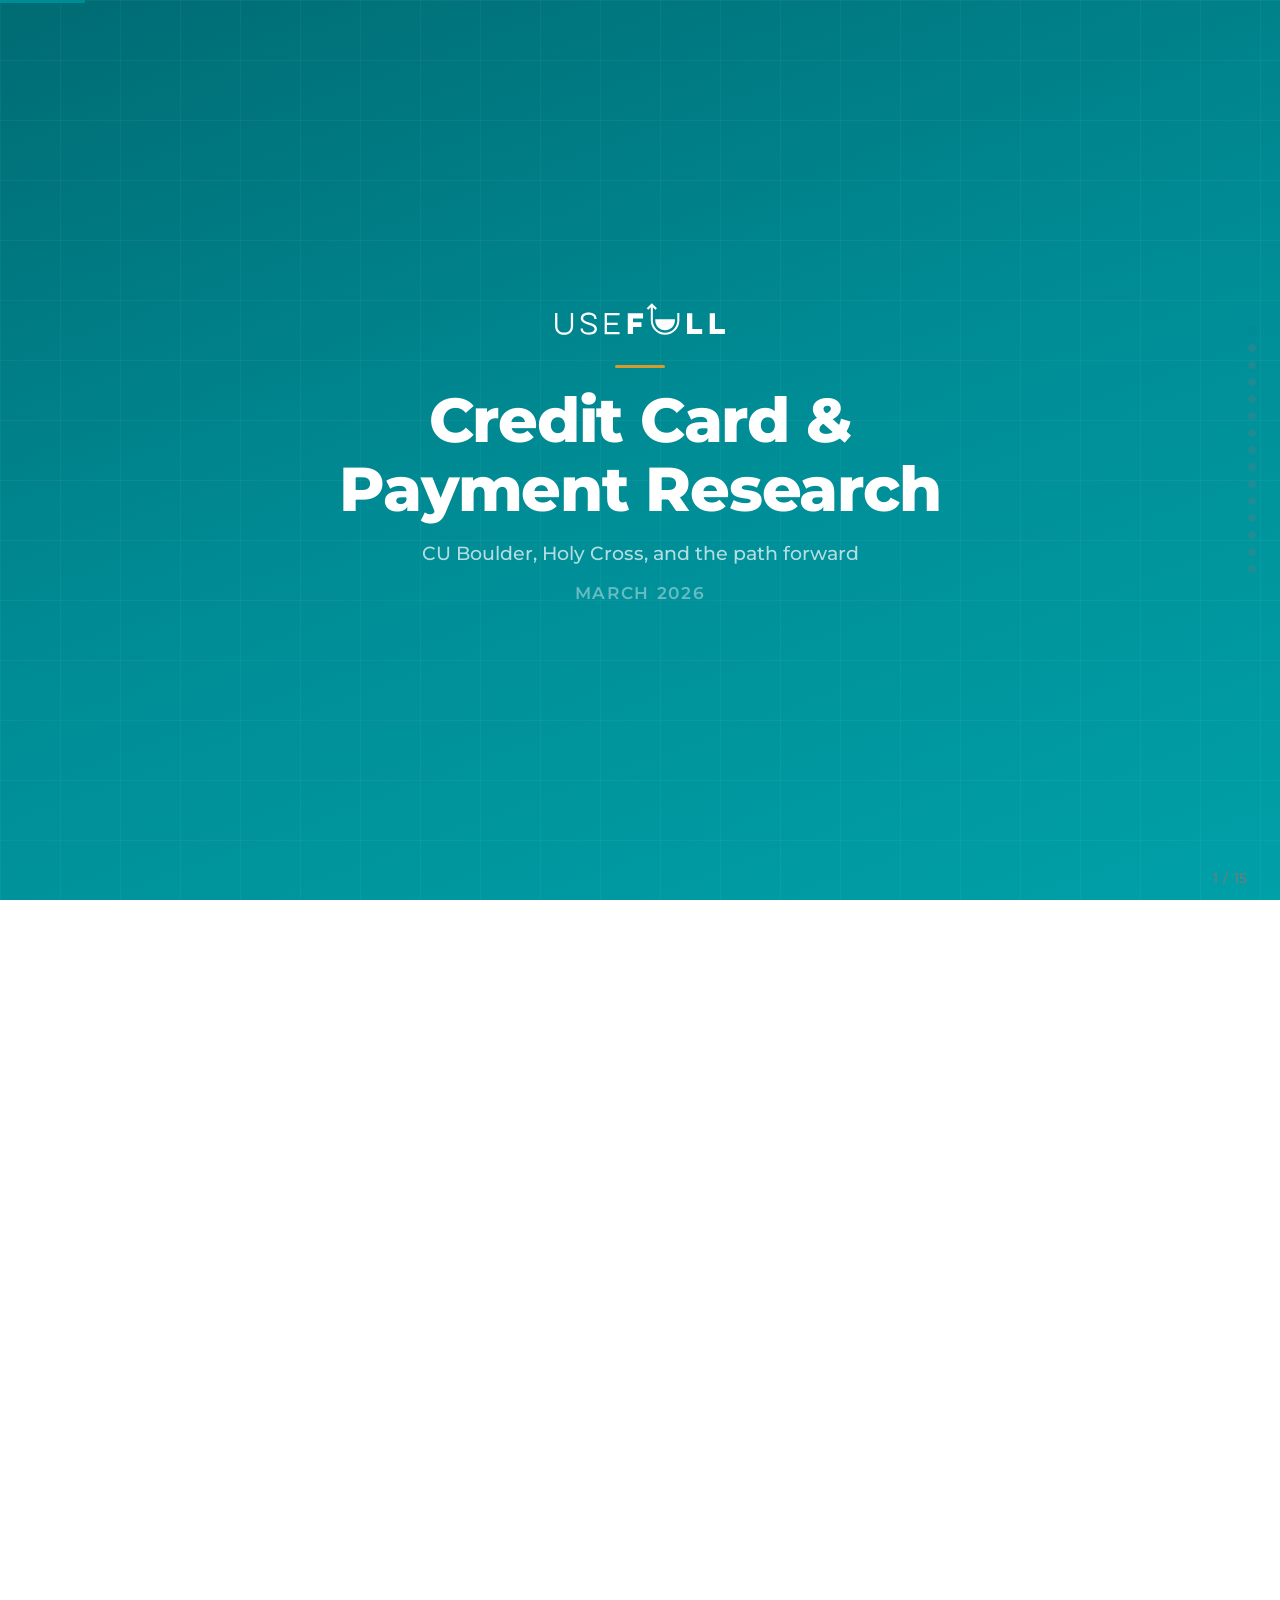
<file: appless-checkout/appless-checkout-deck.html>
<!DOCTYPE html>
<html lang="en">
<head>
    <meta charset="UTF-8">
    <meta name="viewport" content="width=device-width, initial-scale=1.0">
    <title>Appless Checkout — USEFULL</title>

    <!-- Montserrat: closest free match to Proxima Nova (USEFULL brand font) -->
    <link rel="preconnect" href="https://fonts.googleapis.com">
    <link rel="preconnect" href="https://fonts.gstatic.com" crossorigin>
    <link href="https://fonts.googleapis.com/css2?family=Montserrat:wght@400;500;600;700;800&display=swap" rel="stylesheet">

    <style>
        /* ===========================================
           THEME — USEFULL Brand (light mode)
           Inspired by missing-container-enforcement.html
           =========================================== */
        :root {
            --teal: #008C95;
            --teal-dark: #006B73;
            --teal-darker: #004F55;
            --teal-light: #E8F5F6;
            --teal-mid: #8FCCC8;
            --gold: #D69A2D;
            --gold-light: #F5ECD8;
            --earth: #9AADA4;
            --sky: #238DC1;
            --charcoal: #4C4C4E;
            --slate: #77797B;
            --fog: #EDECE8;
            --foam: #DEF0EE;
            --white: #FFFFFF;
            --off-white: #F9FAF8;
            --red: #C0392B;

            --font-primary: 'Montserrat', -apple-system, BlinkMacSystemFont, sans-serif;
            --title-size: clamp(2rem, 5.2vw, 3.9rem);
            --h2-size: clamp(1.7rem, 4.2vw, 3.2rem);
            --h3-size: clamp(1.15rem, 2.2vw, 1.5rem);
            --body-size: clamp(1rem, 1.7vw, 1.3rem);
            --small-size: clamp(0.85rem, 1.3vw, 1.05rem);
            --label-size: clamp(0.78rem, 1.1vw, 0.92rem);

            --slide-padding: clamp(1.4rem, 4.6vw, 4.5rem);
            --slide-padding-y: clamp(1.25rem, 3.6vh, 2.6rem);
            --content-gap: clamp(0.65rem, 1.7vw, 1.7rem);
            --element-gap: clamp(0.3rem, 1vw, 0.75rem);

            --ease-out-expo: cubic-bezier(0.16, 1, 0.3, 1);
            --duration: 0.7s;
        }

        /* ===========================================
           BASE STYLES
           =========================================== */
        *, *::before, *::after {
            margin: 0; padding: 0; box-sizing: border-box;
        }

        html {
            height: 100%;
            overflow-x: hidden;
            scroll-snap-type: y mandatory;
            scroll-behavior: smooth;
        }

        body {
            font-family: var(--font-primary);
            color: var(--charcoal);
            background: var(--white);
            overflow-x: hidden;
            height: 100%;
            -webkit-font-smoothing: antialiased;
        }

        /* ===========================================
           SLIDE CONTAINER
           =========================================== */
        .slide {
            width: 100vw;
            height: 100vh;
            height: 100dvh;
            overflow: hidden;
            scroll-snap-align: start;
            display: flex;
            flex-direction: column;
            position: relative;
        }

        .slide-content {
            flex: 1;
            display: flex;
            flex-direction: column;
            justify-content: center;
            max-height: 100%;
            overflow: hidden;
            padding: var(--slide-padding-y) var(--slide-padding);
        }

        /* ===========================================
           PROGRESS BAR
           =========================================== */
        .progress-bar {
            position: fixed;
            top: 0; left: 0;
            height: 3px;
            background: var(--teal);
            width: 0%;
            z-index: 100;
            transition: width 0.3s ease;
        }

        /* ===========================================
           NAV DOTS
           =========================================== */
        .nav-dots {
            position: fixed;
            right: clamp(0.75rem, 2vw, 1.5rem);
            top: 50%;
            transform: translateY(-50%);
            z-index: 90;
            display: flex;
            flex-direction: column;
            gap: clamp(6px, 1vh, 10px);
        }

        .nav-dot {
            width: 8px; height: 8px;
            border-radius: 50%;
            background: var(--slate);
            opacity: 0.25;
            cursor: pointer;
            transition: all 0.3s ease;
            border: none; padding: 0;
        }

        .nav-dot:hover { opacity: 0.5; transform: scale(1.3); }

        .nav-dot.active {
            opacity: 1;
            background: var(--teal);
            transform: scale(1.3);
        }

        /* Dark slide nav dots */
        .slide-teal-bg ~ .nav-dots .nav-dot,
        .slide-charcoal-bg ~ .nav-dots .nav-dot { background: rgba(255,255,255,0.5); }

        /* ===========================================
           TYPOGRAPHY
           =========================================== */
        .section-label {
            font-size: var(--label-size);
            font-weight: 700;
            letter-spacing: 0.15em;
            text-transform: uppercase;
            color: var(--teal);
            margin-bottom: var(--element-gap);
        }

        .slide-title {
            font-size: var(--h2-size);
            font-weight: 800;
            line-height: 1.15;
            color: var(--charcoal);
            margin-bottom: var(--content-gap);
        }

        .slide-subtitle {
            font-size: var(--body-size);
            font-weight: 400;
            line-height: 1.5;
            color: var(--slate);
            max-width: 42em;
        }

        .accent { color: var(--teal); }
        .gold { color: var(--gold); }

        /* ===========================================
           ANIMATIONS
           =========================================== */
        .reveal {
            opacity: 0;
            transform: translateY(24px);
            transition: opacity var(--duration) var(--ease-out-expo),
                        transform var(--duration) var(--ease-out-expo);
        }

        .slide.visible .reveal { opacity: 1; transform: translateY(0); }

        .slide.visible .reveal:nth-child(1) { transition-delay: 0.05s; }
        .slide.visible .reveal:nth-child(2) { transition-delay: 0.12s; }
        .slide.visible .reveal:nth-child(3) { transition-delay: 0.19s; }
        .slide.visible .reveal:nth-child(4) { transition-delay: 0.26s; }
        .slide.visible .reveal:nth-child(5) { transition-delay: 0.33s; }
        .slide.visible .reveal:nth-child(6) { transition-delay: 0.40s; }
        .slide.visible .reveal:nth-child(7) { transition-delay: 0.47s; }

        /* ===========================================
           TITLE SLIDE — teal gradient bg
           =========================================== */
        .slide-title-page {
            background: linear-gradient(160deg, var(--teal-dark) 0%, var(--teal) 50%, #00A0A8 100%);
            color: var(--white);
        }

        .slide-title-page::before {
            content: '';
            position: absolute; inset: 0;
            background-image:
                linear-gradient(rgba(255,255,255,0.04) 1px, transparent 1px),
                linear-gradient(90deg, rgba(255,255,255,0.04) 1px, transparent 1px);
            background-size: 60px 60px;
            pointer-events: none;
        }

        .slide-title-page .slide-content {
            align-items: center;
            text-align: center;
            gap: clamp(0.75rem, 2vh, 1.5rem);
            position: relative;
            z-index: 1;
        }

        .title-logo {
            width: clamp(120px, 18vw, 200px);
            height: auto;
            filter: brightness(0) invert(1);
        }

        .title-main {
            font-size: var(--title-size);
            font-weight: 800;
            line-height: 1.1;
            letter-spacing: -0.02em;
        }

        .title-sub {
            font-size: clamp(0.9rem, 1.6vw, 1.2rem);
            font-weight: 500;
            color: rgba(255,255,255,0.7);
        }

        .title-divider {
            width: 50px; height: 3px;
            background: var(--gold);
            border-radius: 2px;
        }

        .title-date {
            font-size: var(--small-size);
            font-weight: 600;
            color: rgba(255,255,255,0.4);
            letter-spacing: 0.1em;
            text-transform: uppercase;
        }

        /* ===========================================
           BULLET LIST
           =========================================== */
        .bullets {
            list-style: none;
            display: flex;
            flex-direction: column;
            gap: clamp(0.4rem, 1vh, 0.85rem);
        }

        .bullets li {
            font-size: var(--body-size);
            line-height: 1.5;
            color: var(--charcoal);
            padding-left: 1.3em;
            position: relative;
        }

        .bullets li::before {
            content: '';
            position: absolute;
            left: 0; top: 0.55em;
            width: 7px; height: 7px;
            border-radius: 50%;
            background: var(--teal);
        }

        .bullets.gold-bullets li::before { background: var(--gold); }
        .bullets.white-bullets li::before { background: rgba(255,255,255,0.6); }
        .bullets.white-bullets li { color: rgba(255,255,255,0.85); }

        /* ===========================================
           PROBLEM ITEMS (slide 3)
           =========================================== */
        .problem-list {
            display: flex;
            flex-direction: column;
            gap: clamp(0.5rem, 1.2vh, 1rem);
        }

        .problem-item {
            display: flex;
            align-items: flex-start;
            gap: clamp(0.5rem, 1.5vw, 1rem);
            padding: clamp(0.5rem, 1vh, 0.85rem) clamp(0.75rem, 1.5vw, 1.25rem);
            background: var(--off-white);
            border-left: 3px solid var(--teal);
            border-radius: 0 6px 6px 0;
        }

        .problem-icon {
            flex-shrink: 0;
            width: clamp(26px, 2.5vw, 34px);
            height: clamp(26px, 2.5vw, 34px);
            background: var(--teal);
            border-radius: 50%;
            display: flex;
            align-items: center;
            justify-content: center;
            font-size: clamp(12px, 1.3vw, 16px);
            color: var(--white);
            font-weight: 700;
        }

        .problem-text {
            font-size: var(--body-size);
            line-height: 1.45;
            color: var(--charcoal);
        }

        .problem-text strong { color: var(--teal-dark); }

        /* ===========================================
           CARDS
           =========================================== */
        .card {
            background: var(--white);
            border: 1px solid rgba(0,0,0,0.06);
            border-radius: 10px;
            padding: clamp(0.65rem, 1.5vh, 1.1rem) clamp(0.75rem, 1.5vw, 1.25rem);
            box-shadow: 0 2px 8px rgba(0,0,0,0.04);
        }

        .card h3 {
            font-size: var(--h3-size);
            font-weight: 700;
            color: var(--charcoal);
            margin-bottom: clamp(0.2rem, 0.5vh, 0.4rem);
        }

        .card p, .card li {
            font-size: var(--small-size);
            color: var(--slate);
            line-height: 1.45;
        }

        .card-teal { border-left: 3px solid var(--teal); }
        .card-gold { border-left: 3px solid var(--gold); }

        /* On off-white slides */
        .slide-offwhite { background: var(--off-white); }
        .slide-offwhite .card { background: var(--white); }

        /* ===========================================
           CALLOUT
           =========================================== */
        .callout {
            background: var(--teal-light);
            border-left: 3px solid var(--teal);
            border-radius: 0 8px 8px 0;
            padding: clamp(0.5rem, 1.2vh, 0.85rem) clamp(0.75rem, 1.5vw, 1.25rem);
        }

        .callout p {
            font-size: var(--small-size);
            color: var(--charcoal);
            line-height: 1.5;
        }

        .callout-gold {
            background: var(--gold-light);
            border-left-color: var(--gold);
        }

        /* ===========================================
           FLOW STEPS (slide 4)
           =========================================== */
        .flow-container {
            display: flex;
            align-items: stretch;
            gap: 0;
        }

        .flow-step {
            flex: 1;
            text-align: center;
            padding: clamp(0.5rem, 1.2vh, 1rem) clamp(0.3rem, 0.8vw, 0.75rem);
            background: var(--teal-light);
            border: 2px solid var(--teal);
            border-radius: 8px;
            position: relative;
            font-size: var(--small-size);
            font-weight: 600;
            color: var(--teal-dark);
        }

        .flow-step + .flow-step { margin-left: clamp(1.2rem, 2.5vw, 2rem); }

        .flow-step + .flow-step::before {
            content: '→';
            position: absolute;
            left: calc(clamp(-1rem, -2vw, -1.5rem));
            top: 50%;
            transform: translateY(-50%);
            color: var(--teal);
            font-size: var(--body-size);
            font-weight: 700;
        }

        .flow-step-gold {
            background: var(--gold-light);
            border-color: var(--gold);
            color: #8B6914;
        }

        .flow-label {
            font-size: var(--label-size);
            font-weight: 700;
            color: var(--teal);
            margin-bottom: clamp(0.2rem, 0.5vh, 0.4rem);
            text-transform: uppercase;
            letter-spacing: 0.1em;
        }

        .flow-label-gold { color: var(--gold); }

        .flow-scenarios {
            display: grid;
            grid-template-columns: repeat(2, minmax(0, 1fr));
            gap: clamp(0.7rem, 1.6vw, 1.2rem);
            margin-top: clamp(0.35rem, 0.8vh, 0.7rem);
        }

        .scenario-card {
            position: relative;
            padding: clamp(0.8rem, 1.4vh, 1rem);
            border-radius: 20px;
            background: linear-gradient(180deg, rgba(255,255,255,0.98) 0%, rgba(248,250,248,0.98) 100%);
            border: 1px solid rgba(0,0,0,0.05);
            box-shadow: 0 14px 30px rgba(0, 79, 85, 0.08);
            overflow: hidden;
        }

        .scenario-card::before {
            content: '';
            position: absolute;
            inset: 0 auto 0 0;
            width: 6px;
            background: linear-gradient(180deg, var(--teal) 0%, var(--teal-dark) 100%);
        }

        .scenario-card-gold::before {
            background: linear-gradient(180deg, var(--gold) 0%, #B98524 100%);
        }

        .scenario-top {
            display: flex;
            align-items: center;
            gap: clamp(0.5rem, 1vw, 0.75rem);
            margin-bottom: clamp(0.55rem, 1vh, 0.8rem);
        }

        .scenario-badge {
            width: clamp(1.9rem, 2.2vw, 2.2rem);
            height: clamp(1.9rem, 2.2vw, 2.2rem);
            border-radius: 50%;
            background: var(--teal);
            color: var(--white);
            display: flex;
            align-items: center;
            justify-content: center;
            font-size: var(--small-size);
            font-weight: 800;
            flex-shrink: 0;
        }

        .scenario-card-gold .scenario-badge { background: var(--gold); }

        .scenario-kicker {
            font-size: 0.72rem;
            font-weight: 800;
            letter-spacing: 0.14em;
            text-transform: uppercase;
            color: var(--slate);
            margin-bottom: 0.15rem;
        }

        .scenario-title {
            font-size: clamp(0.95rem, 1.45vw, 1.15rem);
            font-weight: 800;
            line-height: 1.2;
            color: var(--charcoal);
        }

        .scenario-steps {
            position: relative;
            display: flex;
            flex-direction: column;
            gap: clamp(0.35rem, 0.8vh, 0.5rem);
            padding-left: clamp(0.35rem, 0.8vw, 0.5rem);
        }

        .scenario-steps::before {
            content: '';
            position: absolute;
            left: 0.65rem;
            top: 0.2rem;
            bottom: 0.2rem;
            width: 2px;
            background: linear-gradient(180deg, rgba(0,140,149,0.26) 0%, rgba(0,140,149,0.08) 100%);
        }

        .scenario-card-gold .scenario-steps::before {
            background: linear-gradient(180deg, rgba(214,154,45,0.35) 0%, rgba(214,154,45,0.1) 100%);
        }

        .scenario-step {
            position: relative;
            margin-left: 1.25rem;
            padding: clamp(0.45rem, 0.8vh, 0.62rem) clamp(0.6rem, 1vw, 0.8rem);
            border-radius: 999px;
            background: var(--teal-light);
            border: 1.5px solid rgba(0,140,149,0.3);
            color: var(--teal-dark);
            font-size: var(--small-size);
            font-weight: 700;
            line-height: 1.2;
        }

        .scenario-step::before {
            content: '';
            position: absolute;
            left: calc(-1.25rem - 0.42rem);
            top: 50%;
            transform: translateY(-50%);
            width: 0.7rem;
            height: 0.7rem;
            border-radius: 50%;
            background: var(--teal);
            box-shadow: 0 0 0 4px rgba(0,140,149,0.14);
        }

        .scenario-card-gold .scenario-step {
            background: #FFF8EB;
            border-color: rgba(214,154,45,0.38);
            color: #8B6914;
        }

        .scenario-card-gold .scenario-step::before {
            background: var(--gold);
            box-shadow: 0 0 0 4px rgba(214,154,45,0.16);
        }

        .scenario-step-muted {
            background: var(--fog);
            border-color: rgba(76,76,78,0.14);
            color: var(--slate);
        }

        .scenario-step-muted::before {
            background: var(--earth);
            box-shadow: 0 0 0 4px rgba(154,173,164,0.16);
        }

        /* ===========================================
           STAT CARDS (slide 6)
           =========================================== */
        .stat-number {
            font-size: clamp(1.6rem, 4vw, 3rem);
            font-weight: 800;
            line-height: 1;
            margin-bottom: clamp(0.1rem, 0.3vh, 0.25rem);
        }

        .stat-number.red { color: var(--red); }

        /* ===========================================
           REJECT ITEMS (slide 7)
           =========================================== */
        .reject-item {
            display: flex;
            gap: clamp(0.5rem, 1vw, 0.75rem);
            align-items: flex-start;
            padding: clamp(0.5rem, 1vh, 0.85rem) clamp(0.75rem, 1.5vw, 1.25rem);
            background: var(--off-white);
            border-radius: 8px;
            border-left: 3px solid var(--red);
        }

        .reject-x {
            font-weight: 800;
            color: var(--red);
            font-size: var(--h3-size);
            line-height: 1;
            flex-shrink: 0;
        }

        .reject-item h3 {
            font-size: var(--small-size);
            font-weight: 700;
            color: var(--charcoal);
        }

        .reject-item p {
            font-size: var(--small-size);
            color: var(--slate);
            line-height: 1.4;
        }

        /* ===========================================
           HARDWARE TAGS
           =========================================== */
        .hw-tag {
            display: inline-block;
            font-size: var(--label-size);
            font-weight: 700;
            padding: 0.2em 0.65em;
            border-radius: 4px;
            margin-right: 0.3em;
            margin-bottom: 0.2em;
            letter-spacing: 0.03em;
        }

        .hw-tag.stripe {
            background: #EEEDFB;
            color: #635BFF;
            border: 1px solid #D4D1F7;
        }

        .hw-tag.hid {
            background: var(--teal-light);
            color: var(--teal-dark);
            border: 1px solid var(--teal-mid);
        }

        .hw-tag.clover {
            background: var(--gold-light);
            color: #8B6914;
            border: 1px solid #E5D4A8;
        }

        /* ===========================================
           TABLE (slide 9)
           =========================================== */
        .deck-table {
            width: 100%;
            border-collapse: collapse;
            font-size: var(--small-size);
        }

        .deck-table th {
            font-weight: 700;
            font-size: var(--label-size);
            text-transform: uppercase;
            letter-spacing: 0.08em;
            color: var(--teal-dark);
            text-align: left;
            padding: clamp(0.35rem, 0.8vh, 0.6rem) clamp(0.5rem, 1vw, 0.85rem);
            border-bottom: 2px solid var(--teal);
        }

        .deck-table td {
            padding: clamp(0.35rem, 0.8vh, 0.6rem) clamp(0.5rem, 1vw, 0.85rem);
            color: var(--slate);
            border-bottom: 1px solid rgba(0,0,0,0.06);
            vertical-align: top;
        }

        .deck-table td:first-child {
            font-weight: 700;
            color: var(--charcoal);
            white-space: nowrap;
        }

        /* ===========================================
           GRIDS
           =========================================== */
        .grid-2 {
            display: grid;
            grid-template-columns: repeat(2, 1fr);
            gap: clamp(0.5rem, 1.5vw, 1rem);
        }

        .grid-3 {
            display: grid;
            grid-template-columns: repeat(3, 1fr);
            gap: clamp(0.5rem, 1.5vw, 1rem);
        }

        @media (max-width: 700px) {
            .grid-2, .grid-3 { grid-template-columns: 1fr; }
            .flow-scenarios { grid-template-columns: 1fr; }
            .flow-container { flex-direction: column; }
            .flow-step + .flow-step { margin-left: 0; margin-top: 1rem; }
            .flow-step + .flow-step::before {
                content: '↓';
                left: 50%; top: calc(-0.75rem);
                transform: translateX(-50%);
            }
        }

        /* ===========================================
           SECTION DIVIDER — teal bg slides
           =========================================== */
        .slide-teal-bg {
            background: linear-gradient(160deg, var(--teal-dark) 0%, var(--teal) 50%, #00A0A8 100%);
            color: var(--white);
        }

        .slide-teal-bg::before {
            content: '';
            position: absolute; inset: 0;
            background-image:
                linear-gradient(rgba(255,255,255,0.04) 1px, transparent 1px),
                linear-gradient(90deg, rgba(255,255,255,0.04) 1px, transparent 1px);
            background-size: 60px 60px;
            pointer-events: none;
        }

        .slide-teal-bg .slide-content { position: relative; z-index: 1; }
        .slide-teal-bg .section-label { color: var(--gold); }
        .slide-teal-bg .slide-title { color: var(--white); }
        .slide-teal-bg .slide-subtitle { color: rgba(255,255,255,0.7); }

        /* ===========================================
           VISION SLIDE — warm gradient
           =========================================== */
        .slide-vision {
            background: linear-gradient(160deg, #2D2418 0%, #3D3020 50%, #4A3A28 100%);
            color: var(--white);
        }

        .slide-vision .section-label { color: var(--gold); }
        .slide-vision .slide-title { color: var(--white); }
        .slide-vision .callout {
            background: rgba(214, 154, 45, 0.12);
            border-left-color: var(--gold);
        }
        .slide-vision .callout p { color: rgba(255,255,255,0.9); }

        /* ===========================================
           END SLIDE
           =========================================== */
        .slide-end .slide-content {
            align-items: center;
            justify-content: center;
            text-align: center;
            gap: clamp(1rem, 3vh, 2rem);
        }

        .slide-end .slide-title {
            color: rgba(255,255,255,0.5);
            font-weight: 500;
        }

        /* ===========================================
           SLIDE NUMBER
           =========================================== */
        .slide-number {
            position: absolute;
            bottom: clamp(0.6rem, 1.5vh, 1rem);
            right: clamp(1rem, 3vw, 2rem);
            font-size: var(--label-size);
            color: var(--slate);
            font-weight: 500;
            letter-spacing: 0.05em;
        }

        .slide-teal-bg .slide-number,
        .slide-vision .slide-number { color: rgba(255,255,255,0.3); }

        /* ===========================================
           RESPONSIVE — SHORT VIEWPORTS
           =========================================== */
        @media (max-height: 700px) {
            :root {
                --slide-padding: clamp(1rem, 3vw, 2.5rem);
                --slide-padding-y: clamp(0.75rem, 2.5vh, 1.5rem);
                --content-gap: clamp(0.5rem, 1.2vw, 1rem);
                --title-size: clamp(1.6rem, 4.5vw, 2.8rem);
                --h2-size: clamp(1.4rem, 3.5vw, 2.2rem);
            }
        }

        @media (max-height: 600px) {
            :root {
                --slide-padding: clamp(0.75rem, 2.5vw, 1.5rem);
                --slide-padding-y: clamp(0.5rem, 2vh, 1rem);
                --content-gap: clamp(0.35rem, 1vw, 0.75rem);
                --title-size: clamp(1.3rem, 4vw, 2rem);
                --body-size: clamp(0.8rem, 1.3vw, 1rem);
                --small-size: clamp(0.7rem, 1.1vw, 0.88rem);
            }
            .nav-dots { display: none; }
        }

        @media (max-height: 500px) {
            :root {
                --slide-padding: clamp(0.5rem, 2vw, 1rem);
                --title-size: clamp(1.1rem, 3.5vw, 1.5rem);
                --h2-size: clamp(1rem, 3vw, 1.3rem);
                --body-size: clamp(0.7rem, 1.1vw, 0.88rem);
            }
        }

        @media (prefers-reduced-motion: reduce) {
            *, *::before, *::after {
                animation-duration: 0.01ms !important;
                transition-duration: 0.2s !important;
            }
            html { scroll-behavior: auto; }
        }
    </style>
</head>
<body>

    <div class="progress-bar" id="progressBar"></div>
    <nav class="nav-dots" id="navDots"></nav>

    <!-- =========================================
         SLIDE 1 — TITLE
         ========================================= -->
    <section class="slide slide-title-page">
        <div class="slide-content">
            <svg class="title-logo reveal" viewBox="0 0 576 144" xmlns="http://www.w3.org/2000/svg">
                <path d="M88.85,83.9c0,11.31-7.44,18.34-19.4,18.34s-19.4-7.03-19.4-18.34V46.13h-6.49v37.92c0,14.94,10.16,24.6,25.89,24.6s25.89-9.66,25.89-24.6V46.13h-6.49v37.77Z" fill="#008C95"/>
                <path d="M141.57,73.67l-.29-.09c-10.6-3.34-17.04-5.84-17.04-12.37,0-6.19,5.89-10.04,15.37-10.04,10.06,0,16.82,4.22,16.82,10.5v1.38h6.41v-1.68c0-9.49-9.77-16.38-23.23-16.38s-22.09,6.64-22.09,16.53c0,11.6,12.64,15.48,21.87,18.31,10.7,3.24,17.72,5.87,17.72,12.6,0,6.19-6.12,10.04-15.98,10.04-10.56,0-17.65-4.22-17.65-10.5v-1.3h-6.41v1.61c0,9.64,9.9,16.38,24.07,16.38s22.77-6.46,22.77-16.45c0-11.74-12.91-15.66-22.34-18.53Z" fill="#008C95"/>
                <polygon points="186.25 107.51 229.05 107.51 229.05 101.1 192.74 101.1 192.74 80.48 223.65 80.48 223.65 74.22 192.74 74.22 192.74 52.54 229.05 52.54 229.05 46.13 186.25 46.13 186.25 107.51" fill="#008C95"/>
                <polygon points="252.78 106.51 267.93 106.51 267.93 86.18 292.21 86.18 292.21 72.4 267.93 72.4 267.93 61.9 296.86 61.9 296.86 47.13 252.78 47.13 252.78 106.51" fill="#008C95"/>
                <polygon points="438.58 47.13 423.43 47.13 423.43 106.51 467.05 106.51 467.05 91.82 438.58 91.82 438.58 47.13" fill="#008C95"/>
                <polygon points="503.97 91.82 503.97 47.13 488.82 47.13 488.82 106.51 532.45 106.51 532.45 91.82 503.97 91.82" fill="#008C95"/>
                <path d="M332.04,67.58h0c.02,15.56,12.64,28.17,28.2,28.17s28.18-12.61,28.2-28.17h0v-3.27h-56.4v3.27Z" fill="#D69A2D"/>
                <path d="M395.47,46.41v10.86h0v10.32c-.02,19.41-15.83,35.2-35.24,35.2s-35.22-15.79-35.24-35.21v-31.58h0v-6.5s7.53,7.53,7.53,7.53l4.28-4.28-14.7-14.7-14.7,14.7,4.28,4.28,7.44-7.44v37.99c.03,22.65,18.47,41.07,41.11,41.07s41.08-18.42,41.11-41.06v-21.19h-5.87Z" fill="#008C95"/>
            </svg>
            <div class="title-divider reveal"></div>
            <h1 class="title-main reveal">Credit Card &amp;<br>Payment Research</h1>
            <p class="title-sub reveal">CU Boulder, Holy Cross, and the path forward</p>
            <p class="title-date reveal">March 2026</p>
        </div>
        <span class="slide-number">1 / 15</span>
    </section>

    <!-- =========================================
         SLIDE 2 — THE IMMEDIATE QUESTION
         ========================================= -->
    <section class="slide">
        <div class="slide-content">
            <span class="section-label reveal">The question</span>
            <h2 class="slide-title reveal">CU Boulder wants appless checkout<br>with <span class="accent">credit cards</span>as an option</h2>
            <p class="slide-subtitle reveal" style="margin-bottom: var(--content-gap);">No app. Students tap a campus card OR credit card at a kiosk, check out a container, and walk away.</p>
            <ul class="bullets reveal">
                <li>Mandatory program, retail food courts only</li>
                <li>Must still assign specific containers to specific students</li>
                <li>Must still enforce fees and communicate due dates</li>
                <li><strong style="color:var(--teal-dark)">How do we make this work?</strong></li>
            </ul>
        </div>
        <span class="slide-number">2 / 15</span>
    </section>

    <!-- =========================================
         SLIDE 3 — WHAT WE NEED TO SOLVE
         ========================================= -->
    <section class="slide slide-offwhite">
        <div class="slide-content">
            <span class="section-label reveal">Research questions</span>
            <h2 class="slide-title reveal">What we need to solve</h2>
            <div class="problem-list">
                <div class="problem-item reveal">
                    <div class="problem-icon">1</div>
                    <p class="problem-text">How does a student <strong>identify themselves</strong> with just a credit card?</p>
                </div>
                <div class="problem-item reveal">
                    <div class="problem-icon">2</div>
                    <p class="problem-text">How do we <strong>save a payment method</strong> without processing cards ourselves?</p>
                </div>
                <div class="problem-item reveal">
                    <div class="problem-icon">3</div>
                    <p class="problem-text">How do we <strong>enforce fees</strong> if there's no campus card system managing it?</p>
                </div>
                <div class="problem-item reveal">
                    <div class="problem-icon">4</div>
                    <p class="problem-text">How do we <strong>contact students</strong> when a card tap gives us no email?</p>
                </div>
                <div class="problem-item reveal">
                    <div class="problem-icon">5</div>
                    <p class="problem-text">What <strong>hardware</strong> actually does this?</p>
                </div>
            </div>
        </div>
        <span class="slide-number">3 / 15</span>
    </section>

    <!-- =========================================
         SLIDE 4 — THE SOLUTION: STRIPE M2
         ========================================= -->
    <section class="slide">
        <div class="slide-content">
            <span class="section-label reveal">My Recommendation</span>
            <h2 class="slide-title reveal">Stripe Reader M2 <span style="color:var(--slate); font-weight:500;">+ HID ATR200</span></h2>

            <div class="grid-2" style="margin-bottom: var(--content-gap);">
                <div>
                    <div style="margin-bottom: var(--element-gap);">
                        <span class="hw-tag stripe reveal">Stripe M2 — $59</span>
                        <span class="hw-tag hid reveal">HID ATR200 — QR</span>
                    </div>
                    <ul class="bullets reveal">
                        <li>Stripe-native — works within our existing integration</li>
                        <li>Card data encrypted at reader — fully out of PCI scope</li>
                        <li>Stripe returns a <strong style="color:var(--teal-dark)">fingerprint</strong> hash that uniquely identifies each card</li>
                    </ul>
                </div>
                <div class="reveal" style="display:flex; align-items:center; justify-content:center;">
                    <img src="stripe-reader.webp" alt="Stripe Reader M2" style="max-height:min(28vh, 220px); width:auto; border-radius:10px; box-shadow: 0 4px 20px rgba(0,0,0,0.1);">
                </div>
            </div>

            <div class="callout callout-gold reveal" style="margin-bottom: var(--content-gap);">
                <p><strong>Decision point — identifier-first identity:</strong> A card tap gives us no email. We likely need a kiosk-friendly account identifier plus OTP verification, but whether that identifier should be phone-first, email-first, or flexible remains open. This is still a paradigm shift from USEFULL's current email-based flows and touches schema, notifications, and support workflows.</p>
            </div>

        </div>
        <span class="slide-number">4 / 15</span>
    </section>

    <!-- =========================================
         SLIDE 5 — STRIPE FINGERPRINTING
         ========================================= -->
    <section class="slide slide-offwhite">
        <div class="slide-content">
            <span class="section-label reveal">Identity model</span>
            <h2 class="slide-title reveal">How Stripe fingerprinting helps</h2>

            <div class="grid-2" style="margin-bottom: var(--content-gap);">
                <div class="card reveal">
                    <h3 style="margin-bottom:var(--element-gap);">1. Physical card lookup</h3>
                    <p>Stripe Terminal returns a fingerprint token for the tapped card. We can look up the saved account from that token without USEFULL ever handling the raw card number.</p>
                </div>
                <div class="card reveal">
                    <h3 style="margin-bottom:var(--element-gap);">2. Wallet-to-card rough match</h3>
                    <p>Apple Pay / Google Pay usually surface the real card's <code>last4</code> even though the wallet uses a different fingerprint. That lets us roughly link wallet taps to the same underlying physical card.</p>
                </div>
                <div class="card card-gold reveal">
                    <h3 style="margin-bottom:var(--element-gap);">3. Known exception</h3>
                    <p>Apple Card added to Apple Pay can surface only the wallet number. In those cases, or any time card details don't match, we step up to OTP verification.</p>
                </div>
                <div class="card reveal">
                    <h3 style="margin-bottom:var(--element-gap);">4. Hard fallback</h3>
                    <p>Account identifier remains the durable fallback. If the tapped card details don't line up with the account, verify ownership with OTP before checkout.</p>
                </div>
            </div>

            <div class="callout callout-gold reveal">
                <p><strong>Practical rule:</strong> fingerprint is the zero-friction path, card-details matching is the low-friction recovery path, and OTP is the trust-preserving fallback.</p>
            </div>
        </div>
        <span class="slide-number">5 / 15</span>
    </section>

    <!-- =========================================
         SLIDE 6 — CHECKOUT FLOWS
         ========================================= -->
    <section class="slide slide-offwhite">
        <div class="slide-content">
            <span class="section-label reveal">How it works</span>
            <h2 class="slide-title reveal">Checkout flow</h2>

            <div class="flow-scenarios reveal">
                <article class="scenario-card scenario-card-gold">
                    <div class="scenario-top">
                        <div class="scenario-badge">1</div>
                        <div>
                            <div class="scenario-kicker">First visit</div>
                            <div class="scenario-title">Physical card or wallet</div>
                        </div>
                    </div>
                    <div class="scenario-steps">
                        <div class="scenario-step">Scan containers</div>
                        <div class="scenario-step">Tap card or wallet</div>
                        <div class="scenario-step">Fingerprint doesn't match USEFULL account</div>
                        <div class="scenario-step">Enter email / phone number</div>
                        <div class="scenario-step">Accept T&C</div>
                        <div class="scenario-step">Save card for future charges</div>
                    </div>
                </article>

                <article class="scenario-card">
                    <div class="scenario-top">
                        <div class="scenario-badge">2</div>
                        <div>
                            <div class="scenario-kicker">Repeat visit</div>
                            <div class="scenario-title">Same exact method used</div>
                        </div>
                    </div>
                    <div class="scenario-steps">
                        <div class="scenario-step">Scan containers</div>
                        <div class="scenario-step">Tap same card or wallet</div>
                        <div class="scenario-step">Fingerprint matches USEFULL account</div>
                        <div class="scenario-step scenario-step-muted">No identifier entry needed</div>
                        <div class="scenario-step">Instant checkout</div>
                    </div>
                </article>

                <article class="scenario-card">
                    <div class="scenario-top">
                        <div class="scenario-badge">3</div>
                        <div>
                            <div class="scenario-kicker">Repeat visit</div>
                            <div class="scenario-title">Same underlying card, different method</div>
                        </div>
                    </div>
                    <div class="scenario-steps">
                        <div class="scenario-step">Scan containers</div>
                        <div class="scenario-step">Tap wallet or physical card</div>
                        <div class="scenario-step">Fingerprint doesn't match USEFULL account</div>
                        <div class="scenario-step">Enter email/phone number</div>
                        <div class="scenario-step">Email/phone number matches USEFULL account.</div>
                        <div class="scenario-step">Card details match (last 4)</div>
                        <div class="scenario-step">Link new fingerprint and checkout</div>
                    </div>
                </article>

                <article class="scenario-card">
                    <div class="scenario-top">
                        <div class="scenario-badge">4</div>
                        <div>
                            <div class="scenario-kicker">Repeat visit</div>
                            <div class="scenario-title">Different method, card details don't match</div>
                        </div>
                    </div>
                    <div class="scenario-steps">
                        <div class="scenario-step">Scan containers</div>
                        <div class="scenario-step">Tap wallet or physical card</div>
                        <div class="scenario-step">Enter account identifier</div>
                        <div class="scenario-step">Card details don't match</div>
                        <div class="scenario-step">Verify OTP, then checkout</div>
                    </div>
                </article>
            </div>
        </div>
        <span class="slide-number">6 / 15</span>
    </section>

    <!-- =========================================
         SLIDE 6 — FEE MODEL
         ========================================= -->
    <section class="slide slide-offwhite">
        <div class="slide-content">
            <span class="section-label reveal">Fee model</span>
            <h2 class="slide-title reveal">Saved card. <span class="accent">Existing fee logic.</span></h2>
            <p class="slide-subtitle reveal" style="margin-bottom: var(--content-gap);">Save the card at checkout via Stripe SetupIntent — no charge. Fees work exactly like they do today: daily accrual, weekly batched Stripe charges, same backend, same infrastructure.</p>

            <div class="callout reveal" style="margin-bottom: var(--element-gap);">
                <p><strong>Zero changes to the charging system.</strong> The kiosk just adds a new way to save a card.</p>
            </div>

            <div class="callout callout-gold reveal">
                <p><strong>One UX requirement:</strong> Stripe requires disclosure at the kiosk that the card will be saved for future charges. This is a copy/design task, not a technical blocker.</p>
            </div>
        </div>
        <span class="slide-number">7 / 15</span>
    </section>

    <!-- =========================================
         SLIDE 6 — WHY NOT A SMALL DEPOSIT?
         ========================================= -->
    <section class="slide">
        <div class="slide-content">
            <span class="section-label reveal">Evaluated &amp; ruled out</span>
            <h2 class="slide-title reveal">Why not a small deposit?</h2>
            <p class="slide-subtitle reveal" style="margin-bottom: var(--content-gap);">The $0.50 deposit idea doesn't hold up.</p>

            <div class="grid-2 reveal">
                <div class="card card-teal">
                    <h3><span class="stat-number red">12%+</span></h3>
                    <p>Effective processing rate. ~6&cent; on a 50&cent; charge — the fee eats the deposit.</p>
                </div>
                <div class="card card-teal">
                    <h3><span class="stat-number red">5–10 days</span></h3>
                    <p>For refunds to appear. Students return the container, charge lingers on their statement.</p>
                </div>
                <div class="card card-teal">
                    <h3>No behavior change</h3>
                    <p>Loss-aversion threshold is ~$5+. A 50&cent; deposit doesn't move the needle.</p>
                </div>
                <div class="card card-teal">
                    <h3>Confusing statements</h3>
                    <p>Charge + refund + later fee = multiple line items = support tickets and disputes.</p>
                </div>
            </div>

            <div class="callout reveal" style="margin-top: var(--content-gap);">
                <p>The saved-card model accomplishes the same accountability without the cost or confusion.</p>
            </div>
        </div>
        <span class="slide-number">8 / 15</span>
    </section>

    <!-- =========================================
         SLIDE 7 — OTHER ALTERNATIVES
         ========================================= -->
    <section class="slide slide-offwhite">
        <div class="slide-content">
            <span class="section-label reveal">Also evaluated</span>
            <h2 class="slide-title reveal">Why not these approaches?</h2>

            <div style="display:flex; flex-direction:column; gap:var(--content-gap);">
                <div class="reject-item reveal">
                    <span class="reject-x">&times;</span>
                    <div>
                        <h3>Square</h3>
                        <p>SDK explicitly prohibits unattended terminals and kiosks. Disqualified.</p>
                    </div>
                </div>
                <div class="reject-item reveal">
                    <span class="reject-x">&times;</span>
                    <div>
                        <h3>Accountless model</h3>
                        <p>Fee enforcement requires a saved card. "Accountless" still saves a card under the hood — it's architecturally identical to account-based. Ship account-based.</p>
                    </div>
                </div>
                <div class="reject-item reveal">
                    <span class="reject-x">&times;</span>
                    <div>
                        <h3>Full hold, void on return</h3>
                        <p>Works for one-time visitors (Holy Cross), but doesn't preserve our graduated fee schedule. Boulder is a recurring campus program — our existing fee logic is a better fit.</p>
                    </div>
                </div>
            </div>
        </div>
        <span class="slide-number">9 / 15</span>
    </section>

    <!-- =========================================
         SLIDE 8 — HOLY CROSS: CLOVER
         ========================================= -->
    <section class="slide">
        <div class="slide-content">
            <span class="section-label reveal"><span class="gold">Holy Cross</span></span>
            <h2 class="slide-title reveal">Clover integration <span style="color:var(--slate); font-weight:500;">— stadium concessions</span></h2>
            <p class="slide-subtitle reveal" style="margin-bottom: var(--content-gap);">Different problem, different hardware, same USEFULL backend.</p>

            <div class="grid-2 reveal">
                <div>
                    <p class="flow-label flow-label-gold" style="margin-bottom:var(--element-gap);">Checkout</p>
                    <ul class="bullets gold-bullets">
                        <li>Clover-native app on existing concession POS</li>
                        <li>Cashier scans container QR, places pre-auth hold</li>
                        <li>No separate USEFULL checkout kiosk needed</li>
                    </ul>
                </div>
                <div>
                    <p class="flow-label" style="margin-bottom:var(--element-gap);">Returns</p>
                    <ul class="bullets">
                        <li>USEFULL return stations: <span class="hw-tag hid" style="font-size:0.8em;">ATR200</span> + tablet</li>
                        <li>Full hold ($17/$25), void on return within 24 hrs</li>
                        <li>Right model for one-time stadium visitors</li>
                    </ul>
                </div>
            </div>

            <div class="callout callout-gold reveal" style="margin-top:var(--content-gap);">
                <p><strong>Note:</strong> Clover runs on Fiserv, not Stripe — separate integration path. State grant opportunity has resurrected this project.</p>
            </div>
        </div>
        <span class="slide-number">10 / 15</span>
    </section>

    <!-- =========================================
         SLIDE 9 — THE GENERAL SOLUTION
         ========================================= -->
    <section class="slide slide-offwhite">
        <div class="slide-content">
            <span class="section-label reveal">The bigger picture</span>
            <h2 class="slide-title reveal">The Boulder solution is just a <span class="accent">variant</span> of our overall new checkout station </h2>
            <p class="slide-subtitle reveal" style="margin-bottom: var(--content-gap);">Same kiosk app, swappable input hardware, per-campus configuration.</p>

            <div class="reveal" style="overflow-x:auto;">
                <table class="deck-table">
                    <thead>
                        <tr>
                            <th></th>
                            <th>Campus Card<br><span style="font-weight:400;text-transform:none;letter-spacing:0;">NAU, UCSC</span></th>
                            <th>Credit Card<br><span style="font-weight:400;text-transform:none;letter-spacing:0;">CU Boulder</span></th>
                            <th>Stadium / POS<br><span style="font-weight:400;text-transform:none;letter-spacing:0;">Holy Cross</span></th>
                        </tr>
                    </thead>
                    <tbody>
                        <tr>
                            <td>Identity</td>
                            <td><span class="hw-tag hid" style="font-size:0.85em;">ATR215</span> NFC tap</td>
                            <td><span class="hw-tag stripe" style="font-size:0.85em;">Stripe M2</span> card tap</td>
                            <td><span class="hw-tag clover" style="font-size:0.85em;">Clover</span> POS</td>
                        </tr>
                        <tr>
                            <td>QR Scanning</td>
                            <td>ATR215 (built-in)</td>
                            <td>ATR200</td>
                            <td>ATR200 (return stations)</td>
                        </tr>
                        <tr>
                            <td>Payment</td>
                            <td>Touchnet / CBORD card</td>
                            <td>Stripe (saved card)</td>
                            <td>Clover / Fiserv</td>
                        </tr>
                        <tr>
                            <td style="border:none;">Fee Model</td>
                            <td style="border:none;">Existing USEFULL logic</td>
                            <td style="border:none;">Existing USEFULL logic</td>
                            <td style="border:none;">Full hold, void on return</td>
                        </tr>
                    </tbody>
                </table>
            </div>
        </div>
        <span class="slide-number">11 / 15</span>
    </section>

    <!-- =========================================
         SLIDE 10 — FALL 2026
         ========================================= -->
    <section class="slide">
        <div class="slide-content">
            <span class="section-label reveal">Fall 2026</span>
            <h2 class="slide-title reveal">What this looks like</h2>
            <p class="slide-subtitle reveal" style="margin-bottom: var(--content-gap);">Four deployments, three hardware profiles, one USEFULL platform.</p>

            <div class="grid-3 reveal">
                <div class="card card-teal">
                    <h3 style="margin-bottom:var(--element-gap);">NAU / UCSC</h3>
                    <div style="margin-bottom:var(--element-gap);">
                        <span class="hw-tag hid">ATR215</span>
                    </div>
                    <p>Campus card + QR in one device, plus Android tablet.</p>
                </div>
                <div class="card" style="border-left: 3px solid #635BFF;">
                    <h3 style="margin-bottom:var(--element-gap);">CU Boulder</h3>
                    <div style="margin-bottom:var(--element-gap);">
                        <span class="hw-tag hid">ATR200</span>
                        <span class="hw-tag stripe">Stripe M2</span>
                    </div>
                    <p>QR + credit card, plus Android tablet.</p>
                </div>
                <div class="card card-gold">
                    <h3 style="margin-bottom:var(--element-gap);">Holy Cross</h3>
                    <div style="margin-bottom:var(--element-gap);">
                        <span class="hw-tag clover">Clover POS</span>
                        <span class="hw-tag hid">ATR200</span>
                    </div>
                    <p>Existing Clover POS + return stations (ATR200 + tablet).</p>
                </div>
            </div>
        </div>
        <span class="slide-number">12 / 15</span>
    </section>

    <!-- =========================================
         SLIDE 11 — FUTURE VISION
         ========================================= -->
    <section class="slide slide-vision">
        <div class="slide-content">
            <span class="section-label reveal">Long-term</span>
            <h2 class="slide-title reveal">The unified USEFULL<br><span class="gold">checkout station</span></h2>
            <p class="slide-subtitle reveal" style="margin-bottom: var(--content-gap); color:rgba(255,255,255,0.6);">Fall deployments validate the software. The long-term product is hardware convergence.</p>

            <ul class="bullets white-bullets reveal" style="margin-bottom: var(--content-gap);">
                <li>HID embedded NFC module <span style="opacity:0.5">— campus cards + mobile credentials</span></li>
                <li>Stripe payment terminal <span style="opacity:0.5">— credit/debit tap + insert</span></li>
                <li>Integrated QR reader <span style="opacity:0.5">— container scanning</span></li>
                <li>Android touchscreen <span style="opacity:0.5">— UI</span></li>
                <li>Custom USEFULL-designed enclosure</li>
            </ul>

            <div class="callout reveal">
                <p><strong>One device, any campus.</strong> Campus card or credit card, configured via cloud.</p>
            </div>
        </div>
        <span class="slide-number">13 / 15</span>
    </section>

    <!-- =========================================
         SLIDE 12 — NEXT STEPS
         ========================================= -->
    <section class="slide slide-offwhite">
        <div class="slide-content">
            <span class="section-label reveal">Next steps</span>
            <h2 class="slide-title reveal">What's next</h2>

            <div class="grid-2 reveal">
                <div class="card card-teal">
                    <h3><span class="accent">CU Boulder</span></h3>
                    <p>Finalize Stripe Terminal integration. Validate wallet <code>last4</code> behavior, Apple Card exceptions, and the OTP fallback path on real readers.</p>
                </div>
                <div class="card card-gold">
                    <h3><span class="gold">Holy Cross</span></h3>
                    <p>Begin Clover SDK integration (Clover Connector for Android).</p>
                </div>
                <div class="card">
                    <h3>Identity</h3>
                    <p>Decide whether kiosk fallback should use phone, email, or either, then wire OTP verification into the user schema and auth flow.</p>
                </div>
                <div class="card">
                    <h3>NAU</h3>
                    <p>Continue ATR215 testing. Coordinate Apple Wallet ECP config with card office.</p>
                </div>
            </div>
        </div>
        <span class="slide-number">14 / 15</span>
    </section>

    <!-- =========================================
         SLIDE 13 — END
         ========================================= -->
    <section class="slide slide-teal-bg slide-end">
        <div class="slide-content">
            <svg class="title-logo reveal" viewBox="0 0 576 144" xmlns="http://www.w3.org/2000/svg">
                <path d="M88.85,83.9c0,11.31-7.44,18.34-19.4,18.34s-19.4-7.03-19.4-18.34V46.13h-6.49v37.92c0,14.94,10.16,24.6,25.89,24.6s25.89-9.66,25.89-24.6V46.13h-6.49v37.77Z" fill="#008C95"/>
                <path d="M141.57,73.67l-.29-.09c-10.6-3.34-17.04-5.84-17.04-12.37,0-6.19,5.89-10.04,15.37-10.04,10.06,0,16.82,4.22,16.82,10.5v1.38h6.41v-1.68c0-9.49-9.77-16.38-23.23-16.38s-22.09,6.64-22.09,16.53c0,11.6,12.64,15.48,21.87,18.31,10.7,3.24,17.72,5.87,17.72,12.6,0,6.19-6.12,10.04-15.98,10.04-10.56,0-17.65-4.22-17.65-10.5v-1.3h-6.41v1.61c0,9.64,9.9,16.38,24.07,16.38s22.77-6.46,22.77-16.45c0-11.74-12.91-15.66-22.34-18.53Z" fill="#008C95"/>
                <polygon points="186.25 107.51 229.05 107.51 229.05 101.1 192.74 101.1 192.74 80.48 223.65 80.48 223.65 74.22 192.74 74.22 192.74 52.54 229.05 52.54 229.05 46.13 186.25 46.13 186.25 107.51" fill="#008C95"/>
                <polygon points="252.78 106.51 267.93 106.51 267.93 86.18 292.21 86.18 292.21 72.4 267.93 72.4 267.93 61.9 296.86 61.9 296.86 47.13 252.78 47.13 252.78 106.51" fill="#008C95"/>
                <polygon points="438.58 47.13 423.43 47.13 423.43 106.51 467.05 106.51 467.05 91.82 438.58 91.82 438.58 47.13" fill="#008C95"/>
                <polygon points="503.97 91.82 503.97 47.13 488.82 47.13 488.82 106.51 532.45 106.51 532.45 91.82 503.97 91.82" fill="#008C95"/>
                <path d="M332.04,67.58h0c.02,15.56,12.64,28.17,28.2,28.17s28.18-12.61,28.2-28.17h0v-3.27h-56.4v3.27Z" fill="#D69A2D"/>
                <path d="M395.47,46.41v10.86h0v10.32c-.02,19.41-15.83,35.2-35.24,35.2s-35.22-15.79-35.24-35.21v-31.58h0v-6.5s7.53,7.53,7.53,7.53l4.28-4.28-14.7-14.7-14.7,14.7,4.28,4.28,7.44-7.44v37.99c.03,22.65,18.47,41.07,41.11,41.07s41.08-18.42,41.11-41.06v-21.19h-5.87Z" fill="#008C95"/>
            </svg>
            <h2 class="slide-title reveal">Questions?</h2>
        </div>
        <span class="slide-number">15 / 15</span>
    </section>

    <script>
        /* ===========================================
           SLIDE PRESENTATION CONTROLLER
           =========================================== */
        class SlidePresentation {
            constructor() {
                this.slides = document.querySelectorAll('.slide');
                this.currentSlide = 0;
                this.createNavDots();
                this.setupIntersectionObserver();
                this.setupKeyboardNav();
                this.setupTouchNav();
                this.updateProgress();
            }

            createNavDots() {
                const nav = document.getElementById('navDots');
                this.slides.forEach((_, i) => {
                    const dot = document.createElement('button');
                    dot.className = 'nav-dot' + (i === 0 ? ' active' : '');
                    dot.setAttribute('aria-label', `Go to slide ${i + 1}`);
                    dot.addEventListener('click', () => this.goToSlide(i));
                    nav.appendChild(dot);
                });
                this.dots = nav.querySelectorAll('.nav-dot');
            }

            setupIntersectionObserver() {
                const observer = new IntersectionObserver((entries) => {
                    entries.forEach(entry => {
                        if (entry.isIntersecting) {
                            entry.target.classList.add('visible');
                            const index = Array.from(this.slides).indexOf(entry.target);
                            this.currentSlide = index;
                            this.updateDots();
                            this.updateProgress();
                        }
                    });
                }, { threshold: 0.5 });
                this.slides.forEach(slide => observer.observe(slide));
            }

            setupKeyboardNav() {
                document.addEventListener('keydown', (e) => {
                    if (e.key === 'ArrowDown' || e.key === 'ArrowRight' || e.key === ' ') {
                        e.preventDefault();
                        this.goToSlide(Math.min(this.currentSlide + 1, this.slides.length - 1));
                    } else if (e.key === 'ArrowUp' || e.key === 'ArrowLeft') {
                        e.preventDefault();
                        this.goToSlide(Math.max(this.currentSlide - 1, 0));
                    }
                });
            }

            setupTouchNav() {
                let startY = 0;
                document.addEventListener('touchstart', (e) => { startY = e.touches[0].clientY; }, { passive: true });
                document.addEventListener('touchend', (e) => {
                    const diff = startY - e.changedTouches[0].clientY;
                    if (Math.abs(diff) > 50) {
                        this.goToSlide(diff > 0
                            ? Math.min(this.currentSlide + 1, this.slides.length - 1)
                            : Math.max(this.currentSlide - 1, 0));
                    }
                }, { passive: true });
            }

            goToSlide(index) {
                this.slides[index].scrollIntoView({ behavior: 'smooth' });
                this.currentSlide = index;
                this.updateDots();
                this.updateProgress();
            }

            updateDots() {
                this.dots.forEach((dot, i) => dot.classList.toggle('active', i === this.currentSlide));
            }

            updateProgress() {
                document.getElementById('progressBar').style.width =
                    ((this.currentSlide + 1) / this.slides.length * 100) + '%';
            }
        }

        document.addEventListener('DOMContentLoaded', () => new SlidePresentation());
    </script>
</body>
</html>
</file>
